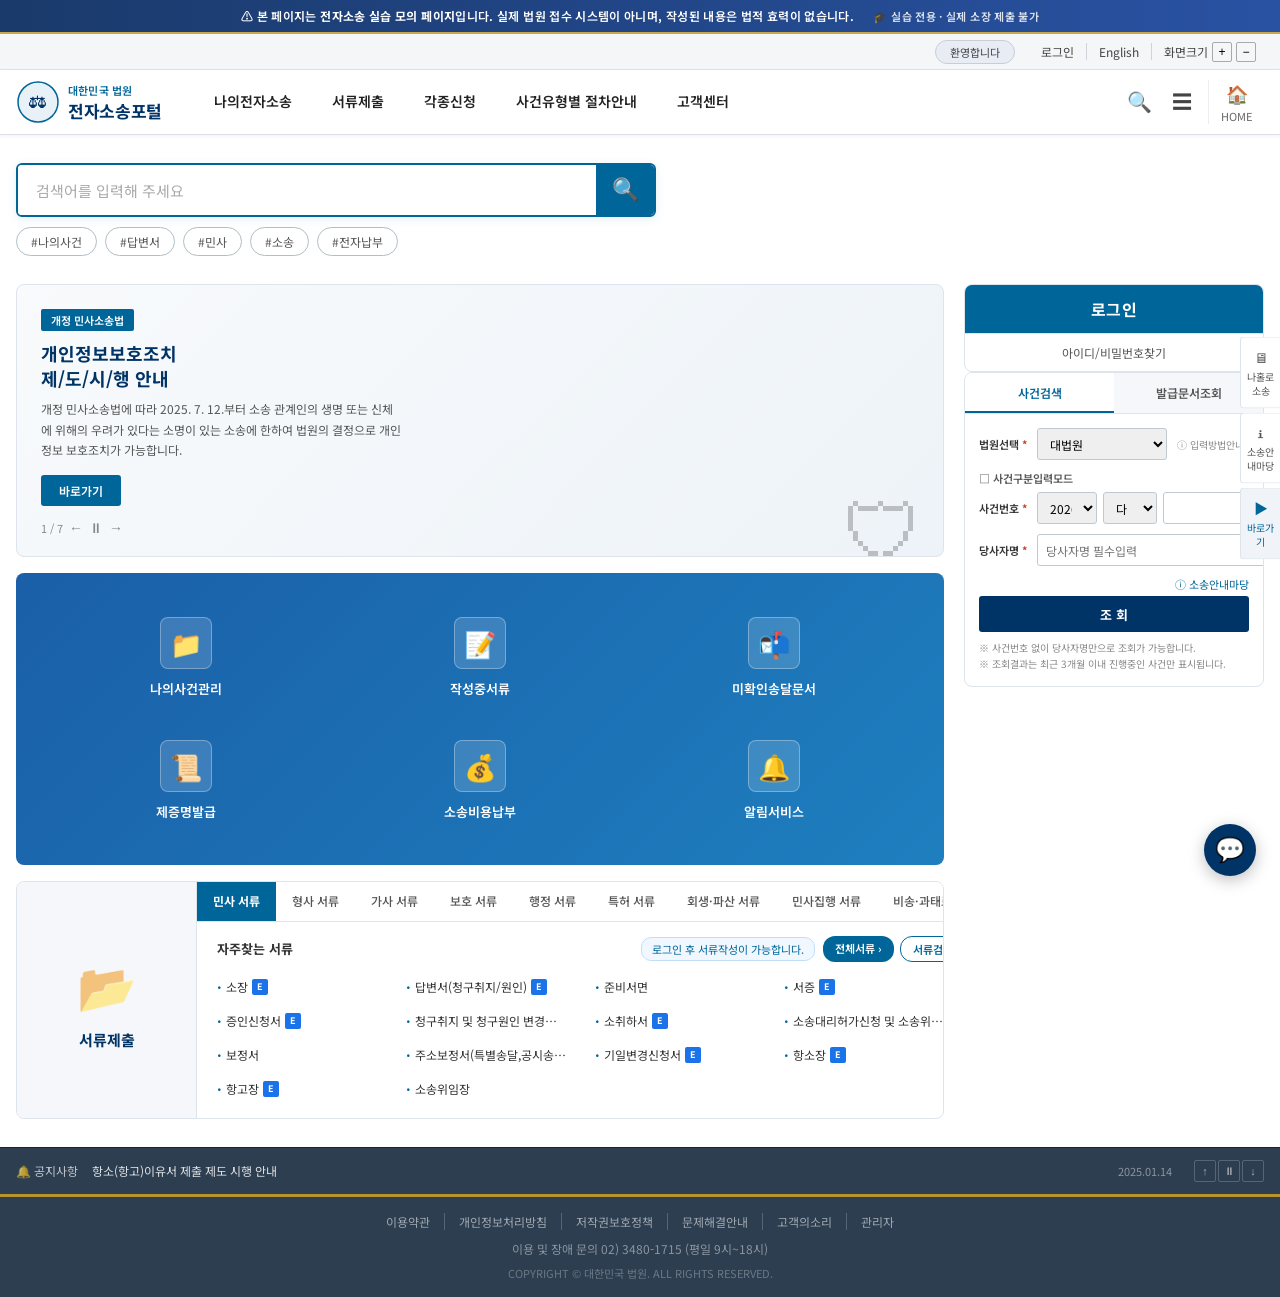
<file: index.html>
<!DOCTYPE html>
<html lang="ko">
<head>
<meta charset="UTF-8">
<meta name="viewport" content="width=device-width, initial-scale=1.0">
<title>ECFS(전자사건접수시스템)모의 프로그램</title>
<link href="https://fonts.googleapis.com/css2?family=Noto+Sans+KR:wght@300;400;500;600;700&display=swap" rel="stylesheet">
<style>
*{box-sizing:border-box;margin:0;padding:0;}
body{font-family:'Noto Sans KR','맑은 고딕',sans-serif;font-size:13px;color:#222;background:#fff;}
a{text-decoration:none;color:inherit;cursor:pointer;}

/* ── 최상단 유틸 바 ── */
.util-bar{background:#f5f6f8;border-bottom:1px solid #e0e3ea;height:36px;display:flex;align-items:center;justify-content:flex-end;padding:0 24px;gap:0;}
.util-bar .greet{background:#e8ecf5;border:1px solid #c8cdd6;border-radius:12px;padding:3px 14px;font-size:11px;color:#444;margin-right:14px;}
.util-bar a{font-size:12px;color:#444;padding:0 12px;border-right:1px solid #d0d3da;}
.util-bar a:last-child{border-right:none;}
.util-bar a:hover{color:#006699;}
.util-bar .font-ctrl{display:flex;align-items:center;gap:4px;padding-left:12px;font-size:12px;color:#444;}
.util-bar .font-ctrl button{background:none;border:1px solid #aaa;width:20px;height:20px;border-radius:2px;cursor:pointer;font-size:12px;display:flex;align-items:center;justify-content:center;}

/* ── GNB ── */
.gnb{background:#fff;border-bottom:1px solid #dde0e8;position:sticky;top:0;z-index:500;box-shadow:0 1px 4px rgba(0,0,0,.06);}
.gnb-inner{max-width:1320px;margin:0 auto;display:flex;align-items:stretch;height:64px;padding:0 16px;position:relative;}
.gnb-logo{display:flex;align-items:center;gap:10px;margin-right:32px;flex-shrink:0;}
.gnb-logo-img{display:flex;align-items:center;gap:8px;}
.logo-emblem{width:44px;height:44px;position:relative;}
.logo-emblem svg{width:44px;height:44px;}
.logo-text{display:flex;flex-direction:column;}
.logo-text .court{font-size:11px;color:#006699;font-weight:600;letter-spacing:.02em;}
.logo-text .portal{font-size:17px;font-weight:700;color:#003366;letter-spacing:-.02em;}
.gnb-nav{display:flex;align-items:stretch;flex:1;}
.gnb-item{position:static;display:flex;align-items:center;padding:0 20px;font-size:14px;font-weight:600;color:#222;cursor:pointer;border-bottom:3px solid transparent;transition:color .15s;white-space:nowrap;}
.gnb-item:hover,.gnb-item.active{color:#006699;border-bottom-color:#006699;}
.gnb-item.active{color:#006699;}
.gnb-right{display:flex;align-items:center;gap:12px;margin-left:auto;}
.gnb-search-btn{background:none;border:none;cursor:pointer;padding:4px;color:#444;font-size:20px;}
.gnb-search-btn:hover{color:#006699;}
.gnb-hamburger{background:none;border:none;cursor:pointer;padding:4px;color:#444;font-size:20px;}
.gnb-hamburger:hover{color:#006699;}
.gnb-home{display:flex;flex-direction:column;align-items:center;justify-content:center;padding:0 12px;font-size:11px;color:#666;gap:2px;border-left:1px solid #eee;cursor:pointer;}
.gnb-home:hover{color:#006699;}
.gnb-home-icon{font-size:18px;}

/* ── 메가 드롭다운 ── */
.mega-drop{display:none;position:absolute;top:100%;left:0;right:0;background:#fff;border-top:3px solid #006699;border-bottom:1px solid #dde0e8;box-shadow:0 8px 24px rgba(0,0,0,.12);z-index:499;}
.gnb-item:hover .mega-drop,.mega-drop:hover{display:flex;}
.mega-inner{max-width:1320px;margin:0 auto;padding:24px 16px;display:flex;gap:0;}
.mega-banner{width:220px;min-width:220px;background:#f0f4f8;border-radius:6px;padding:20px;margin-right:24px;display:flex;flex-direction:column;justify-content:center;align-items:center;}
.mega-banner img{width:80px;opacity:.8;}
.mega-banner-emoji{font-size:56px;opacity:.7;margin-bottom:8px;}
.mega-cols{display:flex;gap:32px;flex:1;}
.mega-col{}
.mega-col-title{font-size:13px;font-weight:700;color:#003366;background:#e8f0f8;padding:7px 12px;border-radius:3px;margin-bottom:8px;cursor:pointer;display:block;}
.mega-col-title:hover{background:#d0dff0;}
.mega-col ul{list-style:none;padding:0;}
.mega-col ul li{padding:4px 12px;}
.mega-col ul li a{font-size:12px;color:#444;display:flex;align-items:center;gap:4px;}
.mega-col ul li a::before{content:'·';color:#006699;font-weight:700;}
.mega-col ul li a:hover{color:#006699;text-decoration:underline;}

/* ── 메인 콘텐츠 ── */
.main-wrap{max-width:1320px;margin:0 auto;padding:28px 16px;}

/* ── 검색 섹션 ── */
.search-section{margin-bottom:28px;}
.search-box{display:flex;align-items:center;max-width:640px;border:2px solid #006699;border-radius:6px;overflow:hidden;background:#fff;box-shadow:0 2px 10px rgba(0,102,153,.1);}
.search-box input{flex:1;height:50px;border:none;padding:0 18px;font-size:15px;font-family:inherit;outline:none;color:#222;}
.search-box input::placeholder{color:#aaa;}
.search-box button{width:58px;height:50px;background:#006699;border:none;cursor:pointer;color:#fff;font-size:22px;display:flex;align-items:center;justify-content:center;transition:background .15s;}
.search-box button:hover{background:#005580;}
.search-tags{display:flex;gap:8px;margin-top:10px;flex-wrap:wrap;}
.stag{background:#fff;border:1px solid #b0bec5;border-radius:16px;padding:5px 14px;font-size:12px;color:#555;cursor:pointer;transition:all .15s;}
.stag:hover{border-color:#006699;color:#006699;background:#f0f7ff;}

/* ── 2컬럼 레이아웃 ── */
.content-row{display:flex;gap:20px;align-items:flex-start;}
.content-left{flex:1;min-width:0;}
.content-right{width:300px;min-width:300px;}

/* ── 슬라이드 배너 ── */
.banner-area{background:linear-gradient(135deg,#f8fafc,#edf3f8);border:1px solid #dde4ec;border-radius:8px;padding:24px 24px 20px;margin-bottom:16px;position:relative;min-height:160px;display:flex;align-items:flex-start;justify-content:space-between;overflow:hidden;}
.banner-content .badge{display:inline-block;background:#006699;color:#fff;font-size:11px;padding:3px 10px;border-radius:2px;margin-bottom:10px;font-weight:600;}
.banner-content h3{font-size:18px;font-weight:700;color:#003366;margin-bottom:8px;line-height:1.4;}
.banner-content p{font-size:12px;color:#555;line-height:1.7;max-width:360px;}
.banner-btn{display:inline-block;margin-top:14px;background:#006699;color:#fff;padding:7px 18px;border-radius:3px;font-size:12px;font-weight:600;cursor:pointer;}
.banner-btn:hover{background:#005580;}
.banner-img{font-size:80px;opacity:.25;position:absolute;right:20px;bottom:-10px;line-height:1;}
.banner-ctrl{display:flex;align-items:center;gap:6px;margin-top:14px;}
.banner-ctrl span{font-size:11px;color:#888;}
.banner-ctrl button{background:none;border:none;cursor:pointer;font-size:14px;color:#888;}
.banner-ctrl button:hover{color:#333;}

/* ── 서비스 카드 그리드 ── */
.service-grid{background:linear-gradient(135deg,#1a5fa8,#1e7fbf);border-radius:8px;padding:24px;display:grid;grid-template-columns:repeat(3,1fr);gap:2px;margin-bottom:16px;}
.svc-item{display:flex;flex-direction:column;align-items:center;padding:20px 12px;cursor:pointer;transition:background .15s;border-radius:6px;}
.svc-item:hover{background:rgba(255,255,255,.15);}
.svc-icon{width:52px;height:52px;background:rgba(255,255,255,.15);border:1.5px solid rgba(255,255,255,.3);border-radius:8px;display:flex;align-items:center;justify-content:center;font-size:26px;margin-bottom:10px;}
.svc-label{font-size:13px;font-weight:600;color:#fff;text-align:center;}

/* ── 서류 탭 섹션 ── */
.doc-section{background:#fff;border:1px solid #dde4ec;border-radius:8px;overflow:hidden;}
.doc-section-left{width:180px;min-width:180px;background:#f5f7fa;display:flex;flex-direction:column;align-items:center;justify-content:center;padding:24px 16px;border-right:1px solid #dde4ec;}
.doc-section-left .folder-icon{font-size:48px;margin-bottom:10px;opacity:.7;}
.doc-section-left .label{font-size:15px;font-weight:700;color:#003366;}
.doc-right{flex:1;padding:0;}
.doc-tabs{display:flex;border-bottom:1px solid #dde4ec;background:#fff;}
.doc-tab{padding:10px 16px;font-size:12px;font-weight:500;color:#555;cursor:pointer;border-bottom:2px solid transparent;transition:all .15s;white-space:nowrap;}
.doc-tab:hover{color:#006699;}
.doc-tab.on{color:#fff;background:#006699;font-weight:700;border-bottom-color:#006699;}
.doc-body{padding:14px 20px;}
.doc-header-row{display:flex;align-items:center;justify-content:space-between;margin-bottom:10px;}
.doc-header-row h4{font-size:13px;font-weight:700;color:#333;}
.doc-header-row .doc-note{font-size:11px;color:#006699;background:#f0f7ff;border:1px solid #c0dff5;padding:3px 10px;border-radius:10px;}
.doc-header-row .doc-btns{display:flex;gap:6px;}
.doc-header-row .doc-btns a{font-size:11px;color:#fff;background:#006699;padding:4px 12px;border-radius:12px;font-weight:600;}
.doc-header-row .doc-btns a.outline{background:#fff;color:#006699;border:1px solid #006699;}
.doc-list{display:grid;grid-template-columns:repeat(4,1fr);gap:4px 0;}
.doc-list-item{font-size:12px;color:#333;padding:5px 0;display:flex;align-items:center;gap:4px;cursor:pointer;}
.doc-list-item:hover{color:#006699;}
.doc-list-item::before{content:'·';color:#006699;font-weight:700;font-size:14px;}
.doc-list-item .doc-ico{width:16px;height:16px;background:#1a73e8;border-radius:2px;display:flex;align-items:center;justify-content:center;font-size:9px;color:#fff;font-weight:700;flex-shrink:0;}

/* ── 우측 패널 ── */
.right-panel{display:flex;flex-direction:column;gap:14px;}
.login-panel{background:#fff;border:1px solid #dde4ec;border-radius:8px;overflow:hidden;}
.login-panel-hd{padding:0;}
.login-btn-main{display:block;width:100%;height:48px;background:#006699;border:none;color:#fff;font-size:16px;font-weight:700;cursor:pointer;font-family:inherit;transition:background .15s;letter-spacing:.02em;}
.login-btn-main:hover{background:#005580;}
.login-panel-links{display:flex;border-top:1px solid #dde4ec;}
.login-panel-links a{flex:1;text-align:center;padding:10px;font-size:12px;color:#555;border-right:1px solid #dde4ec;cursor:pointer;transition:background .15s;}
.login-panel-links a:last-child{border-right:none;}
.login-panel-links a:hover{background:#f5f7fa;color:#006699;}
.user-panel{display:none;background:#fff;border:1px solid #dde4ec;border-radius:8px;padding:16px;}
.user-panel-name{font-size:14px;font-weight:700;color:#003366;margin-bottom:4px;}
.user-panel-org{font-size:12px;color:#888;margin-bottom:12px;}
.user-panel-btns{display:flex;gap:8px;}
.user-panel-btns button{flex:1;height:32px;font-size:12px;font-family:inherit;border-radius:3px;cursor:pointer;font-weight:600;}
.upb-mypage{background:#006699;color:#fff;border:none;}
.upb-logout{background:#fff;color:#666;border:1px solid #ccc;}

/* 사건검색 패널 */
.case-panel{background:#fff;border:1px solid #dde4ec;border-radius:8px;overflow:hidden;}
.case-panel-tabs{display:flex;border-bottom:1px solid #dde4ec;}
.cptab{flex:1;height:40px;background:#f5f7fa;border:none;font-size:12px;font-weight:600;color:#555;cursor:pointer;font-family:inherit;border-bottom:2px solid transparent;transition:all .15s;}
.cptab.on{background:#fff;color:#006699;border-bottom-color:#006699;}
.case-panel-body{padding:14px;}
.cpf{margin-bottom:10px;display:flex;align-items:center;gap:6px;}
.cpf label{font-size:11px;color:#333;font-weight:600;width:52px;flex-shrink:0;}
.cpf label .req{color:#c0392b;}
.cpf select,.cpf input{height:32px;border:1px solid #c0c8d0;border-radius:3px;font-size:12px;font-family:inherit;padding:0 8px;outline:none;}
.cpf select:focus,.cpf input:focus{border-color:#006699;}
.cpf .sel-sm{width:80px;}
.cpf .sel-md{width:60px;}
.cpf .inp-num{width:120px;}
.case-search-btn{width:100%;height:36px;background:#003366;color:#fff;border:none;border-radius:3px;font-size:13px;font-weight:700;cursor:pointer;font-family:inherit;margin-top:4px;transition:background .15s;}
.case-search-btn:hover{background:#002244;}
.case-note{font-size:10px;color:#888;margin-top:8px;line-height:1.6;}
.case-soong{display:flex;align-items:center;justify-content:flex-end;margin-top:6px;}
.case-soong a{font-size:11px;color:#006699;display:flex;align-items:center;gap:3px;cursor:pointer;}

/* ── 공지사항 바 ── */
.notice-bar{background:#2c3e50;border-top:1px solid #1a252f;}
.notice-bar-inner{max-width:1320px;margin:0 auto;padding:0 16px;display:flex;align-items:center;height:46px;gap:14px;}
.notice-icon{display:flex;align-items:center;gap:6px;color:rgba(255,255,255,.7);font-size:12px;white-space:nowrap;}
.notice-text{font-size:12px;color:rgba(255,255,255,.85);flex:1;overflow:hidden;white-space:nowrap;text-overflow:ellipsis;cursor:pointer;}
.notice-text:hover{color:#fff;}
.notice-date{font-size:11px;color:rgba(255,255,255,.45);white-space:nowrap;}
.notice-ctrl{display:flex;gap:2px;margin-left:8px;}
.notice-ctrl button{background:none;border:1px solid rgba(255,255,255,.2);color:rgba(255,255,255,.6);width:22px;height:22px;border-radius:2px;cursor:pointer;font-size:11px;display:flex;align-items:center;justify-content:center;}
.notice-ctrl button:hover{background:rgba(255,255,255,.15);}

/* ── 플로팅 버튼 ── */
.float-right{position:fixed;right:0;top:50%;transform:translateY(-50%);display:flex;flex-direction:column;z-index:300;}
.float-btn{background:#fff;border:1px solid #dde4ec;border-right:none;width:40px;padding:10px 6px;text-align:center;cursor:pointer;font-size:10px;color:#555;line-height:1.4;border-radius:4px 0 0 4px;margin-bottom:4px;transition:all .15s;}
.float-btn:hover{background:#f0f7ff;color:#006699;}
.float-btn .ico{font-size:14px;display:block;margin-bottom:2px;}

/* ── 채팅 버튼 ── */
.chat-btn{position:fixed;bottom:24px;right:24px;width:52px;height:52px;background:#003366;border:none;border-radius:50%;color:#fff;font-size:24px;cursor:pointer;box-shadow:0 4px 16px rgba(0,0,0,.25);z-index:300;display:flex;align-items:center;justify-content:center;}
.chat-btn:hover{background:#006699;}

/* ── 로그인 모달 ── */
.modal-overlay{display:none;position:fixed;inset:0;background:rgba(0,0,0,.5);z-index:9000;align-items:center;justify-content:center;}
.modal-overlay.show{display:flex;}
.modal{background:#fff;width:420px;max-width:95vw;border-radius:4px;overflow:hidden;box-shadow:0 8px 32px rgba(0,0,0,.2);animation:mIn .2s ease;}
@keyframes mIn{from{transform:translateY(16px);opacity:0}to{transform:translateY(0);opacity:1}}
.modal-hd{background:#003366;color:#fff;padding:18px 20px;display:flex;align-items:center;justify-content:space-between;}
.modal-hd h2{font-size:16px;font-weight:700;}
.modal-cl{background:none;border:none;color:#fff;font-size:20px;cursor:pointer;padding:0;}
.modal-body{padding:24px 20px 16px;}
.modal-tabs{display:flex;border-bottom:2px solid #e5e8ee;margin-bottom:18px;}
.mtab{flex:1;text-align:center;padding:9px;font-size:13px;font-weight:600;color:#888;cursor:pointer;border-bottom:2px solid transparent;margin-bottom:-2px;}
.mtab.on{color:#006699;border-bottom-color:#006699;}
.mf{margin-bottom:12px;}
.mf label{display:block;font-size:12px;font-weight:600;color:#555;margin-bottom:4px;}
.mf input{width:100%;height:40px;border:1px solid #c8cdd6;border-radius:3px;padding:0 12px;font-size:13px;font-family:inherit;outline:none;transition:border .15s;}
.mf input:focus{border-color:#006699;}
.mf input.err{border-color:#c0392b;background:#fff9f9;}
.merr{font-size:11px;color:#c0392b;margin-top:3px;display:none;}
.merr.show{display:block;}
.mok{font-size:11px;color:#27ae60;margin-top:3px;display:none;}
.mok.show{display:block;}
.mlopts{display:flex;align-items:center;justify-content:space-between;margin-bottom:16px;}
.mlopts label{display:flex;align-items:center;gap:5px;font-size:12px;color:#555;cursor:pointer;}
.mlopts a{font-size:12px;color:#006699;cursor:pointer;}
.mbtn{width:100%;height:44px;background:#006699;color:#fff;border:none;border-radius:3px;font-size:14px;font-weight:700;cursor:pointer;font-family:inherit;transition:background .15s;margin-bottom:14px;}
.mbtn:hover{background:#005580;}
.mdivider{display:flex;align-items:center;gap:10px;color:#ccc;font-size:11px;margin:14px 0;}
.mdivider::before,.mdivider::after{content:'';flex:1;height:1px;background:#eee;}
.minfo{background:#f0f7ff;border:1px solid #b3d9f0;border-radius:3px;padding:10px 12px;font-size:11px;color:#1a4a6b;line-height:1.8;}
.mfooter{background:#f5f7fa;border-top:1px solid #eee;padding:12px 20px;display:flex;justify-content:center;}
.mflink{font-size:12px;color:#777;cursor:pointer;padding:0 12px;border-right:1px solid #ddd;}
.mflink:last-child{border-right:none;}
.mflink:hover{color:#006699;}
.su-row{display:flex;gap:7px;}
.su-row .mf{flex:1;}

/* ── 토스트 ── */
@keyframes toastIn{0%{opacity:0;transform:translateX(-50%) translateY(-12px)}15%{opacity:1;transform:translateX(-50%) translateY(0)}80%{opacity:1}100%{opacity:0}}
.toast{position:fixed;top:72px;left:50%;transform:translateX(-50%);background:#27ae60;color:#fff;padding:9px 22px;border-radius:20px;font-size:13px;font-weight:700;z-index:9999;box-shadow:0 4px 14px rgba(0,0,0,.18);animation:toastIn 2.8s forwards;pointer-events:none;}
.toast.err{background:#c0392b;}

/* ── 반응형 ── */
@media(max-width:1024px){.content-right{width:260px;min-width:260px;} .gnb-item{padding:0 14px;font-size:13px;}}
@media(max-width:768px){.content-row{flex-direction:column;} .content-right{width:100%;} .doc-section{flex-direction:column;} .gnb-nav{display:none;}}
</style>
</head>
<body>
<!-- ══ 모의 실습 안내 바 ══ -->
<div style="background:linear-gradient(90deg,#1a3a6b,#2952a3);color:#fff;text-align:center;padding:7px 20px;font-size:12px;font-weight:600;letter-spacing:.03em;position:relative;z-index:100;line-height:1.5;border-bottom:2px solid #c8a84b;">
  ⚠️ 본 페이지는 <strong>전자소송 실습 모의 페이지</strong>입니다. 실제 법원 접수 시스템이 아니며, 작성된 내용은 법적 효력이 없습니다.
  <span style="margin-left:16px;font-size:11px;opacity:.85;">🎓 실습 전용 · 실제 소장 제출 불가</span>
</div>

<!-- ── 유틸 바 ── -->
<div class="util-bar">
  <span class="greet" id="util-greet">환영합니다</span>
  <a onclick="showModal('login')" id="util-login">로그인</a>
  <a id="util-logout" style="display:none;" onclick="doLogout()">로그아웃</a>
  <a>English</a>
  <div class="font-ctrl">
    화면크기
    <button onclick="changeFontSize(1)">+</button>
    <button onclick="changeFontSize(-1)">−</button>
  </div>
</div>

<!-- ── GNB ── -->
<div class="gnb">
  <div class="gnb-inner">
    <div class="gnb-logo">
      <div class="gnb-logo-img">
        <div class="logo-emblem">
          <svg viewBox="0 0 44 44" fill="none" xmlns="http://www.w3.org/2000/svg">
            <circle cx="22" cy="22" r="20" fill="#e8f0f8" stroke="#006699" stroke-width="1.5"/>
            <text x="22" y="28" text-anchor="middle" font-size="18" fill="#003366">⚖</text>
          </svg>
        </div>
        <div class="logo-text">
          <span class="court">대한민국 법원</span>
          <span class="portal">전자소송포털</span>
        </div>
      </div>
    </div>
    <nav class="gnb-nav">
      <!-- 나의전자소송 -->
      <div class="gnb-item" id="gnav0" onclick="if(curUser){location.href='mypage.html';}else{showModal('login');}">나의전자소송
        <div class="mega-drop">
          <div class="mega-inner">
            <div class="mega-banner"><div class="mega-banner-emoji">👤</div><div style="font-size:12px;font-weight:700;color:#003366;text-align:center;">나의 전자소송<br>서비스 이용</div></div>
            <div class="mega-cols">
              <div class="mega-col"><span class="mega-col-title">나의사건현황</span><span class="mega-col-title" style="margin-top:6px;">나의사건관리</span><ul><li><a>진행중사건</a></li><li><a>관심사건</a></li><li><a>확정된사건</a></li><li><a>완료된사건</a></li></ul></div>
              <div class="mega-col"><span class="mega-col-title">사건진행</span><ul><li><a>재판일정</a></li><li><a>대조형 쟁점요약</a></li><li><a>사건별게시판</a></li><li><a>문서송부서확인</a></li><li><a>서증인부(문서송부)</a></li><li><a>보정/미보정내역(독촉)</a></li><li><a>엑셀 다운로드(독촉)</a></li><li><a>증거의견입력</a></li></ul></div>
              <div class="mega-col"><span class="mega-col-title">나의문서함</span><ul><li><a>작성중서류</a></li><li><a>제출서류</a></li><li><a>미확인송달문서</a></li><li><a>전체송달문서</a></li><li><a>송달문서 정(등)본발급</a></li></ul><span class="mega-col-title" style="margin-top:10px;">납부/환급관리</span><ul><li><a>소송비용납부</a></li><li><a>상소비용예납</a></li><li><a>전자납부내역</a></li></ul></div>
              <div class="mega-col"><span class="mega-col-title">전자소송사건등록</span><ul><li><a>전자소송사건등록</a></li><li><a>형사전자사본화사건등록</a></li></ul><span class="mega-col-title" style="margin-top:10px;">맞춤형문서함</span><ul><li><a>파산관재인 사건 관리</a></li><li><a>제출문서 반려의견</a></li><li><a>채권정보조회</a></li></ul><span class="mega-col-title" style="margin-top:10px;">나의정보관리</span></div>
            </div>
          </div>
        </div>
      </div>
      <!-- 서류제출 -->
      <div class="gnb-item" id="gnav1">서류제출
        <div class="mega-drop">
          <div class="mega-inner">
            <div class="mega-banner"><div class="mega-banner-emoji">📄</div><div style="font-size:12px;font-weight:700;color:#003366;text-align:center;">서류 작성 및<br>제출 서비스</div></div>
            <div class="mega-cols">
              <div class="mega-col"><span class="mega-col-title">서류검색</span><span class="mega-col-title" style="margin-top:6px;">민사서류</span><ul><li><a href="apply.html" onclick="return checkLogin(event,'apply.html')">민사본안</a></li><li><a>민사신청</a></li><li><a>지급명령(독촉)신청</a></li><li><a>전체서류</a></li></ul></div>
              <div class="mega-col"><span class="mega-col-title">형사서류</span><ul><li><a>형사공판</a></li><li><a>형사신청</a></li><li><a>형사약식</a></li><li><a>영장/즉결</a></li></ul></div>
              <div class="mega-col"><span class="mega-col-title">가사서류</span><ul><li><a>가사소송·비송</a></li><li><a>가사조정</a></li><li><a>가사신청</a></li><li><a>과태료/감치</a></li><li><a>가족관계등록비송</a></li><li><a>전체서류</a></li></ul><span class="mega-col-title" style="margin-top:8px;">보호서류</span><ul><li><a>소년보호</a></li><li><a>가정아동성보호</a></li></ul></div>
              <div class="mega-col"><span class="mega-col-title">행정서류</span><span class="mega-col-title" style="margin-top:6px;">특허서류</span><span class="mega-col-title" style="margin-top:6px;">회생파산서류</span><ul><li><a>개인회생</a></li><li><a>개인파산</a></li><li><a>법인회생(간이회생포함)</a></li><li><a>법인파산</a></li></ul></div>
              <div class="mega-col"><span class="mega-col-title">민사집행서류</span><ul><li><a>부동산 등 집행</a></li><li><a>채권압류 등</a></li><li><a>채권배당</a></li></ul><span class="mega-col-title" style="margin-top:8px;">비송,과태료 서류</span><span class="mega-col-title" style="margin-top:6px;">회신서등 제출</span></div>
            </div>
          </div>
        </div>
      </div>
      <!-- 각종신청 -->
      <div class="gnb-item" id="gnav2">각종신청
        <div class="mega-drop">
          <div class="mega-inner">
            <div class="mega-banner"><div class="mega-banner-emoji">📋</div><div style="font-size:12px;font-weight:700;color:#003366;text-align:center;">각종 신청<br>서비스</div></div>
            <div class="mega-cols">
              <div class="mega-col"><span class="mega-col-title">판결문전자송달신청</span><ul><li><a>판결문전자송달신청</a></li><li><a>판결문전자송달신청내역</a></li></ul><span class="mega-col-title" style="margin-top:10px;">알림서비스신청</span></div>
              <div class="mega-col"><span class="mega-col-title">송달료 자동납부신청</span><span class="mega-col-title" style="margin-top:6px;">제증명발급신청</span><ul><li><a>제증명발급신청</a></li><li><a>제증명발급내역</a></li></ul></div>
              <div class="mega-col"><span class="mega-col-title">그림자배심 참가신청</span><ul><li><a>국민참여재판 일정</a></li><li><a>그림자배심 참가신청</a></li></ul></div>
              <div class="mega-col"><span class="mega-col-title">기록 열람 신청</span><ul><li><a>열람제한문서 열람신청</a></li><li><a>열람제한문서열람</a></li><li><a>원심사건기록 열람신청</a></li><li><a>원심사건기록열람</a></li></ul></div>
            </div>
          </div>
        </div>
      </div>
      <!-- 사건유형별 -->
      <div class="gnb-item" id="gnav3">사건유형별 절차안내
        <div class="mega-drop">
          <div class="mega-inner">
            <div class="mega-banner"><div class="mega-banner-emoji">📚</div><div style="font-size:12px;font-weight:700;color:#003366;text-align:center;">사건유형별<br>절차안내</div></div>
            <div class="mega-cols">
              <div class="mega-col"><span class="mega-col-title">공통안내</span><ul><li><a>전자소송안내</a></li><li><a>영상재판안내</a></li><li><a>재판지원안내</a></li><li><a>관할법원안내</a></li><li><a>법률용어안내</a></li><li><a>납부환급안내</a></li><li><a>알림서비스안내</a></li><li><a>양식 및 작성안내</a></li><li><a>법원상담사례</a></li></ul><span class="mega-col-title" style="margin-top:8px;">민사</span><ul><li><a>민사소송의 개요</a></li><li><a>민사소송의 진행</a></li><li><a>민사소송의 종결</a></li><li><a>일반소송 외 절차</a></li><li><a>민사신청</a></li></ul></div>
              <div class="mega-col"><span class="mega-col-title">가사</span><ul><li><a>가사소송(조정)</a></li><li><a>가사비송</a></li><li><a>가사신청</a></li><li><a>협의이혼</a></li></ul><span class="mega-col-title" style="margin-top:8px;">행정</span><ul><li><a>행정소송의 개요</a></li><li><a>행정소송의 진행</a></li></ul><span class="mega-col-title" style="margin-top:8px;">특허</span><ul><li><a>특허소송의 개념</a></li><li><a>특허소송의 진행</a></li></ul><span class="mega-col-title" style="margin-top:8px;">개인파산/회생</span><ul><li><a>개인파산 및 면책</a></li><li><a>개인회생</a></li></ul></div>
              <div class="mega-col"><span class="mega-col-title">강제집행</span><ul><li><a>강제집행의 개요</a></li><li><a>부동산 강제집행</a></li><li><a>채권에대한 강제집행</a></li><li><a>동산에대한 강제집행</a></li><li><a>기타집행절차</a></li><li><a>강제집행정지</a></li></ul><span class="mega-col-title" style="margin-top:8px;">형사</span><ul><li><a>형사소송</a></li><li><a>국민참여재판</a></li><li><a>인신보호제도</a></li></ul><span class="mega-col-title" style="margin-top:8px;">가정보호</span><ul><li><a>가정보호재판의 개요</a></li><li><a>보호처분 결정</a></li></ul></div>
              <div class="mega-col"><span class="mega-col-title">소년보호</span><ul><li><a>소년보호재판의 개요</a></li><li><a>소년보호재판의 진행</a></li><li><a>보호처분</a></li><li><a>통고제도</a></li></ul><span class="mega-col-title" style="margin-top:8px;">가족관계등록비송</span><ul><li><a>개명</a></li><li><a>가족관계등록창설</a></li><li><a>국적취득자의 성본 창설</a></li><li><a>가족관계등록부 정정</a></li></ul><span class="mega-col-title" style="margin-top:8px;">가족관계등록</span><span class="mega-col-title" style="margin-top:6px;">공탁</span><span class="mega-col-title" style="margin-top:6px;">나홀로소송</span></div>
            </div>
          </div>
        </div>
      </div>
      <!-- 고객센터 -->
      <div class="gnb-item" id="gnav4">고객센터
        <div class="mega-drop">
          <div class="mega-inner">
            <div class="mega-banner"><div class="mega-banner-emoji">🏛</div><div style="font-size:12px;font-weight:700;color:#003366;text-align:center;">고객 지원<br>서비스</div></div>
            <div class="mega-cols">
              <div class="mega-col"><span class="mega-col-title">공지사항</span><span class="mega-col-title" style="margin-top:6px;">자주하는질문</span><span class="mega-col-title" style="margin-top:6px;">문제해결안내</span></div>
              <div class="mega-col"><span class="mega-col-title">인증/보안<br>(프로그램설치)</span><span class="mega-col-title" style="margin-top:6px;">사이트이용안내</span><ul><li><a>이용약관</a></li><li><a>개인정보처리방침</a></li><li><a>저작권보호정책</a></li><li><a>이용안내</a></li></ul></div>
              <div class="mega-col"><span class="mega-col-title">고객의소리</span><span class="mega-col-title" style="margin-top:6px;">링크시유의사항</span><span class="mega-col-title" style="margin-top:6px;">재판조력자게시판</span><span class="mega-col-title" style="margin-top:6px;">사이트맵</span></div>
            </div>
          </div>
        </div>
      </div>
    </nav>
    <div class="gnb-right">
      <button class="gnb-search-btn">🔍</button>
      <button class="gnb-hamburger">☰</button>
      <div class="gnb-home" onclick="location.href='index.html'">
        <span class="gnb-home-icon">🏠</span>
        <span>HOME</span>
      </div>
    </div>
  </div>
</div>

<!-- ── 메인 ── -->
<div class="main-wrap">
  <!-- 검색 -->
  <div class="search-section">
    <div class="search-box">
      <input type="text" placeholder="검색어를 입력해 주세요" id="main-search">
      <button>🔍</button>
    </div>
    <div class="search-tags">
      <span class="stag">#나의사건</span>
      <span class="stag">#답변서</span>
      <span class="stag">#민사</span>
      <span class="stag">#소송</span>
      <span class="stag">#전자납부</span>
    </div>
  </div>

  <div class="content-row">
    <!-- 왼쪽 -->
    <div class="content-left">
      <!-- 배너 -->
      <div class="banner-area">
        <div class="banner-content">
          <span class="badge">개정 민사소송법</span>
          <h3>개인정보보호조치<br><strong style="color:#003366;">제/도/시/행 안내</strong></h3>
          <p>개정 민사소송법에 따라 2025. 7. 12.부터 소송 관계인의 생명 또는 신체에 위해의 우려가 있다는 소명이 있는 소송에 한하여 법원의 결정으로 개인정보 보호조치가 가능합니다.</p>
          <a class="banner-btn">바로가기</a>
          <div class="banner-ctrl">
            <span>1 / 7</span>
            <button>←</button>
            <button>⏸</button>
            <button>→</button>
          </div>
        </div>
        <div class="banner-img">🛡</div>
      </div>

      <!-- 서비스 카드 -->
      <div class="service-grid">
        <div class="svc-item" onclick="goService('mypage')"><div class="svc-icon">📁</div><div class="svc-label">나의사건관리</div></div>
        <div class="svc-item" onclick="goService('drafts')"><div class="svc-icon">📝</div><div class="svc-label">작성중서류</div></div>
        <div class="svc-item" onclick="goService('unconfirmed')"><div class="svc-icon">📬</div><div class="svc-label">미확인송달문서</div></div>
        <div class="svc-item" onclick="goService('cert')"><div class="svc-icon">📜</div><div class="svc-label">제증명발급</div></div>
        <div class="svc-item" onclick="goService('pay')"><div class="svc-icon">💰</div><div class="svc-label">소송비용납부</div></div>
        <div class="svc-item" onclick="goService('alert')"><div class="svc-icon">🔔</div><div class="svc-label">알림서비스</div></div>
      </div>

      <!-- 서류 탭 -->
      <div class="doc-section" style="display:flex;">
        <div class="doc-section-left">
          <div class="folder-icon">📂</div>
          <div class="label">서류제출</div>
        </div>
        <div class="doc-right" style="flex:1;">
          <div class="doc-tabs">
            <div class="doc-tab on" onclick="switchDocTab(0,this)">민사 서류</div>
            <div class="doc-tab" onclick="switchDocTab(1,this)">형사 서류</div>
            <div class="doc-tab" onclick="switchDocTab(2,this)">가사 서류</div>
            <div class="doc-tab" onclick="switchDocTab(3,this)">보호 서류</div>
            <div class="doc-tab" onclick="switchDocTab(4,this)">행정 서류</div>
            <div class="doc-tab" onclick="switchDocTab(5,this)">특허 서류</div>
            <div class="doc-tab" onclick="switchDocTab(6,this)">회생·파산 서류</div>
            <div class="doc-tab" onclick="switchDocTab(7,this)">민사집행 서류</div>
            <div class="doc-tab" onclick="switchDocTab(8,this)">비송·과태료 서류</div>
          </div>
          <div class="doc-body">
            <div class="doc-header-row">
              <h4>자주찾는 서류</h4>
              <div style="display:flex;align-items:center;gap:8px;">
                <span class="doc-note" id="doc-login-note">로그인 후 서류작성이 가능합니다.</span>
                <div class="doc-btns">
                  <a onclick="alert('준비 중입니다.')">전체서류 ›</a>
                  <a class="outline" onclick="alert('준비 중입니다.')">서류검색 ›</a>
                </div>
              </div>
            </div>
            <div class="doc-list" id="doc-list">
              <div class="doc-list-item" onclick="goLogin()">소장 <span class="doc-ico">E</span></div>
              <div class="doc-list-item" onclick="goLogin()">답변서(청구취지/원인) <span class="doc-ico">E</span></div>
              <div class="doc-list-item" onclick="goLogin()">준비서면</div>
              <div class="doc-list-item" onclick="goLogin()">서증 <span class="doc-ico">E</span></div>
              <div class="doc-list-item" onclick="goLogin()">증인신청서 <span class="doc-ico">E</span></div>
              <div class="doc-list-item" onclick="goLogin()">청구취지 및 청구원인 변경…</div>
              <div class="doc-list-item" onclick="goLogin()">소취하서 <span class="doc-ico">E</span></div>
              <div class="doc-list-item" onclick="goLogin()">소송대리허가신청 및 소송위… <span class="doc-ico">E</span></div>
              <div class="doc-list-item" onclick="goLogin()">보정서</div>
              <div class="doc-list-item" onclick="goLogin()">주소보정서(특별송달,공시송…</div>
              <div class="doc-list-item" onclick="goLogin()">기일변경신청서 <span class="doc-ico">E</span></div>
              <div class="doc-list-item" onclick="goLogin()">항소장 <span class="doc-ico">E</span></div>
              <div class="doc-list-item" onclick="goLogin()">항고장 <span class="doc-ico">E</span></div>
              <div class="doc-list-item" onclick="goLogin()">소송위임장</div>
            </div>
          </div>
        </div>
      </div>
    </div>

    <!-- 오른쪽 -->
    <div class="content-right">
      <!-- 로그인 패널 -->
      <div class="login-panel" id="login-panel">
        <div class="login-panel-hd">
          <button class="login-btn-main" onclick="showModal('login')">로그인</button>
        </div>
        <div class="login-panel-links">
          <a onclick="showModal('login')">아이디/비밀번호찾기</a>
        </div>
      </div>
      <!-- 유저 패널 (로그인 후) -->
      <div class="user-panel" id="user-panel">
        <div class="user-panel-name" id="up-name"></div>
        <div class="user-panel-org" id="up-org"></div>
        <div style="display:flex;gap:0;border-top:1px solid #eee;border-bottom:1px solid #eee;margin:10px 0;">
          <div style="flex:1;text-align:center;padding:8px 0;cursor:pointer;" onclick="location.href='mypage.html'">
            <div style="font-size:18px;font-weight:700;color:#006699;">3</div>
            <div style="font-size:10px;color:#888;">진행중사건</div>
          </div>
          <div style="width:1px;background:#eee;"></div>
          <div style="flex:1;text-align:center;padding:8px 0;cursor:pointer;" onclick="location.href='mypage.html'">
            <div style="font-size:18px;font-weight:700;color:#c0392b;">0</div>
            <div style="font-size:10px;color:#888;">미확인문서</div>
          </div>
          <div style="width:1px;background:#eee;"></div>
          <div style="flex:1;text-align:center;padding:8px 0;cursor:pointer;" onclick="location.href='mypage.html'">
            <div style="font-size:18px;font-weight:700;color:#27ae60;">3</div>
            <div style="font-size:10px;color:#888;">재판일정</div>
          </div>
        </div>
        <div class="user-panel-btns">
          <button class="upb-mypage" onclick="location.href='mypage.html'">나의전자소송</button>
          <button class="upb-logout" onclick="doLogout()">로그아웃</button>
        </div>
        <div id="up-admin-link" style="display:none;margin-top:8px;text-align:center;">
          <a onclick="location.href='admin.html'" style="font-size:12px;color:#c0392b;font-weight:700;cursor:pointer;">🔐 관리자 페이지 →</a>
        </div>
      </div>

      <!-- 사건검색 패널 -->
      <div class="case-panel">
        <div class="case-panel-tabs">
          <button class="cptab on" id="cptab0" onclick="switchCpTab(0)">사건검색</button>
          <button class="cptab" id="cptab1" onclick="switchCpTab(1)">발급문서조회</button>
        </div>
        <div class="case-panel-body">
          <div class="cpf">
            <label>법원선택 <span class="req">*</span></label>
            <select class="sel-sm" style="width:130px;"><option>대법원</option><option>서울중앙지법</option><option>서울동부지법</option><option>서울남부지법</option><option>수원지방법원</option></select>
            <span style="font-size:10px;color:#888;cursor:pointer;margin-left:4px;">ⓘ 입력방법안내</span>
          </div>
          <div class="cpf" style="margin-bottom:6px;">
            <label style="width:auto;font-size:11px;color:#555;">□ 사건구분입력모드</label>
          </div>
          <div class="cpf">
            <label>사건번호 <span class="req">*</span></label>
            <select class="sel-sm sel-md"><option>2026</option><option>2025</option><option>2024</option></select>
            <select class="sel-sm sel-md" style="width:54px;"><option>다</option><option>가합</option><option>가단</option><option>나</option></select>
            <input type="text" class="inp-num" placeholder="">
          </div>
          <div class="cpf">
            <label>당사자명 <span class="req">*</span></label>
            <input type="text" style="flex:1;height:32px;border:1px solid #c0c8d0;border-radius:3px;font-size:12px;padding:0 8px;outline:none;font-family:inherit;" placeholder="당사자명 필수입력">
          </div>
          <div class="case-soong"><a>ⓘ 소송안내마당</a></div>
          <button class="case-search-btn">조 회</button>
          <div class="case-note">※ 사건번호 없이 당사자명만으로 조회가 가능합니다.<br>※ 조회결과는 최근 3개월 이내 진행중인 사건만 표시됩니다.</div>
        </div>
      </div>
    </div>
  </div>
</div>

<!-- ── 공지사항 바 ── -->
<div class="notice-bar">
  <div class="notice-bar-inner">
    <div class="notice-icon">🔔 공지사항</div>
    <div class="notice-text" id="notice-text">대전·대구·광주회생법원 개원 작업으로 인한 시스템 중단 안내</div>
    <div class="notice-date" id="notice-date">2026.02.20</div>
    <div class="notice-ctrl">
      <button onclick="prevNotice()">↑</button>
      <button>⏸</button>
      <button onclick="nextNotice()">↓</button>
    </div>
  </div>
</div>

<!-- ── 플로팅 버튼 ── -->
<div class="float-right">
  <div class="float-btn" onclick="goLogin()"><span class="ico">🖥</span>나홀로소송</div>
  <div class="float-btn" onclick="alert('소송안내마당')"><span class="ico">ℹ</span>소송안내마당</div>
  <div class="float-btn" style="background:#f0f4f8;color:#006699;" onclick="alert('바로가기')"><span class="ico">▶</span>바로가기</div>
</div>

<!-- ── 채팅 버튼 ── -->
<button class="chat-btn" title="채팅 상담">💬</button>

<!-- ── 로그인 모달 ── -->
<div class="modal-overlay" id="modal-overlay">
  <div class="modal">
    <div class="modal-hd">
      <h2>⚖ 전자소송 실습 시스템</h2>
      <button class="modal-cl" onclick="closeModal()">✕</button>
    </div>
    <div class="modal-body">
      <!-- 로그인 폼만 -->
      <div id="mf-login">
        <div style="background:#f0f7ff;border:1px solid #b3d9f0;border-radius:4px;padding:12px 14px;margin-bottom:18px;font-size:12px;color:#1a4a6b;line-height:1.8;">
          📋 담당 선생님께 부여받은 <strong>아이디</strong>와 <strong>비밀번호</strong>로 로그인하세요.
        </div>
        <div class="mf"><label>아이디</label><input type="text" id="mi-id" placeholder="아이디 입력" onkeydown="if(event.key==='Enter')doLogin()"></div>
        <div class="mf">
          <label>비밀번호</label>
          <input type="password" id="mi-pw" placeholder="비밀번호 입력" onkeydown="if(event.key==='Enter')doLogin()">
          <div class="merr" id="mi-err"></div>
        </div>
        <div class="mlopts">
          <label><input type="checkbox" id="mi-save" style="accent-color:#006699;"> 아이디 저장</label>
          <a onclick="findPw()">비밀번호 찾기</a>
        </div>
        <button class="mbtn" onclick="doLogin()">로그인</button>
      </div>
    </div>
    <div class="mfooter">
      <span class="mflink">이용약관</span><span class="mflink">개인정보처리방침</span><span class="mflink">고객센터</span>
    </div>
  </div>
</div>

<script>
// ── 계정 ──
const DEFAULT_ACC={
  student01:{pw:'court1234',name:'김바른',org:'바른법률사무소',role:'user',barNum:'서울20113',addr:'서울 서초구 서초대로 107 (서초동)',tel:'010-2111-3077',email:'student01@barun.law'},
  student02:{pw:'court1234',name:'이바른',org:'한결법률사무소',role:'user',barNum:'서울20226',addr:'서울 서초구 서초대로 114 (서초동)',tel:'010-2222-3154',email:'student02@barun.law'},
  student03:{pw:'court1234',name:'박바른',org:'정직법률사무소',role:'user',barNum:'서울20339',addr:'서울 서초구 서초대로 121 (서초동)',tel:'010-2333-3231',email:'student03@barun.law'},
  student04:{pw:'court1234',name:'최바른',org:'신뢰법률사무소',role:'user',barNum:'서울20452',addr:'서울 서초구 서초대로 128 (서초동)',tel:'010-2444-3308',email:'student04@barun.law'},
  student05:{pw:'court1234',name:'정바른',org:'공정법률사무소',role:'user',barNum:'서울20565',addr:'서울 서초구 서초대로 135 (서초동)',tel:'010-2555-3385',email:'student05@barun.law'},
  student06:{pw:'court1234',name:'강바른',org:'진실법률사무소',role:'user',barNum:'서울20678',addr:'서울 서초구 서초대로 142 (서초동)',tel:'010-2666-3462',email:'student06@barun.law'},
  student07:{pw:'court1234',name:'조바른',org:'바른법률사무소',role:'user',barNum:'서울20791',addr:'서울 서초구 서초대로 149 (서초동)',tel:'010-2777-3539',email:'student07@barun.law'},
  student08:{pw:'court1234',name:'윤바른',org:'한결법률사무소',role:'user',barNum:'서울20904',addr:'서울 서초구 서초대로 156 (서초동)',tel:'010-2888-3616',email:'student08@barun.law'},
  student09:{pw:'court1234',name:'장바른',org:'정직법률사무소',role:'user',barNum:'서울21017',addr:'서울 서초구 서초대로 163 (서초동)',tel:'010-2999-3693',email:'student09@barun.law'},
  student10:{pw:'court1234',name:'임바른',org:'신뢰법률사무소',role:'user',barNum:'서울21130',addr:'서울 서초구 서초대로 170 (서초동)',tel:'010-3110-3770',email:'student10@barun.law'},
  admin:{pw:'admin1234',name:'관리자',org:'운영팀',role:'admin',barNum:'',addr:'',tel:'',email:'admin@ecourt.kr'},
};
let curUser=null,idOk=false;
function getAcc(){try{const ls=localStorage.getItem('ec_acc');const stored=ls?JSON.parse(ls):{};return {...stored,...DEFAULT_ACC};}catch{return{...DEFAULT_ACC};}}
function saveAccSess(id,info){try{const s=localStorage.getItem('ec_acc');const a=s?JSON.parse(s):{};a[id]=info;localStorage.setItem('ec_acc',JSON.stringify(a));}catch{}}

function initAuth(){
  try{const u=sessionStorage.getItem('ec_user');if(u){curUser=JSON.parse(u);applyLogin(curUser);return;}}catch{}
  try{const si=localStorage.getItem('ec_sid');if(si){document.getElementById('mi-id').value=si;document.getElementById('mi-save').checked=true;}}catch{}
}
function applyLogin(u){
  document.getElementById('util-login').style.display='none';
  document.getElementById('util-logout').style.display='';
  document.getElementById('util-greet').textContent=u.name+'님 환영합니다';
  document.getElementById('login-panel').style.display='none';
  document.getElementById('user-panel').style.display='block';
  document.getElementById('up-name').textContent='👤 '+u.name;
  document.getElementById('up-org').textContent=u.org||(u.role==='admin'?'관리자':'실습생');
  document.getElementById('doc-login-note').style.display='none';
  // 관리자 링크
  if(u.role==='admin'){
    document.getElementById('up-admin-link').style.display='block';
    // GNB에도 관리자 메뉴 표시
    const nav=document.querySelector('.gnb-nav');
    if(nav&&!document.getElementById('nav-admin-item')){
      const el=document.createElement('div');
      el.id='nav-admin-item';
      el.className='gnb-item';
      el.style.color='#c0392b';
      el.textContent='관리자';
      el.onclick=()=>location.href='admin.html';
      nav.appendChild(el);
    }
  }
}
function goService(type){
  if(!curUser){showModal();return;}
  const map={mypage:'mypage.html',drafts:'mypage.html',unconfirmed:'mypage.html',cert:'mypage.html',pay:'mypage.html',alert:'mypage.html'};
  location.href=map[type]||'mypage.html';
}
function goLogin(){if(curUser){location.href='apply.html';}else{showModal();}}
function checkLogin(e,url){if(!curUser){e.preventDefault();showModal();return false;}return true;}

function showModal(){
  document.getElementById('modal-overlay').classList.add('show');
  setTimeout(()=>document.getElementById('mi-id')?.focus(),100);
}
function closeModal(){document.getElementById('modal-overlay').classList.remove('show');}
function doLogin(){
  const id=document.getElementById('mi-id').value.trim();
  const pw=document.getElementById('mi-pw').value;
  const err=document.getElementById('mi-err');
  err.classList.remove('show');
  document.getElementById('mi-id').classList.remove('err');
  document.getElementById('mi-pw').classList.remove('err');
  if(!id||!pw){err.textContent='아이디와 비밀번호를 입력해주세요.';err.classList.add('show');return;}
  const acc=getAcc()[id];
  if(!acc||acc.pw!==pw){
    err.textContent='아이디 또는 비밀번호가 올바르지 않습니다.';
    err.classList.add('show');
    document.getElementById('mi-id').classList.add('err');
    document.getElementById('mi-pw').classList.add('err');
    return;
  }
  try{if(document.getElementById('mi-save').checked)localStorage.setItem('ec_sid',id);else localStorage.removeItem('ec_sid');}catch{}
  const user={id,name:acc.name,org:acc.org||'',role:acc.role||'user'};
  sessionStorage.setItem('ec_user',JSON.stringify(user));
  curUser=user;
  applyLogin(user);
  closeModal();
  showToast('✅ '+user.name+'님, 환영합니다!');
}
function doLogout(){
  sessionStorage.removeItem('ec_user');
  curUser=null;
  document.getElementById('util-login').style.display='';
  document.getElementById('util-logout').style.display='none';
  document.getElementById('util-greet').textContent='환영합니다';
  document.getElementById('login-panel').style.display='block';
  document.getElementById('user-panel').style.display='none';
  document.getElementById('doc-login-note').style.display='';
  const adminItem=document.getElementById('nav-admin-item');
  if(adminItem)adminItem.remove();
  showToast('로그아웃 되었습니다.');
}
function findPw(){
  const id=document.getElementById('mi-id').value.trim();
  if(!id){alert('아이디를 먼저 입력해주세요.');return;}
  if(!getAcc()[id]){alert('등록되지 않은 아이디입니다.\n담당 선생님께 문의해주세요.');return;}
  alert('[비밀번호 찾기]\n담당 선생님께 비밀번호를 문의해주세요.');
}

// ── 서류탭 ──
const DOC_DATA=[
  ['소장','답변서(청구취지/원인)','준비서면','서증','증인신청서','청구취지 및 청구원인 변경…','소취하서','소송대리허가신청 및 소송위…','보정서','주소보정서(특별송달,공시송…','기일변경신청서','항소장','항고장','소송위임장'],
  ['형사공판서','형사신청서','형사약식','영장/즉결'],
  ['가사소송·비송','가사조정','가사신청','과태료/감치','협의이혼','가족관계등록비송'],
  ['소년보호','가정아동성보호','보호처분'],
  ['행정소송','행정신청'],
  ['특허본안','특허신청'],
  ['개인회생','개인파산','법인회생','법인파산','일반회생'],
  ['부동산 집행','채권압류','채권배당','재산명시'],
  ['비송신청','과태료','재판비용'],
];
function switchDocTab(idx,el){
  document.querySelectorAll('.doc-tab').forEach(t=>t.classList.remove('on'));
  el.classList.add('on');
  const dl=document.getElementById('doc-list');
  dl.innerHTML=DOC_DATA[idx].map(n=>`<div class="doc-list-item" onclick="goLogin()">${n}</div>`).join('');
}

// ── 사건검색탭 ──
function switchCpTab(idx){document.getElementById('cptab0').className='cptab'+(idx===0?' on':'');document.getElementById('cptab1').className='cptab'+(idx===1?' on':'');}

// ── 공지사항 롤링 ──
const NOTICES=[
  {t:'대전·대구·광주회생법원 개원 작업으로 인한 시스템 중단 안내',d:'2026.02.20'},
  {t:'항소(항고)이유서 제출 제도 시행 안내',d:'2025.01.14'},
  {t:'소송촉진법상 법정이율 안내',d:'2025.01.14'},
  {t:'전자소송 시스템 이용에 관한 공고',d:'2025.01.14'},
  {t:'명하는 판결에 적용되는 법정이율은 연12%로 변경되었습니다.',d:'2025.01.14'},
];
let nIdx=0;
function updateNotice(){document.getElementById('notice-text').textContent=NOTICES[nIdx].t;document.getElementById('notice-date').textContent=NOTICES[nIdx].d;}
function nextNotice(){nIdx=(nIdx+1)%NOTICES.length;updateNotice();}
function prevNotice(){nIdx=(nIdx-1+NOTICES.length)%NOTICES.length;updateNotice();}
setInterval(nextNotice,4000);

// ── 폰트크기 ──
let fs=13;
function changeFontSize(d){fs=Math.max(11,Math.min(17,fs+d));document.body.style.fontSize=fs+'px';}

// ── 토스트 ──
function showToast(msg,t=''){const el=document.createElement('div');el.className='toast '+(t||'');el.textContent=msg;document.body.appendChild(el);setTimeout(()=>el.remove(),3000);}

document.addEventListener('DOMContentLoaded',()=>{
  initAuth();
  document.getElementById('modal-overlay').addEventListener('click',e=>{if(e.target===document.getElementById('modal-overlay'))closeModal();});
});
</script>

<!-- 푸터 -->
<footer style="background:#2c3e50;border-top:3px solid #b8922a;margin-top:0;">
  <div style="display:flex;justify-content:center;gap:0;padding:16px 0 10px;flex-wrap:wrap;">
    <span style="font-size:12px;color:rgba(255,255,255,.55);padding:0 14px;border-right:1px solid rgba(255,255,255,.2);cursor:pointer;">이용약관</span>
    <span style="font-size:12px;color:rgba(255,255,255,.55);padding:0 14px;border-right:1px solid rgba(255,255,255,.2);cursor:pointer;">개인정보처리방침</span>
    <span style="font-size:12px;color:rgba(255,255,255,.55);padding:0 14px;border-right:1px solid rgba(255,255,255,.2);cursor:pointer;">저작권보호정책</span>
    <span style="font-size:12px;color:rgba(255,255,255,.55);padding:0 14px;border-right:1px solid rgba(255,255,255,.2);cursor:pointer;">문제해결안내</span>
    <span style="font-size:12px;color:rgba(255,255,255,.55);padding:0 14px;border-right:1px solid rgba(255,255,255,.2);cursor:pointer;">고객의소리</span>
    <span style="font-size:12px;color:rgba(255,255,255,.55);padding:0 14px;cursor:pointer;" onclick="location.href='admin.html'">관리자</span>
  </div>
  <div style="text-align:center;font-size:12px;color:rgba(255,255,255,.45);margin-bottom:8px;">이용 및 장애 문의 02) 3480-1715 (평일 9시~18시)</div>
  <div style="text-align:center;font-size:11px;color:rgba(255,255,255,.3);padding-bottom:16px;">COPYRIGHT © 대한민국 법원. ALL RIGHTS RESERVED.</div>
</footer>
</body>
</html>
</file>
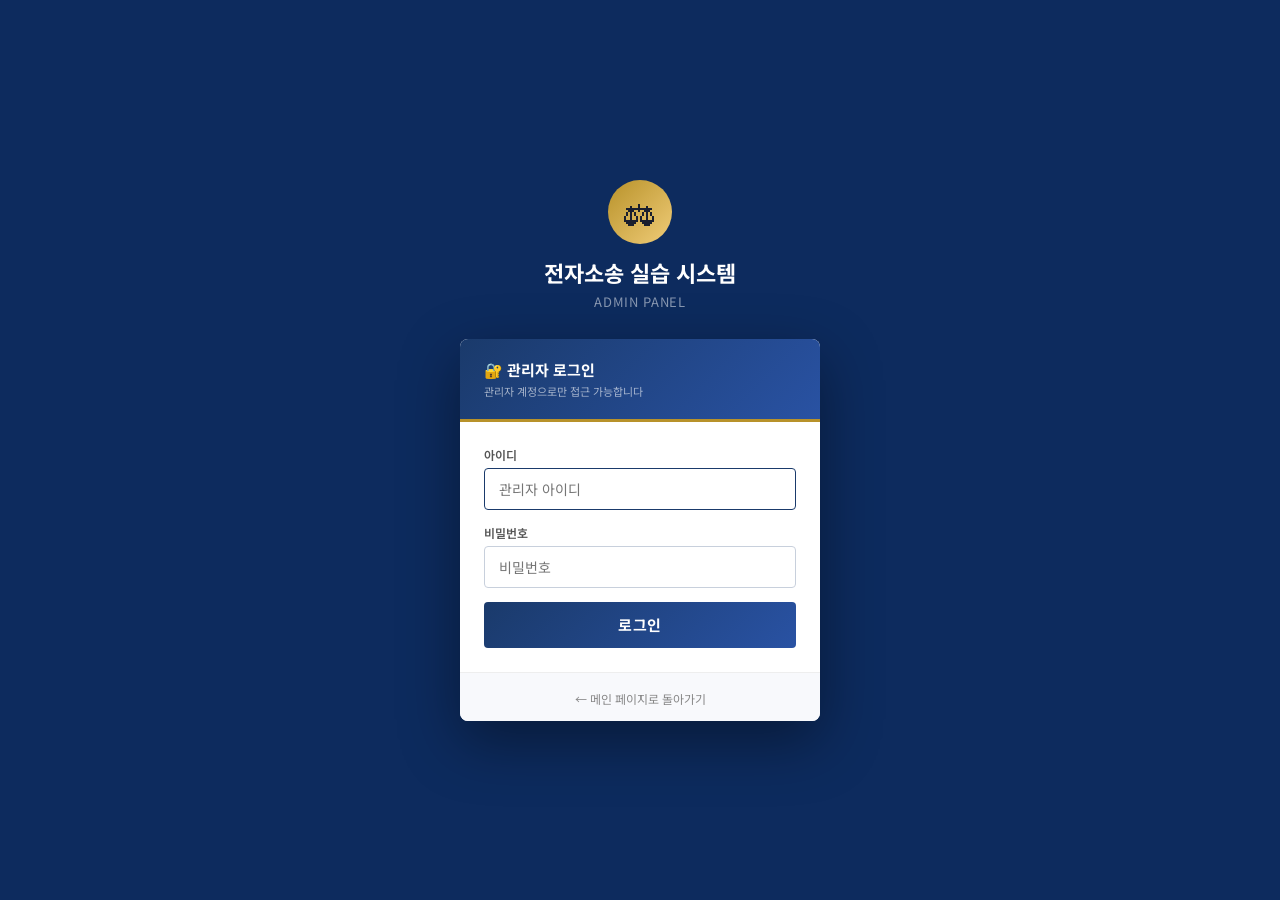
<file: admin.html>
<!DOCTYPE html>
<html lang="ko">
<head>
<meta charset="UTF-8">
<meta name="viewport" content="width=device-width, initial-scale=1.0">
<title>관리자 페이지 — 전자소송 실습 시스템</title>
<link href="https://fonts.googleapis.com/css2?family=Noto+Sans+KR:wght@300;400;500;600;700&display=swap" rel="stylesheet">
<style>

*{box-sizing:border-box;margin:0;padding:0;}
:root{
  --navy:#0d2b5e;--navy2:#1a3a6b;--navy3:#2952a3;
  --gold:#b8922a;--gold2:#d4a84b;
  --bg:#f0f2f7;--surface:#fff;--border:#d8dce8;
  --text:#1a1f2e;--muted:#5a6480;
  --green:#16a34a;--red:#dc2626;--orange:#d97706;--blue:#2563eb;
}
body{font-family:'Noto Sans KR',sans-serif;background:var(--bg);color:var(--text);min-height:100vh;}

/* ── GNB ── */
.gnb{background:var(--navy);border-bottom:3px solid var(--gold);position:sticky;top:0;z-index:200;box-shadow:0 2px 12px rgba(0,0,0,.3);}
.gnb-inner{max-width:1400px;margin:0 auto;display:flex;align-items:center;height:58px;padding:0 24px;gap:20px;}
.gnb-logo{display:flex;align-items:center;gap:10px;text-decoration:none;}
.gnb-logo .ico{width:36px;height:36px;background:linear-gradient(135deg,var(--gold),#f0cc78);border-radius:50%;display:flex;align-items:center;justify-content:center;font-size:18px;}
.gnb-logo .txt{font-size:15px;font-weight:700;color:#fff;}
.gnb-logo .txt span{font-size:10px;display:block;color:rgba(255,255,255,.5);font-weight:400;}
.gnb-badge{background:var(--gold);color:var(--navy);font-size:10px;font-weight:700;padding:3px 10px;border-radius:10px;letter-spacing:.05em;}
.gnb-back{margin-left:auto;font-size:12px;color:rgba(255,255,255,.7);cursor:pointer;display:flex;align-items:center;gap:5px;}
.gnb-back:hover{color:#fff;}
.gnb-user{display:flex;align-items:center;gap:8px;background:rgba(255,255,255,.1);border:1px solid rgba(255,255,255,.2);border-radius:20px;padding:5px 14px;}
.gnb-user span{font-size:12px;color:#fff;font-weight:600;}
.btn-logout{height:26px;padding:0 10px;background:rgba(255,255,255,.15);border:1px solid rgba(255,255,255,.3);border-radius:3px;color:rgba(255,255,255,.75);font-size:11px;cursor:pointer;font-family:inherit;}
.btn-logout:hover{background:rgba(255,255,255,.25);}

/* ── 레이아웃 ── */
.layout{max-width:1400px;margin:0 auto;padding:24px;display:flex;gap:20px;align-items:flex-start;}
.sidebar{width:200px;min-width:200px;position:sticky;top:78px;}
.main{flex:1;min-width:0;}

/* ── 사이드바 ── */
.sidebar-nav{background:#fff;border:1px solid var(--border);border-radius:8px;overflow:hidden;}
.sidebar-nav-hd{padding:14px 16px;background:var(--navy2);color:#fff;font-size:12px;font-weight:700;letter-spacing:.05em;}
.snav-item{display:flex;align-items:center;gap:10px;padding:11px 16px;font-size:13px;color:#555;cursor:pointer;border-bottom:1px solid #f0f2f8;transition:all .15s;}
.snav-item:last-child{border-bottom:none;}
.snav-item:hover{background:#f5f7fc;color:var(--navy2);}
.snav-item.on{background:#eef2fa;color:var(--navy2);font-weight:700;border-left:3px solid var(--navy2);}
.snav-item .ico{font-size:16px;width:20px;text-align:center;}
.snav-item .cnt{margin-left:auto;background:var(--navy2);color:#fff;font-size:10px;font-weight:700;padding:2px 7px;border-radius:10px;}

/* ── 대시보드 카드 ── */
.dash-grid{display:grid;grid-template-columns:repeat(4,1fr);gap:14px;margin-bottom:24px;}
.dash-card{background:#fff;border:1px solid var(--border);border-radius:8px;padding:20px;position:relative;overflow:hidden;}
.dash-card::before{content:'';position:absolute;top:0;left:0;right:0;height:3px;}
.dash-card.blue::before{background:var(--blue);}
.dash-card.green::before{background:var(--green);}
.dash-card.orange::before{background:var(--orange);}
.dash-card.red::before{background:var(--red);}
.dc-label{font-size:12px;color:var(--muted);margin-bottom:8px;font-weight:500;}
.dc-value{font-size:32px;font-weight:700;color:var(--text);line-height:1;margin-bottom:4px;}
.dc-sub{font-size:11px;color:var(--muted);}
.dc-icon{position:absolute;right:16px;top:50%;transform:translateY(-50%);font-size:36px;opacity:.12;}

/* ── 섹션 패널 ── */
.panel{background:#fff;border:1px solid var(--border);border-radius:8px;margin-bottom:20px;overflow:hidden;}
.panel-hd{padding:16px 20px;border-bottom:1px solid var(--border);display:flex;align-items:center;justify-content:space-between;flex-wrap:wrap;gap:8px;}
.panel-hd-title{font-size:14px;font-weight:700;color:var(--navy);display:flex;align-items:center;gap:8px;}
.panel-hd-actions{display:flex;gap:8px;align-items:center;}
.panel-body{padding:20px;}

/* ── 버튼 ── */
.btn{height:32px;padding:0 14px;border-radius:4px;font-size:12px;font-weight:600;font-family:inherit;cursor:pointer;display:inline-flex;align-items:center;gap:5px;transition:all .15s;border:none;white-space:nowrap;}
.btn-navy{background:var(--navy2);color:#fff;}
.btn-navy:hover{background:var(--navy);}
.btn-outline{background:#fff;color:var(--navy2);border:1px solid var(--navy2);}
.btn-outline:hover{background:#eef2f8;}
.btn-gray{background:#fff;color:#444;border:1px solid var(--border);}
.btn-gray:hover{background:#f5f7fc;}
.btn-red{background:#fff;color:var(--red);border:1px solid var(--red);}
.btn-red:hover{background:#fff5f5;}
.btn-green{background:var(--green);color:#fff;}
.btn-green:hover{background:#15803d;}
.btn-sm{height:26px;padding:0 10px;font-size:11px;}

/* ── 테이블 ── */
.tbl{width:100%;border-collapse:collapse;}
.tbl th{background:#f5f7fc;padding:10px 12px;font-size:12px;font-weight:700;color:#444;text-align:left;border-bottom:1px solid var(--border);border-right:1px solid #eaecf4;white-space:nowrap;}
.tbl th:last-child{border-right:none;}
.tbl td{padding:10px 12px;font-size:12px;color:var(--text);border-bottom:1px solid #eaecf4;border-right:1px solid #eaecf4;vertical-align:middle;}
.tbl td:last-child{border-right:none;}
.tbl tr:last-child td{border-bottom:none;}
.tbl tr:hover td{background:#fafbff;}

/* ── 뱃지 ── */
.badge{display:inline-block;padding:3px 9px;border-radius:10px;font-size:11px;font-weight:700;}
.badge-admin{background:#fef3c7;color:#92400e;}
.badge-user{background:#dbeafe;color:#1e40af;}
.badge-active{background:#d1fae5;color:#065f46;}
.badge-inactive{background:#f3f4f6;color:#6b7280;}

/* ── 검색/필터 바 ── */
.search-bar{display:flex;gap:8px;align-items:center;flex-wrap:wrap;}
.search-inp{height:34px;padding:0 12px;border:1px solid var(--border);border-radius:4px;font-size:13px;font-family:inherit;outline:none;transition:border .15s;min-width:200px;}
.search-inp:focus{border-color:var(--navy2);box-shadow:0 0 0 2px rgba(26,58,107,.08);}
.filter-sel{height:34px;padding:0 10px;border:1px solid var(--border);border-radius:4px;font-size:12px;font-family:inherit;outline:none;background:#fff;cursor:pointer;}

/* ── 폼 ── */
.form-grid{display:grid;grid-template-columns:1fr 1fr;gap:14px;}
.fld{display:flex;flex-direction:column;gap:5px;}
.fld label{font-size:12px;font-weight:600;color:#555;}
.fld input,.fld select{height:36px;padding:0 12px;border:1.5px solid var(--border);border-radius:4px;font-size:13px;font-family:inherit;outline:none;transition:border .15s;}
.fld input:focus,.fld select:focus{border-color:var(--navy2);box-shadow:0 0 0 2px rgba(26,58,107,.08);}
.fld-full{grid-column:1/-1;}
.ferr{font-size:11px;color:var(--red);margin-top:2px;display:none;}
.ferr.show{display:block;}
.req{color:var(--red);}

/* ── 팝업 ── */
.pop-overlay{display:none;position:fixed;inset:0;background:rgba(0,0,0,.5);z-index:1000;align-items:center;justify-content:center;backdrop-filter:blur(3px);}
.pop-overlay.show{display:flex;}
.pop-box{background:#fff;border-radius:10px;box-shadow:0 16px 48px rgba(0,0,0,.2);overflow:hidden;width:480px;max-width:95vw;animation:popIn .2s ease;}
@keyframes popIn{from{transform:scale(.94);opacity:0}to{transform:scale(1);opacity:1}}
.pop-hd{background:var(--navy2);color:#fff;padding:16px 20px;display:flex;align-items:center;justify-content:space-between;font-size:14px;font-weight:700;}
.pop-cl{background:none;border:none;color:#fff;font-size:18px;cursor:pointer;}
.pop-bd{padding:20px;}
.pop-ft{padding:0 20px 20px;display:flex;justify-content:flex-end;gap:8px;}

/* ── 토스트 ── */
@keyframes toastAni{0%{opacity:0;transform:translateX(-50%) translateY(-12px)}15%{opacity:1;transform:translateX(-50%) translateY(0)}80%{opacity:1}100%{opacity:0}}
.toast{position:fixed;top:70px;left:50%;transform:translateX(-50%);padding:10px 22px;border-radius:22px;font-size:13px;font-weight:700;z-index:3000;box-shadow:0 4px 16px rgba(0,0,0,.2);animation:toastAni 2.8s ease forwards;pointer-events:none;}
.toast.ok{background:#16a34a;color:#fff;}
.toast.err{background:#dc2626;color:#fff;}
.toast.warn{background:#d97706;color:#fff;}

/* ── 접근제한 ── */
.access-deny{min-height:70vh;display:flex;align-items:center;justify-content:center;}
.access-deny-box{text-align:center;padding:48px;}
.access-deny-box .ico{font-size:60px;margin-bottom:16px;}
.access-deny-box h2{font-size:22px;font-weight:700;color:var(--navy);margin-bottom:8px;}
.access-deny-box p{font-size:14px;color:var(--muted);line-height:1.8;margin-bottom:24px;}

/* ── 활동 로그 ── */
.log-item{display:flex;align-items:flex-start;gap:12px;padding:10px 0;border-bottom:1px solid #f0f2f8;}
.log-item:last-child{border-bottom:none;}
.log-dot{width:8px;height:8px;border-radius:50%;flex-shrink:0;margin-top:5px;}
.log-dot.green{background:var(--green);}
.log-dot.blue{background:var(--blue);}
.log-dot.orange{background:var(--orange);}
.log-txt{font-size:12px;color:#333;line-height:1.6;}
.log-time{font-size:11px;color:#aaa;white-space:nowrap;margin-left:auto;}

/* ── 반응형 ── */
@media(max-width:900px){
  .layout{flex-direction:column;}
  .sidebar{width:100%;position:static;}
  .dash-grid{grid-template-columns:repeat(2,1fr);}
  .form-grid{grid-template-columns:1fr;}
}

/* ── 관리자 로그인 화면 ── */
#admin-login-screen{display:none;position:fixed;inset:0;background:#0d2b5e;z-index:2000;align-items:center;justify-content:center;}
.login-wrap{width:100%;max-width:400px;padding:20px;}
.login-logo{text-align:center;margin-bottom:28px;}
.login-emblem{width:64px;height:64px;background:linear-gradient(135deg,#b8922a,#f0cc78);border-radius:50%;display:flex;align-items:center;justify-content:center;font-size:32px;margin:0 auto 12px;}
.login-title{font-size:22px;font-weight:700;color:#fff;margin-bottom:4px;}
.login-sub{font-size:13px;color:rgba(255,255,255,.5);letter-spacing:.05em;}
.login-box{background:#fff;border-radius:8px;overflow:hidden;box-shadow:0 20px 60px rgba(0,0,0,.4);}
.login-box-hd{background:linear-gradient(135deg,#1a3a6b,#2952a3);padding:20px 24px;border-bottom:3px solid #b8922a;}
.login-box-title{font-size:15px;font-weight:700;color:#fff;}
.login-box-desc{font-size:11px;color:rgba(255,255,255,.6);margin-top:3px;}
.login-box-body{padding:24px;}
.login-box-body .lf{margin-bottom:14px;}
.login-box-body .lf label{display:block;font-size:12px;font-weight:600;color:#555;margin-bottom:5px;}
.login-box-body .lf input{width:100%;height:42px;border:1.5px solid #c8d0dc;border-radius:4px;padding:0 14px;font-size:14px;font-family:inherit;outline:none;box-sizing:border-box;}
.login-box-body .lf input:focus{border-color:#1a3a6b;}
.adm-err{font-size:12px;color:#dc2626;margin-bottom:12px;display:none;background:#fff5f5;border:1px solid #fecaca;border-radius:3px;padding:7px 10px;line-height:1.5;}
.login-btn{width:100%;height:46px;background:linear-gradient(135deg,#1a3a6b,#2952a3);color:#fff;border:none;border-radius:4px;font-size:15px;font-weight:700;cursor:pointer;font-family:inherit;letter-spacing:.03em;}
.login-btn:hover{opacity:.9;}
.login-box-ft{background:#f8f9fc;border-top:1px solid #eee;padding:12px 24px;text-align:center;}
.login-box-ft a{font-size:12px;color:#888;text-decoration:none;}
.login-box-ft a:hover{color:#003366;}

</style>
</head>
<body>
<!-- ══ 모의 실습 안내 바 ══ -->
<div style="background:linear-gradient(90deg,#1a3a6b,#2952a3);color:#fff;text-align:center;padding:7px 20px;font-size:12px;font-weight:600;letter-spacing:.03em;position:relative;z-index:100;line-height:1.5;border-bottom:2px solid #c8a84b;">
  ⚠️ 본 페이지는 <strong>전자소송 실습 모의 페이지</strong>입니다. 실제 법원 접수 시스템이 아니며, 작성된 내용은 법적 효력이 없습니다.
  <span style="margin-left:16px;font-size:11px;opacity:.85;">🎓 실습 전용 · 실제 소장 제출 불가</span>
</div>

<!-- ══ 관리자 로그인 화면 ══ -->
<div id="admin-login-screen" style="display:none;position:fixed;inset:0;background:#0d2b5e;z-index:2000;align-items:center;justify-content:center;">
  <div class="login-wrap">
    <div class="login-logo">
      <div class="login-emblem">⚖</div>
      <div class="login-title">전자소송 실습 시스템</div>
      <div class="login-sub">ADMIN PANEL</div>
    </div>
    <div class="login-box">
      <div class="login-box-hd">
        <div class="login-box-title">🔐 관리자 로그인</div>
        <div class="login-box-desc">관리자 계정으로만 접근 가능합니다</div>
      </div>
      <div class="login-box-body">
        <div class="lf">
          <label>아이디</label>
          <input type="text" id="adm-id" placeholder="관리자 아이디"
            onkeydown="if(event.key==='Enter')document.getElementById('adm-pw').focus()">
        </div>
        <div class="lf">
          <label>비밀번호</label>
          <input type="password" id="adm-pw" placeholder="비밀번호"
            onkeydown="if(event.key==='Enter')doAdminLogin()">
        </div>
        <div id="adm-err" class="adm-err"></div>
        <button class="login-btn" onclick="doAdminLogin()">로그인</button>
      </div>
      <div class="login-box-ft">
        <a href="index.html">← 메인 페이지로 돌아가기</a>
      </div>
    </div>
  </div>
</div>

<!-- GNB (로그인 후 표시) -->
<div class="gnb" id="admin-gnb" style="display:none;">
  <div class="gnb-inner">
    <a class="gnb-logo" href="index.html">
      <div class="ico">⚖</div>
      <div class="txt">전자소송포털<span>ADMIN PANEL · 대한민국 법원</span></div>
    </a>
    <span class="gnb-badge">🔐 관리자 페이지</span>
    <a class="gnb-back" href="index.html">← 메인으로 돌아가기</a>
    <div class="gnb-user" id="gnb-user-area">
      <span>👤</span>
      <span id="gnb-uname" style="font-size:12px;color:#fff;font-weight:600;"></span>
      <span style="font-size:11px;color:rgba(255,255,255,.5);">님</span>
      <button class="btn-logout" onclick="doLogout()">로그아웃</button>
    </div>
  </div>
</div>

<!-- 메인 레이아웃 (로그인 후 표시) -->
<div id="admin-content" style="display:none;">
<div class="layout">

  <!-- 사이드바 -->
  <div class="sidebar">
    <nav class="sidebar-nav">
      <div class="sidebar-nav-hd">⚙ 관리 메뉴</div>
      <div class="snav-item on" id="nav-dashboard" onclick="showPanel('dashboard')"><span class="ico">📊</span>대시보드</div>
      <div class="snav-item" id="nav-accounts" onclick="showPanel('accounts')"><span class="ico">👥</span>계정 관리<span class="cnt" id="acc-cnt">0</span></div>
      <div class="snav-item" id="nav-add" onclick="showPanel('add')"><span class="ico">➕</span>계정 추가</div>
      <div class="snav-item" id="nav-cases" onclick="showPanel('cases')"><span class="ico">🗂</span>사건 관리</div>
      <div class="snav-item" id="nav-practice" onclick="showPanel('practice')" style="border-left:3px solid #006699;"><span class="ico">📋</span>실습 현황<span class="cnt" id="practice-cnt" style="background:#15803d;">0</span></div>
      <div class="snav-item" id="nav-logs" onclick="showPanel('logs')"><span class="ico">📋</span>활동 로그</div>
      <div class="snav-item" id="nav-settings" onclick="showPanel('settings')"><span class="ico">⚙</span>시스템 설정</div>
    </nav>
  </div>

  <!-- 메인 콘텐츠 -->
  <div class="main">

    <!-- ① 대시보드 -->
    <div id="panel-dashboard">
      <div class="dash-grid" style="grid-template-columns:repeat(6,1fr);">
        <div class="dash-card blue"><div class="dc-label">전체 계정</div><div class="dc-value" id="stat-total">0</div><div class="dc-sub">등록된 실습 계정</div><div class="dc-icon">👥</div></div>
        <div class="dash-card green"><div class="dc-label">실습생 계정</div><div class="dc-value" id="stat-users">0</div><div class="dc-sub">일반 실습생</div><div class="dc-icon">🎓</div></div>
        <div class="dash-card orange"><div class="dc-label">관리자 계정</div><div class="dc-value" id="stat-admins">0</div><div class="dc-sub">관리자 권한</div><div class="dc-icon">🔐</div></div>
        <div class="dash-card red"><div class="dc-label">관리자 계정</div><div class="dc-value" id="stat-default">1</div><div class="dc-sub">admin</div><div class="dc-icon">👑</div></div>
        <div class="dash-card" style="border-top-color:#006699;"><div class="dc-label">총 실습 기록</div><div class="dc-value" id="stat-practice" style="color:#006699;">0</div><div class="dc-sub" style="cursor:pointer;color:#006699;" onclick="showPanel('practice')">→ 현황 보기</div><div class="dc-icon">📝</div></div>
        <div class="dash-card" style="border-top-color:#15803d;"><div class="dc-label">실습 평균점수</div><div class="dc-value" id="stat-practice-avg" style="color:#15803d;font-size:22px;">–</div><div class="dc-sub">전체 평균</div><div class="dc-icon">📊</div></div>
      </div>

      <div style="display:grid;grid-template-columns:1fr 1fr;gap:20px;">
        <!-- 최근 등록 계정 -->
        <div class="panel">
          <div class="panel-hd"><div class="panel-hd-title">📝 최근 등록 계정</div><button class="btn btn-gray btn-sm" onclick="showPanel('accounts')">전체보기</button></div>
          <div class="panel-body" id="recent-accounts" style="padding:0;"></div>
        </div>
        <!-- 최근 실습 기록 -->
        <div class="panel">
          <div class="panel-hd"><div class="panel-hd-title">📊 최근 실습 기록</div><button class="btn btn-gray btn-sm" onclick="showPanel('practice')">전체보기</button></div>
          <div id="recent-practice" style="padding:0;max-height:220px;overflow-y:auto;"></div>
        </div>
      </div>
    </div>

    <!-- ② 계정 관리 -->
    <div id="panel-accounts" style="display:none;">
      <div class="panel">
        <div class="panel-hd">
          <div class="panel-hd-title">👥 계정 목록</div>
          <div class="panel-hd-actions">
            <div class="search-bar">
              <input type="text" class="search-inp" id="acc-search" placeholder="이름 또는 아이디 검색" oninput="renderAccTable()">
              <select class="filter-sel" id="acc-filter" onchange="renderAccTable()">
                <option value="">전체</option><option value="user">실습생</option><option value="admin">관리자</option>
              </select>
              <button class="btn btn-navy" onclick="showPanel('add')">➕ 계정 추가</button>
            </div>
          </div>
        </div>
        <div style="overflow-x:auto;">
          <table class="tbl">
            <thead><tr>
              <th style="width:32px;"><input type="checkbox" id="chk-all" onchange="togAllChk(this)"></th>
              <th>아이디</th><th>이름</th><th>소속</th><th>권한</th><th>상태</th><th>등록일</th><th style="width:130px;">관리</th>
            </tr></thead>
            <tbody id="acc-tbody"></tbody>
          </table>
        </div>
        <div style="padding:12px 20px;border-top:1px solid var(--border);display:flex;align-items:center;gap:8px;">
          <button class="btn btn-red btn-sm" onclick="delSelected()">🗑 선택 삭제</button>
          <button class="btn btn-gray btn-sm" onclick="resetSelected()">🔑 선택 비밀번호 초기화</button>
          <span style="margin-left:auto;font-size:12px;color:var(--muted);">총 <strong id="acc-total-label">0</strong>명</span>
        </div>
      </div>
    </div>

    <!-- ③ 계정 추가 -->
    <div id="panel-add" style="display:none;">
      <div class="panel">
        <div class="panel-hd"><div class="panel-hd-title">➕ 새 계정 추가</div></div>
        <div class="panel-body">
          <div class="form-grid">
            <div class="fld">
              <label>이름(변호사명) <span class="req">*</span></label>
              <input type="text" id="add-name" placeholder="예) 김바른">
              <div class="ferr" id="add-name-err"></div>
            </div>
            <div class="fld">
              <label>아이디 <span class="req">*</span> <span style="font-size:11px;color:#aaa;">(영소문자+숫자 4~12자)</span></label>
              <div style="display:flex;gap:6px;">
                <input type="text" id="add-id" placeholder="아이디 입력" style="flex:1;">
                <button class="btn btn-outline" onclick="checkAddId()">중복확인</button>
              </div>
              <div class="ferr" id="add-id-err"></div>
              <div style="font-size:11px;color:var(--green);margin-top:3px;display:none;" id="add-id-ok">✅ 사용 가능한 아이디입니다.</div>
            </div>
            <div class="fld">
              <label>비밀번호 <span class="req">*</span></label>
              <input type="password" id="add-pw" placeholder="6자 이상">
              <div class="ferr" id="add-pw-err"></div>
            </div>
            <div class="fld">
              <label>비밀번호 확인 <span class="req">*</span></label>
              <input type="password" id="add-pw2" placeholder="비밀번호 재입력">
              <div class="ferr" id="add-pw2-err"></div>
            </div>
            <div class="fld">
              <label>소속 법률사무소 <span style="font-size:11px;color:#aaa;">(선택)</span></label>
              <input type="text" id="add-org" placeholder="예) 바른법률사무소">
            </div>
            <div class="fld">
              <label>변호사 등록번호 <span style="font-size:11px;color:#aaa;">(선택)</span></label>
              <input type="text" id="add-barnum" placeholder="예) 서울20113">
            </div>
            <div class="fld fld-full">
              <label>사무소 주소 <span style="font-size:11px;color:#aaa;">(선택 — 소장 대리인 자동입력에 사용)</span></label>
              <input type="text" id="add-addr" placeholder="예) 서울 서초구 서초대로 107 (서초동)">
            </div>
            <div class="fld">
              <label>연락처 <span style="font-size:11px;color:#aaa;">(선택)</span></label>
              <input type="text" id="add-tel" placeholder="예) 010-1234-5678">
            </div>
            <div class="fld">
              <label>이메일 <span style="font-size:11px;color:#aaa;">(선택)</span></label>
              <input type="text" id="add-email" placeholder="예) kim@barun.law">
            </div>
            <div class="fld">
              <label>권한</label>
              <select id="add-role">
                <option value="user">실습생 (일반)</option>
                <option value="admin">관리자</option>
              </select>
            </div>
          </div>
          <div style="margin-top:20px;display:flex;gap:10px;">
            <button class="btn btn-navy" onclick="doAddAccount()">✅ 계정 추가</button>
            <button class="btn btn-gray" onclick="resetAddForm()">↺ 초기화</button>
          </div>
        </div>
      </div>

      <!-- 일괄 추가 -->
      <div class="panel">
        <div class="panel-hd"><div class="panel-hd-title">📦 실습생 일괄 추가</div></div>
        <div class="panel-body">
          <div style="background:#f0f7ff;border:1px solid #bfdbfe;border-radius:6px;padding:14px 16px;font-size:12px;color:#1e3a5f;line-height:1.8;margin-bottom:16px;">
            💡 <strong>일괄 추가</strong>: 접두사 + 번호 범위로 한 번에 여러 계정을 생성합니다.<br>
            예) 접두사 "practice", 번호 01~20 → practice01, practice02 ... practice20
          </div>
          <div style="display:flex;gap:12px;align-items:flex-end;flex-wrap:wrap;">
            <div class="fld"><label>아이디 접두사</label><input type="text" class="fld input" id="bulk-prefix" placeholder="practice" style="height:36px;padding:0 12px;border:1.5px solid var(--border);border-radius:4px;font-size:13px;font-family:inherit;outline:none;width:140px;"></div>
            <div class="fld"><label>시작 번호</label><input type="number" id="bulk-start" value="1" min="1" style="height:36px;padding:0 12px;border:1.5px solid var(--border);border-radius:4px;font-size:13px;width:80px;font-family:inherit;outline:none;"></div>
            <div class="fld"><label>끝 번호</label><input type="number" id="bulk-end" value="10" min="1" style="height:36px;padding:0 12px;border:1.5px solid var(--border);border-radius:4px;font-size:13px;width:80px;font-family:inherit;outline:none;"></div>
            <div class="fld"><label>기본 비밀번호</label><input type="text" id="bulk-pw" value="court1234" style="height:36px;padding:0 12px;border:1.5px solid var(--border);border-radius:4px;font-size:13px;width:120px;font-family:inherit;outline:none;"></div>
            <button class="btn btn-green" onclick="doBulkAdd()">📦 일괄 추가</button>
          </div>
        </div>
      </div>
    </div>

    <!-- ④ 사건 관리 -->
    <div id="panel-cases" style="display:none;">

      <!-- 탭 -->
      <div style="display:flex;gap:0;margin-bottom:16px;border-bottom:2px solid var(--border);">
        <button id="ctab-list" onclick="switchCaseTab('list')"
          style="padding:10px 22px;font-size:13px;font-weight:700;cursor:pointer;border:none;background:none;color:var(--navy2);border-bottom:3px solid var(--navy2);margin-bottom:-2px;font-family:inherit;">
          🗂 전체 사건 목록
        </button>
        <button id="ctab-assign" onclick="switchCaseTab('assign')"
          style="padding:10px 22px;font-size:13px;font-weight:600;cursor:pointer;border:none;background:none;color:#888;border-bottom:3px solid transparent;margin-bottom:-2px;font-family:inherit;">
          👤 학습자별 배정
        </button>
      </div>

      <!-- 전체 사건 목록 탭 -->
      <div id="cview-list">
        <div class="panel">
          <div class="panel-hd">
            <div class="panel-hd-title">🗂 전체 사건 목록 <span style="font-size:11px;color:#888;font-weight:400;">(총 ${CASE_DB.length}건 · 인증번호는 관리자만 확인 가능)</span></div>
            <div class="panel-hd-actions">
              <input type="text" class="search-inp" style="width:180px;" id="case-search" placeholder="사건번호 / 유형 / 법원" oninput="renderCaseTable()">
              <select class="filter-sel" id="case-type-filter" onchange="renderCaseTable()">
                <option value="">전체 유형</option>
                <option value="민사">민사</option>
                <option value="가사">가사</option>
                <option value="행정">행정</option>
                <option value="민사집행">민사집행</option>
              </select>
            </div>
          </div>
          <div style="overflow-x:auto;">
            <table class="tbl" id="case-tbl">
              <thead><tr>
                <th>No.</th><th>사건번호</th><th>법원</th><th>재판부</th>
                <th>소송유형</th><th>사건유형</th><th>원고(신청인)</th><th>피고(피신청인)</th>
                <th>상태</th><th style="background:#fff8e1;color:#92400e;">🔑 전자소송인증번호</th>
              </tr></thead>
              <tbody id="case-tbody"></tbody>
            </table>
          </div>
        </div>
      </div>

      <!-- 학습자별 배정 탭 -->
      <div id="cview-assign" style="display:none;">
        <div style="display:grid;grid-template-columns:320px 1fr;gap:16px;align-items:flex-start;">

          <!-- 왼쪽: 학습자 선택 -->
          <div class="panel" style="position:sticky;top:78px;">
            <div class="panel-hd"><div class="panel-hd-title">👤 학습자 선택</div></div>
            <div class="panel-body" style="padding:12px;">
              <select id="assign-student" class="filter-sel" style="width:100%;height:36px;font-size:13px;margin-bottom:12px;" onchange="renderAssignChecklist()">
                <option value="">— 학습자를 선택하세요 —</option>
              </select>
              <div id="assign-student-info" style="font-size:12px;color:#555;background:#f8f9fc;border-radius:4px;padding:10px;margin-bottom:12px;display:none;"></div>
              <button class="btn btn-navy" style="width:100%;" onclick="saveAssignmentAdmin()">💾 배정 저장</button>
              <div style="margin-top:8px;font-size:11px;color:#888;text-align:center;">선택 후 체크박스로 사건을 배정하세요</div>
            </div>

            <!-- 배정 현황 요약 -->
            <div style="border-top:1px solid var(--border);padding:12px;">
              <div style="font-size:12px;font-weight:700;color:var(--navy);margin-bottom:8px;">📊 현재 배정 현황</div>
              <div id="assign-summary" style="font-size:12px;color:#555;"></div>
            </div>
          </div>

          <!-- 오른쪽: 사건 체크리스트 -->
          <div class="panel">
            <div class="panel-hd">
              <div class="panel-hd-title">📋 배정할 사건 선택</div>
              <div class="panel-hd-actions">
                <button class="btn btn-gray btn-sm" onclick="checkAllCases(true)">전체 선택</button>
                <button class="btn btn-gray btn-sm" onclick="checkAllCases(false)">전체 해제</button>
              </div>
            </div>
            <div id="assign-checklist" style="padding:12px;">
              <div style="text-align:center;color:#aaa;padding:24px;">먼저 왼쪽에서 학습자를 선택해 주세요.</div>
            </div>
          </div>
        </div>
      </div>
    </div>

    <!-- ⑤ 실습 현황 -->
    <div id="panel-practice" style="display:none;">

      <!-- 탭 -->
      <div style="display:flex;gap:0;margin-bottom:16px;border-bottom:2px solid var(--border);">
        <button id="ptab-summary" onclick="switchPracticeTab('summary')"
          style="padding:10px 22px;font-size:13px;font-weight:700;cursor:pointer;border:none;background:none;color:var(--navy2);border-bottom:3px solid var(--navy2);margin-bottom:-2px;font-family:inherit;">📊 학생별 요약</button>
        <button id="ptab-detail" onclick="switchPracticeTab('detail')"
          style="padding:10px 22px;font-size:13px;font-weight:600;cursor:pointer;border:none;background:none;color:#888;border-bottom:3px solid transparent;margin-bottom:-2px;font-family:inherit;">📋 전체 실습 기록</button>
      </div>

      <!-- 학생별 요약 탭 -->
      <div id="pview-summary">
        <!-- 통계 카드 -->
        <div style="display:grid;grid-template-columns:repeat(4,1fr);gap:12px;margin-bottom:16px;" id="practice-stats2"></div>

        <!-- 학생별 카드 목록 -->
        <div class="panel">
          <div class="panel-hd">
            <div class="panel-hd-title">👥 학생별 실습 현황</div>
            <div class="panel-hd-actions">
              <input type="text" class="search-inp" style="width:160px;" id="student-search" placeholder="학생 검색" oninput="renderStudentSummary()">
              <button class="btn btn-gray btn-sm" onclick="renderPracticePanel()">🔄 새로고침</button>
              <button class="btn btn-gray btn-sm" onclick="exportPracticeCSV()">📊 CSV</button>
            </div>
          </div>
          <div id="student-summary-body"></div>
        </div>
      </div>

      <!-- 전체 기록 탭 -->
      <div id="pview-detail" style="display:none;">
        <div class="panel">
          <div class="panel-hd">
            <div class="panel-hd-title">📋 전체 실습 기록</div>
            <div class="panel-hd-actions">
              <input type="text" class="search-inp" style="width:160px;" id="practice-search" placeholder="학생 검색" oninput="renderPracticeDetail()">
              <select class="filter-sel" id="practice-grade-filter" onchange="renderPracticeDetail()">
                <option value="">전체 등급</option>
                <option value="90">🏆 우수 (90+)</option>
                <option value="70">✅ 양호 (70+)</option>
                <option value="50">📝 보통 (50+)</option>
                <option value="0">⚠️ 미흡</option>
              </select>
            </div>
          </div>
          <div style="overflow-x:auto;">
            <table class="tbl">
              <thead><tr>
                <th>학생</th><th>아이디</th><th>점수</th><th>등급</th>
                <th>사건유형</th><th>법원</th><th>입증서류</th><th>실습일시</th><th>피드백</th>
              </tr></thead>
              <tbody id="practice-tbody"></tbody>
            </table>
          </div>
          <div style="padding:10px 16px;border-top:1px solid var(--border);font-size:12px;color:var(--muted);">
            총 <strong id="practice-total-label">0</strong>건
          </div>
        </div>
      </div>
    </div>

    <!-- ⑥ 활동 로그 -->
    <div id="panel-logs" style="display:none;">
      <div class="panel">
        <div class="panel-hd">
          <div class="panel-hd-title">📋 활동 로그</div>
          <button class="btn btn-gray btn-sm" onclick="clearLogs()">🗑 로그 초기화</button>
        </div>
        <div class="panel-body" id="full-logs"></div>
      </div>
    </div>

    <!-- ⑤ 시스템 설정 -->
    <div id="panel-settings" style="display:none;">
      <div class="panel">
        <div class="panel-hd"><div class="panel-hd-title">⚙ 시스템 설정</div></div>
        <div class="panel-body">
          <div style="display:flex;flex-direction:column;gap:16px;">
            <div style="display:flex;align-items:center;justify-content:space-between;padding:14px;background:#f8f9fc;border-radius:6px;border:1px solid var(--border);">
              <div><div style="font-size:13px;font-weight:600;">전체 학생 비밀번호 초기화</div><div style="font-size:12px;color:var(--muted);margin-top:3px;">모든 학생 계정의 비밀번호를 court1234로 초기화합니다</div></div>
              <button class="btn btn-orange" style="background:#d97706;color:#fff;" onclick="resetDefaultPw()">초기화</button>
            </div>
            <div style="display:flex;align-items:center;justify-content:space-between;padding:14px;background:#f8f9fc;border-radius:6px;border:1px solid var(--border);">
              <div><div style="font-size:13px;font-weight:600;">학생 계정 전체 삭제</div><div style="font-size:12px;color:var(--muted);margin-top:3px;">admin을 제외한 모든 학생 계정을 삭제합니다 (되돌릴 수 없음)</div></div>
              <button class="btn btn-red" onclick="deleteAddedAccounts()">전체 삭제</button>
            </div>
            <div style="display:flex;align-items:center;justify-content:space-between;padding:14px;background:#f8f9fc;border-radius:6px;border:1px solid var(--border);">
              <div><div style="font-size:13px;font-weight:600;">활동 로그 초기화</div><div style="font-size:12px;color:var(--muted);margin-top:3px;">저장된 모든 활동 로그를 삭제합니다</div></div>
              <button class="btn btn-gray" onclick="clearLogs()">초기화</button>
            </div>
            <div style="background:#f0f7ff;border:1px solid #bfdbfe;border-radius:6px;padding:14px;font-size:12px;color:#1e3a5f;line-height:1.8;">
              <strong>ℹ 계정 데이터 저장 방식</strong><br>
              계정 데이터는 브라우저 <code>localStorage</code>에 저장됩니다. <strong>탭을 닫아도 유지</strong>되며, 브라우저 캐시를 지우면 초기화됩니다.<br>
              학생 계정은 제한 없이 추가할 수 있습니다 (100명 이상 가능).
            </div>
          </div>
        </div>
      </div>
    </div>

  </div><!-- /.main -->
</div><!-- /.layout -->
</div><!-- #admin-content -->

<!-- 계정 수정 팝업 -->
<div class="pop-overlay" id="pop-edit">
  <div class="pop-box">
    <div class="pop-hd">✏️ 계정 수정 <button class="pop-cl" onclick="closePop('pop-edit')">✕</button></div>
    <div class="pop-bd">
      <div class="form-grid">
        <div class="fld"><label>아이디</label><input type="text" id="edit-id" readonly style="background:#f5f5f5;"></div>
        <div class="fld"><label>이름 <span class="req">*</span></label><input type="text" id="edit-name"></div>
        <div class="fld"><label>새 비밀번호 <span style="font-size:11px;color:#aaa;">(변경 시만 입력)</span></label><input type="password" id="edit-pw" placeholder="비워두면 변경 안 됨"></div>
        <div class="fld"><label>소속</label><input type="text" id="edit-org"></div>
        <div class="fld fld-full"><label>권한</label><select id="edit-role"><option value="user">실습생</option><option value="admin">관리자</option></select></div>
      </div>
    </div>
    <div class="pop-ft"><button class="btn btn-gray" onclick="closePop('pop-edit')">취소</button><button class="btn btn-navy" onclick="doEditAccount()">저장</button></div>
  </div>
</div>

<script src="data.js"></script>
<script>

// ═══ 전역 ═══
// admin 계정만 하드코딩 — 학생 계정은 모두 localStorage에서 관리
const ADMIN_ACC={
  admin:{pw:'admin1234',name:'관리자',org:'운영팀',role:'admin',created:'2026-01-01'},
};
let curUser=null,addIdChecked=false,editingId=null;

// ─── 스토리지: localStorage 기반 (탭 닫아도 유지) ───────────
function getAcc(){
  try{
    const s=localStorage.getItem('ec_acc');
    const stored=s?JSON.parse(s):{};
    // admin 계정은 항상 ADMIN_ACC 우선 (localStorage에 손상된 데이터가 있어도 무시)
    const merged={...stored,...ADMIN_ACC};
    return merged;
  }catch{return{...ADMIN_ACC};}
}
function saveAcc(id,info){
  try{
    const s=localStorage.getItem('ec_acc');
    const a=s?JSON.parse(s):{};
    a[id]=info;
    localStorage.setItem('ec_acc',JSON.stringify(a));
  }catch{}
}
function delAcc(id){
  // admin은 삭제 불가
  if(id==='admin'){showToast('admin 계정은 삭제할 수 없습니다.','warn');return;}
  try{
    const s=localStorage.getItem('ec_acc');
    const a=s?JSON.parse(s):{};
    delete a[id];
    localStorage.setItem('ec_acc',JSON.stringify(a));
  }catch{}
}
function getAllStoredAcc(){
  // localStorage에 저장된 계정 전체 (admin 포함)
  try{const s=localStorage.getItem('ec_acc');return s?JSON.parse(s):{};}catch{return{};}
}
function getLogs(){try{const s=localStorage.getItem('ec_logs');return s?JSON.parse(s):[];}catch{return[];}}
function addLog(type,msg){const l=getLogs();l.unshift({type,msg,time:new Date().toLocaleString('ko-KR')});if(l.length>100)l.pop();try{localStorage.setItem('ec_logs',JSON.stringify(l));}catch{}}

// ═══ 인증 ═══
function initAuth(){
  try{const u=sessionStorage.getItem('ec_user');if(u){curUser=JSON.parse(u);}}catch{}
  if(!curUser||curUser.role!=='admin'){
    document.getElementById('admin-login-screen').style.display='flex';
    document.getElementById('admin-gnb').style.display='none';
    document.getElementById('admin-content').style.display='none';
    setTimeout(()=>{const el=document.getElementById('adm-id');if(el)el.focus();},200);
    return;
  }
  showAdminPanel();
}
function showAdminPanel(){
  document.getElementById('admin-login-screen').style.display='none';
  document.getElementById('admin-gnb').style.display='block';
  document.getElementById('admin-content').style.display='block';
  const el=document.getElementById('gnb-uname');
  if(el)el.textContent=curUser.name;
  renderAll();
}
function doAdminLogin(){
  const id=(document.getElementById('adm-id').value||'').trim();
  const pw=document.getElementById('adm-pw').value||'';
  const err=document.getElementById('adm-err');
  err.style.display='none';
  if(!id||!pw){
    err.textContent='아이디와 비밀번호를 입력해주세요.';
    err.style.display='block';
    return;
  }
  const accounts=getAcc();
  const acc=accounts[id];
  if(!acc||acc.pw!==pw){
    err.innerHTML='아이디 또는 비밀번호가 올바르지 않습니다.<br><small>관리자 계정: admin / admin1234</small>';
    err.style.display='block';
    document.getElementById('adm-pw').value='';
    return;
  }
  if(acc.role!=='admin'){
    err.textContent='관리자 계정이 아닙니다.';
    err.style.display='block';
    return;
  }
  const user={id,name:acc.name,org:acc.org||'',role:'admin'};
  sessionStorage.setItem('ec_user',JSON.stringify(user));
  curUser=user;
  addLog('login','관리자 로그인: '+id);
  showAdminPanel();
}
function doLogout(){
  if(!confirm('로그아웃 하시겠습니까?'))return;
  sessionStorage.removeItem('ec_user');
  curUser=null;
  document.getElementById('admin-login-screen').style.display='flex';
  document.getElementById('admin-gnb').style.display='none';
  document.getElementById('admin-content').style.display='none';
  const id=document.getElementById('adm-id');
  const pw=document.getElementById('adm-pw');
  const err=document.getElementById('adm-err');
  if(id)id.value='';
  if(pw)pw.value='';
  if(err)err.style.display='none';
  setTimeout(()=>{if(id)id.focus();},100);
}

// ═══ 패널 전환 ═══
function showPanel(name){
  ['dashboard','accounts','add','cases','practice','logs','settings'].forEach(p=>{
    const pel=document.getElementById('panel-'+p);
    const nel=document.getElementById('nav-'+p);
    if(pel)pel.style.display=p===name?'block':'none';
    if(nel)nel.className='snav-item'+(p===name?' on':'');
  });
  if(name==='accounts')renderAccTable();
  if(name==='logs')renderFullLogs();
  if(name==='dashboard')renderDashboard();
  if(name==='practice')renderPracticePanel();
  if(name==='cases')renderCasePanel();
}

// ═══ 대시보드 ═══
function renderDashboard(){
  const acc=getAcc();const ids=Object.keys(acc);
  const total=ids.length;
  const users=ids.filter(i=>acc[i].role!=='admin').length;
  const admins=ids.filter(i=>acc[i].role==='admin').length;
  document.getElementById('stat-total').textContent=total;
  document.getElementById('stat-users').textContent=users;
  document.getElementById('stat-admins').textContent=admins;
  document.getElementById('acc-cnt').textContent=total;

  // 실습 현황 통계 - Supabase에서 비동기 로딩
  sbGetAllRecords().then(records=>{
    const localRecs=getAllRecords();
    const finalRecords=records.length>0?records:localRecs;
    const practiceAvg=finalRecords.length?Math.round(finalRecords.reduce((s,r)=>s+r.score,0)/finalRecords.length):0;
    document.getElementById('stat-practice').textContent=finalRecords.length;
    document.getElementById('stat-practice-avg').textContent=practiceAvg+'점';
    document.getElementById('practice-cnt').textContent=finalRecords.length;
    // 최근 실습 기록
    const rp=document.getElementById('recent-practice');
    if(rp){
      rp.innerHTML=finalRecords.slice(0,5).length?finalRecords.slice(0,5).map(r=>`
        <div style="padding:10px 16px;border-bottom:1px solid #f0f2f8;display:flex;align-items:center;gap:10px;">
          <div style="background:${bgFn(r.score)};border-radius:4px;padding:4px 8px;font-size:13px;font-weight:700;color:${colorFn(r.score)};min-width:36px;text-align:center;">${r.score}</div>
          <div style="flex:1;"><div style="font-size:12px;font-weight:600;">${r.userName||'–'} <span style="font-weight:400;color:#888;">(${r.userId||''})</span></div><div style="font-size:11px;color:#aaa;">${r.caseType||'소장 실습'} · ${r.date||''}</div></div>
          <span style="font-size:12px;color:${colorFn(r.score)};">${gradeFn(r.score)}</span>
        </div>`).join('')
      :'<div style="padding:20px;text-align:center;color:#aaa;font-size:12px;">아직 실습 기록이 없습니다.</div>';
    }
  });
  // 최근 계정 (추가된 것 우선)
  const recent=ids.filter(i=>i!=='admin').slice(0,5);
  const recentAll=recent.length?recent:ids.slice(0,5);
  const rb=document.getElementById('recent-accounts');
  rb.innerHTML=recentAll.map(id=>`<div class="log-item" style="padding:10px 20px;"><div class="log-dot ${acc[id].role==='admin'?'orange':'green'}"></div><div class="log-txt"><strong>${acc[id].name}</strong> (${id})<br><span style="color:#aaa;">${acc[id].org||'소속없음'} · ${acc[id].created||'-'}</span></div><span class="badge ${acc[id].role==='admin'?'badge-admin':'badge-user'}">${acc[id].role==='admin'?'관리자':'실습생'}</span></div>`).join('');
  // 최근 실습 기록
  const recentPractice=records.slice(0,5);
  const rp=document.getElementById('recent-practice');
  if(rp){
    rp.innerHTML=recentPractice.length?recentPractice.map(r=>`
      <div style="padding:10px 16px;border-bottom:1px solid #f0f2f8;display:flex;align-items:center;gap:10px;">
        <div style="background:${bgFn(r.score)};border-radius:4px;padding:4px 8px;font-size:13px;font-weight:700;color:${colorFn(r.score)};min-width:36px;text-align:center;">${r.score}</div>
        <div style="flex:1;"><div style="font-size:12px;font-weight:600;">${r.userName||'–'} <span style="font-weight:400;color:#888;">(${r.userId||''})</span></div><div style="font-size:11px;color:#aaa;">${r.caseType||'소장 실습'} · ${r.date||''}</div></div>
        <span style="font-size:12px;color:${colorFn(r.score)};">${gradeFn(r.score)}</span>
      </div>`).join('')
    :'<div style="padding:20px;text-align:center;color:#aaa;font-size:12px;">아직 실습 기록이 없습니다.</div>';
  }
}

// ═══ 계정 테이블 ═══
function renderAccTable(){
  const acc=getAcc();const ids=Object.keys(acc);
  const q=(document.getElementById('acc-search')||{}).value?.trim().toLowerCase()||'';
  const f=(document.getElementById('acc-filter')||{}).value||'';
  const filtered=ids.filter(id=>{
    const a=acc[id];
    if(f&&a.role!==f)return false;
    if(q&&!id.toLowerCase().includes(q)&&!(a.name||'').toLowerCase().includes(q))return false;
    return true;
  });
  document.getElementById('acc-total-label').textContent=filtered.length;
  document.getElementById('acc-cnt').textContent=ids.length;
  const tb=document.getElementById('acc-tbody');
  tb.innerHTML=filtered.map(id=>{
    const a=acc[id];
    const isAdmin=(id==='admin');
    return`<tr>
      <td><input type="checkbox" class="accchk" value="${id}" ${isAdmin?'disabled':''}></td>
      <td><code style="font-size:12px;background:#f0f2f8;padding:2px 6px;border-radius:3px;">${id}</code>${isAdmin?'<span style="font-size:10px;color:#c0392b;margin-left:6px;font-weight:600;">관리자</span>':''}</td>
      <td><strong>${a.name||'–'}</strong></td>
      <td style="color:#666;">${a.org||'–'}</td>
      <td><span class="badge ${a.role==='admin'?'badge-admin':'badge-user'}">${a.role==='admin'?'관리자':'실습생'}</span></td>
      <td><span class="badge badge-active">활성</span></td>
      <td style="color:#888;">${a.created||'–'}</td>
      <td><div style="display:flex;gap:4px;">
        <button class="btn btn-outline btn-sm" onclick="openEdit('${id}')">수정</button>
        <button class="btn btn-gray btn-sm" onclick="resetPw('${id}')">PW초기화</button>
        ${!isAdmin?`<button class="btn btn-red btn-sm" onclick="delAcc1('${id}')">삭제</button>`:''}
      </div></td>
    </tr>`;
  }).join('');
}

// ═══ 계정 추가 ═══
let addIdOk=false;
function checkAddId(){
  const id=document.getElementById('add-id').value.trim();
  const err=document.getElementById('add-id-err');const ok=document.getElementById('add-id-ok');
  err.classList.remove('show');ok.style.display='none';addIdOk=false;
  if(!id){err.textContent='아이디를 입력해주세요.';err.classList.add('show');return;}
  if(!/^[a-z0-9]{4,12}$/.test(id)){err.textContent='영문 소문자+숫자 4~12자로 입력해주세요.';err.classList.add('show');return;}
  if(getAcc()[id]){err.textContent='이미 사용 중인 아이디입니다.';err.classList.add('show');return;}
  ok.style.display='block';addIdOk=true;
}
function doAddAccount(){
  const name=document.getElementById('add-name').value.trim();
  const id=document.getElementById('add-id').value.trim();
  const pw=document.getElementById('add-pw').value;
  const pw2=document.getElementById('add-pw2').value;
  const org=document.getElementById('add-org').value.trim();
  const role=document.getElementById('add-role').value;
  const barNum=(document.getElementById('add-barnum')?.value||'').trim();
  const addr=(document.getElementById('add-addr')?.value||'').trim();
  const tel=(document.getElementById('add-tel')?.value||'').trim();
  const email=(document.getElementById('add-email')?.value||'').trim();
  let valid=true;
  ['add-name-err','add-id-err','add-pw-err','add-pw2-err'].forEach(e=>document.getElementById(e).classList.remove('show'));
  if(!name){document.getElementById('add-name-err').textContent='이름을 입력해주세요.';document.getElementById('add-name-err').classList.add('show');valid=false;}
  if(!addIdOk){document.getElementById('add-id-err').textContent='아이디 중복확인을 해주세요.';document.getElementById('add-id-err').classList.add('show');valid=false;}
  if(pw.length<6){document.getElementById('add-pw-err').textContent='비밀번호는 6자 이상이어야 합니다.';document.getElementById('add-pw-err').classList.add('show');valid=false;}
  if(pw!==pw2){document.getElementById('add-pw2-err').textContent='비밀번호가 일치하지 않습니다.';document.getElementById('add-pw2-err').classList.add('show');valid=false;}
  if(!valid)return;
  const today=new Date().toISOString().split('T')[0];
  saveAcc(id,{pw,name,org,role,barNum,addr,tel,email,created:today});
  addIdOk=false;
  addLog('add',`계정 추가: ${name} (${id}) - ${role==='admin'?'관리자':'실습생'}`);
  showToast('✅ "'+name+'" 계정이 추가되었습니다.','ok');
  resetAddForm();renderAccTable();renderDashboard();
  document.getElementById('acc-cnt').textContent=Object.keys(getAcc()).length;
}
function resetAddForm(){
  ['add-name','add-id','add-pw','add-pw2','add-org','add-barnum','add-addr','add-tel','add-email'].forEach(i=>{
    const el=document.getElementById(i);if(el)el.value='';
  });
  document.getElementById('add-role').value='user';
  document.getElementById('add-id-ok').style.display='none';
  ['add-name-err','add-id-err','add-pw-err','add-pw2-err'].forEach(e=>document.getElementById(e).classList.remove('show'));
  addIdOk=false;
}

// 일괄 추가
function doBulkAdd(){
  const prefix=document.getElementById('bulk-prefix').value.trim();
  const start=parseInt(document.getElementById('bulk-start').value)||1;
  const end=parseInt(document.getElementById('bulk-end').value)||10;
  const pw=document.getElementById('bulk-pw').value.trim()||'court1234';
  if(!prefix){showToast('접두사를 입력해주세요.','err');return;}
  if(end<start||end-start>49){showToast('번호 범위를 확인해주세요. (최대 50개)','warn');return;}
  const today=new Date().toISOString().split('T')[0];
  let added=0;
  for(let i=start;i<=end;i++){
    const id=prefix+String(i).padStart(2,'0');
    if(getAcc()[id])continue;
    saveAcc(id,{pw,name:prefix+String(i).padStart(2,'0'),org:'실습반',role:'user',created:today});
    added++;
  }
  addLog('bulk',`일괄 추가: ${prefix}${String(start).padStart(2,'0')}~${prefix}${String(end).padStart(2,'0')} (${added}개)`);
  showToast(`✅ ${added}개 계정이 추가되었습니다.`,'ok');
  renderDashboard();renderAccTable();
}

// ═══ 계정 수정 ═══
function openEdit(id){
  const acc=getAcc()[id];if(!acc)return;
  editingId=id;
  document.getElementById('edit-id').value=id;
  document.getElementById('edit-name').value=acc.name;
  document.getElementById('edit-pw').value='';
  document.getElementById('edit-org').value=acc.org||'';
  document.getElementById('edit-role').value=acc.role||'user';
  document.getElementById('pop-edit').classList.add('show');
}
function doEditAccount(){
  const name=document.getElementById('edit-name').value.trim();
  const pw=document.getElementById('edit-pw').value;
  const org=document.getElementById('edit-org').value.trim();
  const role=document.getElementById('edit-role').value;
  if(!name){alert('이름을 입력해주세요.');return;}
  const acc=getAcc()[editingId];
  const updated={...acc,name,org,role};
  if(pw&&pw.length>=6)updated.pw=pw;
  else if(pw&&pw.length<6){alert('비밀번호는 6자 이상이어야 합니다.');return;}
  saveAcc(editingId,updated);
  addLog('edit',`계정 수정: ${name} (${editingId})`);
  showToast('✅ 계정이 수정되었습니다.','ok');
  closePop('pop-edit');renderAccTable();renderDashboard();
}

// ═══ 삭제 & 초기화 ═══
function delAcc1(id){
  if(id==='admin'){showToast('admin 계정은 삭제할 수 없습니다.','warn');return;}
  if(!confirm('"'+id+'" 계정을 삭제하시겠습니까?'))return;
  delAcc(id);
  addLog('delete',`계정 삭제: ${id}`);
  showToast('🗑 계정이 삭제되었습니다.','ok');
  renderAccTable();renderDashboard();
}
function delSelected(){
  const chk=[...document.querySelectorAll('.accchk:checked')].map(c=>c.value);
  if(!chk.length){showToast('삭제할 계정을 선택해주세요.','warn');return;}
  const toDelete=chk.filter(id=>id!=='admin');
  const adminBlocked=chk.filter(id=>id==='admin');
  if(adminBlocked.length)showToast('admin 계정은 삭제할 수 없습니다.','warn');
  if(!toDelete.length)return;
  if(!confirm(toDelete.length+'개 계정을 삭제하시겠습니까?'))return;
  toDelete.forEach(id=>delAcc(id));
  addLog('delete',`계정 일괄 삭제: ${toDelete.join(', ')}`);
  showToast(`🗑 ${toDelete.length}개 계정이 삭제되었습니다.`,'ok');
  renderAccTable();renderDashboard();
}
function resetPw(id){
  if(!confirm('"'+id+'" 비밀번호를 court1234로 초기화하시겠습니까?'))return;
  const acc=getAcc()[id];if(!acc)return;
  saveAcc(id,{...acc,pw:'court1234'});
  addLog('edit',`비밀번호 초기화: ${id}`);
  showToast('🔑 비밀번호가 court1234로 초기화되었습니다.','ok');
}
function resetSelected(){
  const chk=[...document.querySelectorAll('.accchk:checked')].map(c=>c.value);
  if(!chk.length){showToast('선택된 계정이 없습니다.','warn');return;}
  if(!confirm(chk.length+'개 계정의 비밀번호를 court1234로 초기화하시겠습니까?'))return;
  chk.forEach(id=>{const acc=getAcc()[id];if(acc)saveAcc(id,{...acc,pw:'court1234'});});
  addLog('edit',`비밀번호 일괄 초기화: ${chk.join(', ')}`);
  showToast(`🔑 ${chk.length}개 계정의 비밀번호가 초기화되었습니다.`,'ok');
  renderAccTable();
}
function resetDefaultPw(){
  // 더 이상 기본 계정이 없으므로 전체 학생 계정 PW 초기화
  const acc=getAcc();
  const students=Object.keys(acc).filter(id=>id!=='admin'&&acc[id].role!=='admin');
  if(!students.length){showToast('초기화할 학생 계정이 없습니다.','warn');return;}
  if(!confirm(`학생 계정 ${students.length}개의 비밀번호를 court1234로 초기화하시겠습니까?`))return;
  students.forEach(id=>saveAcc(id,{...acc[id],pw:'court1234'}));
  addLog('edit',`학생 계정 전체 비밀번호 초기화 (${students.length}개)`);
  showToast(`🔑 ${students.length}개 학생 계정의 비밀번호가 초기화되었습니다.`,'ok');
}
function deleteAddedAccounts(){
  const acc=getAcc();
  const toDelete=Object.keys(acc).filter(id=>id!=='admin'&&acc[id].role!=='admin');
  if(!toDelete.length){showToast('삭제할 학생 계정이 없습니다.','warn');return;}
  if(!confirm(`학생 계정 ${toDelete.length}개를 모두 삭제하시겠습니까?\n이 작업은 되돌릴 수 없습니다.`))return;
  toDelete.forEach(id=>delAcc(id));
  addLog('delete',`학생 계정 전체 삭제 (${toDelete.length}개)`);
  showToast(`🗑 학생 계정 ${toDelete.length}개가 삭제되었습니다.`,'ok');
  renderAccTable();renderDashboard();
}

// ═══ 로그 ═══
function renderFullLogs(){
  const logsData=getLogs();
  const colors={login:'green',signup:'blue',add:'blue',delete:'orange',edit:'orange',bulk:'green'};
  document.getElementById('full-logs').innerHTML=logsData.length?logsData.map(l=>`<div class="log-item"><div class="log-dot ${colors[l.type]||'blue'}"></div><div class="log-txt">${l.msg}</div><span class="log-time">${l.time}</span></div>`).join(''):'<div style="text-align:center;color:#aaa;font-size:12px;padding:30px;">활동 로그가 없습니다.</div>';
}
function clearLogs(){
  if(!confirm('모든 로그를 삭제하시겠습니까?'))return;
  localStorage.removeItem('ec_logs');
  showToast('로그가 초기화되었습니다.','ok');
  if(document.getElementById('panel-logs').style.display!=='none')renderFullLogs();
  renderDashboard();
}

// ═══ 실습 현황 ═══
// ═══ Supabase 설정 ═══
const SB_URL = 'https://ecmeafiajoksyeuisreh.supabase.co';
const SB_KEY = 'eyJhbGciOiJIUzI1NiIsInR5cCI6IkpXVCJ9.eyJpc3MiOiJzdXBhYmFzZSIsInJlZiI6ImVjbWVhZmlham9rc3lldWlzcmVoIiwicm9sZSI6ImFub24iLCJpYXQiOjE3NzQwNzI2MzgsImV4cCI6MjA4OTY0ODYzOH0.ja3E_eEQZdf9H7puShfZzkQpb2xyNTBO7XeFqDWsoIs';
const SB_HEADERS = {'apikey':SB_KEY,'Authorization':'Bearer '+SB_KEY};

function getAllRecords(){
  // 동기 호환용: localStorage 반환 (비동기 로딩은 renderPracticePanel에서 처리)
  try{return JSON.parse(localStorage.getItem('ec_all_records')||'[]');}catch{return[];}
}

async function sbGetAllRecords(){
  try{
    const res = await fetch(
      SB_URL+'/rest/v1/practice_records?order=created_at.desc&limit=500',
      {headers: SB_HEADERS}
    );
    if(!res.ok) return [];
    const data = await res.json();
    return data.map(r=>({
      userId: r.student_id,
      userName: r.user_name,
      score: r.score,
      feedback: r.feedback,
      caseType: r.case_type,
      court: r.court,
      plaintiff: r.plaintiff,
      defendant: r.defendant,
      hasAgent: r.has_agent,
      evidenceCount: r.evidence_count,
      date: r.date_str || new Date(r.created_at).toLocaleString('ko-KR'),
    }));
  }catch(e){ console.error('[Supabase] 전체기록 읽기 실패:', e); return []; }
}
function gradeFn(s){return s>=90?'🏆 우수':s>=70?'✅ 양호':s>=50?'📝 보통':'⚠️ 미흡';}
function colorFn(s){return s>=90?'#15803d':s>=70?'#1e40af':s>=50?'#92400e':'#991b1b';}
function bgFn(s){return s>=90?'#f0fdf4':s>=70?'#eff6ff':s>=50?'#fffbeb':'#fef2f2';}

function renderPracticePanel(){
  // 로딩 표시
  const statsEl=document.getElementById('practice-stats2');
  if(statsEl)statsEl.innerHTML='<div style="grid-column:1/-1;text-align:center;padding:20px;color:#aaa;">⏳ 데이터 불러오는 중...</div>';
  const body=document.getElementById('student-summary-body');
  if(body)body.innerHTML='<div style="text-align:center;padding:40px;color:#aaa;">⏳ Supabase에서 기록을 불러오는 중...</div>';

  sbGetAllRecords().then(records=>{
    // localStorage 백업과 병합
    const localRecs=getAllRecords();
    const finalRecords=records.length>0?records:localRecs;

    // localStorage에도 캐시
    if(records.length>0){
      try{localStorage.setItem('ec_all_records',JSON.stringify(records));}catch{}
    }

    const total=finalRecords.length;
    const avg=total?Math.round(finalRecords.reduce((s,r)=>s+r.score,0)/total):0;
    const best=total?Math.max(...finalRecords.map(r=>r.score)):0;
    const participants=new Set(finalRecords.map(r=>r.userId)).size;
    document.getElementById('practice-cnt').textContent=total;

    if(statsEl)statsEl.innerHTML=`
      <div style="background:#eff6ff;border-radius:6px;padding:14px;text-align:center;border:1px solid #bfdbfe;">
        <div style="font-size:28px;font-weight:700;color:#1e40af;">${total}</div>
        <div style="font-size:11px;color:#64748b;margin-top:2px;">총 실습 횟수</div>
      </div>
      <div style="background:#f0fdf4;border-radius:6px;padding:14px;text-align:center;border:1px solid #bbf7d0;">
        <div style="font-size:28px;font-weight:700;color:#15803d;">${participants}</div>
        <div style="font-size:11px;color:#64748b;margin-top:2px;">참여 학생 수</div>
      </div>
      <div style="background:#fffbeb;border-radius:6px;padding:14px;text-align:center;border:1px solid #fde68a;">
        <div style="font-size:28px;font-weight:700;color:#92400e;">${avg}</div>
        <div style="font-size:11px;color:#64748b;margin-top:2px;">전체 평균 점수</div>
      </div>
      <div style="background:#fef2f2;border-radius:6px;padding:14px;text-align:center;border:1px solid #fecaca;">
        <div style="font-size:28px;font-weight:700;color:#991b1b;">${best}</div>
        <div style="font-size:11px;color:#64748b;margin-top:2px;">최고 점수</div>
      </div>`;

    // 학생별 요약 렌더링 (데이터 전달)
    renderStudentSummaryWithData(finalRecords);
  });
}

function switchPracticeTab(tab){
  document.getElementById('pview-summary').style.display=tab==='summary'?'':'none';
  document.getElementById('pview-detail').style.display=tab==='detail'?'':'none';
  const on='padding:10px 22px;font-size:13px;font-weight:700;cursor:pointer;border:none;background:none;color:var(--navy2);border-bottom:3px solid var(--navy2);margin-bottom:-2px;font-family:inherit;';
  const off='padding:10px 22px;font-size:13px;font-weight:600;cursor:pointer;border:none;background:none;color:#888;border-bottom:3px solid transparent;margin-bottom:-2px;font-family:inherit;';
  document.getElementById('ptab-summary').style.cssText=tab==='summary'?on:off;
  document.getElementById('ptab-detail').style.cssText=tab==='detail'?on:off;
  if(tab==='detail') renderPracticeDetail();
  else renderStudentSummary();
}

function renderStudentSummaryWithData(records){
  const q=(document.getElementById('student-search')||{}).value?.trim().toLowerCase()||'';
  const byStudent={};
  records.forEach(r=>{
    const uid=r.userId||'unknown';
    if(!byStudent[uid])byStudent[uid]={userId:uid,userName:r.userName||uid,records:[]};
    byStudent[uid].records.push(r);
  });
  let students=Object.values(byStudent);
  if(q)students=students.filter(s=>s.userName.toLowerCase().includes(q)||s.userId.toLowerCase().includes(q));
  const body=document.getElementById('student-summary-body');
  if(!body)return;
  if(!students.length){
    body.innerHTML='<div style="text-align:center;padding:48px;color:#aaa;"><div style="font-size:40px;margin-bottom:12px;">📋</div><div style="font-size:14px;font-weight:600;color:#888;margin-bottom:6px;">아직 실습 기록이 없습니다</div><div style="font-size:12px;">학생이 소장 작성을 완료하면 자동으로 기록됩니다.</div></div>';
    return;
  }
  const rows=students.map(s=>{
    const cnt=s.records.length;
    const avg=Math.round(s.records.reduce((a,r)=>a+r.score,0)/cnt);
    const best=Math.max(...s.records.map(r=>r.score));
    const latest=s.records[0];
    const recRows=s.records.map(r=>`
      <div style="padding:12px 20px 12px 40px;border-top:1px solid #f0f4f8;display:flex;gap:12px;">
        <div style="background:${bgFn(r.score)};border-radius:6px;padding:8px 12px;text-align:center;min-width:56px;flex-shrink:0;">
          <div style="font-size:18px;font-weight:700;color:${colorFn(r.score)};">${r.score}</div>
          <div style="font-size:9px;color:${colorFn(r.score)};font-weight:600;">${gradeFn(r.score).split(' ')[1]}</div>
        </div>
        <div style="flex:1;">
          <div style="font-size:11px;color:#666;margin-bottom:6px;">
            📅 ${r.date||'–'} | ⚖ ${r.caseType||'소장 실습'} | 🏛 ${r.court||'–'} | 📁 ${r.evidenceCount||0}건
          </div>
          <div style="background:#f8f9fc;border:1px solid #e0e6ee;border-radius:4px;padding:8px 12px;">
            <div style="font-size:11px;font-weight:700;color:#003366;margin-bottom:4px;">🤖 AI 피드백</div>
            <div style="font-size:11px;color:#444;line-height:1.8;white-space:pre-wrap;">${(r.feedback||'피드백 없음').replace(/\*\*(.*?)\*\*/g,'<strong>$1</strong>')}</div>
          </div>
        </div>
      </div>`).join('');
    return `<div style="border-bottom:1px solid #f0f2f8;">
      <div style="padding:14px 20px;display:flex;align-items:center;gap:14px;cursor:pointer;background:#fafbfc;"
        onclick="toggleStudentDetail('sd-${s.userId}')">
        <div style="width:44px;height:44px;background:${bgFn(avg)};border-radius:50%;display:flex;align-items:center;justify-content:center;font-size:15px;font-weight:700;color:${colorFn(avg)};border:2px solid ${colorFn(avg)};">${avg}</div>
        <div style="flex:1;">
          <div style="font-size:13px;font-weight:700;color:#003366;">${s.userName}<span style="font-size:11px;font-weight:400;color:#888;margin-left:6px;">(${s.userId})</span></div>
          <div style="font-size:11px;color:#888;margin-top:3px;">실습 <strong>${cnt}회</strong> · 평균 <strong style="color:${colorFn(avg)};">${avg}점</strong> · 최고 <strong>${best}점</strong> · 최근: ${latest.date||'–'}</div>
        </div>
        <span style="font-size:12px;font-weight:700;color:${colorFn(avg)};margin-right:6px;">${gradeFn(avg)}</span>
        <span style="font-size:16px;color:#bbb;" id="arr-${s.userId}">▼</span>
      </div>
      <div id="sd-${s.userId}" style="display:none;background:#fff;">${recRows}</div>
    </div>`;
  }).join('');
  body.innerHTML=rows;
}

function toggleStudentDetail(id){
  const el=document.getElementById(id);if(!el)return;
  const uid=id.replace('sd-','');
  const arr=document.getElementById('arr-'+uid);
  const open=el.style.display!=='none';
  el.style.display=open?'none':'block';
  if(arr)arr.textContent=open?'▼':'▲';
}

function renderPracticeDetail(){
  let records=getAllRecords();
  const q=(document.getElementById('practice-search')||{}).value?.trim().toLowerCase()||'';
  const gf=(document.getElementById('practice-grade-filter')||{}).value||'';
  if(q) records=records.filter(r=>(r.userName||'').toLowerCase().includes(q)||(r.userId||'').toLowerCase().includes(q));
  if(gf) records=records.filter(r=>gf==='90'?r.score>=90:gf==='70'?r.score>=70&&r.score<90:gf==='50'?r.score>=50&&r.score<70:r.score<50);
  if(document.getElementById('practice-total-label')) document.getElementById('practice-total-label').textContent=records.length;
  const tbody=document.getElementById('practice-tbody');
  if(!records.length){tbody.innerHTML='<tr><td colspan="9" style="text-align:center;color:#aaa;padding:24px;">실습 기록이 없습니다.</td></tr>';return;}
  tbody.innerHTML=records.map((r,i)=>`<tr>
    <td><strong>${r.userName||'–'}</strong></td>
    <td><code style="font-size:11px;background:#f0f2f8;padding:2px 6px;border-radius:3px;">${r.userId||'–'}</code></td>
    <td><div style="background:${bgFn(r.score)};border-radius:4px;padding:3px 8px;text-align:center;font-weight:700;font-size:13px;color:${colorFn(r.score)};display:inline-block;">${r.score}</div></td>
    <td><span style="color:${colorFn(r.score)};font-weight:600;">${gradeFn(r.score)}</span></td>
    <td style="font-size:11px;">${r.caseType||'–'}</td><td style="font-size:11px;">${r.court||'–'}</td>
    <td style="text-align:center;">${r.evidenceCount||0}건</td>
    <td style="font-size:11px;color:#888;">${r.date||'–'}</td>
    <td><button class="btn btn-gray btn-sm" onclick="showFeedbackDetail(${i})">보기</button></td>
  </tr>`).join('');
  window._practiceRecords=records;
}

function showFeedbackDetail(idx){
  const r=window._practiceRecords?.[idx];
  if(!r)return;
  const existing=document.getElementById('pop-feedback');
  if(existing)existing.remove();
  const pop=document.createElement('div');
  pop.id='pop-feedback';
  pop.className='pop-overlay show';
  pop.innerHTML=`<div class="pop-box" style="width:520px;max-height:80vh;overflow-y:auto;">
    <div class="pop-hd">${r.userName}(${r.userId}) 실습 피드백 <button class="pop-cl" onclick="document.getElementById('pop-feedback').remove()">✕</button></div>
    <div class="pop-bd">
      <div style="display:flex;gap:12px;margin-bottom:14px;">
        <div style="background:${bgFn(r.score)};border-radius:8px;padding:16px;text-align:center;min-width:80px;">
          <div style="font-size:32px;font-weight:700;color:${colorFn(r.score)};">${r.score}</div>
          <div style="font-size:10px;color:${colorFn(r.score)};">/ 100점</div>
          <div style="font-size:12px;font-weight:700;color:${colorFn(r.score)};margin-top:4px;">${gradeFn(r.score).split(' ')[1]}</div>
        </div>
        <div style="flex:1;">
          <div style="font-size:12px;color:#888;line-height:1.9;">
            <div>📅 ${r.date}</div>
            <div>⚖ 사건유형: ${r.caseType||'–'}</div>
            <div>🏛 법원: ${r.court||'–'}</div>
            <div>👤 원고: ${r.plaintiff||'–'}</div>
            <div>👤 피고: ${r.defendant||'–'}</div>
            <div>📁 입증서류: ${r.evidenceCount||0}건</div>
          </div>
        </div>
      </div>
      <div style="background:#f8f9fc;border:1px solid #e0e6ee;border-radius:4px;padding:14px;">
        <div style="font-size:12px;font-weight:700;color:#003366;margin-bottom:8px;">🤖 AI 피드백</div>
        <div style="font-size:12px;color:#333;line-height:1.9;white-space:pre-wrap;">${(r.feedback||'피드백 없음').replace(/\*\*(.*?)\*\*/g,'<strong>$1</strong>')}</div>
      </div>
    </div>
    <div class="pop-ft"><button class="btn btn-navy" onclick="document.getElementById('pop-feedback').remove()">닫기</button></div>
  </div>`;
  pop.addEventListener('click',e=>{if(e.target===pop)pop.remove();});
  document.body.appendChild(pop);
}

function exportPracticeCSV(){
  const records=getAllRecords();
  if(!records.length){showToast('내보낼 기록이 없습니다.','warn');return;}
  const header='학생명,아이디,점수,등급,사건유형,법원,입증서류,실습일시\n';
  const rows=records.map(r=>`${r.userName||''},${r.userId||''},${r.score},${gradeFn(r.score).split(' ')[1]},${r.caseType||''},${r.court||''},${r.evidenceCount||0},${r.date||''}`).join('\n');
  const blob=new Blob(['\uFEFF'+header+rows],{type:'text/csv;charset=utf-8'});
  const url=URL.createObjectURL(blob);
  const a=document.createElement('a');a.href=url;a.download='실습현황_'+new Date().toLocaleDateString('ko-KR')+'.csv';a.click();
  URL.revokeObjectURL(url);
  showToast('CSV 파일이 다운로드되었습니다.','ok');
}

// ══════════════════════════════════════════════════
//  사건 관리
// ══════════════════════════════════════════════════
function renderCasePanel(){
  renderCaseTable();
  renderAssignSummary();
  renderAssignStudentDropdown();
}

function switchCaseTab(tab){
  const isList = tab==='list';
  document.getElementById('ctab-list').style.cssText=`padding:10px 22px;font-size:13px;font-weight:${isList?700:600};cursor:pointer;border:none;background:none;color:${isList?'var(--navy2)':'#888'};border-bottom:3px solid ${isList?'var(--navy2)':'transparent'};margin-bottom:-2px;font-family:inherit;`;
  document.getElementById('ctab-assign').style.cssText=`padding:10px 22px;font-size:13px;font-weight:${!isList?700:600};cursor:pointer;border:none;background:none;color:${!isList?'var(--navy2)':'#888'};border-bottom:3px solid ${!isList?'var(--navy2)':'transparent'};margin-bottom:-2px;font-family:inherit;`;
  document.getElementById('cview-list').style.display=isList?'block':'none';
  document.getElementById('cview-assign').style.display=isList?'none':'block';
  if(!isList){ renderAssignStudentDropdown(); renderAssignSummary(); }
}

function renderCaseTable(){
  const q=(document.getElementById('case-search')||{}).value?.trim().toLowerCase()||'';
  const tf=(document.getElementById('case-type-filter')||{}).value||'';
  let list=CASE_DB;
  if(q) list=list.filter(c=>c.caseNo.toLowerCase().includes(q)||c.type.includes(q)||c.court.includes(q)||c.plaintiff.includes(q)||c.defendant.includes(q));
  if(tf) list=list.filter(c=>c.suitType===tf);
  const assignments=getAssignments();
  const tbody=document.getElementById('case-tbody');
  if(!tbody)return;
  tbody.innerHTML=list.map((c,i)=>{
    const assignedTo=Object.entries(assignments).filter(([uid,nos])=>nos.includes(c.caseNo)).map(([uid])=>uid).join(', ')||'–';
    return `<tr>
      <td style="color:#aaa;font-size:11px;">${i+1}</td>
      <td><strong style="color:var(--navy2);font-size:12px;">${c.caseNo}</strong></td>
      <td style="font-size:12px;">${c.court}</td>
      <td style="font-size:11px;color:#666;">${c.dept}</td>
      <td><span style="background:#e8f0fb;color:#1e40af;font-size:10px;font-weight:700;padding:2px 6px;border-radius:3px;">${c.suitType}</span></td>
      <td style="font-size:12px;">${c.type}</td>
      <td style="font-size:12px;">${c.plaintiff}</td>
      <td style="font-size:12px;">${c.defendant}</td>
      <td><span style="color:${c.status==='진행중'?'var(--green)':'#888'};font-size:11px;font-weight:700;">${c.status}</span></td>
      <td style="background:#fff8e1;">
        <code style="font-size:12px;font-weight:700;color:#92400e;background:#fef3c7;padding:3px 8px;border-radius:3px;letter-spacing:.05em;">${c.certNo}</code>
        <div style="font-size:10px;color:#aaa;margin-top:2px;">배정: ${assignedTo}</div>
      </td>
    </tr>`;
  }).join('');
}

function renderAssignStudentDropdown(){
  const sel=document.getElementById('assign-student');
  if(!sel)return;
  const acc=getAcc();
  const students=Object.entries(acc).filter(([id,a])=>a.role!=='admin').map(([id,a])=>({id,name:a.name,org:a.org||''}));
  sel.innerHTML='<option value="">— 학습자를 선택하세요 —</option>'+
    students.map(s=>`<option value="${s.id}">${s.name} (${s.id}) · ${s.org||'소속없음'}</option>`).join('');
}

function renderAssignChecklist(){
  const uid=document.getElementById('assign-student')?.value;
  const info=document.getElementById('assign-student-info');
  const list=document.getElementById('assign-checklist');
  if(!uid||!list){if(list)list.innerHTML='<div style="text-align:center;color:#aaa;padding:24px;">먼저 왼쪽에서 학습자를 선택해 주세요.</div>';return;}

  const acc=getAcc();
  const u=acc[uid];
  if(info&&u){ info.style.display='block'; info.innerHTML=`<strong>${u.name}</strong> (${uid})<br>${u.org||'소속없음'}`; }

  const assignments=getAssignments();
  const assigned=assignments[uid]||[];

  // 유형별로 그룹화
  const groups={};
  CASE_DB.forEach(c=>{
    if(!groups[c.suitType])groups[c.suitType]=[];
    groups[c.suitType].push(c);
  });

  list.innerHTML=Object.entries(groups).map(([type,cases])=>`
    <div style="margin-bottom:16px;">
      <div style="font-size:12px;font-weight:700;color:var(--navy);margin-bottom:6px;padding-bottom:4px;border-bottom:1px solid #eee;">
        ${type} (${cases.length}건)
      </div>
      ${cases.map(c=>{
        const checked=assigned.includes(c.caseNo);
        return `<label style="display:flex;align-items:flex-start;gap:8px;padding:6px 4px;cursor:pointer;border-radius:3px;${checked?'background:#f0f7ff;':''}hover:background:#f5f5f5;" class="case-chk-row">
          <input type="checkbox" class="case-chk" data-caseno="${c.caseNo}"
            ${checked?'checked':''}
            style="margin-top:2px;accent-color:var(--navy2);cursor:pointer;flex-shrink:0;">
          <div style="flex:1;">
            <div style="font-size:12px;font-weight:600;color:var(--navy2);">${c.caseNo}</div>
            <div style="font-size:11px;color:#555;">${c.court} · ${c.type} · ${c.plaintiff} vs ${c.defendant}</div>
          </div>
        </label>`;
      }).join('')}
    </div>
  `).join('');
}

function checkAllCases(val){
  document.querySelectorAll('.case-chk').forEach(c=>c.checked=val);
}

function saveAssignmentAdmin(){
  const uid=document.getElementById('assign-student')?.value;
  if(!uid){showToast('학습자를 먼저 선택해 주세요.','warn');return;}
  const checked=[...document.querySelectorAll('.case-chk:checked')].map(c=>c.dataset.caseno);
  const assignments=getAssignments();
  assignments[uid]=checked;
  saveAssignments(assignments);
  addLog('case-assign',`사건 배정: ${uid} → ${checked.length}건`);
  showToast(`✅ ${uid} 학습자에게 ${checked.length}건 배정 완료`,'ok');
  renderAssignSummary();
  renderCaseTable();
}

function renderAssignSummary(){
  const el=document.getElementById('assign-summary');
  if(!el)return;
  const assignments=getAssignments();
  const acc=getAcc();
  const lines=Object.entries(assignments)
    .filter(([uid])=>acc[uid])
    .map(([uid,nos])=>{
      const name=acc[uid]?.name||uid;
      return `<div style="display:flex;justify-content:space-between;padding:4px 0;border-bottom:1px solid #f0f0f0;">
        <span>${name} (${uid})</span>
        <span style="font-weight:700;color:var(--navy2);">${nos.length}건</span>
      </div>`;
    });
  el.innerHTML=lines.length?lines.join(''):'<div style="color:#aaa;font-size:11px;">배정된 사건이 없습니다.</div>';
}

// ═══ 팝업 ═══
function closePop(id){document.getElementById(id).classList.remove('show');}
function togAllChk(m){document.querySelectorAll('.accchk').forEach(c=>c.checked=m.checked);}

// ═══ 토스트 ═══
function showToast(msg,type='ok'){const t=document.createElement('div');t.className='toast '+type;t.textContent=msg;document.body.appendChild(t);setTimeout(()=>t.remove(),3000);}

// ═══ 전체 렌더 ═══
function renderAll(){renderDashboard();renderAccTable();}

// ═══ 초기화 ═══
document.addEventListener('DOMContentLoaded',()=>{
  initAuth();
  document.querySelectorAll('.pop-overlay').forEach(el=>{el.addEventListener('click',e=>{if(e.target===el)el.classList.remove('show');});});
});

</script>

<!-- 푸터 -->
<footer style="background:#0d2b5e;border-top:3px solid #b8922a;margin-top:20px;">
  <div style="display:flex;justify-content:center;gap:0;padding:14px 0 8px;flex-wrap:wrap;">
    <a href="index.html" style="font-size:12px;color:rgba(255,255,255,.55);padding:0 14px;border-right:1px solid rgba(255,255,255,.2);cursor:pointer;text-decoration:none;">메인으로</a>
    <a href="mypage.html" style="font-size:12px;color:rgba(255,255,255,.55);padding:0 14px;border-right:1px solid rgba(255,255,255,.2);cursor:pointer;text-decoration:none;">나의전자소송</a>
    <a href="apply.html" style="font-size:12px;color:rgba(255,255,255,.55);padding:0 14px;cursor:pointer;text-decoration:none;">소장작성 실습</a>
  </div>
  <div style="text-align:center;font-size:11px;color:rgba(255,255,255,.3);padding-bottom:14px;">전자소송 실습 시스템 관리자 패널 · COPYRIGHT © 대한민국 법원.</div>
</footer>
</body>
</html>
</html>
</file>
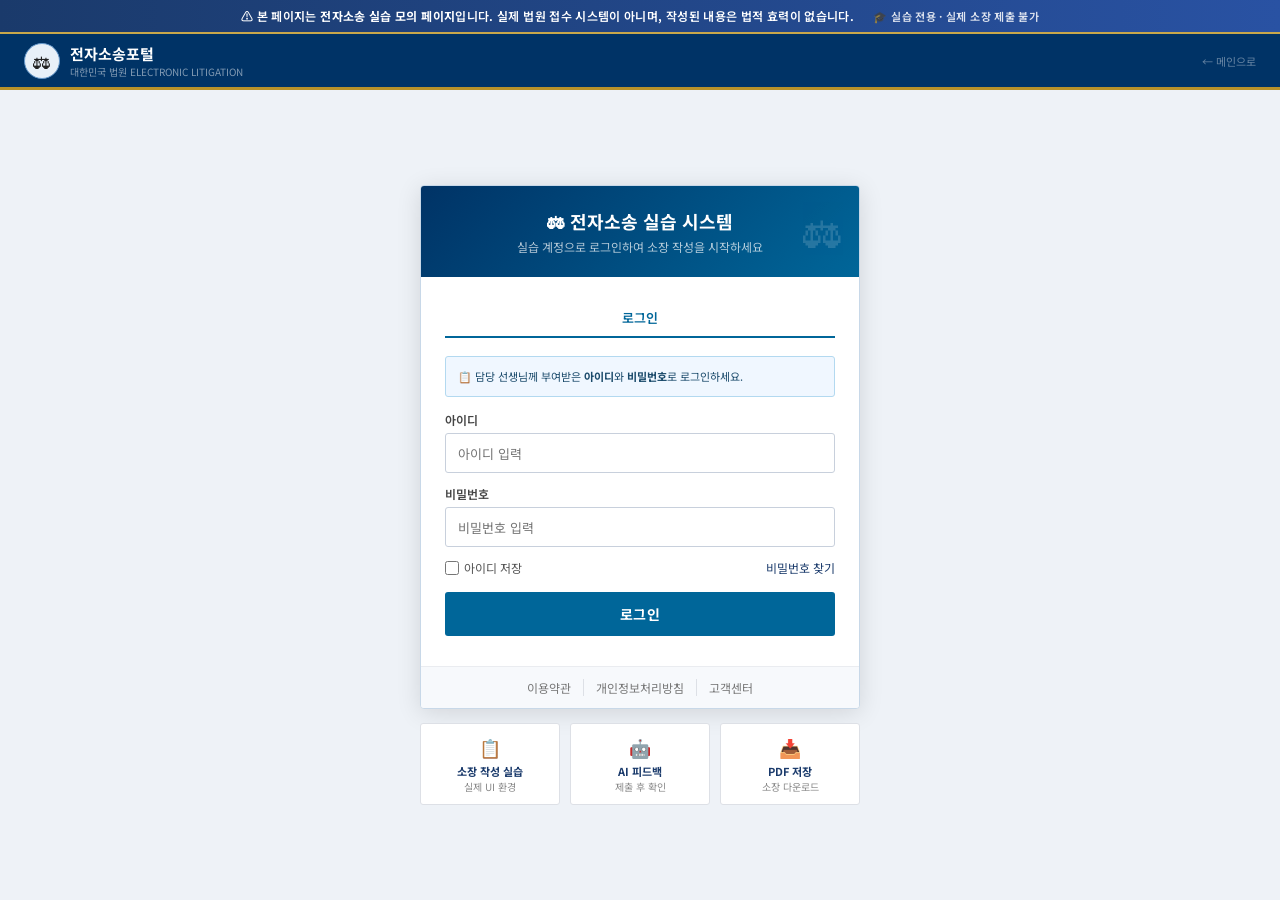
<file: apply.html>
<!DOCTYPE html>
<html lang="ko">
<head>
<meta charset="UTF-8">
<meta name="viewport" content="width=device-width, initial-scale=1.0">
<title>민사서류 - 소장 작성 | 전자소송포털</title>
<link href="https://fonts.googleapis.com/css2?family=Noto+Sans+KR:wght@300;400;500;600;700&display=swap" rel="stylesheet">
<style>
/* ── RESET & BASE ── */
*{box-sizing:border-box;margin:0;padding:0;}
body{font-family:'Noto Sans KR','맑은 고딕',sans-serif;font-size:13px;background:#f2f4f7;color:#222;min-height:100vh;}
:root{--navy:#1a3a6b;--navy2:#2952a3;--accent:#c8a84b;--border:#c8cdd6;--bg:#f2f4f7;--surface:#fff;--text:#222;--muted:#64748b;--red:#dc2626;--green:#16a34a;}

/* ── 공통 입력 ── */
.inp{height:30px;padding:0 8px;border:1px solid var(--border);border-radius:2px;font-size:13px;font-family:inherit;color:var(--text);background:#fff;outline:none;transition:border .15s;}
.inp:focus{border-color:var(--navy2);box-shadow:0 0 0 2px rgba(41,82,163,.1);}
select.inp{padding-right:26px;appearance:none;background-image:url("data:image/svg+xml,%3Csvg xmlns='http://www.w3.org/2000/svg' width='10' height='6'%3E%3Cpath d='M0 0l5 6 5-6z' fill='%23666'/%3E%3C/svg%3E");background-repeat:no-repeat;background-position:right 8px center;cursor:pointer;}
textarea.inp{height:auto;padding:7px 8px;resize:vertical;line-height:1.7;}
.inp.w50{width:50px;}.inp.w80{width:80px;}.inp.w110{width:110px;}.inp.w140{width:140px;}.inp.w180{width:180px;}.inp.w220{width:220px;}.inp.w280{width:280px;}.inp.w360{width:360px;}

/* ── 공통 버튼 ── */
.btn{height:30px;padding:0 12px;border-radius:2px;font-size:12px;font-weight:600;font-family:inherit;cursor:pointer;display:inline-flex;align-items:center;gap:5px;white-space:nowrap;transition:all .15s;border:none;}
.btn-navy{background:var(--navy);color:#fff;border:1px solid var(--navy);}
.btn-navy:hover{background:#152f5a;}
.btn-outline{background:#fff;color:var(--navy);border:1px solid var(--navy);}
.btn-outline:hover{background:#eef2f8;}
.btn-gray{background:#fff;color:#444;border:1px solid var(--border);}
.btn-gray:hover{background:#f5f6f8;}
.btn-red{background:#fff;color:#c0392b;border:1px solid #c0392b;}
.btn-red:hover{background:#fff5f5;}
.btn-lg{height:38px;padding:0 20px;font-size:13px;font-weight:700;border-radius:3px;cursor:pointer;font-family:inherit;display:inline-flex;align-items:center;gap:6px;transition:all .15s;border:none;}
.btn-lg-navy{background:var(--navy);color:#fff;}
.btn-lg-navy:hover{background:#152f5a;}
.btn-lg-gray{background:#fff;color:#444;border:1px solid var(--border);}
.btn-lg-gray:hover{background:#f5f6f8;}
.btn-lg-blue{background:var(--navy2);color:#fff;}
.btn-lg-blue:hover{background:var(--navy);}
.btn-lg-red{background:#fff;color:#c0392b;border:1px solid #c0392b;}
.btn-lg-red:hover{background:#fff5f5;}

/* ── 폼 테이블 ── */
.ftbl{width:100%;border-collapse:collapse;}
.ftbl tr{border-bottom:1px solid #e5e8ee;}
.ftbl tr:last-child{border-bottom:none;}
.ftbl th{background:#f7f8fb;width:140px;min-width:140px;padding:11px 14px;font-size:12px;font-weight:600;color:#333;text-align:left;vertical-align:middle;border-right:1px solid #e5e8ee;white-space:nowrap;}
.ftbl td{padding:9px 14px;vertical-align:middle;}
.req{color:var(--red);margin-left:2px;}
.fn{font-size:11px;color:#555;margin-top:4px;line-height:1.6;}
.fn strong{color:var(--navy);}
.fn .r{color:var(--red);font-weight:600;}

/* ── 라디오/체크 ── */
.ri{display:flex;align-items:center;gap:5px;cursor:pointer;}
.ri input[type=radio],.ci input[type=checkbox]{accent-color:var(--navy);cursor:pointer;}
.ri label,.ci label{font-size:13px;color:#222;cursor:pointer;}
.ci{display:flex;align-items:center;gap:5px;cursor:pointer;}
.ci input[type=checkbox]{width:14px;height:14px;}
.rg{display:flex;align-items:center;gap:16px;flex-wrap:wrap;}

/* ── 섹션 박스 ── */
.sec{background:#fff;border:1px solid var(--border);margin-bottom:10px;border-radius:2px;}
.sec-hd{background:#e8edf5;border-bottom:1px solid var(--border);padding:10px 16px;display:flex;align-items:center;justify-content:space-between;cursor:pointer;user-select:none;}
.sec-hd-l{display:flex;align-items:center;gap:8px;}
.sec-dot{width:10px;height:10px;border-radius:50%;background:var(--navy);flex-shrink:0;}
.sec-ttl{font-size:13px;font-weight:700;color:var(--navy);}
.sec-tog{width:24px;height:24px;border:1px solid #b0b8c8;border-radius:3px;background:#fff;display:flex;align-items:center;justify-content:center;cursor:pointer;font-size:12px;color:#555;}

/* ── 팝업 ── */
.pop{display:none;position:fixed;inset:0;background:rgba(0,0,0,.45);z-index:800;align-items:center;justify-content:center;}
.pop.show{display:flex;}
.pop-box{background:#fff;border:1px solid var(--border);border-radius:4px;box-shadow:0 8px 32px rgba(0,0,0,.2);overflow:hidden;}
.pop-hd{background:var(--navy);color:#fff;padding:12px 16px;font-size:13px;font-weight:700;display:flex;justify-content:space-between;align-items:center;}
.pop-hd.dark{background:#1a2f5e;}
.pop-cl{background:none;border:none;color:#fff;cursor:pointer;font-size:16px;padding:0;}
.pop-bd{padding:16px;}
.pop-ft{padding:0 16px 16px;display:flex;justify-content:flex-end;gap:8px;}

/* ── 뱃지/태그 ── */
.tag{display:inline-block;padding:2px 8px;border-radius:2px;font-size:11px;font-weight:700;}
.tag-won{background:#dbeafe;color:#1e40af;}
.tag-def{background:#fce7f3;color:#9d174d;}
.hi{display:inline-flex;align-items:center;justify-content:center;width:15px;height:15px;border-radius:50%;background:#888;color:#fff;font-size:10px;font-weight:700;cursor:pointer;margin-left:3px;vertical-align:middle;}

/* ── 유틸 바 ── */
.util-bar{background:#1a3a6b;height:34px;display:flex;align-items:center;padding:0 20px;}
.util-bar a{font-size:11px;color:rgba(255,255,255,.75);padding:0 10px;border-right:1px solid rgba(255,255,255,.2);cursor:pointer;text-decoration:none;}
.util-bar a:last-child{border-right:none;}
.util-bar a:hover{color:#fff;}
.util-bar-left{display:flex;align-items:center;gap:8px;margin-right:auto;}
.util-bar-badge{background:rgba(255,255,255,.15);border:1px solid rgba(255,255,255,.25);border-radius:10px;padding:2px 10px;font-size:11px;color:#fff;}
.gnb-uname{font-size:11px;color:#fff;font-weight:600;}
.gnb-logout-btn{font-size:11px;color:rgba(255,255,255,.8);cursor:pointer;background:rgba(255,255,255,.1);border:1px solid rgba(255,255,255,.3);border-radius:3px;padding:2px 8px;font-family:inherit;}
.gnb-logout-btn:hover{background:rgba(255,255,255,.2);color:#fff;}

/* ── GNB ── */
.gnb{background:#fff;border-bottom:1px solid #dde0e8;position:sticky;top:0;z-index:500;box-shadow:0 1px 4px rgba(0,0,0,.06);}
.gnb-inner{max-width:1320px;margin:0 auto;display:flex;align-items:center;height:60px;padding:0 20px;}
.gnb-logo{display:flex;align-items:center;gap:8px;margin-right:32px;cursor:pointer;text-decoration:none;flex-shrink:0;}
.gnb-emblem{width:40px;height:40px;background:#e8f0f8;border:1px solid #006699;border-radius:50%;display:flex;align-items:center;justify-content:center;font-size:20px;}
.gnb-logo-txt{display:flex;flex-direction:column;}
.gnb-logo-txt .court{font-size:10px;color:#006699;font-weight:600;}
.gnb-logo-txt .portal{font-size:16px;font-weight:700;color:#003366;transition:color .15s;}
.gnb-logo:hover .portal{color:#006699;}
.gnb-nav{display:flex;height:60px;flex:1;}
.gnb-item{display:flex;align-items:center;padding:0 18px;font-size:14px;font-weight:600;color:#222;cursor:pointer;border-bottom:3px solid transparent;transition:color .15s;white-space:nowrap;}
.gnb-item:hover,.gnb-item.on{color:#006699;border-bottom-color:#006699;}
.gnb-right{margin-left:auto;display:flex;align-items:center;gap:2px;}
.gnb-icon-btn{background:none;border:none;cursor:pointer;padding:6px 8px;color:#555;font-size:18px;border-radius:3px;display:flex;align-items:center;}
.gnb-icon-btn:hover{color:#006699;background:#f0f4f8;}
.gnb-home-btn{display:flex;flex-direction:column;align-items:center;justify-content:center;padding:0 10px;font-size:10px;color:#555;border-left:1px solid #eee;cursor:pointer;text-decoration:none;height:60px;gap:2px;}
.gnb-home-btn:hover{color:#006699;}

/* ── 서브탭 ── */
.subtab-bar{background:#fff;border-bottom:1px solid #dde0e8;display:flex;align-items:center;padding:0 20px;height:38px;overflow-x:auto;}
.subtab{padding:0 14px;height:38px;display:flex;align-items:center;font-size:12px;color:#555;cursor:pointer;border-bottom:2px solid transparent;white-space:nowrap;transition:all .15s;}
.subtab:hover{color:#006699;}
.subtab.on{color:#006699;font-weight:700;border-bottom-color:#006699;}

/* ── 단계바 ── */
.stepbar{background:#f8f9fc;border-bottom:1px solid #dde0e8;padding:12px 20px;display:flex;justify-content:center;}
.stepbar-inner{display:flex;align-items:center;}
.snode{display:flex;flex-direction:column;align-items:center;}
.scirc{width:28px;height:28px;border-radius:50%;display:flex;align-items:center;justify-content:center;font-size:11px;font-weight:700;background:#dde0e6;color:#888;border:2px solid #dde0e6;transition:all .2s;}
.scirc.done{background:#006699;color:#fff;border-color:#006699;}
.scirc.active{background:#fff;color:#006699;border-color:#006699;box-shadow:0 0 0 3px rgba(0,102,153,.12);}
.slbl{font-size:10px;margin-top:4px;color:#aaa;white-space:nowrap;}
.slbl.done{color:#006699;}
.slbl.active{color:#006699;font-weight:700;}
.sline{width:60px;height:2px;background:#dde0e6;margin-bottom:22px;flex-shrink:0;}
.sline.done{background:#006699;}

/* ── 브레드크럼 ── */
.bc-bar{background:#fff;border-bottom:1px solid #eee;padding:7px 20px;display:flex;align-items:center;gap:6px;font-size:11px;color:#888;}
.bc-bar a{color:#888;cursor:pointer;}
.bc-bar a:hover{color:#006699;text-decoration:underline;}
.bc-sep{color:#ccc;}
.bc-cur{color:#444;font-weight:600;}

/* ── 페이지 래퍼 ── */
.pw{max-width:980px;margin:0 auto;padding:16px 12px 80px;}
.pg-ttl-row{display:flex;align-items:center;justify-content:space-between;margin-bottom:6px;}
.pg-ttl{display:flex;align-items:center;gap:8px;}
.pg-dot{width:12px;height:12px;border-radius:50%;background:#006699;flex-shrink:0;}
.pg-ttl-txt{font-size:16px;font-weight:700;color:#003366;}
.req-note{text-align:right;font-size:12px;color:var(--red);margin-bottom:10px;}
.btm-row{display:flex;justify-content:flex-end;gap:8px;padding-top:10px;}
.notice{border:1px solid #d8dce8;background:#f7f8fb;border-radius:3px;padding:10px 14px;margin-bottom:12px;}
.notice li{font-size:11px;color:#555;line-height:1.7;padding-left:10px;position:relative;list-style:none;}
.notice li::before{content:'•';position:absolute;left:0;color:#888;}

/* ── 점수 배지 ── */
.score-badge{display:none;} /* 시험 모드: 학생에게 점수 미표시 — 제출 후 AI 피드백에서만 확인 가능 */

/* ── 섹션 박스 ── */
.sec{background:#fff;border:1px solid #d0d8e4;margin-bottom:8px;border-radius:3px;box-shadow:0 1px 3px rgba(0,0,0,.04);}
.sec-hd{background:#edf1f8;border-bottom:1px solid #ccd4e0;padding:11px 16px;display:flex;align-items:center;justify-content:space-between;cursor:pointer;user-select:none;border-left:3px solid #006699;}
.sec-hd-l{display:flex;align-items:center;gap:8px;}
.sec-dot{width:8px;height:8px;border-radius:50%;background:#006699;flex-shrink:0;}
.sec-ttl{font-size:13px;font-weight:700;color:#003366;}
.sec-tog{width:22px;height:22px;border:1px solid #aab8c8;border-radius:3px;background:#fff;display:flex;align-items:center;justify-content:center;cursor:pointer;font-size:11px;color:#555;}

/* ── 당사자 목록 테이블 ── */
.ptbl{width:100%;border-collapse:collapse;border:1px solid #d0d8e4;}
.ptbl th{background:#f0f4f8;padding:8px 10px;font-size:11px;font-weight:700;color:#333;border-bottom:1px solid #d0d8e4;border-right:1px solid #e0e6ee;text-align:center;}
.ptbl th:last-child{border-right:none;}
.ptbl td{padding:7px 10px;font-size:12px;color:#444;border-bottom:1px solid #eaecf4;border-right:1px solid #eaecf4;text-align:center;vertical-align:middle;}
.ptbl td:last-child{border-right:none;}
.ptbl-empty{color:#999;font-size:12px;padding:14px!important;}

/* ── 에디터 버튼 ── */
.eb{height:24px;min-width:24px;padding:0 4px;border:1px solid #c8cdd6;border-radius:2px;background:#fff;font-size:11px;cursor:pointer;display:inline-flex;align-items:center;justify-content:center;font-family:inherit;transition:background .1s;}
.eb:hover{background:#e8edf5;}
.es{width:1px;height:16px;background:#c8cdd6;margin:0 3px;display:inline-block;vertical-align:middle;}
#cause-editor:empty::before{content:attr(data-placeholder);color:#aaa;pointer-events:none;}

/* ── 입증서류 ── */
.evtbl{width:100%;border-collapse:collapse;border:1px solid #d0d8e4;}
.evtbl th{background:#f0f4f8;padding:6px 4px;font-size:11px;font-weight:700;color:#333;border-bottom:1px solid #d0d8e4;border-right:1px solid #e0e6ee;text-align:center;}
.evtbl th:last-child{border-right:none;}
.evtbl td{padding:5px 3px;font-size:11px;color:#444;border-bottom:1px solid #eaecf4;border-right:1px solid #eaecf4;text-align:center;vertical-align:middle;}
.evtbl td:last-child{border-right:none;}

/* ── 로그인 화면 ── */
.ls{position:fixed;inset:0;background:#eef2f7;z-index:2000;display:flex;flex-direction:column;overflow-y:auto;}
.ls.hide{display:none;}
.ls-gnb{background:#003366;border-bottom:3px solid #b8922a;height:56px;display:flex;align-items:center;padding:0 24px;gap:10px;cursor:pointer;}
.ls-gnb .l-ico{width:36px;height:36px;background:#e8f0f8;border:1px solid #6699cc;border-radius:50%;display:flex;align-items:center;justify-content:center;font-size:18px;}
.ls-gnb .l-txt{font-size:15px;font-weight:700;color:#fff;}
.ls-gnb .l-txt span{font-size:10px;display:block;color:rgba(255,255,255,.5);font-weight:400;}
.ls-center{flex:1;display:flex;align-items:center;justify-content:center;padding:32px 16px;}
.lb{background:#fff;border:1px solid #c8d8e8;border-radius:4px;width:440px;overflow:hidden;box-shadow:0 4px 24px rgba(0,0,0,.12);}
.lb-hd{background:linear-gradient(135deg,#003366,#006699);color:#fff;padding:22px 24px;text-align:center;position:relative;}
.lb-hd::after{content:'⚖';position:absolute;right:16px;top:50%;transform:translateY(-50%);font-size:40px;opacity:.15;}
.lb-hd h2{font-size:18px;font-weight:700;margin-bottom:4px;}
.lb-hd p{font-size:12px;opacity:.7;}
.lb-body{padding:22px 24px 16px;}
.ltab-bar{display:flex;border-bottom:2px solid #e5e8ee;margin-bottom:18px;}
.ltab{flex:1;text-align:center;padding:9px;font-size:13px;font-weight:600;color:#888;cursor:pointer;border-bottom:2px solid transparent;margin-bottom:-2px;transition:all .15s;}
.ltab.on{color:#006699;border-bottom-color:#006699;}
.lf{margin-bottom:12px;}
.lf label{display:block;font-size:12px;font-weight:600;color:#444;margin-bottom:5px;}
.lf input{width:100%;height:40px;padding:0 12px;border:1.5px solid #c8d0dc;border-radius:3px;font-size:13px;font-family:inherit;outline:none;transition:border .15s;}
.lf input:focus{border-color:#006699;box-shadow:0 0 0 2px rgba(0,102,153,.1);}
.lf input.err-inp{border-color:#c0392b;background:#fff9f9;}
.lerr{font-size:11px;color:#c0392b;margin-top:3px;display:none;}
.lerr.show{display:block;}
.lok{font-size:11px;color:#27ae60;margin-top:3px;display:none;}
.lok.show{display:block;}
.lbtn{width:100%;height:44px;background:#006699;color:#fff;border:none;border-radius:3px;font-size:14px;font-weight:700;cursor:pointer;font-family:inherit;transition:background .15s;margin-bottom:14px;letter-spacing:.03em;}
.lbtn:hover{background:#005580;}
.ldiv{display:flex;align-items:center;gap:10px;margin:14px 0;color:#ccc;font-size:11px;}
.ldiv::before,.ldiv::after{content:'';flex:1;height:1px;background:#eee;}
.linfobox{background:#f0f7ff;border:1px solid #b3d9f0;border-radius:3px;padding:10px 12px;font-size:11px;color:#1a4a6b;line-height:1.9;}
.linfobox strong{color:#003366;}
.lb-ft{background:#f7f9fc;border-top:1px solid #eaecf0;padding:12px 24px;display:flex;justify-content:center;gap:0;}
.llink{font-size:12px;color:#777;cursor:pointer;padding:0 12px;border-right:1px solid #dde0e6;}
.llink:last-child{border-right:none;}
.llink:hover{color:#006699;}

/* ── 미리보기 ── */
.prev-wrap{display:none;}
.prev-side{width:174px;min-width:174px;background:#fff;border:1px solid #d0d8e4;border-radius:3px;overflow:hidden;}
.prev-stab{padding:8px 12px;font-size:11px;cursor:pointer;border-bottom:1px solid #e5e8ee;display:flex;align-items:center;gap:6px;}
.prev-stab.on{background:#e8f0f8;font-weight:700;color:#003366;}
.prev-stab:hover{background:#f5f7fa;}
.prev-viewer{background:#fff;border:1px solid #d0d8e4;border-radius:3px;overflow:hidden;}
.prev-toolbar{background:#f0f4f8;border-bottom:1px solid #d0d8e4;padding:5px 10px;display:flex;align-items:center;gap:6px;}
.prev-doc{max-height:540px;overflow-y:auto;padding:0 16px 16px;}
.doc-paper{background:#fff;border:1px solid #e0e4ea;box-shadow:0 2px 10px rgba(0,0,0,.08);font-family:'Noto Serif KR','바탕',serif;font-size:13px;line-height:2;padding:40px 50px;}
.doc-paper h1{text-align:center;font-size:22px;letter-spacing:.5em;margin-bottom:36px;font-weight:700;}
.doc-stitle{text-align:center;font-size:18px;font-weight:700;letter-spacing:.4em;margin:32px 0 16px;}
.doc-body{margin-left:16px;white-space:pre-wrap;font-size:13px;line-height:2;}
.doc-right{text-align:right;margin-top:48px;font-size:13px;}
.doc-center{text-align:center;font-size:14px;font-weight:700;margin-top:40px;}
.prev-notice{background:#f7f9fc;border:1px solid #d0d8e4;border-radius:3px;padding:12px 14px;margin-top:10px;}

/* ── 팝업 개선 ── */
.pop-hd{background:#003366;color:#fff;padding:13px 16px;font-size:13px;font-weight:700;display:flex;justify-content:space-between;align-items:center;}
.pop-hd.dark{background:#1a2f5e;}

/* ── 폼 테이블 개선 ── */
.ftbl{width:100%;border-collapse:collapse;}
.ftbl tr{border-bottom:1px solid #eaecf4;}
.ftbl tr:last-child{border-bottom:none;}
.ftbl th{background:#f5f7fb;width:140px;min-width:140px;padding:11px 14px;font-size:12px;font-weight:600;color:#333;text-align:left;vertical-align:middle;border-right:1px solid #e0e6ee;white-space:nowrap;}
.ftbl td{padding:9px 14px;vertical-align:middle;}

/* ── 버튼 컬러 통일 ── */
.btn-lg-navy{background:#003366;color:#fff;}
.btn-lg-navy:hover{background:#002244;}
.btn-lg-blue{background:#006699;color:#fff;}
.btn-lg-blue:hover{background:#005580;}
.btn-navy{background:#006699;color:#fff;border:1px solid #006699;}
.btn-navy:hover{background:#005580;}
.btn-outline{background:#fff;color:#006699;border:1px solid #006699;}
.btn-outline:hover{background:#f0f7ff;}

/* ── 토스트 ── */
@keyframes toastAni{0%{opacity:0;transform:translateX(-50%) translateY(-14px)}15%{opacity:1;transform:translateX(-50%) translateY(0)}80%{opacity:1}100%{opacity:0}}
.toast{position:fixed;top:80px;left:50%;transform:translateX(-50%);background:#27ae60;color:#fff;padding:10px 24px;border-radius:24px;font-size:13px;font-weight:700;z-index:3000;box-shadow:0 4px 20px rgba(0,0,0,.2);animation:toastAni 2.5s ease forwards;pointer-events:none;}

/* ── 푸터 ── */
.site-footer{background:#2c3e50;border-top:3px solid #b8922a;margin-top:40px;}
.site-footer-links{display:flex;justify-content:center;gap:0;padding:16px 0 10px;flex-wrap:wrap;}
.site-footer-link{font-size:12px;color:rgba(255,255,255,.55);padding:0 14px;border-right:1px solid rgba(255,255,255,.2);cursor:pointer;}
.site-footer-link:last-child{border-right:none;}
.site-footer-link:hover{color:#fff;}
.site-footer-copy{text-align:center;font-size:11px;color:rgba(255,255,255,.3);padding-bottom:16px;}
.site-footer-tel{text-align:center;font-size:12px;color:rgba(255,255,255,.45);margin-bottom:8px;}
.doc-paper h1{text-align:center;font-size:22px;letter-spacing:.5em;margin-bottom:36px;font-weight:700;}
.doc-stitle{text-align:center;font-size:18px;font-weight:700;letter-spacing:.4em;margin:32px 0 16px;}
.doc-body{margin-left:16px;white-space:pre-wrap;font-size:13px;line-height:2;}
.doc-right{text-align:right;margin-top:48px;font-size:13px;}
.doc-center{text-align:center;font-size:14px;font-weight:700;margin-top:40px;}
.prev-notice{background:#f7f8fb;border:1px solid var(--border);border-radius:2px;padding:12px 14px;margin-top:10px;}

/* ── 토스트 ── */
@keyframes toastAni{0%{opacity:0;transform:translateX(-50%) translateY(-10px)}15%{opacity:1;transform:translateX(-50%) translateY(0)}80%{opacity:1}100%{opacity:0}}
.toast{position:fixed;top:56px;left:50%;transform:translateX(-50%);background:var(--green);color:#fff;padding:10px 24px;border-radius:24px;font-size:13px;font-weight:700;z-index:3000;box-shadow:0 4px 16px rgba(0,0,0,.2);animation:toastAni 2.5s ease forwards;pointer-events:none;}

/* ── DRAG DROP ── */
.dropzone{border:2px dashed #b0b8c8;background:#fafbfc;padding:24px;text-align:center;cursor:pointer;transition:all .15s;border-top:none;}
.dropzone:hover{border-color:var(--navy2);background:#eef4ff;}

/* ── 연락처 행 ── */
.crow{display:flex;align-items:center;gap:5px;flex-wrap:wrap;margin-bottom:6px;}
.crow:last-child{margin-bottom:0;}

/* ── 전자소송 동의 화면 ── */
#consent-area{display:none;max-width:980px;margin:0 auto;padding:24px 12px 80px;}
.consent-box{background:#fff;border:1px solid #d0d8e4;border-radius:3px;overflow:hidden;}
.consent-hd{background:#e8edf5;border-bottom:2px solid #006699;padding:13px 20px;display:flex;align-items:center;gap:8px;}
.consent-hd-dot{width:10px;height:10px;border-radius:50%;background:#006699;}
.consent-hd-txt{font-size:15px;font-weight:700;color:#003366;}
.consent-body{padding:28px 32px;}
.consent-info{background:#f0f7ff;border:1px solid #b3d9f0;border-left:4px solid #006699;border-radius:3px;padding:18px 20px;margin-bottom:24px;}
.consent-info p{font-size:13px;color:#1a4a6b;line-height:2;margin-bottom:8px;}
.consent-info p:last-child{margin-bottom:0;}
.consent-check-row{border:1px solid #d0d8e4;border-radius:3px;padding:14px 18px;background:#fafbfc;display:flex;align-items:center;gap:10px;cursor:pointer;}
.consent-check-row:hover{background:#f0f7ff;border-color:#006699;}
.consent-check-row input[type=checkbox]{width:16px;height:16px;accent-color:#006699;cursor:pointer;flex-shrink:0;}
.consent-check-label{font-size:13px;color:#222;font-weight:600;cursor:pointer;line-height:1.6;}
.consent-ft{padding:0 32px 24px;display:flex;justify-content:center;gap:8px;}
.consent-btn{height:38px;padding:0 22px;border-radius:3px;font-size:13px;font-weight:700;cursor:pointer;font-family:inherit;transition:all .15s;border:none;}
.consent-btn-cancel{background:#fff;color:#444;border:1px solid #c8cdd6;}
.consent-btn-cancel:hover{background:#f5f6f8;}
.consent-btn-upload{background:#fff;color:#006699;border:1px solid #006699;}
.consent-btn-upload:hover{background:#f0f7ff;}
.consent-btn-agent{background:#fff;color:#003366;border:1px solid #003366;}
.consent-btn-agent:hover{background:#eef2f8;}
.consent-btn-ok{background:#003366;color:#fff;}
.consent-btn-ok:hover{background:#002244;}
.consent-btn-ok:disabled{background:#aab8c8;cursor:not-allowed;}
</style>
</head>
<body>
<!-- ══ 모의 실습 안내 바 ══ -->
<div style="background:linear-gradient(90deg,#1a3a6b,#2952a3);color:#fff;text-align:center;padding:7px 20px;font-size:12px;font-weight:600;letter-spacing:.03em;position:relative;z-index:100;line-height:1.5;border-bottom:2px solid #c8a84b;">
  ⚠️ 본 페이지는 <strong>전자소송 실습 모의 페이지</strong>입니다. 실제 법원 접수 시스템이 아니며, 작성된 내용은 법적 효력이 없습니다.
  <span style="margin-left:16px;font-size:11px;opacity:.85;">🎓 실습 전용 · 실제 소장 제출 불가</span>
</div>

<!-- 점수 배지 -->
<div class="score-badge">실습점수: <span id="score-num">0</span>점</div>

<!-- ══ 로그인 화면 ══ -->
<div class="ls" id="ls">
  <!-- 모의 실습 안내 바 (로그인 화면 내) -->
  <div style="background:linear-gradient(90deg,#1a3a6b,#2952a3);color:#fff;text-align:center;padding:7px 20px;font-size:12px;font-weight:600;letter-spacing:.03em;line-height:1.5;flex-shrink:0;border-bottom:2px solid #c8a84b;">
    ⚠️ 본 페이지는 <strong>전자소송 실습 모의 페이지</strong>입니다. 실제 법원 접수 시스템이 아니며, 작성된 내용은 법적 효력이 없습니다.
    <span style="margin-left:16px;font-size:11px;opacity:.85;">🎓 실습 전용 · 실제 소장 제출 불가</span>
  </div>
  <div class="ls-gnb" onclick="location.href='index.html'">
    <div class="l-ico">⚖</div>
    <div class="l-txt">전자소송포털<span>대한민국 법원 ELECTRONIC LITIGATION</span></div>
    <span style="font-size:11px;color:rgba(255,255,255,.4);margin-left:auto;">← 메인으로</span>
  </div>
  <div class="ls-center">
    <div>
      <div class="lb">
        <div class="lb-hd"><h2>⚖ 전자소송 실습 시스템</h2><p>실습 계정으로 로그인하여 소장 작성을 시작하세요</p></div>
        <div class="lb-body">
          <div class="ltab-bar">
            <div class="ltab on" id="ltab-login">로그인</div>
          </div>
          <!-- 로그인 폼 -->
          <div id="lform-login">
            <div style="background:#f0f7ff;border:1px solid #b3d9f0;border-radius:3px;padding:10px 12px;font-size:11px;color:#1a4a6b;line-height:1.8;margin-bottom:14px;">
              📋 담당 선생님께 부여받은 <strong>아이디</strong>와 <strong>비밀번호</strong>로 로그인하세요.
            </div>
            <div class="lf"><label>아이디</label><input type="text" id="li-id" placeholder="아이디 입력" onkeydown="if(event.key==='Enter')doLogin()"></div>
            <div class="lf">
              <label>비밀번호</label>
              <input type="password" id="li-pw" placeholder="비밀번호 입력" onkeydown="if(event.key==='Enter')doLogin()">
              <div class="lerr" id="li-err">아이디 또는 비밀번호가 올바르지 않습니다.</div>
            </div>
            <div style="display:flex;align-items:center;justify-content:space-between;margin-bottom:16px;">
              <label class="ci" style="gap:5px;font-size:12px;color:#555;cursor:pointer;"><input type="checkbox" id="li-save" style="accent-color:var(--navy);"> 아이디 저장</label>
              <a style="font-size:12px;color:var(--navy);cursor:pointer;" onclick="findPw()">비밀번호 찾기</a>
            </div>
            <button class="lbtn" onclick="doLogin()">로그인</button>
          </div>
        </div>
        <div class="lb-ft">
          <span class="llink" onclick="alert('실습 모드')">이용약관</span>
          <span class="llink" onclick="alert('실습 모드')">개인정보처리방침</span>
          <span class="llink" onclick="alert('실습 모드')">고객센터</span>
        </div>
      </div>
      <div style="display:grid;grid-template-columns:repeat(3,1fr);gap:10px;max-width:460px;margin-top:14px;">
        <div style="background:#fff;border:1px solid #dde0e6;border-radius:3px;padding:10px;text-align:center;"><div style="font-size:18px;margin-bottom:3px;">📋</div><div style="font-size:11px;font-weight:700;color:var(--navy);">소장 작성 실습</div><div style="font-size:10px;color:#888;">실제 UI 환경</div></div>
        <div style="background:#fff;border:1px solid #dde0e6;border-radius:3px;padding:10px;text-align:center;"><div style="font-size:18px;margin-bottom:3px;">🤖</div><div style="font-size:11px;font-weight:700;color:var(--navy);">AI 피드백</div><div style="font-size:10px;color:#888;">제출 후 확인</div></div>
        <div style="background:#fff;border:1px solid #dde0e6;border-radius:3px;padding:10px;text-align:center;"><div style="font-size:18px;margin-bottom:3px;">📥</div><div style="font-size:11px;font-weight:700;color:var(--navy);">PDF 저장</div><div style="font-size:10px;color:#888;">소장 다운로드</div></div>
      </div>
    </div>
  </div>
</div>

<!-- ══ 유틸 바 ══ -->
<div class="util-bar">
  <div class="util-bar-left" id="gnb-user" style="display:none;">
    <span class="util-bar-badge">👤</span>
    <span class="gnb-uname" id="gnb-uname"></span>
    <button class="gnb-logout-btn" onclick="doLogout()">로그아웃</button>
  </div>
  <div class="util-bar-left" id="gnb-guest">
    <a onclick="showLogin()">로그인</a>
  </div>
  <a>사이트맵</a>
  <a>이용안내</a>
</div>
<!-- ══ GNB ══ -->
<div class="gnb">
  <div class="gnb-inner">
    <a class="gnb-logo" href="index.html">
      <div class="gnb-emblem">⚖</div>
      <div class="gnb-logo-txt"><span class="court">대한민국 법원</span><span class="portal">전자소송포털</span></div>
    </a>
    <nav class="gnb-nav">
      <div class="gnb-item" onclick="location.href='mypage.html'">나의전자소송</div>
      <div class="gnb-item on">서류제출</div>
      <div class="gnb-item" onclick="alert('준비 중입니다.')">각종신청</div>
      <div class="gnb-item" onclick="alert('준비 중입니다.')">사건유형별 절차안내</div>
      <div class="gnb-item" onclick="alert('준비 중입니다.')">고객센터</div>
    </nav>
    <div class="gnb-right">
      <button class="gnb-icon-btn">🔍</button>
      <button class="gnb-icon-btn">☰</button>
      <a class="gnb-home-btn" href="index.html"><span style="font-size:18px;">🏠</span><span>HOME</span></a>
    </div>
  </div>
</div>
<div class="subtab-bar">
  <div class="subtab">민사</div>
  <div class="subtab on">민사서류 작성</div>
  <div class="subtab">가사</div>
  <div class="subtab">행정</div>
  <div class="subtab">신청서</div>
  <div class="subtab">준비서면</div>
  <div class="subtab">기타서류</div>
</div>
<!-- 브레드크럼 -->
<div class="bc-bar">
  <a href="index.html">🏠</a><span class="bc-sep">›</span>
  <a onclick="alert('서류제출')">서류제출</a><span class="bc-sep">›</span>
  <a onclick="alert('민사서류')">민사서류 작성</a><span class="bc-sep">›</span>
  <span class="bc-cur">소장</span>
</div>
<div class="stepbar">
  <div class="stepbar-inner">
    <div class="snode"><div class="scirc done" id="sc0">✓</div><div class="slbl done">서류선택</div></div>
    <div class="sline done" id="sl0"></div>
    <div class="snode"><div class="scirc done" id="sc1">✓</div><div class="slbl done">소장작성</div></div>
    <div class="sline done" id="sl1"></div>
    <div class="snode"><div class="scirc active" id="sc2">3</div><div class="slbl active">당사자정보</div></div>
    <div class="sline" id="sl2"></div>
    <div class="snode"><div class="scirc" id="sc3">4</div><div class="slbl">첨부서류</div></div>
    <div class="sline" id="sl3"></div>
    <div class="snode"><div class="scirc" id="sc4">5</div><div class="slbl">수납/제출</div></div>
  </div>
</div>

<!-- ══ 전자소송 동의 ══ -->
<div id="consent-area">
  <div class="consent-box">
    <div class="consent-hd"><div class="consent-hd-dot"></div><span class="consent-hd-txt">전자소송 동의</span></div>
    <div class="consent-body">
      <div class="consent-info">
        <p>전자소송을 이용하시면 앞으로 이 사건에 관한 모든 소송서류를 전자적인 방법으로 제출하시거나 송달받게 됩니다.</p>
        <p>전자소송에 동의하신 경우에는 소송서류가 전자적인 방법으로만 제출·송달되므로, 서면에 의한 제출·송달은 이루어지지 않습니다.</p>
        <p>동의하신 후에는 법원에 그 취소를 신청하실 수 있으나, 진행 중인 사건에는 이미 전자적으로 진행된 절차에 대하여는 소급하여 취소할 수 없습니다.</p>
      </div>
      <label class="consent-check-row" for="consent-chk">
        <input type="checkbox" id="consent-chk" onchange="onConsentChange()">
        <span class="consent-check-label">이 사건에 관하여 전자소송시스템을 이용한 진행에 동의합니다.</span>
      </label>
    </div>
    <div class="consent-ft">
      <button class="consent-btn consent-btn-cancel" onclick="location.href='index.html'">취소</button>
      <button class="consent-btn consent-btn-upload" onclick="showToast('서식파일 업로드는 실습 모드에서 지원되지 않습니다.')">서식파일 업로드</button>
      <button class="consent-btn consent-btn-agent" onclick="showToast('대리인 작성은 실습 모드에서 지원되지 않습니다.')">대리인작성</button>
      <button class="consent-btn consent-btn-ok" id="consent-ok-btn" disabled onclick="agreeConsent()">확인</button>
    </div>
  </div>
</div>

<!-- ══ 메인 폼 ══ -->
<div id="main-area" style="display:none;">
<div class="pw">
  <div class="pg-ttl-row">
    <div class="pg-ttl"><div class="pg-dot"></div><span class="pg-ttl-txt">민사서류 - 소장</span></div>
    <div style="display:flex;gap:6px;">
      <button class="btn btn-gray" onclick="toggleAll(true)">전체열기 ∨</button>
      <button class="btn btn-gray" onclick="toggleAll(false)">전체닫기 ∧</button>
    </div>
  </div>
  <div class="req-note">* 필수입력사항</div>

  <!-- ① 사건기본정보 -->
  <div class="sec" id="s1"><div class="sec-hd" onclick="togSec('s1')"><div class="sec-hd-l"><div class="sec-dot"></div><span class="sec-ttl">사건기본정보</span></div><div class="sec-tog" id="s1t">∧</div></div>
  <div id="s1b"><table class="ftbl">
    <tr><th>사건명<span class="req">*</span></th><td>
      <div style="display:flex;gap:8px;flex-wrap:wrap;align-items:center;">
        <select class="inp w140" id="case-cat" onchange="updateCaseName()"><option value="">선택</option><option>대여금</option><option>손해배상(기)</option><option>매매대금</option><option>부당이득금</option><option>임금</option></select>
        <input type="text" class="inp w200" id="case-name" placeholder="">
        <button class="btn btn-navy" onclick="openPop('pop-casesearch')">🔍 사건명검색</button>
      </div>
    </td></tr>
    <tr><th>법원<span class="req">*</span></th><td>
      <div style="display:flex;gap:8px;align-items:center;">
        <select class="inp w180" id="court" onchange="calcScore()"><option value="">선택</option><option>서울중앙지방법원</option><option>서울동부지방법원</option><option>서울남부지방법원</option><option>서울북부지방법원</option><option value="수원지방법원" selected>수원지방법원</option><option>인천지방법원</option><option>부산지방법원</option><option>대구지방법원</option><option>광주지방법원</option></select>
        <button class="btn btn-outline" onclick="openPop('pop-court')">관할법원찾기 ›</button>
      </div>
    </td></tr>
    <tr><th>청구구분<span class="req">*</span></th><td>
      <div class="rg"><label class="ri"><input type="radio" name="ctype" value="재산권" checked><label>재산권상청구</label></label><label class="ri"><input type="radio" name="ctype" value="비재산권"><label>비재산권상 청구</label></label></div>
      <div class="fn">※ 비재산권상·재산권상 청구가 <span class="r">병합된 경우 '비재산권상 청구'</span>를 선택하시기 바랍니다.</div>
    </td></tr>
    <tr><th>소가구분<span class="req">*</span></th><td>
      <div class="rg"><label class="ri"><input type="radio" name="sogat" value="금액" checked onchange="togSogaRow()"><label>금액</label></label><label class="ri"><input type="radio" name="sogat" value="토지" onchange="togSogaRow()"><label>토지 등의 평가액</label></label><label class="ri"><input type="radio" name="sogat" value="불능" onchange="togSogaRow()"><label>소가를 산출할 수 없는 경우</label></label></div>
    </td></tr>
    <tr id="soga-row"><th>소가<span class="req">*</span></th><td>
      <div style="display:flex;align-items:center;gap:8px;flex-wrap:wrap;">
        <input type="text" class="inp w140" id="soga" placeholder="0" oninput="fmtSoga(this)">
        <span style="font-size:13px;">원</span><span id="soga-disp" style="font-size:12px;color:#555;">( 0 원 )</span>
        <button class="btn btn-gray" onclick="openPop('pop-soga')">소가산정안내 ›</button>
      </div>
      <div class="fn">※ 병합청구인 경우 <strong>'병합청구의 소가'</strong>를 통해 유형별 산정 방식을 확인할 수 있습니다.</div>
    </td></tr>
  </table></div></div>

  <!-- ② 당사자 -->
  <div class="sec" id="s2"><div class="sec-hd" onclick="togSec('s2')"><div class="sec-hd-l"><div class="sec-dot"></div><span class="sec-ttl">당사자</span></div><div class="sec-tog" id="s2t">∧</div></div>
  <div id="s2b"><div style="padding:4px 16px 16px;">
    <!-- 목록 -->
    <div style="display:flex;align-items:center;justify-content:space-between;padding:10px 0 8px;">
      <span style="font-size:13px;font-weight:700;">• 당사자 목록</span>
      <button class="btn btn-red" onclick="delSelParty()">🗑 당사자 삭제</button>
    </div>
    <table class="ptbl"><thead><tr><th style="width:32px;"><input type="checkbox" id="pchk-all" onchange="togAllPChk(this)"></th><th>당사자구분</th><th>이름</th><th>대표자</th><th style="width:44px;">삭제</th></tr></thead>
    <tbody id="p-tbody"><tr><td colspan="5" class="ptbl-empty">조회된 결과가 없습니다.</td></tr></tbody></table>
    <div style="font-size:12px;color:#555;margin:6px 0 12px;">원고 <strong id="p-won">0</strong>명 / 피고 <strong id="p-def">0</strong>명</div>
    <hr style="border:none;border-top:1px solid #dde0e6;margin:0 -16px 14px;">
    <div style="font-size:13px;font-weight:700;margin-bottom:10px;">• 당사자기본정보 입력</div>
    <table class="ftbl">
      <tr><th>당사자 구분</th><td>
        <div style="display:flex;align-items:center;gap:14px;flex-wrap:wrap;">
          <div class="rg" style="gap:12px;"><label class="ri"><input type="radio" name="prole" value="원고" checked onchange="onRoleChg()"><label>원고</label></label><label class="ri"><input type="radio" name="prole" value="피고" onchange="onRoleChg()"><label>피고</label></label></div>
          <button class="btn btn-outline" id="btn-mycase" style="font-size:12px;" onclick="openPop('pop-mycase')">내사건당사자조회</button>
          <button class="btn btn-gray" style="font-size:12px;" onclick="openPop('pop-frequent')">자주쓰는 당사자</button>
        </div>
      </td></tr>
      <tr><th>인적 구분<span class="req">*</span></th><td><select class="inp w140" id="p-type" onchange="togPType()"><option>자연인</option><option>법인</option><option>법인 아닌 단체</option><option>국가·지방자치단체</option></select></td></tr>
      <tr><th>국적<span class="req">*</span></th><td><select class="inp w160" id="p-nation"><option>한국</option><option>미국</option><option>중국</option><option>일본</option><option>기타</option></select></td></tr>
      <tr id="row-rrn"><th>주민등록번호</th><td>
        <div style="display:flex;align-items:center;gap:6px;flex-wrap:wrap;">
          <label class="ci"><input type="checkbox"><label style="font-size:12px;">제출문서에 보임</label></label>
          <button class="btn btn-gray" onclick="openPop('pop-rrn')">주민번호앞자리</button>
          <span style="color:#999;">–</span>
          <button class="btn btn-gray" onclick="openPop('pop-rrn')">주민번호뒷자리</button>
          <label class="ci"><input type="checkbox"><label style="font-size:12px;">주민번호확인</label></label>
        </div>
        <div class="fn">※ 민사소송규칙 제76조제2, 법원 재판사무 처리규칙 제5조제2에 근거하여 수집, 이용합니다.</div>
        <div id="rrn-warn" style="display:none;margin-top:6px;background:#fff8f8;border:1px solid #f5c6c6;border-radius:3px;padding:8px 10px;font-size:11px;color:var(--red);line-height:1.7;">※ 주의: 피고가 원고의 주소 등을 알게 됨에 따라 생명 또는 신체에 대한 위해의 우려가 있는 경우에는 피고의 주민등록번호를 기재하지 말고 별도의 개인정보 보호조치 신청에 따라 결정을 받은 이후에 이를 제출하시기 바랍니다.</div>
        <div style="margin-top:6px;display:flex;align-items:center;gap:6px;">
          <input type="text" class="inp w110" id="p-rrn1" placeholder="앞 6자리" maxlength="6" oninput="this.value=this.value.replace(/\D/g,'');if(this.value.length==6)document.getElementById('p-rrn2').focus()">
          <span>–</span><input type="password" class="inp w110" id="p-rrn2" placeholder="뒤 7자리" maxlength="7" oninput="this.value=this.value.replace(/\D/g,'')">
        </div>
      </td></tr>
      <tr><th>이름<span class="req">*</span></th><td>
        <label class="ci" style="margin-bottom:6px;"><input type="checkbox"><label style="font-size:12px;">소장의 당사자자격 표시문구 추가</label></label>
        <div style="display:flex;align-items:center;gap:8px;">
          <input type="text" class="inp w220" id="p-name" oninput="calcScore()" placeholder="성명 입력">
          <span id="p-name-hint" style="display:none;font-size:12px;color:#999;">예) 홍길동의 파산관재인</span>
          <button class="btn btn-navy" onclick="cfmName()">확인</button>
        </div>
        <div class="fn">※ 당사자명란에 주민등록번호, 생년월일 등 개인정보가 입력되지 않도록 주의하여 주시기바랍니다.</div>
      </td></tr>
      <tr><th>주소<span class="req">*</span></th><td>
        <div style="display:flex;flex-direction:column;gap:6px;">
          <div style="display:flex;align-items:center;gap:14px;flex-wrap:wrap;">
            <label class="ci"><input type="checkbox" id="addr-foreign" onchange="togAddrForeign()"><label style="font-size:12px;">국내주소가 아닌경우, 우편번호조회 없이 직접입력하세요.</label></label>
            <label class="ci" id="addr-unknown-wrap" style="display:none;"><input type="checkbox" id="addr-unknown" onchange="togAddrUnknown()"><label style="font-size:12px;color:var(--red);font-weight:600;">피고의 주소를 모르는 경우 체크하세요.</label></label>
          </div>
          <div style="display:flex;align-items:center;gap:6px;" id="addr-zip-row">
            <input type="text" class="inp w80" id="p-zip" placeholder="우편번호" readonly>
            <button class="btn btn-outline" onclick="addrTgt='party';openPop('pop-addr')">우편번호 찾기 ›</button>
          </div>
          <div id="addr-unknown-msg" style="display:none;background:#fff8f8;border:1px solid #f5c6c6;border-radius:3px;padding:7px 10px;font-size:11px;color:var(--red);line-height:1.7;">※ 피고 주소 불명의 경우 공시송달 신청이 필요합니다.</div>
          <input type="text" class="inp" style="width:380px;" id="p-addr1" placeholder="기본주소" oninput="calcScore()">
          <div style="display:flex;gap:6px;"><input type="text" class="inp" style="width:230px;" id="p-addr2" placeholder="나머지 주소"><input type="text" class="inp" style="width:130px;" id="p-bldg" placeholder="건물명"></div>
          <div class="fn">※ 상세주소 표기 방법 : 동·호수 동 + (동명, 아파트/건물명)</div>
        </div>
      </td></tr>
      <tr><th>송달장소<span class="req">*</span></th><td>
        <label class="ci"><input type="checkbox" id="del-same" checked onchange="togDeliver()"><label style="font-size:13px;">위 주소와 동일</label></label>
        <div id="del-row" style="display:none;margin-top:6px;"><input type="text" class="inp" style="width:380px;" id="p-deliver" placeholder="송달받을 주소 직접 입력"></div>
      </td></tr>
      <tr><th>연락처</th><td>
        <div class="crow"><label class="ci" style="min-width:106px;"><input type="checkbox"><label style="font-size:12px;">제출문서에 보임</label></label><span style="font-size:12px;min-width:80px;">휴대전화번호</span><select class="inp w80" id="tel-m1"><option>선택</option><option>010</option><option>011</option><option>016</option></select><span style="color:#999;">–</span><input type="text" class="inp w80" id="tel-m2" maxlength="4" oninput="this.value=this.value.replace(/\D/g,'')"><span style="color:#999;">–</span><input type="text" class="inp w80" id="tel-m3" maxlength="4" oninput="this.value=this.value.replace(/\D/g,'')"></div>
        <div class="crow"><label class="ci" style="min-width:106px;"><input type="checkbox"><label style="font-size:12px;">제출문서에 보임</label></label><span style="font-size:12px;min-width:80px;">전화번호(선택)</span><select class="inp w80" id="tel-h1"><option>선택</option><option>02</option><option>031</option><option>032</option><option>051</option><option>053</option></select><span style="color:#999;">–</span><input type="text" class="inp w80" id="tel-h2" maxlength="4" oninput="this.value=this.value.replace(/\D/g,'')"><span style="color:#999;">–</span><input type="text" class="inp w80" id="tel-h3" maxlength="4" oninput="this.value=this.value.replace(/\D/g,'')"></div>
      </td></tr>
      <tr><th>이메일</th><td>
        <div style="display:flex;align-items:center;gap:5px;flex-wrap:wrap;">
          <input type="text" class="inp w130" id="p-email-id" placeholder=""><span style="font-size:13px;">@</span>
          <input type="text" class="inp w140" id="p-email-dm" placeholder="">
          <select class="inp w130" id="p-email-sel" onchange="setEmailDm('p-email-dm',this)"><option value="">직접입력</option><option value="gmail.com">gmail.com</option><option value="naver.com">naver.com</option><option value="daum.net">daum.net</option><option value="kakao.com">kakao.com</option></select>
          <label class="ci"><input type="checkbox"><label style="font-size:12px;">제출문서에 보임</label></label>
        </div>
      </td></tr>
    </table>
    <div class="btm-row" style="padding:12px 0 4px;">
      <button class="btn-lg btn-lg-gray" onclick="resetPForm()">↺ 초기화</button>
      <button class="btn-lg btn-lg-navy" onclick="addParty()">✏️ 등록</button>
    </div>
  </div></div></div>

  <!-- ③ 대리인 -->
  <div class="sec" id="s3"><div class="sec-hd" onclick="togSec('s3')"><div class="sec-hd-l"><div class="sec-dot"></div><span class="sec-ttl">대리인</span></div><div class="sec-tog" id="s3t">∧</div></div>
  <div id="s3b"><div style="padding:4px 16px 16px;">
    <div style="display:flex;align-items:center;justify-content:space-between;padding:10px 0 8px;"><span style="font-size:13px;font-weight:700;">• 대리인 목록</span><button class="btn btn-gray" onclick="saveAgOrder()">💾 순서저장</button></div>
    <table class="ptbl"><thead><tr><th>대리인구분</th><th>이름</th><th>대리인상세</th><th>당사자</th><th>알림</th><th style="width:44px;">삭제</th></tr></thead>
    <tbody id="ag-tbody"><tr><td colspan="6" class="ptbl-empty"></td></tr></tbody></table>
    <div style="font-size:12px;color:#555;margin:5px 0 12px;">총 <strong id="ag-cnt">0</strong>명</div>
    <hr style="border:none;border-top:1px solid #dde0e6;margin:0 -16px 14px;">
    <div style="font-size:13px;font-weight:700;margin-bottom:10px;">• 대리인 정보입력</div>
    <table class="ftbl">
      <tr><th>당사자<span class="req">*</span></th><td><div style="display:flex;gap:8px;"><input type="text" class="inp w180" id="ag-party" placeholder="당사자를 선택해주세요." readonly><button class="btn btn-navy" style="font-size:12px;" onclick="openAgPartyPop()">당사자선택</button></div></td></tr>
      <tr><th>대리인구분<span class="req">*</span></th><td>
        <div style="display:flex;gap:8px;flex-wrap:wrap;margin-bottom:8px;">
          <select class="inp w180" id="ag-type"><option>변호사</option><option>법무사</option><option>소송대리인(본인)</option><option>법정대리인</option><option>임의대리인</option></select>
          <button class="btn btn-outline" style="font-size:12px;background:#006699;color:#fff;border-color:#006699;" onclick="loadMyLawyerInfo()">👤 내 정보 불러오기</button>
          <label class="ci"><input type="checkbox" id="ag-nonmem" onchange="togNonMem()"><label style="font-size:12px;">비화원</label></label>
        </div>
        <div style="font-size:11px;color:#555;background:#fafbfc;border:1px solid #e5e8ee;border-radius:3px;padding:8px 10px;line-height:1.8;">※ 전자소송에서 소액사건을 제외한 사건에 대하여는 개인이 대리인의 자위로 소장 등을 제출할 수 없습니다. 소액사건에서 개인이 대리인의 자위로 소장 등을 제출하는 경우에는 신분관계를 증명할 수 있는 서류(<span style="color:var(--red);font-weight:600;">가족관계증명서 등 당사자의 배우자·직계혈족·형제자매를 증명할 수 있는 서류</span>) 및 소송위임장을 첨부서류로 제출하여 주시기 바랍니다.</div>
      </td></tr>
      <tr><th>주민등록번호<span class="req">*</span></th><td>
        <div style="display:flex;align-items:center;gap:6px;flex-wrap:wrap;">
          <button class="btn btn-gray" onclick="openPop('pop-rrn')">주민번호 앞자리</button><span>–</span>
          <button class="btn btn-gray" onclick="openPop('pop-rrn')">주민번호 뒷자리</button>
          <button class="btn btn-navy" style="font-size:12px;" onclick="alert('사용자 정보 확인 완료 (실습 모드)')">사용자정보 확인</button>
        </div>
        <div style="margin-top:6px;display:flex;align-items:center;gap:6px;">
          <input type="text" class="inp w110" id="ag-rrn1" maxlength="6" placeholder="앞 6자리" oninput="this.value=this.value.replace(/\D/g,'');if(this.value.length==6)document.getElementById('ag-rrn2').focus()">
          <span>–</span><input type="password" class="inp w110" id="ag-rrn2" maxlength="7" placeholder="뒤 7자리" oninput="this.value=this.value.replace(/\D/g,'')">
        </div>
      </td></tr>
      <tr><th>대리인명<span class="req">*</span></th><td>
        <input type="text" class="inp w280" id="ag-name" placeholder="대리인 성명 입력">
        <div class="fn">※ 대리인명란에 주민등록번호, 생년월일 등 개인정보가 입력되지 않도록 주의하여 주시기바랍니다.</div>
      </td></tr>
      <tr><th>송달장소<span class="req">*</span></th><td>
        <label class="ci" style="margin-bottom:6px;"><input type="checkbox" id="ag-del-same" onchange="togAgDel()"><label style="font-size:13px;">당사자 송달장소와 동일</label></label>
        <div id="ag-del-inp">
          <div style="display:flex;align-items:center;gap:6px;margin-bottom:6px;"><input type="text" class="inp w80" id="ag-zip" placeholder="우편번호" readonly><button class="btn btn-outline" onclick="addrTgt='agent';openPop('pop-addr')">우편번호 찾기 ›</button></div>
          <input type="text" class="inp" style="width:380px;margin-bottom:6px;" id="ag-addr1" placeholder="기본주소">
          <div style="display:flex;gap:6px;"><input type="text" class="inp" style="width:230px;" id="ag-addr2" placeholder="나머지 주소"><input type="text" class="inp" style="width:130px;" id="ag-bldg" placeholder="건물명"></div>
        </div>
      </td></tr>
      <tr><th>연락처<span class="req">*</span></th><td>
        <div class="crow"><label class="ci" style="min-width:106px;"><input type="checkbox"><label style="font-size:12px;">제출문서에 보임</label></label><span style="font-size:12px;min-width:80px;">휴대전화번호<span class="req">*</span></span><select class="inp w80" id="ag-tel-m1"><option>선택</option><option>010</option><option>011</option></select><span style="color:#999;">–</span><input type="text" class="inp w80" id="ag-tel-m2" maxlength="4" oninput="this.value=this.value.replace(/\D/g,'')"><span style="color:#999;">–</span><input type="text" class="inp w80" id="ag-tel-m3" maxlength="4" oninput="this.value=this.value.replace(/\D/g,'')"></div>
        <div class="crow"><label class="ci" style="min-width:106px;"><input type="checkbox"><label style="font-size:12px;">제출문서에 보임</label></label><span style="font-size:12px;min-width:80px;">전화번호(선택)</span><select class="inp w80" id="ag-tel-h1"><option>선택</option><option>02</option><option>031</option><option>051</option></select><span style="color:#999;">–</span><input type="text" class="inp w80" id="ag-tel-h2" maxlength="4" oninput="this.value=this.value.replace(/\D/g,'')"><span style="color:#999;">–</span><input type="text" class="inp w80" id="ag-tel-h3" maxlength="4" oninput="this.value=this.value.replace(/\D/g,'')"></div>
      </td></tr>
      <tr><th>이메일<span class="req">*</span></th><td>
        <div style="display:flex;align-items:center;gap:5px;flex-wrap:wrap;">
          <input type="text" class="inp w130" id="ag-email-id" placeholder=""><span>@</span>
          <input type="text" class="inp w140" id="ag-email-dm" placeholder="">
          <select class="inp w130" onchange="setEmailDm('ag-email-dm',this)"><option value="">직접입력</option><option value="gmail.com">gmail.com</option><option value="naver.com">naver.com</option><option value="kakao.com">kakao.com</option></select>
          <label class="ci"><input type="checkbox"><label style="font-size:12px;">제출문서에 보임</label></label>
        </div>
      </td></tr>
    </table>
    <!-- 참고하세요 박스 -->
    <div style="background:#f7f8fb;border:1px solid var(--border);border-radius:3px;padding:12px 14px;margin-top:14px;display:flex;gap:12px;">
      <div style="font-size:24px;opacity:.4;flex-shrink:0;">💻</div>
      <div>
        <div style="font-size:12px;font-weight:700;margin-bottom:6px;">참고하세요</div>
        <ul style="list-style:none;padding:0;">
          <li style="font-size:11px;color:#555;padding-left:10px;position:relative;line-height:1.8;"><span style="position:absolute;left:0;">•</span>휴대전화번호와 이메일주소는 사용자가입 정보이므로 변경하고자 하는 경우, 사용자 정보변경 메뉴에서 먼저 변경하셔야 합니다.</li>
          <li style="font-size:11px;color:#555;padding-left:10px;position:relative;line-height:1.8;"><span style="position:absolute;left:0;">•</span>대리인은 대리인 목록에서 알림서비스 내역을 설정하지 않은 경우, 기본 설정의 알림서비스가 제공됩니다.</li>
        </ul>
      </div>
    </div>
    <div class="btm-row" style="padding:12px 0 4px;">
      <button class="btn-lg btn-lg-gray" onclick="resetAgForm()">↺ 초기화</button>
      <button class="btn-lg btn-lg-navy" onclick="addAgent()">✏️ 대리인 등록</button>
    </div>
  </div></div></div>

  <!-- ④ 청구취지 -->
  <div class="sec" id="s4"><div class="sec-hd" onclick="togSec('s4')"><div class="sec-hd-l"><div class="sec-dot"></div><span class="sec-ttl">청구취지</span></div><div class="sec-tog" id="s4t">∧</div></div>
  <div id="s4b"><table class="ftbl"><tr><th>청구취지<span class="req">*</span></th><td style="padding:12px 14px;">
    <div style="display:flex;justify-content:space-between;align-items:center;margin-bottom:6px;">
      <button class="btn btn-gray" style="font-size:12px;" onclick="openPop('pop-claim-ex')">📋 작성예시참조</button>
      <span style="font-size:12px;color:#666;" id="claim-byte">( 0 / 6000 Bytes )</span>
    </div>
    <textarea class="inp" id="claim-ta" style="width:100%;height:120px;font-size:13px;line-height:1.7;" placeholder="청구취지를 입력하세요 (한글 2,000자 이내)" oninput="onClaimInput(this)"></textarea>
    <div style="margin-top:8px;display:flex;align-items:center;gap:10px;">
      <button class="btn btn-gray" id="claim-attach-btn" style="font-size:12px;" onclick="trigClaimFile()">📎 청구취지별지 첨부하기</button>
      <input type="file" id="claim-file" style="display:none;" accept=".hwp,.hwpx,.doc,.docx,.pdf,.txt,.jpg,.jpeg,.png" onchange="onClaimFile(this)">
      <a id="claim-file-link" style="display:none;font-size:12px;color:var(--navy);text-decoration:underline;cursor:pointer;"></a>
    </div>
    <div class="fn" style="margin-top:8px;">※ 첨부가능한 파일 형식 : HWP, HWPX, DOC, DOCX, PDF, TXT, BMP, JPG, JPEG, GIF, TIF, TIFF, PNG (PDF파일로 자동변환, 20MB까지 첨부가능)</div>
  </td></tr></table>
  <div class="btm-row" style="padding:10px 14px;"><button class="btn-lg btn-lg-navy" onclick="submitSection('claim')">✏️ 등록</button></div>
  </div></div>

  <!-- ⑤ 청구원인 -->
  <div class="sec" id="s5"><div class="sec-hd" onclick="togSec('s5')"><div class="sec-hd-l"><div class="sec-dot"></div><span class="sec-ttl">청구원인</span></div><div class="sec-tog" id="s5t">∧</div></div>
  <div id="s5b"><table class="ftbl"><tr><th>청구원인<span class="req">*</span></th><td style="padding:12px 14px;">
    <!-- 모드 선택 -->
    <div style="display:flex;align-items:center;gap:16px;margin-bottom:10px;">
      <label class="ri"><input type="radio" name="cause-mode" value="직접" checked onchange="onCauseModeChg()"><label style="font-size:13px;">직접입력</label></label>
      <button class="btn btn-gray" style="font-size:12px;" onclick="openPop('pop-cause-req')">📋 요건사실</button>
    </div>
    <!-- 에디터 -->
    <div id="cause-editor-wrap" style="border:1px solid #b0b8c8;border-radius:2px;">
      <div style="background:#f0f3f8;border-bottom:1px solid #dde0e6;padding:4px 8px;display:flex;align-items:center;gap:3px;flex-wrap:wrap;">
        <button class="eb" title="굵게" onclick="document.execCommand('bold')"><b>B</b></button>
        <button class="eb" title="기울임" onclick="document.execCommand('italic')"><i>I</i></button>
        <button class="eb" title="밑줄" onclick="document.execCommand('underline')"><u>U</u></button>
        <span class="es"></span>
        <button class="eb" title="실행취소" onclick="document.execCommand('undo')">↩</button>
        <button class="eb" title="다시실행" onclick="document.execCommand('redo')">↪</button>
        <span class="es"></span>
        <button class="eb" onclick="document.execCommand('justifyLeft')">≡L</button>
        <button class="eb" onclick="document.execCommand('justifyCenter')">≡C</button>
        <button class="eb" onclick="document.execCommand('justifyRight')">≡R</button>
        <span class="es"></span>
        <select class="inp" style="height:22px;font-size:11px;width:80px;padding:0 3px;" onchange="document.execCommand('fontName',false,this.value)"><option value="맑은 고딕">맑은 고딕</option><option value="굴림">굴림</option><option value="바탕">바탕</option></select>
      </div>
      <div style="background:#eef4ff;border-bottom:1px solid #dde0e6;padding:4px 8px;font-size:11px;color:#2952a3;">ℹ️ 편집기에 대한 도움말은 ALT + 숫자 0(언어 자판 위 숫자키)를 누르세요</div>
      <div id="cause-editor" contenteditable="true" style="min-height:140px;padding:10px 12px;font-size:13px;font-family:'맑은 고딕',sans-serif;line-height:1.8;outline:none;background:#fff;" oninput="onCauseInput()" data-placeholder="청구원인을 입력하세요. (한글 2000자 이내, 표나 그림은 내용파일첨부를 이용)"></div>
      <div style="background:#f7f8fb;border-top:1px solid #e5e8ee;padding:3px 10px;text-align:right;font-size:11px;color:#666;">글자: <span id="cause-cnt">0</span>/2000</div>
    </div>
    <!-- 파일 첨부 -->
    <div style="margin-top:10px;">
      <label class="ri" style="margin-bottom:7px;gap:6px;"><input type="radio" name="cause-mode" value="파일" onchange="onCauseModeChg()"><label style="font-size:13px;">내용파일 첨부</label></label>
      <div style="margin-top:5px;display:flex;align-items:center;gap:10px;">
        <button class="btn btn-gray" id="cause-file-btn" style="font-size:12px;" onclick="trigCauseFile()" disabled>📎 내용파일첨부하기</button>
        <input type="file" id="cause-file" style="display:none;" accept=".hwp,.hwpx,.doc,.docx,.pdf,.txt,.jpg,.jpeg,.png" onchange="onCauseFile(this)">
        <a id="cause-file-link" style="display:none;font-size:12px;color:var(--navy);text-decoration:underline;cursor:pointer;"></a>
      </div>
    </div>
    <div class="fn" style="margin-top:10px;">※ 첨부가능한 파일 형식 : HWP, HWPX, DOC, DOCX, PDF, TXT, BMP, JPG, JPEG, GIF, TIF, TIFF, PNG<br>※ 청구원인은 청구취지를 뒷받침하는 주장사실만을 기재하여 작성하시고, 청구원인 이외 다른 기재내용은 첨부되지 않도록 하여 주시기 바랍니다.</div>
  </td></tr></table>
  <div class="btm-row" style="padding:10px 14px;"><button class="btn-lg btn-lg-navy" onclick="submitSection('cause')">✏️ 등록</button></div>
  </div></div>

  <!-- ⑥ 입증서류 -->
  <div class="sec" id="s6"><div class="sec-hd" onclick="togSec('s6')"><div class="sec-hd-l"><div class="sec-dot"></div><span class="sec-ttl">입증서류</span></div><div class="sec-tog" id="s6t">∧</div></div>
  <div id="s6b"><div style="padding:10px 16px 16px;">
    <div style="font-size:12px;color:#444;line-height:1.8;margin-bottom:10px;">
      * 입증서류(증거)는 단순한 첨부서류와 구분하여 제출하여야 하며, 첨부서류는 별도의 파일로 다음 단계에서 제출하시기 바랍니다.<br>
      * 1개의 파일에 여러 개의 입증서류가 있는 경우에는 아래 입증서류목록 &gt; [입증서류분리] 버튼을 클릭한 후 서증명별로 서중부호를 부여하여 입증서류를 제출하시기 바랍니다.
    </div>
    <!-- 파일첨부 -->
    <table class="ftbl"><tr>
      <th style="vertical-align:top;padding-top:12px;">파일첨부<span class="req">*</span></th>
      <td style="padding:10px 14px;">
        <div style="display:flex;justify-content:flex-end;gap:6px;margin-bottom:5px;">
          <button class="btn btn-gray" style="font-size:12px;" onclick="trigEvFile()">📁 파일찾기</button>
          <button class="btn btn-gray" style="font-size:12px;" onclick="delChkEv()">🗑 삭제</button>
          <input type="file" id="ev-file-inp" style="display:none;" multiple onchange="onEvFileSelected(this)">
        </div>
        <table style="width:100%;border-collapse:collapse;border:1px solid var(--border);">
          <thead><tr style="background:#f0f3f8;">
            <th style="width:32px;padding:6px;border-bottom:1px solid var(--border);border-right:1px solid #dde0e6;"><input type="checkbox" id="ev-chk-all" onchange="togAllEvChk(this)"></th>
            <th style="padding:6px 10px;font-size:11px;font-weight:700;text-align:left;border-bottom:1px solid var(--border);border-right:1px solid #dde0e6;">파일명</th>
            <th style="width:90px;padding:6px;font-size:11px;font-weight:700;text-align:center;border-bottom:1px solid var(--border);border-right:1px solid #dde0e6;">파일크기</th>
            <th style="width:70px;padding:6px;font-size:11px;font-weight:700;text-align:center;border-bottom:1px solid var(--border);border-right:1px solid #dde0e6;">순서변경</th>
            <th style="width:36px;padding:6px;font-size:11px;font-weight:700;text-align:center;border-bottom:1px solid var(--border);">삭제</th>
          </tr></thead>
          <tbody id="ev-file-tbody"><tr><td colspan="5" style="text-align:center;color:#999;font-size:12px;padding:12px;">조회된 결과가 없습니다.</td></tr></tbody>
        </table>
        <div id="ev-dropzone" class="dropzone" onclick="trigEvFile()" ondragover="event.preventDefault();this.style.background='#eef4ff';" ondragleave="this.style.background='#fafbfc';" ondrop="onEvDrop(event)">
          <div style="font-size:24px;color:#c0c8d8;margin-bottom:5px;display:flex;justify-content:center;gap:8px;">🎵 🖼️ 📄 🎬 ⚙️</div>
          <div style="font-size:13px;font-weight:700;color:#c0c8d8;letter-spacing:.1em;">DRAG &amp; DROP</div>
        </div>
        <div class="fn">※ 파일첨부가 완료되면 [목록에 추가]버튼을 눌러 첨부파일을 입증서류목록에 추가할 수 있습니다.</div>
      </td>
    </tr></table>
    <div style="display:flex;justify-content:flex-end;padding:8px 0 12px;">
      <button class="btn-lg btn-lg-blue" onclick="addEvToList()">목록에 추가</button>
    </div>
    <!-- 입증서류목록 -->
    <div style="display:flex;align-items:center;justify-content:space-between;margin-bottom:8px;flex-wrap:wrap;gap:6px;">
      <span style="font-size:13px;font-weight:700;">• 입증서류목록</span>
      <div style="display:flex;gap:5px;flex-wrap:wrap;">
        <button class="btn btn-gray" style="font-size:11px;" onclick="alert('실습 모드')">📋 전자발급 서류 첨부하기</button>
        <button class="btn btn-gray" style="font-size:11px;" onclick="delEvList()">🗑 서증등록목삭제</button>
        <button class="btn btn-gray" style="font-size:11px;" onclick="alert('실습 모드')">🔍 서증등록목조회</button>
        <button class="btn btn-gray" style="font-size:11px;" onclick="alert('실습 모드')">📥 서증입력파일 등록</button>
      </div>
    </div>
    <!-- 표시기준 -->
    <div style="background:#f7f8fb;border:1px solid var(--border);border-radius:3px;padding:10px 14px;margin-bottom:10px;display:flex;gap:10px;">
      <div style="font-size:22px;opacity:.4;flex-shrink:0;">📋</div>
      <div>
        <div style="font-size:12px;font-weight:700;margin-bottom:4px;">표시기준</div>
        <ul style="list-style:none;padding:0;font-size:11px;color:#555;line-height:1.8;">
          <li style="padding-left:10px;position:relative;"><span style="position:absolute;left:0;">•</span>제출자가 사건의 원고일 경우 '갑호증', 피고일 경우 '을호증'으로 제출하시기 바랍니다.</li>
          <li style="padding-left:10px;position:relative;"><span style="position:absolute;left:0;">•</span>본소가 소취하되어 병합 분리된 반소사건의 경우 반소원고는 '을호증', 반소피고는 '갑호증'으로 제출하시기 바랍니다.</li>
          <li style="padding-left:10px;position:relative;"><span style="position:absolute;left:0;">•</span>독립당사자 참가인은 '병호증'으로 제출하시기 바랍니다.</li>
        </ul>
      </div>
    </div>
    <div style="overflow-x:auto;">
      <table class="evtbl" style="min-width:800px;">
        <thead><tr>
          <th style="width:28px;"><input type="checkbox" id="evl-chk-all" onchange="togAllEvlChk(this)"></th>
          <th>서중부호<span class="req">*</span></th><th>가지부호</th>
          <th style="width:56px;">서중번호<span class="req">*</span></th>
          <th style="width:56px;">가지번호</th>
          <th>서류명<span class="req">*</span></th>
          <th>파일명</th>
          <th style="width:80px;">페이지번호</th>
          <th style="width:54px;">입증취지</th>
          <th style="width:28px;">삭제</th>
        </tr></thead>
        <tbody id="evl-tbody"><tr><td colspan="10" style="text-align:center;color:#999;font-size:12px;padding:12px;">조회된 결과가 없습니다.</td></tr></tbody>
      </table>
    </div>
    <div style="display:flex;align-items:center;gap:10px;margin-top:8px;flex-wrap:wrap;">
      <span style="font-size:12px;">총 <strong id="evl-total">0</strong>건</span>
      <label class="ci"><input type="checkbox" checked><label style="font-size:12px;">가지번호로 분리</label></label>
      <span style="font-size:12px;">분리방법</span>
      <select class="inp" style="height:26px;font-size:12px;width:80px;"><option>서류개수</option><option>페이지수</option></select>
      <button class="btn-lg btn-lg-blue" style="height:28px;font-size:12px;" onclick="alert('입증서류 분리 완료 (실습 모드)')">입증서류분리</button>
    </div>
    <div class="fn" style="margin-top:6px;">※ 입증서류목록에 서중파일들을 추가한 후 서중분리, 서류명 수정등 수정할 사항이 많은 경우 입력편의를 위하여 <span style="color:var(--navy);font-weight:700;cursor:pointer;text-decoration:underline;" onclick="alert('실습 모드')">【서증입력파일 등록】</span> 기능을 활용하여 서중목록을 수정할 수 있습니다.</div>
    <div class="btm-row" style="padding:14px 0 4px;"><button class="btn-lg btn-lg-navy" onclick="submitSection('ev')">✏️ 등록</button></div>
  </div></div></div>

  <!-- 하단 안내 + 최종 등록 -->
  <div class="notice"><ul>
    <li>당사자 정보는 주민등록상 정보와 일치해야 하며, 허위 정보 입력 시 법적 책임이 발생할 수 있습니다.</li>
    <li>피고의 주소를 알 수 없는 경우 주소보정명령이 발부될 수 있으니 최대한 정확한 주소를 기재하시기 바랍니다.</li>
    <li>송달장소가 주소와 다른 경우 반드시 별도로 입력해 주십시오.</li>
  </ul></div>
  <div class="btm-row"><button class="btn-lg btn-lg-navy" onclick="goPreview()">✏️ 최종 등록 →</button></div>
</div>
</div><!-- #main-area -->

<!-- ══ 미리보기 ══ -->
<div id="prev-area" style="display:none;">
  <div style="background:#fff;border-bottom:1px solid #dde0e6;padding:12px 24px;display:flex;align-items:center;gap:8px;">
    <div class="pg-dot"></div><span style="font-size:16px;font-weight:700;">민사서류 - 소장</span>
  </div>
  <div style="background:#fff;border-bottom:1px solid #dde0e6;padding:5px 24px;display:flex;gap:14px;">
    <label style="display:flex;align-items:center;gap:5px;font-size:12px;color:var(--navy);cursor:pointer;"><input type="radio" name="pdftab" checked style="accent-color:var(--navy);"> 자동생성된 PDF 문서</label>
    <label style="display:flex;align-items:center;gap:5px;font-size:12px;color:#555;cursor:pointer;"><input type="radio" name="pdftab" style="accent-color:var(--navy);"> 자동으로 파일형식이 변환된 PDF 문서</label>
  </div>
  <div style="max-width:980px;margin:0 auto;padding:16px 10px 80px;display:flex;gap:12px;">
    <div class="prev-side"><div id="prev-side-tabs"></div></div>
    <div style="flex:1;min-width:0;">
      <div class="prev-viewer">
        <div class="prev-toolbar">
          <button class="btn btn-gray" style="height:26px;" onclick="alert('회전 (실습 모드)')">🔄</button>
          <button class="btn btn-gray" style="height:26px;" onclick="window.print()">🖨️</button>
          <div style="flex:1;"></div>
          <select class="inp" style="height:26px;font-size:12px;width:72px;"><option>89%</option><option>75%</option><option>100%</option><option>125%</option></select>
          <button class="btn btn-gray" style="height:26px;padding:0 6px;">⛶</button>
        </div>
        <div class="prev-doc">
          <div id="prev-doc" class="doc-paper"></div>
          <div id="prev-ev-doc" style="display:none;"></div>
        </div>
      </div>
      <div class="prev-notice">
        <ul style="list-style:none;padding:0;">
          <li style="font-size:12px;color:#555;padding-left:12px;position:relative;line-height:1.8;"><span style="position:absolute;left:0;">•</span>위 서류목록에 자동으로 생성된 PDF 문서 및 원본파일이 자동변환된 PDF 문서의 내용과 형식에 문제가 없는지 확인하시기 바랍니다.</li>
          <li style="font-size:12px;color:#555;padding-left:12px;position:relative;line-height:1.8;"><span style="position:absolute;left:0;">•</span>법원에서는 위 서류목록에 포함된 PDF 문서를 제출문서로 간주하니 첨부한 서류에 이상이나 누락이 없는지 확인하시기 바랍니다.</li>
        </ul>
        <div style="text-align:right;margin-top:8px;">
          <label style="display:inline-flex;align-items:center;gap:5px;font-size:12px;cursor:pointer;">
            <input type="checkbox" id="prev-cfm-chk" style="accent-color:var(--navy);width:14px;height:14px;">
            모든 문서의 내용에 이상이 없음을 확인합니다.
          </label>
        </div>
      </div>
      <div style="display:flex;justify-content:space-between;margin-top:12px;flex-wrap:wrap;gap:8px;">
        <button class="btn-lg btn-lg-gray" onclick="goBack()">← 이전으로가기</button>
        <div style="display:flex;gap:8px;">
          <button class="btn-lg btn-lg-red" onclick="deleteAll()">🗑 작성문서 및 파일 삭제</button>
          <button class="btn-lg btn-lg-blue" onclick="downloadPDF()">📥 PDF 다운로드</button>
          <button class="btn-lg btn-lg-navy" onclick="confirmDone()">✅ 확인완료 → 다음으로 가기</button>
        </div>
      </div>
    </div>
  </div>
</div>

<!-- ══════════════════════════════════════════
  4단계: 소송비용납부
══════════════════════════════════════════ -->
<div id="pay-area" style="display:none;">
<div class="pw">
  <div class="pg-ttl-row">
    <div class="pg-ttl"><div class="pg-dot"></div><span class="pg-ttl-txt">민사서류 - 소장</span></div>
  </div>

  <!-- 납부 연습 예시 카드 -->
  <div style="background:#fff;border:1px solid #d0d8e4;border-radius:6px;margin-bottom:14px;overflow:hidden;">
    <div style="background:#003366;color:#fff;padding:10px 16px;font-size:13px;font-weight:700;display:flex;align-items:center;gap:8px;">
      📚 납부 연습 예시 — 클릭하면 자동 입력됩니다
      <span style="font-size:11px;font-weight:400;opacity:.7;margin-left:4px;">(실습 모드 전용)</span>
    </div>
    <div style="display:grid;grid-template-columns:repeat(3,1fr);gap:0;border-top:1px solid #d0d8e4;">

      <!-- 예시 1: 소액 사건 -->
      <div onclick="loadPayExample(1)" style="padding:14px 16px;border-right:1px solid #e0e6ee;cursor:pointer;transition:background .15s;" onmouseover="this.style.background='#f0f7ff'" onmouseout="this.style.background='#fff'">
        <div style="font-size:11px;color:#006699;font-weight:700;margin-bottom:6px;">📌 예시 1 — 소액 대여금</div>
        <div style="font-size:12px;color:#333;line-height:1.9;">
          소가: <strong>500만원</strong><br>
          인지액: <strong>25,000원</strong><br>
          송달료: <strong>62,400원</strong><br>
          <span style="color:#c0392b;font-weight:700;">총 납부: 87,400원</span>
        </div>
        <div style="margin-top:8px;font-size:10px;color:#888;">계좌이체 · 국민은행 · 가상계좌</div>
      </div>

      <!-- 예시 2: 중액 손해배상 -->
      <div onclick="loadPayExample(2)" style="padding:14px 16px;border-right:1px solid #e0e6ee;cursor:pointer;transition:background .15s;" onmouseover="this.style.background='#f0f7ff'" onmouseout="this.style.background='#fff'">
        <div style="font-size:11px;color:#006699;font-weight:700;margin-bottom:6px;">📌 예시 2 — 손해배상</div>
        <div style="font-size:12px;color:#333;line-height:1.9;">
          소가: <strong>3,000만원</strong><br>
          인지액: <strong>126,000원</strong><br>
          송달료: <strong>82,500원</strong><br>
          <span style="color:#c0392b;font-weight:700;">총 납부: 208,500원</span>
        </div>
        <div style="margin-top:8px;font-size:10px;color:#888;">신용카드 · 신한은행 · 문자통지</div>
      </div>

      <!-- 예시 3: 고액 매매대금 -->
      <div onclick="loadPayExample(3)" style="padding:14px 16px;cursor:pointer;transition:background .15s;" onmouseover="this.style.background='#f0f7ff'" onmouseout="this.style.background='#fff'">
        <div style="font-size:11px;color:#006699;font-weight:700;margin-bottom:6px;">📌 예시 3 — 매매대금 청구</div>
        <div style="font-size:12px;color:#333;line-height:1.9;">
          소가: <strong>1억원</strong><br>
          인지액: <strong>409,500원</strong><br>
          송달료: <strong>82,500원</strong><br>
          <span style="color:#c0392b;font-weight:700;">총 납부: 492,000원</span>
        </div>
        <div style="margin-top:8px;font-size:10px;color:#888;">가상계좌 · 우리은행 · 카카오통지</div>
      </div>
    </div>
  </div>

  <!-- 안내 문구 -->
  <div class="notice" style="margin-bottom:12px;">
    <ul>
      <li>소송비용을 납부하지 않으면 보정절차의 진행으로 소송이 지연될 수 있으며, 경우에 따라 소장 등 신청이 각하될 수 있습니다.</li>
      <li>계좌이체·신용카드 납부 시 전자결제수수료(소송비용 x 2.41%, 최저수수료 200원)가 부과됩니다.</li>
      <li>공대폰소액결제 납부 시 전자결제수수료(소송비용 x 6.98%, 최저수수료 200원)가 부과됩니다.</li>
      <li style="color:#006699;font-weight:600;">가상계좌 납부는 전자결제수수료가 별도로 부과되지 않습니다.</li>
    </ul>
  </div>

  <!-- 인지액 납부 섹션 -->
  <div class="sec">
    <div class="sec-hd" onclick="togSec('pay-s1')"><div class="sec-hd-l"><div class="sec-dot"></div><span class="sec-ttl">인지액 납부</span></div><div class="sec-tog" id="pay-s1t">∧</div></div>
    <div id="pay-s1b"><table class="ftbl">
      <tr><th>인지액</th><td>
        <div style="display:flex;align-items:center;gap:10px;">
          <span id="pay-stamp-amount" style="font-size:15px;font-weight:700;color:#003366;">0원</span>
          <span style="font-size:12px;color:#888;">(자동계산)</span>
        </div>
      </td></tr>
      <tr><th>납부방식<span class="req">*</span></th><td>
        <div class="rg">
          <label class="ri"><input type="radio" name="pay-method" value="card" checked onchange="updatePayMethod()"> <label>계좌이체/신용카드</label></label>
          <label class="ri"><input type="radio" name="pay-method" value="virtual" onchange="updatePayMethod()"> <label>가상계좌(무통장입금)</label></label>
          <label class="ri"><input type="radio" name="pay-method" value="free" onchange="updatePayMethod()"> <label>무료</label></label>
        </div>
      </td></tr>
      <tr><th>환금계좌<span class="req">*</span></th><td>
        <div style="display:flex;gap:8px;align-items:center;flex-wrap:wrap;">
          <select class="inp w140" id="pay-bank"><option value="">은행선택</option><option>국민은행</option><option>신한은행</option><option>하나은행</option><option>우리은행</option><option>농협은행</option><option>기업은행</option><option>카카오뱅크</option></select>
          <input type="text" class="inp w180" id="pay-acct" placeholder="계좌번호">
          <input type="text" class="inp w100" id="pay-holder" placeholder="예금주">
          <button class="btn btn-navy" onclick="checkPayAccount()">계좌확인</button>
        </div>
      </td></tr>
      <tr><th>환금통지방식<span class="req">*</span></th><td>
        <div class="rg">
          <label class="ri"><input type="radio" name="pay-notify" value="sms" checked> <label>문자메시지</label></label>
          <label class="ri"><input type="radio" name="pay-notify" value="kakao"> <label>모바일 메신저(카카오톡)</label></label>
          <label class="ri"><input type="radio" name="pay-notify" value="post"> <label>우편</label></label>
        </div>
      </td></tr>
    </table></div>
  </div>

  <!-- 송달료 납부 섹션 -->
  <div class="sec" style="margin-top:8px;">
    <div class="sec-hd" onclick="togSec('pay-s2')"><div class="sec-hd-l"><div class="sec-dot"></div><span class="sec-ttl">송달료 납부</span></div><div class="sec-tog" id="pay-s2t">∧</div></div>
    <div id="pay-s2b"><table class="ftbl">
      <tr><th colspan="2" style="background:#f0f4f8;">
        <label class="ci"><input type="checkbox" id="pay-auto-delivery" style="accent-color:var(--navy);width:14px;height:14px;" checked> <strong>송달료 자동납부를 신청합니다.</strong></label>
        <div style="font-size:11px;color:#888;margin-top:4px;padding-left:22px;">송달료 자동납부는 등록한 계좌에서 송달료가 사건에 자동으로 이체되는 제도입니다.</div>
      </th></tr>
      <tr><th>송달료</th><td>
        <div style="display:flex;align-items:center;gap:10px;">
          <span id="pay-delivery-amount" style="font-size:15px;font-weight:700;color:#003366;">0원</span>
          <span style="font-size:12px;color:#888;">(자동계산)</span>
        </div>
      </td></tr>
      <tr><th>납부당사자<span class="req">*</span></th><td>
        <div style="display:flex;gap:8px;align-items:center;">
          <input type="text" class="inp w200" id="pay-party-name" placeholder="납부당사자 성명" readonly>
          <button class="btn btn-navy" onclick="openPop('pop-pay-party')">납부당사자 선택</button>
        </div>
      </td></tr>
      <tr><th>납부인<span class="req">*</span></th><td>
        <div style="display:flex;gap:8px;align-items:center;">
          <input type="text" class="inp w200" id="pay-payer-name" placeholder="납부인 성명" readonly>
          <button class="btn btn-navy" onclick="openPop('pop-pay-payer')">납부인 선택</button>
        </div>
      </td></tr>
      <tr id="pay-delivery-acct-row"><th>송달료 자동납부 계좌<span class="req">*</span></th><td>
        <table style="border-collapse:collapse;width:100%;font-size:12px;">
          <tr>
            <td style="padding:4px 8px 4px 0;width:80px;color:#555;">성명</td>
            <td><span id="pay-auto-name" style="font-weight:600;">–</span></td>
          </tr>
          <tr>
            <td style="padding:4px 8px 4px 0;color:#555;">주민(사업자) 등록번호</td>
            <td><span id="pay-auto-rrn">–</span></td>
          </tr>
          <tr>
            <td style="padding:4px 8px 4px 0;color:#555;">휴대전화번호</td>
            <td><div style="display:flex;gap:4px;align-items:center;">
              <select class="inp w80"><option>010</option><option>011</option></select>
              <input type="text" class="inp w110" id="pay-tel1" placeholder="0000">
              <input type="text" class="inp w110" id="pay-tel2" placeholder="0000">
            </div></td>
          </tr>
          <tr>
            <td style="padding:4px 8px 4px 0;color:#555;">계좌번호</td>
            <td><div style="display:flex;gap:6px;align-items:center;">
              <select class="inp w140"><option>은행선택</option><option>국민은행</option><option>신한은행</option><option>하나은행</option><option>우리은행</option><option>농협은행</option></select>
              <input type="text" class="inp w200" id="pay-delivery-acct" placeholder="계좌번호">
              <button class="btn btn-navy" onclick="alert('계좌를 확인합니다.\n\n실습 모드에서는 자동 확인 처리됩니다.')">계좌확인</button>
            </div></td>
          </tr>
          <tr>
            <td style="padding:4px 8px 4px 0;color:#555;">환급계좌</td>
            <td><div style="display:flex;gap:6px;align-items:center;">
              <select class="inp w140"><option>은행선택</option><option>국민은행</option><option>신한은행</option><option>하나은행</option><option>우리은행</option></select>
              <input type="text" class="inp w180" placeholder="계좌번호">
              <input type="text" class="inp w80" placeholder="예금주">
              <button class="btn btn-navy" onclick="alert('계좌확인 (실습 모드)')">계좌확인</button>
            </div></td>
          </tr>
          <tr>
            <td style="padding:4px 8px 4px 0;color:#555;">계좌환금 불가시 환금통지방식</td>
            <td><div class="rg">
              <label class="ri"><input type="radio" name="del-notify" value="sms" checked> <label>문자메시지</label></label>
              <label class="ri"><input type="radio" name="del-notify" value="kakao"> <label>모바일 메신저(카카오톡)</label></label>
              <label class="ri"><input type="radio" name="del-notify" value="post"> <label>우편</label></label>
            </div></td>
          </tr>
        </table>
      </td></tr>
    </table></div>
  </div>

  <!-- 소송비용납부 약관동의 -->
  <div class="sec" style="margin-top:8px;">
    <div class="sec-hd" onclick="togSec('pay-s3')"><div class="sec-hd-l"><div class="sec-dot"></div><span class="sec-ttl">소송비용납부 약관동의</span></div><div class="sec-tog" id="pay-s3t">∧</div></div>
    <div id="pay-s3b"><table class="ftbl">
      <tr><th>전자지급결제대행서비스이용약관</th><td>
        <div class="rg">
          <label class="ri"><input type="radio" name="pay-terms" value="agree" checked> <label>약관동의</label></label>
          <label class="ri"><input type="radio" name="pay-terms" value="disagree"> <label>동의하지 않음</label></label>
          <a style="font-size:12px;color:#006699;cursor:pointer;margin-left:8px;">[약관보기]</a>
        </div>
      </td></tr>
      <tr><th>개인정보 수집 및 이용약관</th><td>
        <div class="rg">
          <label class="ri"><input type="radio" name="pay-privacy1" value="agree" checked> <label>동의</label></label>
          <label class="ri"><input type="radio" name="pay-privacy1" value="disagree"> <label>동의하지 않음</label></label>
        </div>
      </td></tr>
      <tr><th>개인정보 제3자 제공 및 위탁</th><td>
        <div class="rg">
          <label class="ri"><input type="radio" name="pay-privacy2" value="agree" checked> <label>동의</label></label>
          <label class="ri"><input type="radio" name="pay-privacy2" value="disagree"> <label>동의하지 않음</label></label>
        </div>
      </td></tr>
    </table></div>
  </div>

  <!-- 결제정보 및 수수료 -->
  <div class="sec" style="margin-top:8px;">
    <div class="sec-hd" onclick="togSec('pay-s4')"><div class="sec-hd-l"><div class="sec-dot"></div><span class="sec-ttl">결제정보 및 수수료</span></div><div class="sec-tog" id="pay-s4t">∧</div></div>
    <div id="pay-s4b"><table class="ftbl">
      <tr><th>납부방식<span class="req">*</span></th><td>
        <select class="inp w200" id="pay-final-method">
          <option>계좌이체(뱅크페이)</option>
          <option>신용카드</option>
          <option>가상계좌(무통장입금)</option>
        </select>
      </td></tr>
      <tr><th>전자결제수수료</th><td>
        <span id="pay-fee-text" style="font-size:13px;">계좌이체·신용카드: 소송비용 × 2.41% (최저 200원)</span>
      </td></tr>
      <tr><th>카드선택</th><td>
        <div style="display:flex;gap:8px;align-items:center;">
          <select class="inp w200" id="pay-card"><option>카드선택</option><option>국민카드</option><option>신한카드</option><option>하나카드</option><option>우리카드</option><option>삼성카드</option><option>현대카드</option></select>
          <span style="font-size:11px;color:#c0392b;">※ 법인카드는 사용 불가</span>
        </div>
      </td></tr>
    </table></div>
  </div>

  <!-- 납부금액 합계 바 -->
  <div style="background:#f0f4f8;border:1px solid #d0d8e8;border-radius:4px;padding:14px 20px;margin:12px 0;display:flex;align-items:center;gap:8px;font-size:13px;flex-wrap:wrap;">
    <span>인지액</span><strong id="pay-bar-stamp" style="color:#003366;">0원</strong>
    <span style="color:#888;">+</span>
    <span>송달료</span><strong id="pay-bar-delivery" style="color:#003366;">0원</strong>
    <span style="color:#888;">+</span>
    <span>법원보관금</span><strong>0원</strong>
    <span style="color:#888;">=</span>
    <span style="margin-left:auto;font-size:14px;">총 납부금액:</span>
    <strong id="pay-bar-total" style="font-size:18px;color:#c0392b;">0원</strong>
  </div>

  <!-- 버튼 -->
  <div style="display:flex;justify-content:space-between;margin-top:4px;">
    <button class="btn-lg btn-lg-gray" onclick="goPayBack()">← 이전으로 가기</button>
    <div style="display:flex;gap:8px;">
      <button class="btn-lg btn-lg-gray" onclick="goPayNext()">다음으로 가기</button>
      <button class="btn-lg btn-lg-navy" onclick="doPayment()" style="min-width:120px;">소송비용납부</button>
    </div>
  </div>

  <!-- 참고사항 -->
  <div class="notice" style="margin-top:16px;">
    <ul>
      <li><strong style="color:#c0392b;">소송비용을 납부하더라도 작성중인 서류의 제출을 완료하지 않으면 당일 23시 이후에 자동으로 납부가 취소</strong>되므로 유의하시기 바랍니다.</li>
      <li>타인의 주민등록번호를 도용하여 납부한 경우 처벌을 받을 수 있으니 유의하시기 바랍니다.</li>
      <li>소송사건의 경우 대리사무자가 전금계좌납부로 표시됩니다.</li>
      <li>전국공통 서비스 안내: 대한민국 법원 전자소송서비스 중 소송비용의 전자결제 기능은 다음 시간에만 가능합니다.</li>
    </ul>
  </div>
</div>
</div>

<!-- ══════════════════════════════════════════
  5단계: 전자제출
══════════════════════════════════════════ -->
<div id="submit-area" style="display:none;">
<div class="pw">
  <div class="pg-ttl-row">
    <div class="pg-ttl"><div class="pg-dot"></div><span class="pg-ttl-txt">민사서류 - 소장</span></div>
  </div>

  <div style="font-size:16px;font-weight:700;color:#003366;margin-bottom:12px;display:flex;align-items:center;gap:8px;">
    <div style="width:4px;height:18px;background:#006699;border-radius:2px;"></div>
    문서제출
  </div>

  <!-- 사건기본정보 -->
  <div class="sec" style="margin-bottom:12px;">
    <div class="sec-hd" style="cursor:default;"><div class="sec-hd-l"><div class="sec-dot"></div><span class="sec-ttl">사건기본정보</span></div></div>
    <div><table class="ftbl">
      <tr>
        <th style="width:120px;">법원</th><td id="sub-court">–</td>
        <th style="width:80px;">사건명</th><td id="sub-casename">–</td>
      </tr>
      <tr>
        <th>소가</th><td id="sub-soga">–</td>
        <th>인지액</th><td id="sub-stamp">–</td>
      </tr>
      <tr>
        <th>송달료</th><td id="sub-delivery">–</td>
        <th></th><td></td>
      </tr>
      <tr>
        <th>원고</th><td id="sub-plaintiff">–</td>
        <th>피고</th><td id="sub-defendant">–</td>
      </tr>
      <tr>
        <th>원고 대리인</th><td id="sub-agent" colspan="3">–</td>
      </tr>
    </table></div>
  </div>

  <div style="background:#fff8e6;border:1px solid #fde68a;border-radius:3px;padding:10px 14px;font-size:12px;color:#92400e;margin-bottom:12px;">
    ※ 관할권이 없는 법원에 소장이 제출된 경우에는 사건이 이송되어 소송이 지연될 수 있으므로 주의하시기 바랍니다.
  </div>

  <!-- 제출서류 목록 -->
  <div style="font-size:14px;font-weight:700;color:#003366;margin-bottom:8px;display:flex;align-items:center;gap:8px;">
    <div style="width:4px;height:16px;background:#006699;border-radius:2px;"></div>
    제출서류
  </div>
  <table class="ftbl" style="border:1px solid #d0d8e4;margin-bottom:4px;">
    <thead>
      <tr style="background:#f0f4f8;">
        <th style="text-align:center;width:50px;">번호</th>
        <th style="text-align:center;width:100px;">구분</th>
        <th style="text-align:center;width:120px;">서류명</th>
        <th style="text-align:center;">파일명</th>
        <th style="text-align:center;width:80px;">파일크기</th>
      </tr>
    </thead>
    <tbody id="sub-file-list"></tbody>
  </table>
  <div style="font-size:12px;color:#555;margin-bottom:4px;" id="sub-file-count">총 0건</div>

  <div style="display:flex;justify-content:flex-end;margin-bottom:12px;">
    <div style="background:#f8f9fc;border:1px solid #d0d8e4;border-radius:3px;padding:8px 16px;font-size:12px;color:#555;line-height:1.8;">
      접수증명신청서를 생성하려면 전자서명 요청 전에 생성하시기 바랍니다.<br>
      전자서명 요청 후엔 접수증명신청서를 생성할 수 없습니다.
    </div>
    <button class="btn btn-gray" style="margin-left:10px;" onclick="alert('접수증명신청서 생성 (실습 모드)')">접수증명신청서 생성</button>
  </div>

  <!-- 안내 -->
  <div class="notice" style="margin-bottom:12px;">
    <ul>
      <li>민사 서류(소장)가 접수된 경우, 인지 환급사유가 발생 시 납부한 인지액 중 일정액 환급하오니 유의하시기 바랍니다.</li>
      <li>귀하께서 사건분류를 위한 질문지를 성실하게 기재하여 주시면, 귀하의 사건이 더 신속하고 효율적으로 진행될 수 있습니다.</li>
    </ul>
  </div>

  <!-- 사건분류 질문지 체크 -->
  <div style="margin-bottom:16px;display:flex;align-items:center;gap:8px;">
    <label class="ci"><input type="checkbox" id="sub-survey-chk" checked style="accent-color:var(--navy);width:14px;height:14px;">
    <span style="font-size:13px;">사건분류 질문지를 작성합니다.</span></label>
  </div>

  <!-- 버튼 -->
  <div style="display:flex;justify-content:space-between;align-items:center;">
    <button class="btn-lg btn-lg-gray" onclick="goSubmitBack()">← 이전으로가기</button>
    <div style="display:flex;gap:8px;">
      <button class="btn-lg btn-lg-gray" onclick="openPop('pop-survey')">사건분류질문지</button>
      <button class="btn-lg btn-lg-navy" onclick="doFinalSubmit()" style="min-width:120px;font-size:15px;">문서제출</button>
    </div>
  </div>
</div>
</div>

<!-- ══ 팝업들 ══ -->

<!-- 납부당사자 선택 팝업 -->
<div class="pop" id="pop-pay-party"><div class="pop-box" style="width:520px;">
  <div class="pop-hd">납부당사자 <button class="pop-cl" onclick="closePop('pop-pay-party')">✕</button></div>
  <div class="pop-bd">
    <div style="font-size:13px;font-weight:700;color:#003366;margin-bottom:10px;">◦ 사건정보</div>
    <table class="ftbl" style="margin-bottom:14px;">
      <tr><th style="width:100px;">법원</th><td id="pay-pop-court">–</td></tr>
      <tr><th>사건(문서)번호</th><td id="pay-pop-casenum">실습용 임시번호</td></tr>
    </table>
    <div style="display:flex;gap:8px;align-items:center;margin-bottom:12px;">
      <label style="font-size:12px;font-weight:600;width:90px;">납부당사자명</label>
      <input type="text" class="inp" style="width:180px;" id="pay-party-search-inp" placeholder="당사자명 입력">
      <button class="btn btn-navy" onclick="searchPayParty()">🔍 조회</button>
    </div>
    <div style="font-size:13px;font-weight:700;color:#003366;margin-bottom:8px;">• 납부당사자 정보</div>
    <table class="ftbl" style="border:1px solid #d0d8e4;">
      <thead><tr style="background:#f0f4f8;"><th style="width:50px;text-align:center;">선택</th><th>구분</th><th>이름</th><th>주소</th></tr></thead>
      <tbody id="pay-party-list"></tbody>
    </table>
    <div style="margin-top:10px;"><label class="ci"><input type="checkbox" id="pay-party-all" checked style="accent-color:var(--navy);"> <span style="font-size:12px;">인지액, 송달료, 법원보관금 납부당사자 동일</span></label></div>
  </div>
  <div class="pop-ft"><button class="btn btn-gray" onclick="closePop('pop-pay-party')">취소</button><button class="btn btn-navy" onclick="confirmPayParty()">확인</button></div>
</div></div>

<!-- 납부인 선택 팝업 -->
<div class="pop" id="pop-pay-payer"><div class="pop-box" style="width:520px;">
  <div class="pop-hd">납부인 <button class="pop-cl" onclick="closePop('pop-pay-payer')">✕</button></div>
  <div class="pop-bd">
    <div style="font-size:13px;font-weight:700;color:#003366;margin-bottom:10px;">◦ 사건정보</div>
    <table class="ftbl" style="margin-bottom:14px;">
      <tr><th style="width:100px;">법원</th><td id="pay-payer-pop-court">–</td></tr>
      <tr><th>사건(문서)번호</th><td>실습용 임시번호</td></tr>
    </table>
    <div style="font-size:13px;font-weight:700;color:#003366;margin-bottom:8px;">• 납부인 정보</div>
    <table class="ftbl" style="border:1px solid #d0d8e4;">
      <thead><tr style="background:#f0f4f8;"><th style="width:50px;text-align:center;">선택</th><th>구분</th><th>이름</th><th>실명번호</th><th>주소</th></tr></thead>
      <tbody id="pay-payer-list"></tbody>
    </table>
    <div style="margin-top:10px;"><label class="ci"><input type="checkbox" id="pay-payer-all" checked style="accent-color:var(--navy);"> <span style="font-size:12px;">인지액, 송달료, 법원보관금 납부당사자 동일</span></label></div>
  </div>
  <div class="pop-ft"><button class="btn btn-gray" onclick="closePop('pop-pay-payer')">취소</button><button class="btn btn-navy" onclick="confirmPayPayer()">확인</button></div>
</div></div>

<!-- 납부확인 팝업 -->
<div class="pop" id="pop-pay-confirm"><div class="pop-box" style="width:400px;">
  <div class="pop-hd dark">확인 <button class="pop-cl" onclick="closePop('pop-pay-confirm')">✕</button></div>
  <div class="pop-bd" style="text-align:center;padding:28px 20px;">
    <p style="font-size:14px;line-height:1.9;color:#333;">인지대를 납부한 후에는 과오납금 반환 또는<br>인지액환금 규정에 따라 처리됩니다.<br>그래도 납부를 하시겠습니까?</p>
  </div>
  <div class="pop-ft" style="justify-content:center;gap:16px;">
    <button class="btn btn-gray" style="width:80px;height:36px;" onclick="closePop('pop-pay-confirm')">아니요</button>
    <button class="btn btn-navy" style="width:80px;height:36px;" onclick="proceedPayment()">예</button>
  </div>
</div></div>

<!-- 사건분류 설문지 팝업 -->
<div class="pop" id="pop-survey"><div class="pop-box" style="width:680px;max-height:85vh;overflow-y:auto;">
  <div class="pop-hd">사건분류를 위한 설문지 <button class="pop-cl" onclick="closePop('pop-survey')">✕</button></div>
  <div class="pop-bd">
    <div style="background:#e8f4f8;border:1px solid #b3d4e8;border-radius:4px;padding:12px 16px;font-size:12px;color:#1a4a6b;line-height:1.8;margin-bottom:16px;">
      귀하께서 아래 질문사항에 대하여 성실하게 답변할 경우 다른 사건에 비하여 더 신속하고 효율적으로 진행될 수 있습니다. 답변은 해당란에 체크 표시를 하거나 상세히 기재하는 방법으로 하여주시기 바랍니다.
    </div>
    <div style="background:#f5f7fa;border-radius:4px;padding:12px 16px;margin-bottom:8px;font-size:12px;font-weight:700;color:#003366;text-align:center;">&lt;사건의 효율적 분류를 위한 질문사항&gt;</div>
    <table class="ftbl" style="border:1px solid #d0d8e4;">
      <tr><th style="width:320px;">1. 현재 피고와 연락이 되는가요?</th><td><div class="rg"><label class="ri"><input type="radio" name="sv1" value="y"> <label>그렇다</label></label><label class="ri"><input type="radio" name="sv1" value="n"> <label>아니다</label></label><label class="ri"><input type="radio" name="sv1" value="u"> <label>모른다</label></label></div></td></tr>
      <tr><th>2. 소장에 기재한 주소로 우편물을 보내면 피고가 받아 볼 수 있나요?</th><td><div class="rg"><label class="ri"><input type="radio" name="sv2" value="y"> <label>그렇다</label></label><label class="ri"><input type="radio" name="sv2" value="n"> <label>아니다</label></label><label class="ri"><input type="radio" name="sv2" value="u"> <label>모른다</label></label></div></td></tr>
      <tr><th>3-1. 피고는 원고의 청구를 인정하고 있나요?</th><td><div class="rg"><label class="ri"><input type="radio" name="sv3" value="y"> <label>그렇다</label></label><label class="ri"><input type="radio" name="sv3" value="n"> <label>아니다</label></label><label class="ri"><input type="radio" name="sv3" value="p"> <label>일부인정</label></label></div></td></tr>
      <tr><th>3-2. (인정하지 않는 부분이 있다면) 원고가 피고가 인정하지 않는 부분에 관한 증거가 있다면 해당란에 표기하여 주십시오.</th><td>
        <div style="display:flex;flex-direction:column;gap:5px;">
          <label class="ci"><input type="checkbox" style="accent-color:var(--navy);"> <label style="font-size:12px;">계약서 등 문서</label></label>
          <label class="ci"><input type="checkbox" style="accent-color:var(--navy);"> <label style="font-size:12px;">형사사건 등 관련사건 결과</label></label>
          <label class="ci"><input type="checkbox" style="accent-color:var(--navy);"> <label style="font-size:12px;">목격자 등 증인</label></label>
          <label class="ci"><input type="checkbox" style="accent-color:var(--navy);"> <label style="font-size:12px;">검증·감정 또는 사실 조회</label></label>
        </div>
      </td></tr>
      <tr><th>4-1. 증인을 신청할 계획이 있습니까?</th><td><div class="rg"><label class="ri"><input type="radio" name="sv4" value="y"> <label>그렇다</label></label><label class="ri"><input type="radio" name="sv4" value="n"> <label>아니다</label></label><label class="ri"><input type="radio" name="sv4" value="u"> <label>모른다</label></label></div></td></tr>
      <tr><th>4-2. (계획이 있다면) 어떠한 사실을 입증하기 위한 증인인가요?</th><td><textarea class="inp" style="width:100%;height:60px;" placeholder="입력"></textarea></td></tr>
      <tr><th>5-1. 원고와 피고는 이 사건 이전에 관계 있던 사이인가요?</th><td><div class="rg"><label class="ri"><input type="radio" name="sv5" value="y"> <label>예</label></label><label class="ri"><input type="radio" name="sv5" value="n"> <label>아니오</label></label></div></td></tr>
      <tr><th>5-2. (관계 있던 사이라면) 어떤 사이인가요?</th><td><input type="text" class="inp" style="width:100%;" placeholder="입력"></td></tr>
      <tr><th>6-1. 소를 제기하기 전에 피고와 분쟁의 원만한 해결을 위하여 합의한 적이 있나요?</th><td><div class="rg"><label class="ri"><input type="radio" name="sv6" value="y"> <label>그렇다</label></label><label class="ri"><input type="radio" name="sv6" value="n"> <label>아니다</label></label><label class="ri"><input type="radio" name="sv6" value="p"> <label>일부인정</label></label></div></td></tr>
      <tr><th>6-2. (합의가 실패하였다면) 그 이유는 무엇인가요?</th><td><textarea class="inp" style="width:100%;height:60px;" placeholder="입력"></textarea></td></tr>
      <tr><th>6-3. 지금 피고와 화해·조정할 의사가 있는가요?</th><td><div class="rg"><label class="ri"><input type="radio" name="sv7" value="y"> <label>그렇다</label></label><label class="ri"><input type="radio" name="sv7" value="n"> <label>아니다</label></label><label class="ri"><input type="radio" name="sv7" value="u"> <label>모른다</label></label></div></td></tr>
      <tr><th>6-4. (화해·조정 의사가 있다면) 그 화해·조정안은 무엇인가요?</th><td><textarea class="inp" style="width:100%;height:60px;" placeholder="입력"></textarea></td></tr>
      <tr><th>7-1. 소를 제기하기 전에 다른 일로 피고와 소송 기타 분쟁이 있었던 적이 있나요?</th><td><div class="rg"><label class="ri"><input type="radio" name="sv8" value="y"> <label>그렇다</label></label><label class="ri"><input type="radio" name="sv8" value="n"> <label>아니다</label></label><label class="ri"><input type="radio" name="sv8" value="u"> <label>모른다</label></label></div></td></tr>
      <tr><th>7-2. (분쟁이 있었다면) 그 내용은 어떤가요?</th><td><textarea class="inp" style="width:100%;height:60px;" placeholder="입력"></textarea></td></tr>
    </table>

    <div style="background:#f5f7fa;border-radius:4px;padding:10px 16px;margin-top:10px;font-size:12px;font-weight:700;color:#003366;text-align:center;">&lt;변호사를 선임하지 않은 경우&gt;</div>
    <table class="ftbl" style="border:1px solid #d0d8e4;">
      <tr><th>변호사, 법무사 등 법률전문가와 상의한 적이 있는가요?</th><td><div class="rg"><label class="ri"><input type="radio" name="sv9" value="y"> <label>그렇다</label></label><label class="ri"><input type="radio" name="sv9" value="n"> <label>아니다</label></label><label class="ri"><input type="radio" name="sv9" value="u"> <label>모른다</label></label></div></td></tr>
      <tr><th>향후 소송대리인을 선임할 예정인가요?</th><td><div class="rg"><label class="ri"><input type="radio" name="sv10" value="y"> <label>그렇다</label></label><label class="ri"><input type="radio" name="sv10" value="n"> <label>아니다</label></label><label class="ri"><input type="radio" name="sv10" value="u"> <label>모른다</label></label></div></td></tr>
    </table>

    <div style="background:#f5f7fa;border-radius:4px;padding:10px 16px;margin-top:10px;font-size:12px;font-weight:700;color:#003366;text-align:center;">&lt;그 밖의 절차진행에 의견&gt;</div>
    <table class="ftbl" style="border:1px solid #d0d8e4;">
      <tr><th>재판절차의 진행과 관련하여 특별히 재판부에 알리거나 요청하고 싶은 사항을 자유롭게 기재하여 주십시오.</th><td><textarea class="inp" style="width:100%;height:80px;" placeholder="입력"></textarea></td></tr>
    </table>
  </div>
  <div class="pop-ft">
    <button class="btn btn-gray" onclick="closePop('pop-survey')">작성취소</button>
    <button class="btn btn-navy" onclick="closePop('pop-survey');showToast('설문지가 저장되었습니다.')">작성완료</button>
  </div>
</div></div>
<!-- 사건명검색 -->
<div class="pop" id="pop-casesearch"><div class="pop-box" style="width:400px;">
  <div class="pop-hd">사건명 검색 <button class="pop-cl" onclick="closePop('pop-casesearch')">✕</button></div>
  <div class="pop-bd"><div style="font-size:12px;color:#555;margin-bottom:8px;">검색어를 입력하세요</div><div style="display:flex;gap:6px;"><input type="text" class="inp" style="flex:1;" id="cs-inp" placeholder="예) 대여금, 손해배상"><button class="btn btn-navy" onclick="doSearchCase()">검색</button></div><div id="cs-res" style="border:1px solid #e5e8ee;border-radius:2px;min-height:50px;margin-top:8px;font-size:12px;color:#888;display:flex;align-items:center;justify-content:center;">검색 결과</div></div>
  <div class="pop-ft"><button class="btn btn-gray" onclick="closePop('pop-casesearch')">닫기</button></div>
</div></div>
<!-- 관할법원 -->
<div class="pop" id="pop-court"><div class="pop-box" style="width:440px;">
  <div class="pop-hd">관할법원 안내 <button class="pop-cl" onclick="closePop('pop-court')">✕</button></div>
  <div class="pop-bd" style="font-size:12px;line-height:1.9;color:#444;"><p style="font-weight:700;color:var(--navy);margin-bottom:8px;">✅ 관할 법원 선택 기준</p><p>• <strong>피고의 주소지</strong> 관할 법원이 원칙 (민사소송법 제3조)</p><p>• 금전 청구: 의무이행지(채권자 주소지)도 가능</p><p>• 소가 <strong>3,000만원 이하</strong>: 지방법원 단독부</p><p>• 소가 <strong>3,000만원 초과</strong>: 지방법원 합의부</p></div>
  <div class="pop-ft"><button class="btn btn-navy" onclick="closePop('pop-court')">확인</button></div>
</div></div>
<!-- 소가산정 -->
<div class="pop" id="pop-soga"><div class="pop-box" style="width:420px;">
  <div class="pop-hd">소가산정 안내 <button class="pop-cl" onclick="closePop('pop-soga')">✕</button></div>
  <div class="pop-bd" style="font-size:12px;color:#444;line-height:1.9;"><p style="font-weight:700;color:var(--navy);margin-bottom:6px;">💳 인지세 자동 계산</p><div id="soga-calc" style="background:#f7f8fb;border:1px solid #e5e8ee;border-radius:3px;padding:10px;margin-bottom:10px;">소가를 먼저 입력해주세요.</div><p>• 금전 청구: <strong>청구금액 그대로</strong> 입력</p><p>• 이자/손해금 포함 시: <strong>원금만</strong> 소가로 기재</p></div>
  <div class="pop-ft"><button class="btn btn-navy" onclick="closePop('pop-soga')">확인</button></div>
</div></div>
<!-- 주민번호 -->
<div class="pop" id="pop-rrn"><div class="pop-box" style="width:380px;">
  <div class="pop-hd">주민등록번호 확인 <button class="pop-cl" onclick="closePop('pop-rrn')">✕</button></div>
  <div class="pop-bd" style="font-size:12px;color:#555;line-height:1.8;"><div style="background:#fffbeb;border:1px solid #fde68a;border-radius:3px;padding:9px;margin-bottom:8px;">⚠️ 주민등록번호는 민사소송규칙 제76조 제2항에 근거하여 수집·이용됩니다.</div><p>• 전자소송 회원가입 시 등록된 정보로 자동 조회됩니다.</p><p>• 비회원의 경우 직접 입력하셔야 합니다.</p></div>
  <div class="pop-ft"><button class="btn btn-navy" onclick="closePop('pop-rrn')">확인</button></div>
</div></div>
<!-- 우편번호 -->
<div class="pop" id="pop-addr"><div class="pop-box" style="width:460px;">
  <div class="pop-hd">우편번호 찾기 <button class="pop-cl" onclick="closePop('pop-addr')">✕</button></div>
  <div class="pop-bd"><div style="display:flex;gap:6px;margin-bottom:10px;"><input type="text" class="inp" style="flex:1;" id="zip-q" placeholder="도로명 또는 지번 주소 입력"><button class="btn btn-navy" onclick="doZipSearch()">검색</button></div><div id="zip-res" style="border:1px solid #e5e8ee;border-radius:2px;min-height:70px;font-size:12px;"></div></div>
  <div class="pop-ft"><button class="btn btn-gray" onclick="closePop('pop-addr')">닫기</button></div>
</div></div>
<!-- 내사건당사자조회 -->
<div class="pop" id="pop-mycase"><div class="pop-box" style="width:380px;">
  <div class="pop-hd">내사건당사자조회 <button class="pop-cl" onclick="closePop('pop-mycase')">✕</button></div>
  <div class="pop-bd" style="font-size:12px;color:#555;"><div style="background:#f0f7ff;border:1px solid #bfdbfe;border-radius:3px;padding:10px;">🔍 기존 사건에 등록된 당사자 정보를 불러올 수 있습니다.<br><br><strong>실습 모드</strong>에서는 지원되지 않습니다.</div></div>
  <div class="pop-ft"><button class="btn btn-navy" onclick="closePop('pop-mycase')">확인</button></div>
</div></div>
<!-- 자주쓰는당사자 -->
<div class="pop" id="pop-frequent"><div class="pop-box" style="width:380px;">
  <div class="pop-hd">자주쓰는 당사자 <button class="pop-cl" onclick="closePop('pop-frequent')">✕</button></div>
  <div class="pop-bd" style="font-size:12px;color:#555;"><div style="background:#f0fdf4;border:1px solid #bbf7d0;border-radius:3px;padding:10px;">⭐ 자주 사용하는 당사자 정보 저장/불러오기 기능입니다.<br><br><strong>실습 모드</strong>에서는 저장된 당사자가 없습니다.</div></div>
  <div class="pop-ft"><button class="btn btn-navy" onclick="closePop('pop-frequent')">확인</button></div>
</div></div>
<!-- 당사자선택(대리인용) -->
<div class="pop" id="pop-ag-party"><div class="pop-box" style="width:400px;">
  <div class="pop-hd">당사자 선택 <button class="pop-cl" onclick="closePop('pop-ag-party')">✕</button></div>
  <div class="pop-bd"><div style="font-size:12px;color:#555;margin-bottom:8px;">대리인을 선임할 당사자를 선택하세요.</div><div id="ag-party-list" style="border:1px solid #e5e8ee;border-radius:2px;min-height:50px;font-size:12px;color:#888;display:flex;align-items:center;justify-content:center;">당사자를 먼저 등록해주세요.</div></div>
  <div class="pop-ft"><button class="btn btn-gray" onclick="closePop('pop-ag-party')">닫기</button></div>
</div></div>
<!-- 청구취지예시 -->
<div class="pop" id="pop-claim-ex"><div class="pop-box" style="width:500px;">
  <div class="pop-hd">청구취지 작성 예시 <button class="pop-cl" onclick="closePop('pop-claim-ex')">✕</button></div>
  <div class="pop-bd" style="font-size:12px;color:#444;line-height:1.9;"><p style="font-weight:700;color:var(--navy);margin-bottom:8px;">📌 대여금 반환 청구 예시</p><div style="background:#f7f8fb;border:1px solid #e5e8ee;border-radius:3px;padding:12px;font-size:12px;line-height:2;">피고는 원고에게 금 5,000,000원 및 이에 대한 2024. 1. 1.부터 이 사건 소장 부본 송달일까지는 연 6%, 그 다음날부터 다 갚는 날까지는 연 12%의 각 비율에 의한 금원을 지급하라.<br>소송비용은 피고가 부담한다.<br>라는 판결을 구합니다.</div><p style="margin-top:10px;">✅ 반드시 <strong>"라는 판결을 구합니다"</strong>로 마무리하세요.</p></div>
  <div class="pop-ft"><button class="btn btn-navy" onclick="insertClaimEx()">예시 불러오기</button><button class="btn btn-gray" onclick="closePop('pop-claim-ex')">닫기</button></div>
</div></div>
<!-- 요건사실 -->
<div class="pop" id="pop-cause-req"><div class="pop-box" style="width:520px;max-height:80vh;overflow-y:auto;">
  <div class="pop-hd">요건사실 참조 <button class="pop-cl" onclick="closePop('pop-cause-req')">✕</button></div>
  <div class="pop-bd" style="font-size:12px;color:#444;line-height:1.9;">
    <p style="font-weight:700;color:var(--navy);margin-bottom:8px;">📌 대여금 반환 청구 요건사실</p>
    <div style="background:#f7f8fb;border:1px solid #e5e8ee;border-radius:3px;padding:12px;margin-bottom:10px;"><p style="font-weight:700;margin-bottom:4px;">① 소비대차 계약의 성립</p><p style="color:#555;">• 원고와 피고 사이에 금전소비대차 계약이 체결되었다는 사실, 일시, 금액, 변제기, 이자 약정</p></div>
    <div style="background:#f7f8fb;border:1px solid #e5e8ee;border-radius:3px;padding:12px;margin-bottom:10px;"><p style="font-weight:700;margin-bottom:4px;">② 금전의 교부</p><p style="color:#555;">• 원고가 피고에게 실제로 금전을 교부하였다는 사실 (교부 방법, 일시, 금액)</p></div>
    <div style="background:#f7f8fb;border:1px solid #e5e8ee;border-radius:3px;padding:12px;"><p style="font-weight:700;margin-bottom:4px;">③ 변제기 도래 및 미변제</p><p style="color:#555;">• 약정 변제기가 도래하였다는 사실, 피고가 현재까지 변제하지 않고 있다는 사실</p></div>
  </div>
  <div class="pop-ft"><button class="btn btn-navy" onclick="insertCauseEx()">예시 문안 불러오기</button><button class="btn btn-gray" onclick="closePop('pop-cause-req')">닫기</button></div>
</div></div>
<!-- 등록완료 -->
<div class="pop" id="pop-ok"><div class="pop-box" style="width:300px;">
  <div class="pop-hd dark">설명 <button class="pop-cl" onclick="closePop('pop-ok')">✕</button></div>
  <div style="padding:28px 24px;text-align:center;font-size:13px;color:#333;">등록되었습니다.</div>
  <div style="padding:0 24px 20px;text-align:center;"><button class="btn-lg btn-lg-navy" style="min-width:70px;" onclick="closePop('pop-ok')">확인</button></div>
</div></div>
<!-- 최종완료 -->
<div class="pop" id="pop-done"><div class="pop-box" style="width:480px;max-height:90vh;overflow-y:auto;">
  <div class="pop-hd dark">소장 제출 완료 <button class="pop-cl" onclick="closePop('pop-done')">✕</button></div>
  <div style="padding:20px 24px;">
    <div style="text-align:center;font-size:32px;margin-bottom:8px;">✅</div>
    <div style="text-align:center;font-size:14px;font-weight:700;color:var(--navy);margin-bottom:6px;">소장이 성공적으로 접수되었습니다</div>
    <div style="background:#f0fdf4;border:1px solid #bbf7d0;border-radius:3px;padding:10px;font-size:12px;color:#15803d;line-height:1.7;margin-bottom:14px;">🎓 <strong>실습 완료!</strong> 실제 전자소송 시스템에서도 이와 동일한 절차로 소장을 제출합니다.</div>

    <!-- 점수 표시 -->
    <div style="background:#eef2f8;border-radius:6px;padding:14px;text-align:center;margin-bottom:14px;">
      <div style="font-size:11px;color:#888;margin-bottom:4px;">최종 실습 점수</div>
      <div style="font-size:40px;font-weight:700;color:#003366;" id="final-score">0</div>
      <div style="font-size:11px;color:#888;">/ 100점</div>
    </div>

    <!-- AI 피드백 영역 -->
    <div style="border:1px solid #d0d8e4;border-radius:6px;overflow:hidden;margin-bottom:14px;">
      <div style="background:#003366;color:#fff;padding:10px 14px;font-size:12px;font-weight:700;display:flex;align-items:center;gap:6px;">
        🤖 AI 실습 피드백
        <span id="ai-fb-loading" style="font-size:10px;opacity:.7;font-weight:400;">분석 중...</span>
      </div>
      <div id="ai-feedback-content" style="padding:14px;font-size:12px;color:#444;line-height:1.8;min-height:80px;">
        <div style="text-align:center;color:#aaa;padding:16px;">⏳ AI가 소장을 분석하고 있습니다...</div>
      </div>
    </div>

    <div style="font-size:11px;color:#888;text-align:center;margin-bottom:4px;">📁 이 피드백은 마이페이지 → 실습기록에 저장됩니다.</div>
  </div>
  <div style="padding:0 24px 16px;display:flex;gap:8px;justify-content:center;">
    <button class="btn-lg btn-lg-blue" onclick="downloadPDF()">📥 소장 PDF 저장</button>
    <button class="btn-lg btn-lg-navy" onclick="location.href='mypage.html'">📊 실습기록 보기</button>
    <button class="btn-lg btn-lg-gray" onclick="location.reload()">🔄 처음부터</button>
  </div>
</div></div>

<script>
// ═══════════════════════════════════════════════════════
// 인증 시스템
// ═══════════════════════════════════════════════════════
const DEFAULT_ACC={
  student01:{pw:'court1234',name:'김바른',org:'바른법률사무소',role:'user',barNum:'서울20113',addr:'서울 서초구 서초대로 107 (서초동)',tel:'010-2111-3077',email:'student01@barun.law'},
  student02:{pw:'court1234',name:'이바른',org:'한결법률사무소',role:'user',barNum:'서울20226',addr:'서울 서초구 서초대로 114 (서초동)',tel:'010-2222-3154',email:'student02@barun.law'},
  student03:{pw:'court1234',name:'박바른',org:'정직법률사무소',role:'user',barNum:'서울20339',addr:'서울 서초구 서초대로 121 (서초동)',tel:'010-2333-3231',email:'student03@barun.law'},
  student04:{pw:'court1234',name:'최바른',org:'신뢰법률사무소',role:'user',barNum:'서울20452',addr:'서울 서초구 서초대로 128 (서초동)',tel:'010-2444-3308',email:'student04@barun.law'},
  student05:{pw:'court1234',name:'정바른',org:'공정법률사무소',role:'user',barNum:'서울20565',addr:'서울 서초구 서초대로 135 (서초동)',tel:'010-2555-3385',email:'student05@barun.law'},
  student06:{pw:'court1234',name:'강바른',org:'진실법률사무소',role:'user',barNum:'서울20678',addr:'서울 서초구 서초대로 142 (서초동)',tel:'010-2666-3462',email:'student06@barun.law'},
  student07:{pw:'court1234',name:'조바른',org:'바른법률사무소',role:'user',barNum:'서울20791',addr:'서울 서초구 서초대로 149 (서초동)',tel:'010-2777-3539',email:'student07@barun.law'},
  student08:{pw:'court1234',name:'윤바른',org:'한결법률사무소',role:'user',barNum:'서울20904',addr:'서울 서초구 서초대로 156 (서초동)',tel:'010-2888-3616',email:'student08@barun.law'},
  student09:{pw:'court1234',name:'장바른',org:'정직법률사무소',role:'user',barNum:'서울21017',addr:'서울 서초구 서초대로 163 (서초동)',tel:'010-2999-3693',email:'student09@barun.law'},
  student10:{pw:'court1234',name:'임바른',org:'신뢰법률사무소',role:'user',barNum:'서울21130',addr:'서울 서초구 서초대로 170 (서초동)',tel:'010-3110-3770',email:'student10@barun.law'},
  admin:{pw:'admin1234',name:'관리자',org:'운영팀',role:'admin',barNum:'',addr:'',tel:'',email:'admin@ecourt.kr'},
};
let curUser=null;
let idChecked=false;

function getAccounts(){
  try{
    const ls=localStorage.getItem('ec_acc');
    const stored=ls?JSON.parse(ls):{};
    return {...stored,...DEFAULT_ACC};
  }catch{return{...DEFAULT_ACC};}
}
function saveAcc(id,info){try{const s=localStorage.getItem('ec_acc');const a=s?JSON.parse(s):{};a[id]=info;localStorage.setItem('ec_acc',JSON.stringify(a));}catch{}}

function initAuth(){
  try{const u=sessionStorage.getItem('ec_user');if(u){curUser=JSON.parse(u);onLoginOk(curUser,false);return;}}catch{}
  try{const si=localStorage.getItem('ec_sid');if(si){document.getElementById('li-id').value=si;document.getElementById('li-save').checked=true;}}catch{}
  document.getElementById('ls').classList.remove('hide');
}
function showLogin(){document.getElementById('ls').classList.remove('hide');}
function doLogin(){
  const id=document.getElementById('li-id').value.trim();
  const pw=document.getElementById('li-pw').value;
  const err=document.getElementById('li-err');
  err.classList.remove('show');
  ['li-id','li-pw'].forEach(i=>document.getElementById(i).classList.remove('err-inp'));
  if(!id||!pw){err.textContent='아이디와 비밀번호를 모두 입력해주세요.';err.classList.add('show');if(!id)document.getElementById('li-id').classList.add('err-inp');if(!pw)document.getElementById('li-pw').classList.add('err-inp');return;}
  const acc=getAccounts()[id];
  if(!acc||acc.pw!==pw){err.textContent='아이디 또는 비밀번호가 올바르지 않습니다.';err.classList.add('show');document.getElementById('li-id').classList.add('err-inp');document.getElementById('li-pw').classList.add('err-inp');return;}
  try{if(document.getElementById('li-save').checked)localStorage.setItem('ec_sid',id);else localStorage.removeItem('ec_sid');}catch{}
  const user={id,name:acc.name,org:acc.org||'',role:acc.role||'user',barNum:acc.barNum||'',addr:acc.addr||'',tel:acc.tel||'',email:acc.email||''};
  sessionStorage.setItem('ec_user',JSON.stringify(user));
  onLoginOk(user,true);
}
function onLoginOk(user,anim){
  curUser=user;
  document.getElementById('ls').classList.add('hide');
  document.getElementById('gnb-guest').style.display='none';
  document.getElementById('gnb-user').style.display='inline-flex';
  document.getElementById('gnb-uname').textContent=user.name;
  const footer=document.getElementById('site-footer');
  if(footer)footer.style.display='block';
  if(anim)showToast('✅ '+user.name+'님, 환영합니다!');
  // 동의 화면 표시 (main-area는 동의 후 표시)
  document.getElementById('consent-area').style.display='block';
  document.getElementById('main-area').style.display='none';
  document.getElementById('consent-chk').checked=false;
  document.getElementById('consent-ok-btn').disabled=true;
}
function onConsentChange(){
  document.getElementById('consent-ok-btn').disabled=!document.getElementById('consent-chk').checked;
}
function agreeConsent(){
  document.getElementById('consent-area').style.display='none';
  document.getElementById('main-area').style.display='block';
  window.scrollTo(0,0);
  // 배정된 사건이 있으면 폼에 자동 채우기
  try{
    const ac=sessionStorage.getItem('assigned_case');
    if(ac){
      const c=JSON.parse(ac);
      const courtEl=document.getElementById('court');
      if(courtEl&&c.court){
        const opt=[...courtEl.options].find(o=>o.text.startsWith(c.court.replace('지법','지방법원').replace('서울고법','서울고등법원')));
        if(opt)courtEl.value=opt.value;
      }
      const catEl=document.getElementById('case-cat');
      if(catEl&&c.case_type){[...catEl.options].forEach(o=>{if(o.text===c.case_type)catEl.value=o.value;});}
      sessionStorage.removeItem('assigned_case');
    }
  }catch{}
}
function doLogout(){
  if(!confirm(curUser.name+'님, 로그아웃 하시겠습니까?'))return;
  sessionStorage.removeItem('ec_user');curUser=null;
  location.href='index.html';
}
function findPw(){
  const id=document.getElementById('li-id').value.trim();
  if(!id){alert('아이디를 먼저 입력해주세요.');return;}
  if(!getAccounts()[id]){alert('등록되지 않은 아이디입니다.\n담당 선생님께 문의해주세요.');return;}
  alert('[비밀번호 찾기]\n담당 선생님께 비밀번호를 문의해주세요.');
}
function showToast(msg){
  const t=document.createElement('div');t.className='toast';t.textContent=msg;
  document.body.appendChild(t);setTimeout(()=>t.remove(),2700);
}

// ═══════════════════════════════════════════════════════
// 공통 유틸
// ═══════════════════════════════════════════════════════
function openPop(id){document.getElementById(id).classList.add('show');}
function closePop(id){document.getElementById(id).classList.remove('show');}
function togSec(id){
  const b=document.getElementById(id+'b');const t=document.getElementById(id+'t');
  const open=b.style.display==='none';b.style.display=open?'':'none';t.textContent=open?'∧':'∨';
}
function toggleAll(open){
  ['s1','s2','s3','s4','s5','s6'].forEach(id=>{
    const b=document.getElementById(id+'b');const t=document.getElementById(id+'t');
    if(b){b.style.display=open?'':'none';t.textContent=open?'∧':'∨';}
  });
}
function fmtBytes(b){if(b<1024)return b+' Bytes';if(b<1048576)return(b/1024).toFixed(0)+' KB';return(b/1048576).toFixed(1)+' MB';}
function fmtNum(n){return n.toLocaleString();}
function setEmailDm(targetId,sel){if(sel.value)document.getElementById(targetId).value=sel.value;}

// ═══════════════════════════════════════════════════════
// 소가 포맷
// ═══════════════════════════════════════════════════════
function togSogaRow(){document.getElementById('soga-row').style.display=document.querySelector('input[name=sogat]:checked').value==='불능'?'none':'';}
function fmtSoga(inp){
  const r=inp.value.replace(/[^0-9]/g,'');
  if(!r){inp.value='';document.getElementById('soga-disp').textContent='( 0 원 )';calcScore();return;}
  const n=parseInt(r);inp.value=fmtNum(n);document.getElementById('soga-disp').textContent='( '+fmtNum(n)+' 원 )';
  let stamp=0;
  if(n<=10000000)stamp=Math.max(Math.floor(n*.005/100)*100,1000);
  else if(n<=100000000)stamp=Math.floor((n*.0045+5000)/100)*100;
  else stamp=Math.floor((n*.004+55000)/100)*100;
  const del=3860*10*2;
  document.getElementById('soga-calc').innerHTML=`<div style="display:grid;grid-template-columns:repeat(3,1fr);gap:8px;text-align:center;">
    <div><div style="color:#888;font-size:11px;">인지세</div><div style="font-size:14px;font-weight:700;color:var(--navy);">${fmtNum(stamp)}원</div></div>
    <div><div style="color:#888;font-size:11px;">송달료</div><div style="font-size:14px;font-weight:700;color:var(--navy);">${fmtNum(del)}원</div></div>
    <div><div style="color:#888;font-size:11px;">합계</div><div style="font-size:14px;font-weight:700;color:var(--accent);">${fmtNum(stamp+del)}원</div></div>
  </div>`;
  calcScore();
}
function updateCaseName(){const v=document.getElementById('case-cat').value;if(v)document.getElementById('case-name').placeholder=v+' 반환 청구의 소';}

// ═══════════════════════════════════════════════════════
// 당사자
// ═══════════════════════════════════════════════════════
let parties=[];
function onRoleChg(){
  const isDef=document.querySelector('input[name=prole]:checked').value==='피고';
  document.getElementById('btn-mycase').style.display=isDef?'none':'';
  document.getElementById('rrn-warn').style.display=isDef?'':'none';
  document.getElementById('p-name-hint').style.display=isDef?'':'none';
  document.getElementById('p-name').placeholder=isDef?'피고 성명 입력':'성명 입력';
  document.getElementById('addr-unknown-wrap').style.display=isDef?'':'none';
  if(!isDef){document.getElementById('addr-unknown').checked=false;togAddrUnknown();}
}
function togPType(){const t=document.getElementById('p-type').value;document.getElementById('row-rrn').style.display=(t==='법인'||t==='법인 아닌 단체'||t==='국가·지방자치단체')?'none':'';}
function togAddrForeign(){document.getElementById('addr-zip-row').style.display=document.getElementById('addr-foreign').checked?'none':'';}
function togAddrUnknown(){
  const u=document.getElementById('addr-unknown').checked;
  document.getElementById('addr-unknown-msg').style.display=u?'':'none';
  ['p-addr1','p-addr2','p-bldg','p-zip'].forEach(id=>{document.getElementById(id).disabled=u;});
  if(u){document.getElementById('p-addr1').value='';document.getElementById('p-addr1').placeholder='주소 불명';}
  else document.getElementById('p-addr1').placeholder='기본주소';
}
function togDeliver(){document.getElementById('del-row').style.display=document.getElementById('del-same').checked?'none':'';}
function cfmName(){const n=document.getElementById('p-name').value.trim();if(!n){alert('이름을 입력해주세요.');return;}alert('"'+n+'" 입력이 확인되었습니다.');}
function addParty(){
  const name=document.getElementById('p-name').value.trim();
  const addr=document.getElementById('p-addr1').value.trim();
  const role=document.querySelector('input[name=prole]:checked').value;
  if(!name){alert('이름을 입력해주세요.');return;}
  if(!addr&&!document.getElementById('addr-unknown').checked){alert('주소를 입력해주세요.');return;}
  const tel=[document.getElementById('tel-m1').value,document.getElementById('tel-m2').value,document.getElementById('tel-m3').value].filter(v=>v&&v!=='선택').join('-');
  parties.push({role,name,addr:document.getElementById('addr-unknown').checked?'주소 불명':addr,zip:document.getElementById('p-zip').value,ptype:document.getElementById('p-type').value,tel});
  renderParties();resetPForm();calcScore();
}
function renderParties(){
  const tb=document.getElementById('p-tbody');let won=0,def=0;
  if(!parties.length){tb.innerHTML='<tr><td colspan="5" class="ptbl-empty">조회된 결과가 없습니다.</td></tr>';document.getElementById('p-won').textContent='0';document.getElementById('p-def').textContent='0';return;}
  tb.innerHTML=parties.map((p,i)=>{
    if(p.role==='원고')won++;else def++;
    const tag=p.role==='원고'?'<span class="tag tag-won">원고</span>':'<span class="tag tag-def">피고</span>';
    return`<tr><td><input type="checkbox" class="pchk" data-i="${i}"></td><td>${tag}</td><td style="text-align:left;">${p.name} <span style="color:#999;font-size:11px;">(${p.ptype})</span></td><td>–</td><td><button class="btn btn-red" style="height:22px;padding:0 6px;font-size:11px;" onclick="rmParty(${i})">삭제</button></td></tr>`;
  }).join('');
  document.getElementById('p-won').textContent=won;document.getElementById('p-def').textContent=def;
}
function rmParty(i){parties.splice(i,1);renderParties();calcScore();}
function togAllPChk(m){document.querySelectorAll('.pchk').forEach(c=>c.checked=m.checked);}
function delSelParty(){
  const chk=[...document.querySelectorAll('.pchk:checked')].map(c=>parseInt(c.dataset.i));
  if(!chk.length){alert('삭제할 당사자를 선택해주세요.');return;}
  if(!confirm(chk.length+'명을 삭제하시겠습니까?'))return;
  parties=parties.filter((_,i)=>!chk.includes(i));renderParties();calcScore();
}
function resetPForm(){
  ['p-name','p-addr1','p-addr2','p-bldg','p-zip','p-rrn1','p-rrn2','p-email-id','p-email-dm','tel-m2','tel-m3','tel-h2','tel-h3'].forEach(id=>{const el=document.getElementById(id);if(el)el.value='';});
  document.querySelector('input[name=prole][value=원고]').checked=true;
  document.getElementById('p-type').value='자연인';document.getElementById('p-nation').value='한국';
  document.getElementById('del-same').checked=true;document.getElementById('del-row').style.display='none';
  document.getElementById('rrn-warn').style.display='none';document.getElementById('p-name-hint').style.display='none';
  document.getElementById('addr-unknown-wrap').style.display='none';document.getElementById('btn-mycase').style.display='';
}

// 우편번호
let addrTgt='party';
const ADDRS=[{zip:'06234',addr:'서울특별시 강남구 테헤란로 123'},{zip:'06782',addr:'서울특별시 서초구 서초대로 456'},{zip:'16499',addr:'경기도 수원시 영통구 법조로 789'},{zip:'03171',addr:'서울특별시 종로구 세종대로 100'},{zip:'48058',addr:'부산광역시 해운대구 센텀중앙로 55'}];
function doZipSearch(){
  const q=document.getElementById('zip-q').value.trim();
  const r=q?ADDRS.filter(a=>a.addr.includes(q)||a.zip.includes(q)):ADDRS;
  document.getElementById('zip-res').innerHTML=r.length?r.map(a=>`<div onclick="pickAddr('${a.zip}','${a.addr}')" style="padding:8px 10px;cursor:pointer;border-bottom:1px solid #eee;font-size:12px;display:flex;gap:10px;" onmouseover="this.style.background='#eef2f8'" onmouseout="this.style.background=''"><span style="background:#e0e7ff;color:#3730a3;padding:1px 7px;border-radius:2px;font-weight:700;white-space:nowrap;flex-shrink:0;">${a.zip}</span><span>${a.addr}</span></div>`).join(''):'<div style="padding:14px;text-align:center;color:#888;">결과 없음</div>';
}
function pickAddr(zip,addr){
  if(addrTgt==='agent'){document.getElementById('ag-zip').value=zip;document.getElementById('ag-addr1').value=addr;}
  else{document.getElementById('p-zip').value=zip;document.getElementById('p-addr1').value=addr;calcScore();}
  closePop('pop-addr');
}

// 사건명 검색
const CASES=['대여금 반환','손해배상(기)','매매대금 반환','부당이득금 반환','임금','위자료','공사대금','약정금'];
function doSearchCase(){
  const q=document.getElementById('cs-inp').value.trim().toLowerCase();
  const r=CASES.filter(c=>!q||c.toLowerCase().includes(q));
  document.getElementById('cs-res').innerHTML=r.length?r.map(c=>`<div onclick="pickCase('${c}')" style="padding:8px 12px;cursor:pointer;border-bottom:1px solid #eee;font-size:13px;" onmouseover="this.style.background='#eef2f8'" onmouseout="this.style.background=''">${c}</div>`).join(''):'<div style="padding:12px;text-align:center;color:#888;">결과 없음</div>';
}
function pickCase(n){document.getElementById('case-name').value=n;closePop('pop-casesearch');}

// ═══════════════════════════════════════════════════════
// 대리인
// ═══════════════════════════════════════════════════════
let agents=[];
function togNonMem(){const nm=document.getElementById('ag-nonmem').checked;['ag-rrn1','ag-rrn2'].forEach(id=>{document.getElementById(id).disabled=nm;});}
function togAgDel(){
  const s=document.getElementById('ag-del-same').checked;
  const inp=document.getElementById('ag-del-inp');
  inp.style.opacity=s?'0.4':'1';inp.querySelectorAll('input,button').forEach(el=>el.disabled=s);
}
function openAgPartyPop(){
  const list=document.getElementById('ag-party-list');
  if(!parties.length){list.innerHTML='<div style="padding:14px;text-align:center;color:#888;font-size:12px;">당사자를 먼저 등록해주세요.</div>';openPop('pop-ag-party');return;}
  list.innerHTML=parties.map((p,i)=>{
    const tag=p.role==='원고'?'<span class="tag tag-won">원고</span>':'<span class="tag tag-def">피고</span>';
    return`<div onclick="pickAgParty('${p.name}','${p.role}')" style="padding:8px 12px;cursor:pointer;border-bottom:1px solid #eee;font-size:13px;display:flex;align-items:center;gap:8px;" onmouseover="this.style.background='#eef2f8'" onmouseout="this.style.background=''">${tag} ${p.name} <span style="color:#999;font-size:11px;">(${p.ptype})</span></div>`;
  }).join('');
  openPop('pop-ag-party');
}
function pickAgParty(name,role){document.getElementById('ag-party').value=name+' ('+role+')';closePop('pop-ag-party');}
function addAgent(){
  const party=document.getElementById('ag-party').value.trim();
  const name=document.getElementById('ag-name').value.trim();
  const type=document.getElementById('ag-type').value;
  const delSame=document.getElementById('ag-del-same').checked;
  const addr=document.getElementById('ag-addr1').value.trim();
  if(!party){alert('당사자를 선택해주세요.');return;}
  if(!name){alert('대리인명을 입력해주세요.');return;}
  if(!delSame&&!addr){alert('송달장소를 입력해주세요.');return;}
  agents.push({party,name,type,addr:delSame?'당사자 송달장소와 동일':addr,tel:[document.getElementById('ag-tel-m1').value,document.getElementById('ag-tel-m2').value,document.getElementById('ag-tel-m3').value].filter(v=>v&&v!=='선택').join('-')});
  renderAgents();resetAgForm();
}
function renderAgents(){
  const tb=document.getElementById('ag-tbody');document.getElementById('ag-cnt').textContent=agents.length;
  if(!agents.length){tb.innerHTML='<tr><td colspan="6" class="ptbl-empty"></td></tr>';return;}
  tb.innerHTML=agents.map((a,i)=>`<tr>
    <td>${a.type}</td><td style="text-align:left;">${a.name}</td>
    <td><button class="btn btn-gray" style="height:22px;padding:0 6px;font-size:11px;" onclick="alert('이름:${a.name}\\n구분:${a.type}\\n당사자:${a.party}\\n송달:${a.addr}')">상세</button></td>
    <td style="text-align:left;font-size:12px;">${a.party.replace(/\s*\(.*\)/,'')}</td>
    <td><button class="btn btn-gray" style="height:22px;padding:0 6px;font-size:11px;" onclick="alert('실습 모드')">설정</button></td>
    <td><button class="btn btn-red" style="height:22px;padding:0 6px;font-size:11px;" onclick="rmAgent(${i})">삭제</button></td>
  </tr>`).join('');
}
function rmAgent(i){agents.splice(i,1);renderAgents();}
function saveAgOrder(){alert('순서가 저장되었습니다. (실습 모드)');}
function resetAgForm(){
  ['ag-party','ag-name','ag-rrn1','ag-rrn2','ag-addr1','ag-addr2','ag-bldg','ag-zip','ag-email-id','ag-email-dm','ag-tel-m2','ag-tel-m3','ag-tel-h2','ag-tel-h3'].forEach(id=>{const el=document.getElementById(id);if(el)el.value='';});
  document.getElementById('ag-type').value='변호사';
  document.getElementById('ag-del-same').checked=false;
  document.getElementById('ag-del-inp').style.opacity='1';
  document.getElementById('ag-del-inp').querySelectorAll('input,button').forEach(el=>el.disabled=false);
}

// ═══════════════════════════════════════════════════════
// 청구취지
// ═══════════════════════════════════════════════════════
let claimFileAttached=false;
function getByteLen(s){let b=0;for(let i=0;i<s.length;i++)b+=(s.charCodeAt(i)>127)?3:1;return b;}
function onClaimInput(ta){
  const b=getByteLen(ta.value);
  document.getElementById('claim-byte').textContent='( '+b+' / 6000 Bytes )';
  document.getElementById('claim-attach-btn').disabled=ta.value.trim().length>0&&!claimFileAttached;
  if(b>6000)ta.value=ta.value.slice(0,ta.value.length-1);
  calcScore();
}
function trigClaimFile(){
  if(document.getElementById('claim-ta').value.trim().length>0){alert('텍스트 입력 후에는 파일을 첨부할 수 없습니다.');return;}
  document.getElementById('claim-file').click();
}
function onClaimFile(inp){
  if(!inp.files||!inp.files[0])return;
  const f=inp.files[0];if(f.size>20*1024*1024){alert('20MB 초과 파일입니다.');inp.value='';return;}
  claimFileAttached=true;
  const btn=document.getElementById('claim-attach-btn');btn.textContent='📎 청구취지별지 삭제하기';btn.onclick=rmClaimFile;btn.style.color='#c0392b';btn.style.borderColor='#c0392b';
  const link=document.getElementById('claim-file-link');link.textContent=f.name.replace(/\.[^.]+$/,'')+'.pdf';link.style.display='inline';
  const ta=document.getElementById('claim-ta');ta.disabled=true;ta.style.background='#f5f6f8';ta.style.color='#aaa';
  calcScore();
}
function rmClaimFile(){
  claimFileAttached=false;document.getElementById('claim-file').value='';
  const btn=document.getElementById('claim-attach-btn');btn.textContent='📎 청구취지별지 첨부하기';btn.onclick=trigClaimFile;btn.style.color='';btn.style.borderColor='';btn.disabled=false;
  document.getElementById('claim-file-link').style.display='none';
  const ta=document.getElementById('claim-ta');ta.disabled=false;ta.style.background='';ta.style.color='';calcScore();
}
function insertClaimEx(){
  const ta=document.getElementById('claim-ta');
  ta.value='피고는 원고에게 금 _______원 및 이에 대한 20__. __. __.부터 이 사건 소장 부본 송달일까지는 연 6%, 그 다음날부터 다 갚는 날까지는 연 12%의 각 비율에 의한 금원을 지급하라.\n소송비용은 피고가 부담한다.\n라는 판결을 구합니다.';
  onClaimInput(ta);closePop('pop-claim-ex');ta.focus();
}

// ═══════════════════════════════════════════════════════
// 청구원인
// ═══════════════════════════════════════════════════════
let causeFileAttached=false;
function onCauseModeChg(){
  const mode=document.querySelector('input[name=cause-mode]:checked').value;
  const editor=document.getElementById('cause-editor');
  const wrap=document.getElementById('cause-editor-wrap');
  const fbtn=document.getElementById('cause-file-btn');
  if(mode==='직접'){editor.contentEditable='true';wrap.style.opacity='1';wrap.style.pointerEvents='auto';fbtn.disabled=true;fbtn.style.opacity='0.4';}
  else{editor.contentEditable='false';wrap.style.opacity='0.45';wrap.style.pointerEvents='none';fbtn.disabled=false;fbtn.style.opacity='1';}
}
function onCauseInput(){
  const ed=document.getElementById('cause-editor');
  const len=(ed.innerText||'').replace(/\n/g,'').length;
  document.getElementById('cause-cnt').textContent=len;
  if(len>2000)document.execCommand('undo');
  calcScore();
}
function trigCauseFile(){document.getElementById('cause-file').click();}
function onCauseFile(inp){
  if(!inp.files||!inp.files[0])return;
  const f=inp.files[0];if(f.size>20*1024*1024){alert('20MB 초과 파일입니다.');inp.value='';return;}
  causeFileAttached=true;
  const btn=document.getElementById('cause-file-btn');btn.textContent='📎 내용파일삭제하기';btn.onclick=rmCauseFile;btn.style.color='#c0392b';btn.style.borderColor='#c0392b';
  const link=document.getElementById('cause-file-link');link.textContent=f.name.replace(/\.[^.]+$/,'')+'.pdf';link.style.display='inline';
  calcScore();
}
function rmCauseFile(){
  causeFileAttached=false;document.getElementById('cause-file').value='';
  const btn=document.getElementById('cause-file-btn');btn.textContent='📎 내용파일첨부하기';btn.onclick=trigCauseFile;btn.style.color='';btn.style.borderColor='';
  document.getElementById('cause-file-link').style.display='none';calcScore();
}
function insertCauseEx(){
  const mode=document.querySelector('input[name=cause-mode]:checked').value;
  if(mode!=='직접'){alert('직접입력 모드를 선택해주세요.');closePop('pop-cause-req');return;}
  document.getElementById('cause-editor').innerHTML=`<p>1. 당사자 관계</p><p>원고는 ______이고, 피고는 ______입니다.</p><p>&nbsp;</p><p>2. 대여 경위</p><p>원고는 20__. __. __. 피고에게 금 _______원을 변제기 20__. __. __., 이자 없이 대여하였습니다.</p><p>&nbsp;</p><p>3. 변제 요구 및 미이행</p><p>피고는 위 변제기가 도과하였음에도 현재까지 위 대여금을 변제하지 않고 있습니다.</p><p>&nbsp;</p><p>4. 결론</p><p>위와 같은 이유로 원고는 피고에 대하여 대여금 반환을 구하는 이 사건 소를 제기하기에 이른 것입니다.</p>`;
  onCauseInput();closePop('pop-cause-req');document.getElementById('cause-editor').focus();
}

// ═══════════════════════════════════════════════════════
// 입증서류
// ═══════════════════════════════════════════════════════
let evFiles=[],evList=[],evSeq=1;
function trigEvFile(){document.getElementById('ev-file-inp').click();}
function onEvFileSelected(inp){Array.from(inp.files).forEach(f=>{if(f.size>20*1024*1024){alert(f.name+' 20MB 초과');return;}evFiles.push({name:f.name,size:f.size,checked:false});});inp.value='';renderEvFiles();}
function onEvDrop(e){e.preventDefault();document.getElementById('ev-dropzone').style.background='#fafbfc';Array.from(e.dataTransfer.files).forEach(f=>{if(f.size>20*1024*1024){alert(f.name+' 20MB 초과');return;}evFiles.push({name:f.name,size:f.size,checked:false});});renderEvFiles();}
function renderEvFiles(){
  const tb=document.getElementById('ev-file-tbody');
  if(!evFiles.length){tb.innerHTML='<tr><td colspan="5" style="text-align:center;color:#999;font-size:12px;padding:12px;">조회된 결과가 없습니다.</td></tr>';return;}
  tb.innerHTML=evFiles.map((f,i)=>`<tr style="border-bottom:1px solid #e5e8ee;"><td style="text-align:center;padding:5px 3px;border-right:1px solid #e5e8ee;"><input type="checkbox" class="evfc" data-i="${i}" ${f.checked?'checked':''} onchange="evFiles[${i}].checked=this.checked"></td><td style="padding:5px 8px;font-size:12px;border-right:1px solid #e5e8ee;">${f.name}</td><td style="text-align:center;padding:5px 3px;font-size:11px;color:#666;border-right:1px solid #e5e8ee;">${fmtBytes(f.size)}</td><td style="text-align:center;padding:5px 3px;border-right:1px solid #e5e8ee;"><button class="btn btn-gray" style="height:20px;padding:0 4px;" onclick="mvEvFile(${i},-1)">▲</button><button class="btn btn-gray" style="height:20px;padding:0 4px;" onclick="mvEvFile(${i},1)">▼</button></td><td style="text-align:center;"><button style="background:none;border:none;color:#aaa;font-size:15px;cursor:pointer;" onclick="rmEvFile(${i})">✕</button></td></tr>`).join('');
}
function mvEvFile(i,d){const j=i+d;if(j<0||j>=evFiles.length)return;[evFiles[i],evFiles[j]]=[evFiles[j],evFiles[i]];renderEvFiles();}
function rmEvFile(i){evFiles.splice(i,1);renderEvFiles();}
function delChkEv(){evFiles=evFiles.filter(f=>!f.checked);renderEvFiles();}
function togAllEvChk(m){evFiles.forEach(f=>f.checked=m.checked);renderEvFiles();}
function addEvToList(){
  if(!evFiles.length){alert('첨부된 파일이 없습니다.');return;}
  evFiles.forEach(f=>evList.push({id:Date.now()+Math.random(),buho:'갑',gbuho:'없',num:evSeq++,gnum:'',name:f.name.replace(/\.[^.]+$/,''),fileName:f.name,pFrom:'',pTo:'',purpose:'입력',checked:false}));
  evFiles=[];renderEvFiles();renderEvList();calcScore();
}
function renderEvList(){
  const tb=document.getElementById('evl-tbody');document.getElementById('evl-total').textContent=evList.length;
  if(!evList.length){tb.innerHTML='<tr><td colspan="10" style="text-align:center;color:#999;font-size:12px;padding:12px;">조회된 결과가 없습니다.</td></tr>';return;}
  tb.innerHTML=evList.map((ev,i)=>`<tr style="border-bottom:1px solid #e5e8ee;">
    <td style="padding:4px 2px;"><input type="checkbox" class="evlc" data-i="${i}" ${ev.checked?'checked':''} onchange="evList[${i}].checked=this.checked"></td>
    <td><select class="inp" style="height:24px;font-size:11px;width:42px;padding:0 2px;" onchange="evList[${i}].buho=this.value"><option ${ev.buho==='갑'?'selected':''}>갑</option><option ${ev.buho==='을'?'selected':''}>을</option><option ${ev.buho==='병'?'selected':''}>병</option><option ${ev.buho==='정'?'selected':''}>정</option></select></td>
    <td><select class="inp" style="height:24px;font-size:11px;width:42px;padding:0 2px;" onchange="evList[${i}].gbuho=this.value"><option ${ev.gbuho==='없'?'selected':''}>없</option><option ${ev.gbuho==='가'?'selected':''}>가</option><option ${ev.gbuho==='나'?'selected':''}>나</option><option ${ev.gbuho==='다'?'selected':''}>다</option></select></td>
    <td><input type="text" class="inp" style="height:24px;width:44px;font-size:11px;text-align:center;" value="${ev.num}" onchange="evList[${i}].num=this.value"></td>
    <td><input type="text" class="inp" style="height:24px;width:44px;font-size:11px;text-align:center;" value="${ev.gnum}" placeholder="" onchange="evList[${i}].gnum=this.value" title="가지번호 입력 (예: 1의1)"></td>
    <td><input type="text" class="inp" style="height:24px;width:100px;font-size:11px;" value="${ev.name}" onchange="evList[${i}].name=this.value"></td>
    <td><a href="#" style="font-size:11px;color:var(--navy);text-decoration:underline;" onclick="alert('실습 모드 - 미리보기 불가');return false;">${ev.fileName}</a></td>
    <td><div style="display:flex;align-items:center;justify-content:center;gap:2px;"><input type="text" class="inp" style="height:24px;width:32px;font-size:10px;text-align:center;" value="${ev.pFrom}" onchange="evList[${i}].pFrom=this.value"><span style="font-size:10px;color:#888;">-</span><input type="text" class="inp" style="height:24px;width:32px;font-size:10px;text-align:center;" value="${ev.pTo}" onchange="evList[${i}].pTo=this.value"></div></td>
    <td><span style="font-size:11px;color:var(--navy);cursor:pointer;text-decoration:underline;" onclick="editEvPurpose(${i})">${ev.purpose||'입력'}</span></td>
    <td><button style="background:none;border:none;color:#aaa;font-size:15px;cursor:pointer;" onclick="rmEvItem(${i})">✕</button></td>
  </tr>`).join('');
}
function rmEvItem(i){evList.splice(i,1);renderEvList();calcScore();}
function togAllEvlChk(m){evList.forEach(ev=>ev.checked=m.checked);renderEvList();}
function delEvList(){const sel=evList.filter(ev=>ev.checked);if(!sel.length){alert('삭제할 항목을 선택해주세요.');return;}if(!confirm(sel.length+'건 삭제?'))return;evList=evList.filter(ev=>!ev.checked);renderEvList();calcScore();}
function editEvPurpose(i){const v=prompt('입증취지를 입력하세요:',evList[i].purpose==='입력'?'':evList[i].purpose);if(v!==null){evList[i].purpose=v||'입력';renderEvList();}}

// ═══════════════════════════════════════════════════════
// 섹션 등록 & 점수
// ═══════════════════════════════════════════════════════
function submitSection(type){
  if(type==='claim'){const ta=document.getElementById('claim-ta');if(!ta.value.trim()&&!claimFileAttached){alert('청구취지를 입력하거나 파일을 첨부해주세요.');return;}}
  if(type==='cause'){const mode=document.querySelector('input[name=cause-mode]:checked').value;const et=(document.getElementById('cause-editor').innerText||'').trim();if(mode==='직접'&&!et){alert('청구원인을 입력해주세요.');return;}if(mode==='파일'&&!causeFileAttached){alert('내용파일을 첨부해주세요.');return;}}
  if(type==='ev'){if(!evList.length){alert('입증서류를 먼저 목록에 추가해주세요.');return;}}
  calcScore();openPop('pop-ok');
}
function calcScore(){
  let s=0;
  const court=document.getElementById('court').value;const soga=document.getElementById('soga').value;
  if(court)s+=10;if(soga&&soga!=='0')s+=10;
  if(parties.filter(p=>p.role==='원고').length)s+=15;
  if(parties.filter(p=>p.role==='피고').length)s+=15;
  const claimText=document.getElementById('claim-ta').value.trim();
  if(claimText||claimFileAttached)s+=20;
  if(claimFileAttached||claimText.includes('라는 판결을 구합니다'))s+=5;
  const causeText=(document.getElementById('cause-editor').innerText||'').trim();
  if(causeText.length>20||causeFileAttached)s+=15;
  if(evList.length)s+=10;
  document.getElementById('score-num').textContent=Math.min(s,100);
}

// ═══════════════════════════════════════════════════════
// 미리보기 & PDF
// ═══════════════════════════════════════════════════════
function goPreview(){
  const won=parties.filter(p=>p.role==='원고');
  const def=parties.filter(p=>p.role==='피고');
  if(!parties.length){alert('[등록 오류]\n\n당사자를 1명 이상 등록해주세요.');return;}
  if(!won.length||!def.length){alert('[등록 오류]\n\n원고와 피고를 각각 1명 이상 등록해주세요.');return;}
  buildPreview();
  document.getElementById('main-area').style.display='none';
  document.getElementById('prev-area').style.display='block';
  // 단계바 업데이트
  for(let i=0;i<5;i++){const c=document.getElementById('sc'+i);const l=document.getElementById('sl'+i);if(c){c.className=i<4?'scirc done':'scirc active';c.textContent=i<4?'✓':String(i+1);}if(l&&i<4)l.classList.add('done');}
  window.scrollTo(0,0);
}
function buildPreview(){
  const won=parties.filter(p=>p.role==='원고');
  const def=parties.filter(p=>p.role==='피고');
  const ag=agents[0];
  const court=document.getElementById('court').value||'○○지방법원';
  const caseType=(document.getElementById('case-cat').value||'')+(document.getElementById('case-name').value||'청구');
  const claimText=document.getElementById('claim-ta').value.trim();
  const causeText=(document.getElementById('cause-editor')?.innerText?.trim())||'';
  const today=`${new Date().getFullYear()}. ${new Date().getMonth()+1}. ${new Date().getDate()}.`;
  // 사이드 탭
  const tabs=['소장',...evList.map(ev=>'['+ev.buho+(ev.gbuho!=='없'?ev.gbuho:'')+ev.num+(ev.gnum?'의'+ev.gnum:'')+']'+ev.name)];
  document.getElementById('prev-side-tabs').innerHTML=tabs.map((t,i)=>`<div onclick="switchPTab(${i})" id="pstab-${i}" class="prev-stab ${i===0?'on':''}" style="font-size:11px;"><span>• ${t}</span><span style="font-size:10px;background:${i===0?'var(--navy)':'#888'};color:#fff;padding:1px 5px;border-radius:2px;margin-left:4px;">PDF</span></div>`).join('');
  // 소장 본문
  const wonRows=won.map(p=>`<tr><td style="width:70px;padding:5px 6px;font-weight:700;vertical-align:top;">원&nbsp;&nbsp;&nbsp;고</td><td style="padding:5px 6px;font-size:13px;line-height:2;">${p.name}<br>${p.addr||'주소불명'}${ag?`<br>소송대리인 ${ag.type} ${ag.name}`:''}</td></tr>`).join('');
  const defRows=def.map(p=>`<tr><td style="width:70px;padding:5px 6px;font-weight:700;vertical-align:top;">피&nbsp;&nbsp;&nbsp;고</td><td style="padding:5px 6px;font-size:13px;line-height:2;">${p.name}<br>${p.addr||'주소불명'}${p.tel?`<br>( 휴대전화: ${p.tel} )`:''}</td></tr>`).join('');
  document.getElementById('prev-doc').innerHTML=`
    <h1>소&nbsp;&nbsp;&nbsp;장</h1>
    <table style="width:100%;border-collapse:collapse;margin-bottom:20px;">${wonRows}<tr><td style="height:12px;"></td></tr>${defRows}</table>
    <div style="text-align:center;font-size:15px;font-weight:700;margin:16px 0 8px;">${caseType||'건물 청구'} 의 소</div>
    <div class="doc-stitle">청구취지</div>
    <div class="doc-body">${claimText||'(입력 없음)'}</div>
    ${causeText?`<div class="doc-stitle">청구원인</div><div class="doc-body">${causeText}</div>`:''}
    <div class="doc-right">${today}<br>${ag?ag.type+' '+ag.name+' (인)':won.map(p=>p.name+' (인)').join('<br>')}</div>
    <div class="doc-center">${court} 귀중</div>`;
  // 미리보기 탭 표시 상태 초기화 — 이전에 보던(삭제됐을 수 있는) 첨부파일 화면이 남지 않도록 항상 소장 탭부터 표시
  document.getElementById('prev-doc').style.display='';
  const ped=document.getElementById('prev-ev-doc');ped.style.display='none';ped.innerHTML='';
}
function switchPTab(idx){
  document.querySelectorAll('.prev-stab').forEach((t,i)=>{t.classList.toggle('on',i===idx);});
  if(idx===0){document.getElementById('prev-doc').style.display='';document.getElementById('prev-ev-doc').style.display='none';}
  else{document.getElementById('prev-doc').style.display='none';const ev=evList[idx-1];document.getElementById('prev-ev-doc').style.display='';document.getElementById('prev-ev-doc').innerHTML=`<div style="padding:40px;text-align:center;"><div style="font-size:48px;margin-bottom:14px;">📄</div><div style="font-size:14px;font-weight:700;color:#333;margin-bottom:6px;">[${ev.buho}${ev.gbuho!=='없'?ev.gbuho:''}${ev.num}${ev.gnum?'의'+ev.gnum:''}] ${ev.name}</div><div style="font-size:12px;color:#888;">${ev.fileName}</div><div style="margin-top:12px;font-size:11px;color:#aaa;">실습 모드에서는 첨부 파일 미리보기가 지원되지 않습니다.</div></div>`;}
}
function goBack(){document.getElementById('prev-area').style.display='none';document.getElementById('main-area').style.display='block';window.scrollTo(0,0);}
function deleteAll(){if(!confirm('작성문서 및 파일을 모두 삭제하시겠습니까?'))return;location.reload();}
function confirmDone(){
  if(!document.getElementById('prev-cfm-chk').checked){alert('모든 문서의 내용에 이상이 없음을 확인하는 체크박스를 선택해주세요.');return;}
  calcScore(); // 최종 확인 시점 기준으로 점수 재계산 (등록 버튼 이후 수정분 반영)
  const score=parseInt(document.getElementById('score-num').textContent)||0;
  document.getElementById('final-score').textContent=score;

  // 단계바 업데이트: 4단계 활성
  updateStep(4);

  // 금액 계산
  const sogaRaw=parseInt((document.getElementById('soga').value||'0').replace(/,/g,''))||0;
  const stamp=calcStamp(sogaRaw);
  const delivery=calcDelivery();
  document.getElementById('pay-stamp-amount').textContent=stamp.toLocaleString()+'원';
  document.getElementById('pay-delivery-amount').textContent=delivery.toLocaleString()+'원';
  document.getElementById('pay-bar-stamp').textContent=stamp.toLocaleString()+'원';
  document.getElementById('pay-bar-delivery').textContent=delivery.toLocaleString()+'원';
  document.getElementById('pay-bar-total').textContent=(stamp+delivery).toLocaleString()+'원';

  // 납부당사자 목록 세팅
  buildPayPartyList();

  // 법원 정보 팝업에 세팅
  const court=document.getElementById('court').value||'–';
  ['pay-pop-court','pay-payer-pop-court'].forEach(id=>{const el=document.getElementById(id);if(el)el.textContent=court;});

  // 화면 전환
  document.getElementById('prev-area').style.display='none';
  document.getElementById('pay-area').style.display='block';
  window.scrollTo(0,0);
  showToast('4단계: 소송비용납부로 이동합니다.');
}

// ─── 내 정보 불러오기 (로그인 변호사 정보 → 대리인 폼 자동 입력) ───
function loadMyLawyerInfo(){
  if(!curUser){showToast('로그인이 필요합니다.','err');return;}

  // localStorage에서 최신 계정 정보 가져오기
  const acc = getAccounts()[curUser.id];
  if(!acc){showToast('계정 정보를 불러올 수 없습니다.','err');return;}

  const name    = acc.name  || curUser.name || '';
  const org     = acc.org   || curUser.org  || '';
  const addr    = acc.addr  || '';
  const zip     = acc.zip   || '';
  const tel     = acc.tel   || '';
  const email   = acc.email || '';
  const barNum  = acc.barNum|| '';

  // ① 대리인명
  const agName = document.getElementById('ag-name');
  if(agName) agName.value = name;

  // ② 주소
  const agAddr1 = document.getElementById('ag-addr1');
  const agZip   = document.getElementById('ag-zip');
  if(agAddr1 && addr) agAddr1.value = addr;
  if(agZip   && zip ) agZip.value   = zip;

  // ③ 휴대전화 (010-XXXX-XXXX 분리)
  if(tel){
    const parts = tel.replace(/[^0-9]/g,'-').split('-').filter(Boolean);
    const m1 = document.getElementById('ag-tel-m1');
    const m2 = document.getElementById('ag-tel-m2');
    const m3 = document.getElementById('ag-tel-m3');
    if(m1 && parts[0]){ m1.value = parts[0]; }
    if(m2 && parts[1]){ m2.value = parts[1]; }
    if(m3 && parts[2]){ m3.value = parts[2]; }
  }

  // ④ 이메일 분리 (id@domain)
  if(email){
    const [eid, edm] = email.split('@');
    const agEid = document.getElementById('ag-email-id');
    const agEdm = document.getElementById('ag-email-dm');
    if(agEid) agEid.value = eid || '';
    if(agEdm) agEdm.value = edm || '';
  }

  // ⑤ 변호사 등록번호 표시 (참고용 토스트)
  const barMsg = barNum ? ` (등록번호: ${barNum})` : '';
  showToast(`✅ ${name} 변호사${barMsg} 정보가 입력되었습니다.`);

  // ⑥ 사무소명 힌트 표시
  if(org){
    const agBldg = document.getElementById('ag-bldg');
    if(agBldg && !agBldg.value) agBldg.value = org;
  }
}
// ─── 납부 연습 예시 자동 입력 ───
function loadPayExample(n){
  const examples={
    1:{method:'virtual',bank:'국민은행',acct:'123456-78-901234',holder:'김바른',notify:'sms',finalMethod:'가상계좌(무통장입금)',stamp:25000,delivery:62400,fee:'가상계좌 납부는 전자결제수수료가 부과되지 않습니다.',tel1:'2111',tel2:'3077',delivAcct:'123456-78-000001',label:'소액 대여금 (소가 500만원)'},
    2:{method:'card',bank:'신한은행',acct:'110-234-567890',holder:'이바른',notify:'sms',finalMethod:'신용카드',stamp:126000,delivery:82500,fee:'계좌이체·신용카드: 소송비용 × 2.41% (최저 200원)',tel1:'2222',tel2:'3154',delivAcct:'110-234-000002',label:'손해배상 (소가 3,000만원)'},
    3:{method:'virtual',bank:'우리은행',acct:'1002-345-678901',holder:'박바른',notify:'kakao',finalMethod:'가상계좌(무통장입금)',stamp:409500,delivery:82500,fee:'가상계좌 납부는 전자결제수수료가 부과되지 않습니다.',tel1:'2333',tel2:'3231',delivAcct:'1002-345-000003',label:'매매대금 청구 (소가 1억원)'}
  };
  const ex=examples[n]; if(!ex)return;

  const setEl=(id,val)=>{const el=document.getElementById(id);if(el)el.value=val;};
  const setRad=(name,val)=>{const el=document.querySelector(`input[name="${name}"][value="${val}"]`);if(el)el.checked=true;};
  const setSel=(id,text)=>{const el=document.getElementById(id);if(!el)return;for(let i=0;i<el.options.length;i++){if(el.options[i].text===text||el.options[i].value===text){el.selectedIndex=i;break;}}};

  setRad('pay-method', ex.method);
  setSel('pay-bank', ex.bank);
  setEl('pay-acct', ex.acct);
  setEl('pay-holder', ex.holder);
  setRad('pay-notify', ex.notify);
  setSel('pay-final-method', ex.finalMethod);
  setEl('pay-delivery-acct', ex.delivAcct);
  setEl('pay-tel1', ex.tel1);
  setEl('pay-tel2', ex.tel2);

  const feeEl=document.getElementById('pay-fee-text');
  if(feeEl)feeEl.textContent=ex.fee;

  document.getElementById('pay-bar-stamp').textContent=ex.stamp.toLocaleString()+'원';
  document.getElementById('pay-bar-delivery').textContent=ex.delivery.toLocaleString()+'원';
  document.getElementById('pay-stamp-amount').textContent=ex.stamp.toLocaleString()+'원';
  document.getElementById('pay-delivery-amount').textContent=ex.delivery.toLocaleString()+'원';
  document.getElementById('pay-bar-total').textContent=(ex.stamp+ex.delivery).toLocaleString()+'원';
  showToast(`✅ [${ex.label}] 예시가 입력되었습니다.`);
}

// ─── 인지액 계산 ───
function calcStamp(soga){
  if(soga<=1000000)return Math.ceil(soga*0.005/10)*10;
  if(soga<=10000000)return Math.ceil(soga*0.0045/10)*10;
  if(soga<=100000000)return Math.ceil(soga*0.004/10)*10;
  if(soga<=1000000000)return Math.ceil(soga*0.0035/10)*10;
  return Math.ceil(soga*0.003/10)*10;
}
// ─── 송달료 계산 ───
function calcDelivery(){
  const cnt=parties.length||2;
  return cnt*3*5200+cnt*2*5200;
}
// ─── 납부당사자 목록 세팅 ───
function buildPayPartyList(){
  const won=parties.filter(p=>p.role==='원고');
  const ag=agents[0];
  const payPeople=[...won];
  if(ag)payPeople.push({name:ag.name,role:'원고대리인',addr:ag.addr||'–',rrn:ag.rrn||''});
  const tbody=document.getElementById('pay-party-list');
  const tbody2=document.getElementById('pay-payer-list');
  if(tbody)tbody.innerHTML=payPeople.map((p,i)=>`<tr><td style="text-align:center;"><input type="radio" name="sel-party" value="${i}" ${i===0?'checked':''}></td><td>${p.role==='원고'?'원고':'원고대리인'}</td><td>${p.name||'–'}</td><td>${p.addr||'–'}</td></tr>`).join('');
  if(tbody2)tbody2.innerHTML=payPeople.map((p,i)=>`<tr><td style="text-align:center;"><input type="radio" name="sel-payer" value="${i}" ${i===0?'checked':''}></td><td>${p.role==='원고'?'원고':'원고대리인'}</td><td>${p.name||'–'}</td><td>${(p.rrn||'').replace(/(\d{6})-(\d+)/,'$1-*******')||'–'}</td><td>${p.addr||'–'}</td></tr>`).join('');
  if(payPeople[0]){
    document.getElementById('pay-party-name').value=payPeople[0].name||'';
    document.getElementById('pay-payer-name').value=payPeople[0].name||'';
    document.getElementById('pay-auto-name').textContent=payPeople[0].name||'–';
    document.getElementById('pay-auto-rrn').textContent='입력 필요';
  }
}
function searchPayParty(){showToast('조회되었습니다.');}
function confirmPayParty(){
  const sel=document.querySelector('input[name="sel-party"]:checked');
  const payPeople=[...parties.filter(p=>p.role==='원고'),...(agents[0]?[{name:agents[0].name}]:[])];
  const chosen=payPeople[parseInt(sel?.value||0)];
  if(chosen){document.getElementById('pay-party-name').value=chosen.name||'';document.getElementById('pay-auto-name').textContent=chosen.name||'–';}
  closePop('pop-pay-party');
}
function confirmPayPayer(){
  const sel=document.querySelector('input[name="sel-payer"]:checked');
  const payPeople=[...parties.filter(p=>p.role==='원고'),...(agents[0]?[{name:agents[0].name}]:[])];
  const chosen=payPeople[parseInt(sel?.value||0)];
  if(chosen)document.getElementById('pay-payer-name').value=chosen.name||'';
  closePop('pop-pay-payer');
}
function checkPayAccount(){
  const bank=document.getElementById('pay-bank').value;
  const acct=document.getElementById('pay-acct').value.trim();
  const holder=document.getElementById('pay-holder').value.trim();
  if(!bank||!acct||!holder){alert('은행, 계좌번호, 예금주를 모두 입력해주세요.');return;}
  showToast('✅ 계좌 확인이 완료되었습니다.');
}
function updatePayMethod(){}
function goPayBack(){
  document.getElementById('pay-area').style.display='none';
  document.getElementById('prev-area').style.display='block';
  updateStep(3);window.scrollTo(0,0);
}
function goPayNext(){goToSubmit();}
function doPayment(){
  const party=document.getElementById('pay-party-name').value.trim();
  if(!party){alert('납부당사자를 선택해주세요.');return;}
  const terms=document.querySelector('input[name="pay-terms"]:checked')?.value;
  if(terms!=='agree'){alert('전자지급결제대행서비스이용약관에 동의해주세요.');return;}
  openPop('pop-pay-confirm');
}
function proceedPayment(){
  closePop('pop-pay-confirm');
  showToast('✅ 소송비용 납부가 완료되었습니다. (실습 모드)');
  setTimeout(()=>goToSubmit(),1200);
}
function goToSubmit(){
  updateStep(5);
  const court=document.getElementById('court').value||'–';
  const caseType=(document.getElementById('case-cat').value||'')+(document.getElementById('case-name').value||'소장');
  const sogaNum=parseInt((document.getElementById('soga').value||'0').replace(/,/g,''))||0;
  const stamp=calcStamp(sogaNum);
  const delivery=calcDelivery();
  const won=parties.filter(p=>p.role==='원고');
  const def=parties.filter(p=>p.role==='피고');
  const ag=agents[0];
  document.getElementById('sub-court').textContent=court;
  document.getElementById('sub-casename').textContent=caseType;
  document.getElementById('sub-soga').textContent=sogaNum.toLocaleString()+'원';
  document.getElementById('sub-stamp').textContent=stamp.toLocaleString()+'원';
  try{document.getElementById('sub-delivery').textContent=delivery.toLocaleString()+'원';}catch{}
  document.getElementById('sub-plaintiff').textContent=won.map(p=>p.name).join(', ')||'–';
  document.getElementById('sub-defendant').textContent=def.map(p=>p.name).join(', ')||'–';
  document.getElementById('sub-agent').textContent=ag?(ag.type+' '+ag.name):'–';
  const tbody=document.getElementById('sub-file-list');
  const files=[{구분:'소송문서',서류명:'소장',파일명:'소장.pdf',크기:'자동생성'}];
  evList.forEach(ev=>files.push({구분:'증거서류',서류명:`[${ev.buho}${ev.num}] ${ev.name}`,파일명:ev.fileName,크기:ev.fileSize||'–'}));
  if(tbody)tbody.innerHTML=files.map((f,i)=>`<tr><td style="text-align:center;">${i+1}</td><td>${f.구분}</td><td>${f.서류명}</td><td><a style="color:#006699;text-decoration:underline;cursor:pointer;" onclick="alert('파일 미리보기 (실습 모드)')">${f.파일명}</a></td><td style="text-align:right;">${f.크기}</td></tr>`).join('');
  const cnt=document.getElementById('sub-file-count');
  if(cnt)cnt.textContent=`총 ${files.length}건`;
  document.getElementById('pay-area').style.display='none';
  document.getElementById('submit-area').style.display='block';
  window.scrollTo(0,0);
}
function goSubmitBack(){
  document.getElementById('submit-area').style.display='none';
  document.getElementById('pay-area').style.display='block';
  updateStep(4);window.scrollTo(0,0);
}
function doFinalSubmit(){
  if(!confirm('소장을 법원에 제출하시겠습니까?\n\n제출 후에는 수정이 어렵습니다.'))return;
  calcScore(); // 제출 시점 기준으로 점수 재계산
  const score=parseInt(document.getElementById('score-num').textContent)||0;
  document.getElementById('final-score').textContent=score;

  // ① 팝업 먼저 열기
  openPop('pop-done');

  // ② AI 피드백 요청 전에 임시 기록 즉시 저장 (피드백 없이)
  saveRecord(score, '분석 중...');

  // ③ AI 피드백 요청 → 완료되면 기록 업데이트
  requestAIFeedbackAndUpdate(score);
}

async function requestAIFeedbackAndUpdate(score){
  const feedback = await getFeedback(score);
  displayFeedback(feedback, score);
  // 기존 기록에서 가장 최근 항목 피드백 업데이트
  updateLatestRecord(score, feedback);
}

async function getFeedback(score){
  const won=parties.filter(p=>p.role==='원고');
  const def=parties.filter(p=>p.role==='피고');
  const ag=agents[0];
  const court=document.getElementById('court').value||'미선택';
  const caseType=(document.getElementById('case-cat').value||'')+(document.getElementById('case-name').value||'');
  const claimText=document.getElementById('claim-ta').value.trim();
  const causeText=(document.getElementById('cause-editor')?.innerText?.trim())||'';
  const soga=document.getElementById('soga').value||'0';

  const prompt=`당신은 법률 실무 교육 전문가입니다. 법학 실습생이 작성한 소장 초안을 검토하고, 한국어로 교육적 피드백을 제공해주세요.

[소장 작성 내용]
- 사건 유형: ${caseType||'미입력'}
- 법원: ${court}
- 소가: ${soga}원
- 원고: ${won.map(p=>p.name+'('+p.addr+')').join(', ')||'미입력'}
- 피고: ${def.map(p=>p.name+'('+p.addr+')').join(', ')||'미입력'}
- 대리인: ${ag?ag.type+' '+ag.name:'없음'}
- 청구취지: ${claimText||'미입력'}
- 청구원인: ${causeText||'미입력'}
- 입증서류: ${evList.length}건 등록
- 실습 점수: ${score}/100점

아래 형식으로 간결하게 피드백을 작성해주세요 (총 300자 이내):

**종합 평가**: (한 줄 요약)
**잘한 점**: (구체적으로 1~2가지)
**개선할 점**: (구체적으로 1~2가지)
**총평**: (격려 메시지와 함께 마무리)`;

  try {
    const res = await fetch('https://api.anthropic.com/v1/messages', {
      method: 'POST',
      headers: {'Content-Type': 'application/json'},
      body: JSON.stringify({
        model: 'claude-sonnet-4-20250514',
        max_tokens: 600,
        messages: [{role: 'user', content: prompt}]
      })
    });
    const data = await res.json();
    return data.content?.[0]?.text || generateLocalFeedback(score);
  } catch(e) {
    return generateLocalFeedback(score);
  }
}

function updateLatestRecord(score, feedback){
  if(!curUser) return;
  try {
    const key = 'ec_records_' + curUser.id;
    const records = JSON.parse(localStorage.getItem(key)||'[]');
    if(records.length > 0 && records[0].score === score){
      records[0].feedback = feedback;
      localStorage.setItem(key, JSON.stringify(records));
    }
    const all = JSON.parse(localStorage.getItem('ec_all_records')||'[]');
    const idx = all.findIndex(r => r.userId === curUser.id && r.score === score && r.feedback === '분석 중...');
    if(idx !== -1){
      all[idx].feedback = feedback;
      localStorage.setItem('ec_all_records', JSON.stringify(all));
    }
    // Supabase 피드백 업데이트
    sbUpdateFeedback(curUser.id, score, feedback);
  } catch(e){ console.error('기록 업데이트 실패:', e); }
}
function updateStep(step){
  const labels=['서류선택','소장작성','당사자정보','소송비용납부','전자제출'];
  for(let i=0;i<5;i++){
    const circ=document.getElementById('sc'+i);
    const line=document.getElementById('sl'+i);
    if(!circ)continue;
    if(i+1<step){circ.className='scirc done';circ.textContent='✓';if(line)line.className='sline done';}
    else if(i+1===step){circ.className='scirc active';circ.textContent=String(i+1);if(line)line.className='sline';}
    else{circ.className='scirc';circ.textContent=String(i+1);if(line)line.className='sline';}
  }
  document.querySelectorAll('.slbl').forEach((el,i)=>{
    if(labels[i])el.textContent=labels[i];
    if(i+1<step)el.className='slbl done';
    else if(i+1===step)el.className='slbl active';
    else el.className='slbl';
  });
}

// ─── AI 피드백 요청 ─────────────────────────────────────
function displayFeedback(text, score){
  document.getElementById('ai-fb-loading').style.display='none';
  const grade = score>=90?'🏆 우수':score>=70?'✅ 양호':score>=50?'📝 보통':'⚠️ 미흡';
  const color = score>=90?'#15803d':score>=70?'#1e40af':score>=50?'#92400e':'#991b1b';
  const bgColor = score>=90?'#f0fdf4':score>=70?'#eff6ff':score>=50?'#fffbeb':'#fef2f2';
  document.getElementById('ai-feedback-content').innerHTML=`
    <div style="background:${bgColor};border-radius:4px;padding:10px 12px;margin-bottom:10px;display:flex;align-items:center;gap:10px;">
      <span style="font-size:20px;">${grade.split(' ')[0]}</span>
      <div><div style="font-size:12px;font-weight:700;color:${color};">${grade}</div><div style="font-size:11px;color:#666;">점수: ${score}/100점</div></div>
    </div>
    <div style="font-size:12px;line-height:1.9;color:#333;white-space:pre-wrap;">${text.replace(/\*\*(.*?)\*\*/g,'<strong>$1</strong>')}</div>`;
}

function generateLocalFeedback(score){
  if(score>=90) return '**종합 평가**: 매우 훌륭한 소장입니다!\n**잘한 점**: 당사자 정보와 청구취지가 명확하게 작성되었으며, 입증서류도 충실하게 첨부하였습니다.\n**개선할 점**: 청구원인에 구체적인 날짜와 금액을 더욱 상세히 기재하면 완벽합니다.\n**총평**: 실무에서도 바로 활용 가능한 수준의 소장입니다. 훌륭해요!';
  if(score>=70) return '**종합 평가**: 기본적인 요건을 갖춘 소장입니다.\n**잘한 점**: 원고·피고 정보와 법원 선택이 올바르게 이루어졌습니다.\n**개선할 점**: 청구취지의 지연손해금 이율을 명시하고, 청구원인에 사실관계를 더 구체적으로 서술해보세요.\n**총평**: 조금 더 다듬으면 실무 수준의 소장이 될 것입니다. 파이팅!';
  if(score>=50) return '**종합 평가**: 기본 구조는 갖추었으나 보완이 필요합니다.\n**잘한 점**: 당사자 기본정보를 입력하였습니다.\n**개선할 점**: 청구취지에 "라는 판결을 구합니다" 문구를 추가하고, 소가 입력과 입증서류 첨부를 완성해주세요.\n**총평**: 핵심 요소들을 보완하면 훨씬 나은 소장이 됩니다. 다시 도전해보세요!';
  return '**종합 평가**: 소장의 핵심 요소들이 누락되어 있습니다.\n**잘한 점**: 실습 시스템을 통해 소장 작성 과정을 경험하였습니다.\n**개선할 점**: 원고·피고 정보 입력, 법원 선택, 청구취지 작성, 입증서류 첨부를 모두 완성해주세요.\n**총평**: 각 섹션을 순서대로 차근차근 작성하다 보면 반드시 완성할 수 있습니다!';
}

// ─── 실습기록 저장 ──────────────────────────────────────
function saveRecord(score, feedback){
  if(!curUser) return;
  try {
    const won=parties.filter(p=>p.role==='원고');
    const def=parties.filter(p=>p.role==='피고');
    const record = {
      id: Date.now(),
      date: new Date().toLocaleString('ko-KR'),
      userId: curUser.id,
      userName: curUser.name,
      score: score,
      feedback: feedback,
      caseType: (document.getElementById('case-cat').value||'')+(document.getElementById('case-name').value||''),
      court: document.getElementById('court').value||'',
      plaintiff: won.map(p=>p.name).join(', '),
      defendant: def.map(p=>p.name).join(', '),
      hasAgent: agents.length>0,
      hasClaim: document.getElementById('claim-ta').value.trim().length>0||claimFileAttached,
      hasCause: (document.getElementById('cause-editor')?.innerText?.trim()||'').length>0||causeFileAttached,
      evidenceCount: evList.length,
    };
    // ── localStorage (백업) ──
    const key = 'ec_records_' + curUser.id;
    const existing = JSON.parse(localStorage.getItem(key)||'[]');
    existing.unshift(record);
    if(existing.length>50) existing.pop();
    localStorage.setItem(key, JSON.stringify(existing));
    const allRecords = JSON.parse(localStorage.getItem('ec_all_records')||'[]');
    allRecords.unshift(record);
    if(allRecords.length>500) allRecords.pop();
    localStorage.setItem('ec_all_records', JSON.stringify(allRecords));
    // ── Supabase 저장 ──
    sbInsertRecord(record);
    console.log('[실습기록] 저장 완료:', curUser.id, score+'점');
  } catch(e){ console.error('[실습기록] 저장 실패:', e); }
}

// ── Supabase 설정 ──
const SB_URL = 'https://ecmeafiajoksyeuisreh.supabase.co';
const SB_KEY = 'eyJhbGciOiJIUzI1NiIsInR5cCI6IkpXVCJ9.eyJpc3MiOiJzdXBhYmFzZSIsInJlZiI6ImVjbWVhZmlham9rc3lldWlzcmVoIiwicm9sZSI6ImFub24iLCJpYXQiOjE3NzQwNzI2MzgsImV4cCI6MjA4OTY0ODYzOH0.ja3E_eEQZdf9H7puShfZzkQpb2xyNTBO7XeFqDWsoIs';
const SB_HEADERS = {'Content-Type':'application/json','apikey':SB_KEY,'Authorization':'Bearer '+SB_KEY};

async function sbInsertRecord(r){
  try{
    const res = await fetch(SB_URL+'/rest/v1/practice_records', {
      method:'POST',
      headers:{...SB_HEADERS,'Prefer':'return=minimal'},
      body: JSON.stringify({
        student_id: r.userId,
        user_name: r.userName,
        score: r.score,
        feedback: r.feedback,
        case_type: r.caseType,
        court: r.court,
        plaintiff: r.plaintiff,
        defendant: r.defendant,
        has_agent: r.hasAgent,
        evidence_count: r.evidenceCount,
      })
    });
    if(!res.ok){ const e=await res.text(); console.error('[Supabase] insert 실패:', e); }
    else console.log('[Supabase] 저장 성공');
  }catch(e){ console.error('[Supabase] 네트워크 오류:', e); }
}

async function sbUpdateFeedback(userId, score, feedback){
  try{
    // 가장 최근 해당 유저의 분석중 레코드를 업데이트
    const res = await fetch(
      SB_URL+'/rest/v1/practice_records?student_id=eq.'+encodeURIComponent(userId)
        +'&score=eq.'+score+'&feedback=eq.'+encodeURIComponent('분석 중...')
        +'&order=created_at.desc&limit=1',
      { method:'PATCH',
        headers:{...SB_HEADERS,'Prefer':'return=minimal'},
        body: JSON.stringify({feedback}) }
    );
    if(!res.ok){ const e=await res.text(); console.error('[Supabase] update 실패:', e); }
  }catch(e){ console.error('[Supabase] update 오류:', e); }
}
function downloadPDF(){
  const won=parties.filter(p=>p.role==='원고');
  const def=parties.filter(p=>p.role==='피고');
  const ag=agents[0];
  const court=document.getElementById('court').value||'○○지방법원';
  const caseType=(document.getElementById('case-cat').value||'')+(document.getElementById('case-name').value||'청구');
  const claimText=document.getElementById('claim-ta').value.trim()||'(청구취지 없음)';
  const causeText=(document.getElementById('cause-editor')?.innerText?.trim())||'';
  const today=`${new Date().getFullYear()}. ${new Date().getMonth()+1}. ${new Date().getDate()}.`;
  const html=`<!DOCTYPE html><html><head><meta charset="UTF-8"><style>
    body{font-family:'Noto Serif KR','바탕',serif;font-size:14px;line-height:2.2;color:#111;margin:60px 70px;}
    h1{text-align:center;font-size:24px;letter-spacing:.5em;margin-bottom:40px;}
    .stitle{text-align:center;font-size:20px;font-weight:700;letter-spacing:.3em;margin:36px 0 16px;}
    .body{margin-left:16px;white-space:pre-wrap;}
    .right{text-align:right;margin-top:50px;}
    .center{text-align:center;margin-top:40px;font-size:15px;font-weight:700;}
    @media print{body{margin:40px 60px;}}
  </style></head><body>
  <h1>소&nbsp;&nbsp;&nbsp;장</h1>
  ${won.map(p=>`<p><strong style="width:70px;display:inline-block;">원&nbsp;&nbsp;&nbsp;고</strong>${p.name}<br><span style="display:inline-block;width:70px;">&nbsp;</span>${p.addr||'주소불명'}${ag?`<br><span style="display:inline-block;width:70px;">&nbsp;</span>소송대리인 ${ag.type} ${ag.name}`:''}</p>`).join('')}
  <br>
  ${def.map(p=>`<p><strong style="width:70px;display:inline-block;">피&nbsp;&nbsp;&nbsp;고</strong>${p.name}<br><span style="display:inline-block;width:70px;">&nbsp;</span>${p.addr||'주소불명'}${p.tel?`<br><span style="display:inline-block;width:70px;">&nbsp;</span>( 휴대전화: ${p.tel} )`:''}</p>`).join('')}
  <p style="text-align:center;font-size:15px;font-weight:700;margin:24px 0;">${caseType} 의 소</p>
  <p class="stitle">청구취지</p><div class="body">${claimText}</div>
  ${causeText?`<p class="stitle">청구원인</p><div class="body">${causeText}</div>`:''}
  <div class="right">${today}<br>${ag?ag.type+' '+ag.name+' (인)':won.map(p=>p.name+' (인)').join('<br>')}</div>
  <div class="center">${court} 귀중</div>
  </body></html>`;
  const b=new Blob([html],{type:'text/html;charset=utf-8'});
  const u=URL.createObjectURL(b);const w=window.open(u,'_blank');
  if(w)setTimeout(()=>w.print(),800);
  else alert('팝업이 차단되어 있습니다. 팝업을 허용해주세요.');
}

// ═══════════════════════════════════════════════════════
// 초기화
// ═══════════════════════════════════════════════════════
document.addEventListener('DOMContentLoaded',()=>{
  initAuth();
  document.querySelectorAll('.pop').forEach(el=>{
    el.addEventListener('click',e=>{if(e.target===el)el.classList.remove('show');});
  });
  const editor=document.getElementById('cause-editor');
  if(editor){editor.addEventListener('focus',()=>{if(!editor.innerHTML)editor.innerHTML='';});}
});
</script>

<!-- 푸터 -->
<footer class="site-footer" id="site-footer" style="display:none;">
  <div class="site-footer-links">
    <span class="site-footer-link">이용약관</span>
    <span class="site-footer-link">개인정보처리방침</span>
    <span class="site-footer-link">저작권보호정책</span>
    <span class="site-footer-link">링크시유의사항</span>
    <span class="site-footer-link">문제해결안내</span>
    <span class="site-footer-link">고객의소리</span>
    <span class="site-footer-link" onclick="location.href='admin.html'">관리자</span>
  </div>
  <div class="site-footer-tel">이용 및 장애 문의 02) 3480-1715 (평일 9시~18시)</div>
  <div class="site-footer-copy">COPYRIGHT © 대한민국 법원 전자소송포털. ALL RIGHTS RESERVED.</div>
</footer>
</body>
</html>
</file>
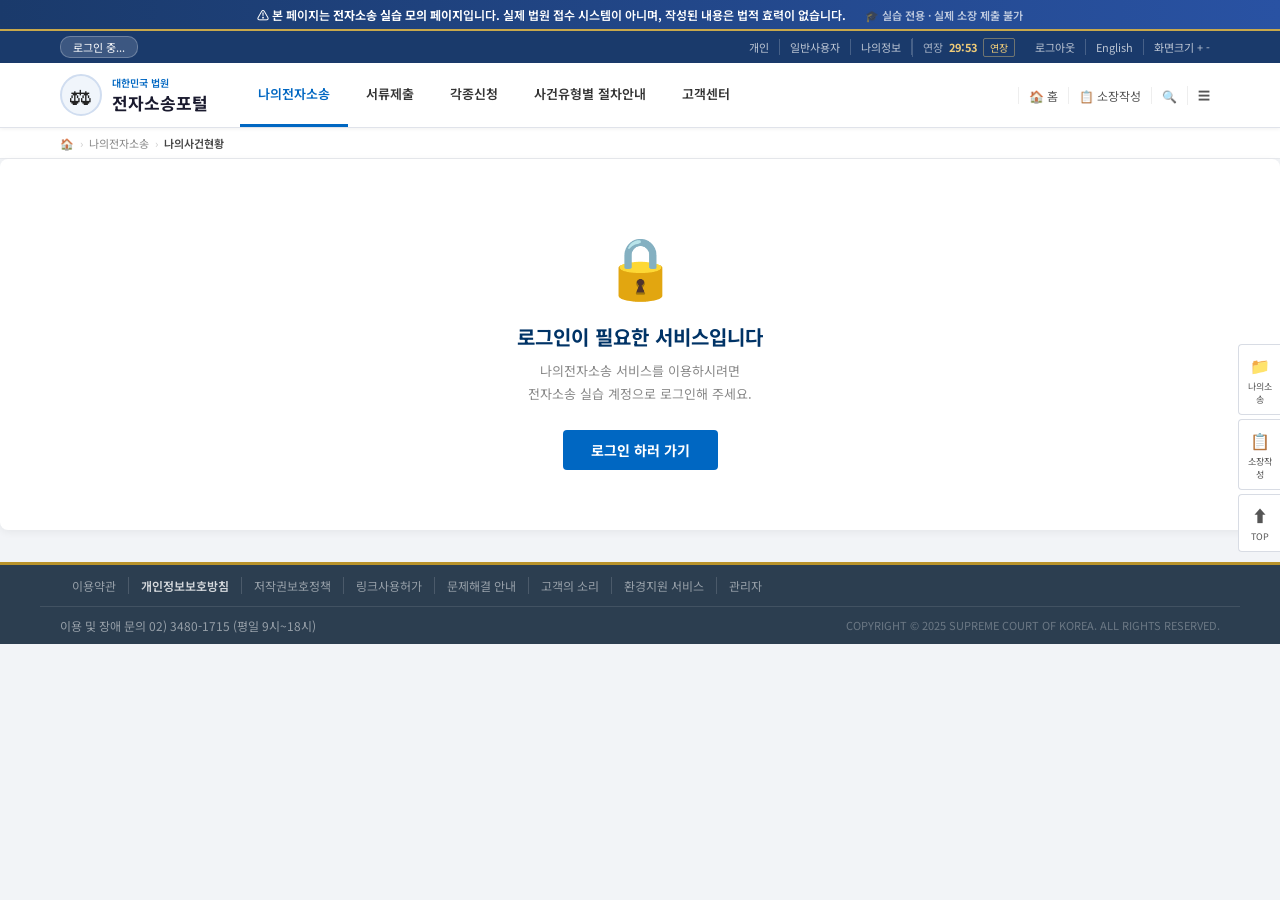
<file: mypage.html>
<!DOCTYPE html>
<html lang="ko">
<head>
<meta charset="UTF-8">
<meta name="viewport" content="width=device-width, initial-scale=1.0">
<title>나의전자소송 — 전자소송포털</title>
<link href="https://fonts.googleapis.com/css2?family=Noto+Sans+KR:wght@300;400;500;600;700&display=swap" rel="stylesheet">
<style>
*{box-sizing:border-box;margin:0;padding:0;}
body{font-family:'Noto Sans KR','맑은 고딕',sans-serif;font-size:13px;color:#222;background:#f2f4f7;}
a{text-decoration:none;color:inherit;cursor:pointer;}
button{font-family:inherit;cursor:pointer;}

/* 실습 안내 바 */
.mock-bar{background:linear-gradient(90deg,#1a3a6b,#2952a3);color:#fff;text-align:center;padding:6px 20px;font-size:12px;font-weight:600;border-bottom:2px solid #c8a84b;z-index:100;position:relative;}

/* 유틸 바 */
.util-bar{background:#1a3a6b;height:32px;display:flex;align-items:center;padding:0 0;}
.util-bar-inner{max-width:1200px;margin:0 auto;width:100%;display:flex;align-items:center;padding:0 20px;}
.util-badge{background:rgba(255,255,255,.15);border:1px solid rgba(255,255,255,.25);border-radius:10px;padding:2px 12px;font-size:11px;color:#fff;margin-right:auto;}
.util-links{display:flex;align-items:center;}
.util-link{font-size:11px;color:rgba(255,255,255,.7);padding:0 10px;border-right:1px solid rgba(255,255,255,.2);}
.util-link:last-child{border-right:none;}
.util-link:hover{color:#fff;}
.util-timer-wrap{display:flex;align-items:center;gap:6px;padding:0 10px;border-left:1px solid rgba(255,255,255,.2);}
.util-role-badge{font-size:11px;color:rgba(255,255,255,.6);}
.util-timer{font-size:11px;color:#f0cc78;font-weight:700;font-variant-numeric:tabular-nums;}
.util-extend-btn{font-size:10px;color:#f0cc78;border:1px solid rgba(240,204,120,.4);border-radius:2px;padding:1px 6px;background:none;cursor:pointer;}

/* GNB */
.gnb{background:#fff;border-bottom:1px solid #e0e3ea;position:sticky;top:0;z-index:500;box-shadow:0 1px 4px rgba(0,0,0,.06);}
.gnb-inner{max-width:1200px;margin:0 auto;display:flex;align-items:center;height:64px;padding:0 20px;}
.gnb-logo{display:flex;align-items:center;gap:10px;margin-right:32px;text-decoration:none;}
.gnb-logo-badge{width:42px;height:42px;background:#f0f5fb;border-radius:50%;display:flex;align-items:center;justify-content:center;font-size:22px;border:2px solid #d0ddf0;}
.gnb-logo-text .court{font-size:10px;color:#0067c2;font-weight:600;}
.gnb-logo-text .portal{font-size:17px;font-weight:700;color:#1a1a2e;}
.gnb-nav{display:flex;align-items:stretch;flex:1;height:64px;}
.gnav-item{display:flex;align-items:center;padding:0 18px;font-size:13px;font-weight:600;color:#333;cursor:pointer;border-bottom:3px solid transparent;white-space:nowrap;}
.gnav-item:hover{color:#0067c2;}
.gnav-item.on{color:#0067c2;border-bottom-color:#0067c2;}
.gnb-right{margin-left:auto;display:flex;align-items:center;gap:0;}
.gnb-right a{font-size:12px;color:#555;padding:0 10px;cursor:pointer;border-left:1px solid #eee;display:flex;align-items:center;gap:4px;}
.gnb-right a:hover{color:#0067c2;}

/* 브레드크럼 */
.breadcrumb{background:#fff;border-bottom:1px solid #e8eaee;padding:7px 0;}
.bc-inner{max-width:1200px;margin:0 auto;padding:0 20px;display:flex;align-items:center;gap:6px;font-size:11px;color:#888;}
.bc-sep{color:#ccc;}
.bc-current{color:#444;font-weight:600;}

/* 레이아웃 */
.layout{max-width:1200px;margin:0 auto;padding:20px;display:flex;gap:16px;align-items:flex-start;}

/* 사이드바 */
.sidebar{width:196px;min-width:196px;flex-shrink:0;}
.sidebar-hd{background:#1a3a6b;color:#fff;padding:14px 16px;border-radius:6px 6px 0 0;display:flex;align-items:center;gap:8px;cursor:pointer;}
.sidebar-hd-title{font-size:14px;font-weight:700;}
.sidebar-hd-arrow{font-size:10px;margin-left:auto;}
.sidebar-nav{background:#fff;border:1px solid #dde0e8;border-top:none;border-radius:0 0 6px 6px;overflow:hidden;}
.snav-group{border-bottom:1px solid #eaecf4;}
.snav-group:last-child{border-bottom:none;}
.snav-group-hd{display:flex;align-items:center;justify-content:space-between;padding:10px 14px;font-size:12px;font-weight:700;color:#003366;cursor:pointer;background:#f7f8fc;}
.snav-group-hd:hover{background:#eef2f8;}
.snav-group-hd.on{color:#0067c2;}
.snav-group-hd .arrow{font-size:10px;color:#aaa;transition:transform .2s;}
.snav-group-body{display:none;}
.snav-group-body.show{display:block;}
.snav-item{display:flex;align-items:center;padding:7px 14px 7px 22px;font-size:12px;color:#444;cursor:pointer;border-bottom:1px solid #f5f6fa;}
.snav-item:last-child{border-bottom:none;}
.snav-item::before{content:'·';color:#0067c2;font-weight:700;margin-right:5px;}
.snav-item:hover{background:#f0f5fb;color:#0067c2;}
.snav-item.on{background:#e8f0f9;color:#0067c2;font-weight:700;}
.snav-highlight{background:#1a3a6b;color:#fff !important;font-weight:700 !important;}
.snav-highlight::before{color:#f0cc78 !important;}
.snav-highlight:hover{background:#2952a3 !important;}

/* 메인 콘텐츠 */
.main{flex:1;min-width:0;}

/* 접근 차단 */
.deny-area{display:none;background:#fff;border-radius:8px;padding:60px;text-align:center;box-shadow:0 2px 8px rgba(0,0,0,.06);}
.deny-ico{font-size:60px;margin-bottom:16px;}
.deny-title{font-size:20px;font-weight:700;color:#003366;margin-bottom:8px;}
.deny-desc{font-size:13px;color:#888;line-height:1.8;margin-bottom:24px;}
.deny-btn{display:inline-block;padding:10px 28px;background:#0067c2;color:#fff;border-radius:4px;font-size:14px;font-weight:700;border:none;}

/* 페이지 헤더 */
.page-header{display:flex;align-items:center;justify-content:space-between;padding:14px 20px;background:#fff;border:1px solid #dde0e8;border-bottom:2px solid #0067c2;flex-wrap:wrap;gap:8px;}
.page-title{display:flex;align-items:center;gap:8px;font-size:15px;font-weight:700;color:#003366;}
.dot{width:8px;height:8px;background:#0067c2;border-radius:50%;}
.page-actions{display:flex;gap:6px;}
.page-act-btn{height:30px;padding:0 12px;background:#fff;border:1px solid #c8cdd6;border-radius:3px;font-size:12px;color:#444;display:flex;align-items:center;gap:4px;}
.page-act-btn:hover{background:#f5f7fc;border-color:#0067c2;color:#0067c2;}

/* 검색 영역 */
.search-area{background:#f7f8fc;border:1px solid #dde0e8;border-top:none;padding:14px 20px;display:flex;flex-direction:column;gap:8px;}
.srow{display:flex;align-items:center;gap:8px;flex-wrap:wrap;}
.slbl{font-size:12px;color:#555;font-weight:600;min-width:52px;}
.sselect,.sinp{height:30px;border:1px solid #c8cdd6;border-radius:3px;font-size:12px;font-family:inherit;padding:0 8px;outline:none;background:#fff;}
.sselect:focus,.sinp:focus{border-color:#0067c2;}
.sdate{display:flex;align-items:center;gap:6px;}
.sdate-inp{height:30px;border:1px solid #c8cdd6;border-radius:3px;font-size:12px;font-family:inherit;padding:0 8px;outline:none;}
.sqbtn{height:28px;padding:0 10px;border:1px solid #c8cdd6;border-radius:3px;background:#fff;font-size:12px;font-family:inherit;}
.sqbtn:hover{background:#e8f0f9;border-color:#0067c2;color:#0067c2;}
.search-btn{height:34px;padding:0 28px;background:#1a3a6b;color:#fff;border:none;border-radius:3px;font-size:13px;font-weight:700;}
.search-btn:hover{background:#2952a3;}
.radio-row{display:flex;gap:12px;}
.ri{display:flex;align-items:center;gap:4px;font-size:12px;color:#444;cursor:pointer;}
.ci{display:flex;align-items:center;gap:4px;font-size:12px;color:#444;cursor:pointer;}
.search-note{background:#fffbe6;border:1px solid #ffe082;border-top:none;padding:8px 20px;font-size:11px;color:#7a6000;line-height:1.6;}

/* 테이블 영역 */
.table-area{background:#fff;border:1px solid #dde0e8;border-top:none;}
.table-toolbar{display:flex;align-items:center;justify-content:space-between;padding:10px 16px;border-bottom:1px solid #eaecf4;}
.total-count{font-size:12px;color:#555;}
.total-count strong{color:#0067c2;}
.table-tools{display:flex;gap:6px;}
.tbl-btn{height:26px;padding:0 10px;border:1px solid #c8cdd6;border-radius:3px;background:#fff;font-size:11px;color:#444;}
.tbl-btn:hover{background:#f5f7fc;}
.tbl-btn.excel{border-color:#1a7340;color:#1a7340;}
.data-tbl{width:100%;border-collapse:collapse;}
.data-tbl th{background:#f5f7fc;padding:9px 10px;font-size:12px;font-weight:700;color:#444;text-align:left;border-bottom:1px solid #dde0e8;border-right:1px solid #eaecf4;white-space:nowrap;}
.data-tbl th:last-child{border-right:none;}
.data-tbl td{padding:9px 10px;font-size:12px;color:#222;border-bottom:1px solid #eaecf4;border-right:1px solid #eaecf4;vertical-align:middle;}
.data-tbl td:last-child{border-right:none;}
.data-tbl tr:hover td{background:#fafbff;}
.empty-row td{text-align:center;padding:32px;color:#aaa;font-size:12px;}
.link-cell{color:#0067c2;cursor:pointer;text-decoration:underline;}
.link-cell:hover{color:#003d8f;}

/* 배지 */
.badge-new{display:inline-block;background:#e53e3e;color:#fff;font-size:9px;font-weight:700;padding:1px 5px;border-radius:2px;margin-left:4px;vertical-align:middle;}
.badge-pay{display:inline-block;background:#e8f0fb;color:#0067c2;font-size:11px;font-weight:700;padding:2px 8px;border-radius:3px;cursor:pointer;border:1px solid #c8ddf5;}
.badge-view{display:inline-block;background:#f5f7fc;color:#444;font-size:11px;padding:2px 8px;border-radius:3px;cursor:pointer;border:1px solid #ddd;}
.badge-submit{display:inline-block;background:#0067c2;color:#fff;font-size:11px;font-weight:700;padding:2px 8px;border-radius:3px;cursor:pointer;}
.sched-badge{display:inline-block;font-size:11px;font-weight:700;padding:2px 8px;border-radius:3px;}
.sb-trial{background:#e8f0fb;color:#0067c2;}
.sb-mediation{background:#e8f8ee;color:#16a34a;}
.sb-decision{background:#fff3e8;color:#d97706;}

/* 페이징 */
.paging{display:flex;align-items:center;justify-content:space-between;padding:10px 16px;border-top:1px solid #eaecf4;}
.paging-btns{display:flex;gap:2px;}
.pg-btn,.pg-num{width:28px;height:28px;border:1px solid #ddd;background:#fff;font-size:12px;border-radius:3px;display:flex;align-items:center;justify-content:center;}
.pg-num.on{background:#0067c2;color:#fff;border-color:#0067c2;}
.pg-size{font-size:11px;color:#888;display:flex;align-items:center;gap:4px;}
.pg-size select{height:26px;border:1px solid #ddd;border-radius:3px;font-size:11px;padding:0 4px;}

/* 상태 카드 */
.status-cards{display:grid;grid-template-columns:repeat(4,1fr);gap:10px;margin-bottom:16px;}
.status-card{background:#f7f8fc;border:1px solid #dde0e8;border-radius:6px;padding:14px;text-align:center;cursor:pointer;transition:all .15s;}
.status-card:hover,.status-card.on{background:#e8f0f9;border-color:#0067c2;}
.sc-num{font-size:28px;font-weight:700;color:#0067c2;line-height:1;}
.sc-lbl{font-size:12px;font-weight:700;color:#333;margin-top:4px;}
.sc-sub{font-size:10px;color:#888;margin-top:2px;}

/* 납부 카드 */
.pay-cards{display:grid;grid-template-columns:repeat(3,1fr);gap:14px;}
.pay-card{background:#f7f8fc;border:1px solid #dde0e8;border-radius:6px;padding:16px;text-align:center;}
.pay-card-title{font-size:12px;color:#888;margin-bottom:8px;}
.pay-card-amount{font-size:28px;font-weight:700;color:#003366;line-height:1;margin-bottom:12px;}
.pay-card-amount span{font-size:14px;}
.pay-card-btn{height:32px;padding:0 16px;background:#0067c2;color:#fff;border:none;border-radius:3px;font-size:12px;font-weight:700;}

/* 참고 박스 */
.note-box{background:#f7f8fc;border:1px solid #dde0e8;border-top:none;padding:16px 20px;}
.note-box-title{font-size:12px;font-weight:700;color:#003366;margin-bottom:10px;display:flex;align-items:center;gap:6px;}
.note-box-title::before{content:'💻';font-size:14px;}
.note-item{margin-bottom:10px;}
.note-item:last-child{margin-bottom:0;}
.note-item-title{font-size:12px;font-weight:700;color:#333;margin-bottom:3px;}
.note-item-body{font-size:11px;color:#666;line-height:1.7;}
.red{color:#c0392b;font-weight:600;}

/* 정보 섹션 */
.info-section{background:#f7f8fc;border:1px solid #dde0e8;border-radius:4px;overflow:hidden;margin-bottom:12px;}
.info-section-title{background:#e8edf5;padding:10px 16px;font-size:13px;font-weight:700;color:#003366;border-bottom:1px solid #dde0e8;}
.info-tbl{width:100%;border-collapse:collapse;}
.info-tbl th{background:#f5f7fc;padding:10px 14px;font-size:12px;font-weight:600;color:#555;text-align:left;border-bottom:1px solid #eaecf4;width:120px;}
.info-tbl td{padding:10px 14px;font-size:12px;color:#222;border-bottom:1px solid #eaecf4;}
.info-tbl tr:last-child th,.info-tbl tr:last-child td{border-bottom:none;}
.info-edit-btn{height:26px;padding:0 10px;border:1px solid #c8cdd6;border-radius:3px;background:#fff;font-size:11px;color:#444;margin-left:8px;}

/* 팝업 */
.pop-overlay{display:none;position:fixed;inset:0;background:rgba(0,0,0,.5);z-index:1000;align-items:center;justify-content:center;}
.pop-overlay.show{display:flex;}
.pop-box{background:#fff;border-radius:8px;box-shadow:0 16px 48px rgba(0,0,0,.2);overflow:hidden;width:480px;max-width:95vw;animation:popIn .2s ease;}
@keyframes popIn{from{transform:scale(.94);opacity:0}to{transform:scale(1);opacity:1}}
.pop-hd{background:#1a3a6b;color:#fff;padding:14px 18px;display:flex;align-items:center;justify-content:space-between;font-size:14px;font-weight:700;}
.pop-cl{background:none;border:none;color:#fff;font-size:18px;cursor:pointer;}
.pop-bd{padding:20px;}
.pop-ft{padding:0 20px 16px;display:flex;justify-content:flex-end;gap:8px;}
.btn{height:32px;padding:0 14px;border-radius:3px;font-size:12px;font-weight:600;border:none;cursor:pointer;}
.btn-navy{background:#0067c2;color:#fff;}
.btn-gray{background:#f5f7fc;color:#444;border:1px solid #c8cdd6;}

/* 토스트 */
@keyframes toastIn{0%{opacity:0;transform:translateX(-50%) translateY(-10px)}15%{opacity:1;transform:translateX(-50%)}80%{opacity:1}100%{opacity:0}}
.toast-msg{position:fixed;top:72px;left:50%;transform:translateX(-50%);background:#16a34a;color:#fff;padding:9px 22px;border-radius:20px;font-size:13px;font-weight:700;z-index:9999;box-shadow:0 4px 14px rgba(0,0,0,.18);animation:toastIn 2.8s forwards;pointer-events:none;}

/* 플로팅 */
.float-menu{position:fixed;right:0;top:50%;transform:translateY(-50%);display:flex;flex-direction:column;z-index:300;}
.float-btn{background:#fff;border:1px solid #d8dce4;border-right:none;width:42px;padding:8px 5px;text-align:center;cursor:pointer;font-size:9px;color:#555;border-radius:4px 0 0 4px;margin-bottom:4px;}
.float-btn .fi{font-size:16px;display:block;margin-bottom:3px;}
.float-btn:hover{background:#e8f0f9;color:#0067c2;}

/* 푸터 */
.footer{background:#2c3e50;border-top:3px solid #b8922a;margin-top:32px;}
.footer-links{max-width:1200px;margin:0 auto;padding:12px 20px;display:flex;flex-wrap:wrap;border-bottom:1px solid rgba(255,255,255,.1);}
.footer-link{font-size:12px;color:rgba(255,255,255,.5);padding:0 12px;border-right:1px solid rgba(255,255,255,.15);}
.footer-link:last-child{border-right:none;}
.footer-link:hover{color:#fff;}
.footer-bottom{max-width:1200px;margin:0 auto;padding:10px 20px;display:flex;justify-content:space-between;}
.footer-tel{font-size:12px;color:rgba(255,255,255,.5);}
.footer-copy{font-size:11px;color:rgba(255,255,255,.3);}

@media(max-width:768px){
  .layout{flex-direction:column;}
  .sidebar{width:100%;}
  .status-cards{grid-template-columns:repeat(2,1fr);}
  .pay-cards{grid-template-columns:1fr;}
}
</style>
</head>
<body>

<!-- 실습 안내 바 -->
<div class="mock-bar">
  ⚠️ 본 페이지는 <strong>전자소송 실습 모의 페이지</strong>입니다. 실제 법원 접수 시스템이 아니며, 작성된 내용은 법적 효력이 없습니다.
  <span style="margin-left:16px;font-size:11px;opacity:.7;">🎓 실습 전용 · 실제 소장 제출 불가</span>
</div>

<!-- 유틸 바 -->
<div class="util-bar">
  <div class="util-bar-inner">
    <span class="util-badge" id="util-org-badge">로그인 중...</span>
    <div class="util-links">
      <a class="util-link" onclick="location.href='index.html'">개인</a>
      <a class="util-link" id="util-role">일반사용자</a>
      <a class="util-link" onclick="location.href='index.html'">나의정보</a>
      <span class="util-timer-wrap">
        <span class="util-role-badge">연장</span>
        <span class="util-timer" id="util-timer">29:53</span>
        <button class="util-extend-btn" onclick="extendSession()">연장</button>
      </span>
      <a class="util-link" onclick="doLogout()">로그아웃</a>
      <a class="util-link">English</a>
      <a class="util-link">화면크기 + -</a>
    </div>
  </div>
</div>

<!-- GNB -->
<div class="gnb">
  <div class="gnb-inner">
    <a class="gnb-logo" href="index.html">
      <div class="gnb-logo-badge">⚖</div>
      <div class="gnb-logo-text">
        <div class="court">대한민국 법원</div>
        <div class="portal">전자소송포털</div>
      </div>
    </a>
    <nav class="gnb-nav">
      <div class="gnav-item on" onclick="location.href='mypage.html'">나의전자소송</div>
      <div class="gnav-item" onclick="location.href='apply.html'">서류제출</div>
      <div class="gnav-item">각종신청</div>
      <div class="gnav-item">사건유형별 절차안내</div>
      <div class="gnav-item">고객센터</div>
    </nav>
    <div class="gnb-right">
      <a onclick="location.href='index.html'">🏠 홈</a>
      <a onclick="location.href='apply.html'">📋 소장작성</a>
      <a onclick="location.href='index.html'">🔍</a>
      <a onclick="location.href='index.html'">☰</a>
    </div>
  </div>
</div>

<!-- 브레드크럼 -->
<div class="breadcrumb">
  <div class="bc-inner">
    <a onclick="location.href='index.html'">🏠</a>
    <span class="bc-sep">›</span>
    <a onclick="location.href='mypage.html'">나의전자소송</a>
    <span class="bc-sep">›</span>
    <span class="bc-current" id="bc-current">나의사건현황</span>
  </div>
</div>

<!-- 메인 레이아웃 -->
<div class="layout" id="main-layout" style="display:none;">

  <!-- 사이드바 -->
  <aside class="sidebar">
    <div class="sidebar-hd" onclick="location.href='mypage.html'">
      <span style="font-size:18px;">📁</span>
      <span class="sidebar-hd-title">나의전자소송</span>
      <span class="sidebar-hd-arrow">›</span>
    </div>
    <nav class="sidebar-nav">

      <!-- 나의사건현황 -->
      <div class="snav-group">
        <div class="snav-item snav-highlight on" id="nav-status" onclick="loadPage('status')" style="padding:10px 14px;font-size:13px;font-weight:700;">
          나의사건현황
        </div>
      </div>

      <!-- 나의사건관리 -->
      <div class="snav-group">
        <div class="snav-group-hd" onclick="toggleGroup('g-case')">나의사건관리 <span class="arrow">∨</span></div>
        <div class="snav-group-body show" id="g-case">
          <div class="snav-item" id="nav-case-proceeding" onclick="loadPage('case-proceeding')">진행중사건</div>
          <div class="snav-item" id="nav-case-interest" onclick="loadPage('case-interest')">관심사건</div>
          <div class="snav-item" id="nav-case-confirmed" onclick="loadPage('case-confirmed')">확정된사건</div>
          <div class="snav-item" id="nav-case-done" onclick="loadPage('case-done')">완료된사건</div>
        </div>
      </div>

      <!-- 사건진행 -->
      <div class="snav-group">
        <div class="snav-group-hd" onclick="toggleGroup('g-proc')">사건진행 <span class="arrow">∨</span></div>
        <div class="snav-group-body show" id="g-proc">
          <div class="snav-item" id="nav-schedule" onclick="loadPage('schedule')">재판일정</div>
          <div class="snav-item" onclick="loadPage('generic-대조형 행정요약')">대조형 행정요약</div>
          <div class="snav-item" onclick="loadPage('generic-사건별 계시판')">사건별 계시판</div>
          <div class="snav-item" onclick="loadPage('generic-문서송부서확인')">문서송부서확인</div>
          <div class="snav-item" onclick="loadPage('generic-사전확인(문서송부)')">사전확인(문서송부)</div>
          <div class="snav-item" onclick="loadPage('generic-보정/미보정내역(독촉)')">보정/미보정내역(독촉)</div>
          <div class="snav-item" onclick="loadPage('generic-증거의견입력')">증거의견입력</div>
        </div>
      </div>

      <!-- 나의문서함 -->
      <div class="snav-group">
        <div class="snav-group-hd" onclick="toggleGroup('g-doc')">나의문서함 <span class="arrow">∨</span></div>
        <div class="snav-group-body show" id="g-doc">
          <div class="snav-item" id="nav-drafts" onclick="loadPage('drafts')">작성중서류</div>
          <div class="snav-item" id="nav-submitted" onclick="loadPage('submitted')">제출서류</div>
          <div class="snav-item" id="nav-unconfirmed" onclick="loadPage('unconfirmed')">미확인송달문서</div>
          <div class="snav-item" id="nav-all-docs" onclick="loadPage('all-docs')">전체송달문서</div>
          <div class="snav-item" id="nav-certificate" onclick="loadPage('certificate')">송달문서 정(등)본발급</div>
        </div>
      </div>

      <!-- 납부/환급관리 -->
      <div class="snav-group">
        <div class="snav-group-hd" onclick="toggleGroup('g-pay')">납부/환급관리 <span class="arrow">∨</span></div>
        <div class="snav-group-body" id="g-pay">
          <div class="snav-item" onclick="loadPage('pay-lawsuit')">소송비용납부</div>
          <div class="snav-item" onclick="loadPage('pay-appeal')">상소비용예납</div>
          <div class="snav-item" onclick="loadPage('pay-history')">전자납부내역</div>
          <div class="snav-item" onclick="loadPage('pay-virtual')">가상계좌내역</div>
          <div class="snav-item" onclick="loadPage('pay-delivery')">송달료 자동납부내역</div>
          <div class="snav-item" onclick="loadPage('generic-대표납부인 신고')">대표납부인 신고</div>
          <div class="snav-item" onclick="loadPage('generic-인지액환급청구')">인지액환급청구</div>
          <div class="snav-item" onclick="loadPage('generic-과오납금반환청구')">과오납금반환청구</div>
        </div>
      </div>

      <!-- 기득 열람 -->
      <div class="snav-group">
        <div class="snav-group-hd" onclick="toggleGroup('g-rec')">기득 열람 <span class="arrow">∨</span></div>
        <div class="snav-group-body" id="g-rec">
          <div class="snav-item" onclick="loadPage('generic-나의사건열람')">나의사건열람</div>
          <div class="snav-item" onclick="loadPage('generic-형사전자사본화사건열람')">형사전자사본화사건열람</div>
        </div>
      </div>

      <!-- 전자소송사건등록 -->
      <div class="snav-group">
        <div class="snav-group-hd" onclick="toggleGroup('g-reg')">전자소송사건등록 <span class="arrow">∨</span></div>
        <div class="snav-group-body" id="g-reg">
          <div class="snav-item" id="nav-register-civil" onclick="loadPage('register-civil')">전자소송사건등록</div>
          <div class="snav-item" onclick="loadPage('generic-형사전자사본화사건등록')">형사전자사본화사건등록</div>
        </div>
      </div>

      <!-- 맞춤형문서함 -->
      <div class="snav-group">
        <div class="snav-group-hd" onclick="toggleGroup('g-cus')">맞춤형문서함 <span class="arrow">∨</span></div>
        <div class="snav-group-body" id="g-cus">
          <div class="snav-item" onclick="loadPage('generic-사실조회기관회신')">사실조회기관회신</div>
          <div class="snav-item" onclick="loadPage('generic-상담의견관련')">상담의견관련</div>
          <div class="snav-item" onclick="loadPage('generic-제3채무자')">제3채무자</div>
          <div class="snav-item" onclick="loadPage('generic-오픈API 제출내역')">오픈API 제출내역</div>
        </div>
      </div>

      <!-- 나의정보관리 -->
      <div class="snav-group">
        <div class="snav-group-hd" onclick="toggleGroup('g-info')">나의정보관리 <span class="arrow">∨</span></div>
        <div class="snav-group-body" id="g-info">
          <div class="snav-item" id="nav-myinfo-user" onclick="loadPage('myinfo-user')">사용자정보변경</div>
          <div class="snav-item" onclick="loadPage('generic-사용자아이름변경')">사용자아이름변경</div>
          <div class="snav-item" id="nav-myinfo-pw" onclick="loadPage('myinfo-pw')">비밀번호변경</div>
          <div class="snav-item" onclick="loadPage('generic-나의법원설정')">나의법원설정</div>
          <div class="snav-item" onclick="loadPage('generic-사사실소화기관관리')">사실소화기관관리</div>
          <div class="snav-item" onclick="loadPage('generic-사전포괄동의신청')">사전포괄동의신청</div>
          <div class="snav-item" onclick="loadPage('generic-인증등록 및 갱신')">인증등록 및 갱신</div>
          <div class="snav-item" onclick="loadPage('generic-로그인연변관리')">로그인연변관리</div>
          <div class="snav-item" onclick="loadPage('generic-사용자탈퇴')">사용자탈퇴</div>
        </div>
      </div>

      <!-- 실습 전용 -->
      <div class="snav-group">
        <div class="snav-group-hd" style="color:#b8922a;" onclick="toggleGroup('g-practice')">📊 실습 전용 <span class="arrow">∨</span></div>
        <div class="snav-group-body show" id="g-practice">
          <div class="snav-item" id="nav-assigned-cases" onclick="loadPage('assigned-cases')" style="color:#006699;font-weight:700;">📋 배정된 실습사건</div>
          <div class="snav-item" id="nav-practice-records" onclick="loadPage('practice-records')" style="color:#b8922a;font-weight:600;">나의 실습기록</div>
          <div class="snav-item" onclick="location.href='apply.html'" style="color:#0067c2;font-weight:600;">새 소장 작성하기 +</div>
        </div>
      </div>

    </nav>
  </aside>

  <!-- 메인 콘텐츠 -->
  <main class="main">
    <div id="main-content"></div>
  </main>

</div>

<!-- 접근 차단 -->
<div class="deny-area" id="deny-area">
  <div class="deny-ico">🔒</div>
  <div class="deny-title">로그인이 필요한 서비스입니다</div>
  <div class="deny-desc">나의전자소송 서비스를 이용하시려면<br>전자소송 실습 계정으로 로그인해 주세요.</div>
  <button class="deny-btn" onclick="location.href='index.html'">로그인 하러 가기</button>
</div>

<!-- 플로팅 메뉴 -->
<div class="float-menu">
  <div class="float-btn" onclick="loadPage('status')"><span class="fi">📁</span>나의소송</div>
  <div class="float-btn" onclick="location.href='apply.html'"><span class="fi">📋</span>소장작성</div>
  <div class="float-btn" onclick="window.scrollTo({top:0,behavior:'smooth'})"><span class="fi">⬆</span>TOP</div>
</div>

<!-- 푸터 -->
<footer class="footer">
  <div class="footer-links">
    <a class="footer-link">이용약관</a>
    <a class="footer-link" style="font-weight:600;color:rgba(255,255,255,.8);">개인정보보호방침</a>
    <a class="footer-link">저작권보호정책</a>
    <a class="footer-link">링크사용허가</a>
    <a class="footer-link">문제해결 안내</a>
    <a class="footer-link">고객의 소리</a>
    <a class="footer-link">환경지원 서비스</a>
    <a class="footer-link" onclick="location.href='admin.html'">관리자</a>
  </div>
  <div class="footer-bottom">
    <span class="footer-tel">이용 및 장애 문의 02) 3480-1715 (평일 9시~18시)</span>
    <span class="footer-copy">COPYRIGHT © 2025 SUPREME COURT OF KOREA. ALL RIGHTS RESERVED.</span>
  </div>
</footer>

<script src="data.js"></script>
<script>

// ══════ 데이터 ══════
const DEFAULT_ACC={
  student01:{pw:'court1234',name:'김바른',org:'바른법률사무소',role:'user',barNum:'서울20113',addr:'서울 서초구 서초대로 107 (서초동)',tel:'010-2111-3077',email:'student01@barun.law'},
  student02:{pw:'court1234',name:'이바른',org:'한결법률사무소',role:'user',barNum:'서울20226',addr:'서울 서초구 서초대로 114 (서초동)',tel:'010-2222-3154',email:'student02@barun.law'},
  student03:{pw:'court1234',name:'박바른',org:'정직법률사무소',role:'user',barNum:'서울20339',addr:'서울 서초구 서초대로 121 (서초동)',tel:'010-2333-3231',email:'student03@barun.law'},
  student04:{pw:'court1234',name:'최바른',org:'신뢰법률사무소',role:'user',barNum:'서울20452',addr:'서울 서초구 서초대로 128 (서초동)',tel:'010-2444-3308',email:'student04@barun.law'},
  student05:{pw:'court1234',name:'정바른',org:'공정법률사무소',role:'user',barNum:'서울20565',addr:'서울 서초구 서초대로 135 (서초동)',tel:'010-2555-3385',email:'student05@barun.law'},
  student06:{pw:'court1234',name:'강바른',org:'진실법률사무소',role:'user',barNum:'서울20678',addr:'서울 서초구 서초대로 142 (서초동)',tel:'010-2666-3462',email:'student06@barun.law'},
  student07:{pw:'court1234',name:'조바른',org:'바른법률사무소',role:'user',barNum:'서울20791',addr:'서울 서초구 서초대로 149 (서초동)',tel:'010-2777-3539',email:'student07@barun.law'},
  student08:{pw:'court1234',name:'윤바른',org:'한결법률사무소',role:'user',barNum:'서울20904',addr:'서울 서초구 서초대로 156 (서초동)',tel:'010-2888-3616',email:'student08@barun.law'},
  student09:{pw:'court1234',name:'장바른',org:'정직법률사무소',role:'user',barNum:'서울21017',addr:'서울 서초구 서초대로 163 (서초동)',tel:'010-2999-3693',email:'student09@barun.law'},
  student10:{pw:'court1234',name:'임바른',org:'신뢰법률사무소',role:'user',barNum:'서울21130',addr:'서울 서초구 서초대로 170 (서초동)',tel:'010-3110-3770',email:'student10@barun.law'},
  admin:{pw:'admin1234',name:'관리자',org:'운영팀',role:'admin',barNum:'',addr:'',tel:'',email:'admin@ecourt.kr'},
};
let curUser=null;

// ── 로그인 계정의 배정 사건/기일을 동적으로 반환 ──────────────
function myCases(){
  if(!curUser) return [];
  return (typeof getAssignedCases === 'function')
    ? getAssignedCases(curUser.id)
    : [];
}
function mySchedule(){
  if(!curUser) return [];
  return (typeof getAssignedSchedule === 'function')
    ? getAssignedSchedule(curUser.id)
    : [];
}
// 하위 호환: 기존 코드가 SAMPLE_CASES/SCHEDULE 참조 시 빈 배열 반환
const SAMPLE_CASES=[], SAMPLE_SCHEDULE=[], SAMPLE_DOCS=[];

// ══════ 인증 ══════
function getAcc(){try{const ls=localStorage.getItem('ec_acc');const stored=ls?JSON.parse(ls):{};return {...stored,...DEFAULT_ACC};}catch{return{...DEFAULT_ACC};}}

function initAuth(){
  try{const u=sessionStorage.getItem('ec_user');if(u){curUser=JSON.parse(u);}}catch{}
  if(!curUser){
    document.getElementById('deny-area').style.display='block';
    return;
  }
  document.getElementById('main-layout').style.display='flex';
  const unameBadge=document.getElementById('util-uname')||document.getElementById('util-org-badge');
  if(unameBadge)unameBadge.textContent=curUser.name+' 님';
  if(curUser.role==='admin'){
    const roleBadge=document.getElementById('util-role');
    if(roleBadge)roleBadge.textContent='관리자';
    // GNB에 관리자 메뉴 추가
    const nav=document.querySelector('.gnb-nav');
    if(nav&&!document.getElementById('gnav-admin')){
      const el=document.createElement('div');
      el.id='gnav-admin';el.className='gnav-item';
      el.style.color='#c0392b';el.textContent='관리자';
      el.onclick=()=>location.href='admin.html';
      nav.appendChild(el);
    }
  } else {
    const roleBadge=document.getElementById('util-role');
    if(roleBadge)roleBadge.textContent='일반사용자';
  }
  loadPage('status');
  startTimer();
}

function doLogout(){
  sessionStorage.removeItem('ec_user');location.href='index.html';
}

// ══════ 타이머 ══════
let timerSec=1793;
function startTimer(){
  setInterval(()=>{
    timerSec--;if(timerSec<0)timerSec=0;
    const m=Math.floor(timerSec/60),s=timerSec%60;
    document.getElementById('util-timer').textContent=String(m).padStart(2,'0')+':'+String(s).padStart(2,'0');
  },1000);
}
function extendSession(){timerSec=1800;showToast('세션이 30분 연장되었습니다.');}

// ══════ 사이드바 ══════
function toggleGroup(id){
  const el=document.getElementById(id);
  const isShow=el.classList.contains('show');
  el.classList.toggle('show');
}
function setActiveNav(pageId){
  document.querySelectorAll('.snav-item,.snav-group-hd').forEach(el=>el.classList.remove('on'));
  const navEl=document.getElementById('nav-'+pageId);
  if(navEl)navEl.classList.add('on');
}

// ══════ 페이지 로드 ══════
function loadPage(pageId){
  setActiveNav(pageId);
  const titles={
    'status':'나의사건현황',
    'case-proceeding':'진행중사건','case-interest':'관심사건','case-confirmed':'확정된사건','case-done':'완료된사건',
    'schedule':'재판일정','doc-check':'문서송부서확인','notice':'보정/미보정내역(독촉)','evidence':'증거의견입력',
    'public-defender':'국선전담사건',
    'drafts':'작성중서류','submitted':'제출서류','unconfirmed':'미확인송달문서','all-docs':'전체송달문서','certificate':'송달문서 정(등)본발급',
    'pay-lawsuit':'소송비용납부','pay-appeal':'상소비용예납','pay-history':'전자납부내역','pay-virtual':'가상계좌내역','pay-delivery':'송달료 자동납부내역',
    'record-my':'나의사건열람','record-criminal':'형사전자사본화사건열람',
    'register-civil':'전자소송사건등록','register-criminal':'형사전자사본화사건등록',
    'custom-fact':'사실조회기관회신','custom-third':'제3채무자','custom-api':'오픈API 제출내역',
    'myinfo-user':'사용자정보변경','myinfo-id':'사용자아이름변경','myinfo-pw':'비밀번호변경','myinfo-court':'나의법원설정','myinfo-withdraw':'사용자탈퇴',
    'practice-records':'나의 실습기록',
  };
  document.getElementById('bc-current').textContent=titles[pageId]||pageId;
  const content=document.getElementById('main-content');

  if(pageId==='status')renderStatus(content);
  else if(pageId==='case-proceeding')renderCaseList(content,'proceeding');
  else if(pageId==='case-interest')renderCaseList(content,'interest');
  else if(pageId==='case-confirmed')renderCaseList(content,'confirmed');
  else if(pageId==='case-done')renderCaseList(content,'done');
  else if(pageId==='schedule')renderSchedule(content);
  else if(pageId==='unconfirmed')renderDocList(content,'unconfirmed');
  else if(pageId==='all-docs')renderDocList(content,'all');
  else if(pageId==='submitted')renderSubmitted(content);
  else if(pageId==='certificate')renderCertificate(content);
  else if(pageId==='pay-lawsuit'||pageId==='pay-appeal'||pageId==='pay-history'||pageId==='pay-virtual'||pageId==='pay-delivery')renderPay(content,titles[pageId]);
  else if(pageId==='myinfo-user'||pageId==='myinfo-pw')renderMyInfo(content,pageId);
  else if(pageId==='practice-records')renderPracticeRecords(content);
  else if(pageId==='register-civil')renderRegisterCivil(content);
  else if(pageId==='assigned-cases')renderAssignedCases(content);
  else renderGeneric(content,titles[pageId]||pageId);
}

// ══════ 나의사건현황 ══════
function renderStatus(el){
  const all=myCases();
  const proceeding=all.filter(c=>c.status==='진행중').length;
  const confirmed=all.filter(c=>c.status==='확정').length;
  el.innerHTML=`
  <div class="page-header">
    <div class="page-title"><div class="dot"></div>나의사건현황</div>
    <div class="page-actions"><button class="page-act-btn" onclick="alert('나의 메뉴 추가 (실습 모드)')">📌 나의 메뉴 추가</button><button class="page-act-btn" onclick="window.print()">🖨 출력</button></div>
  </div>
  <div style="padding:16px;background:#fff;border:1px solid #dde0e8;border-top:1px solid #e8eaee;">
    <div class="status-cards">
      <div class="status-card on" onclick="loadPage('case-proceeding')"><div class="sc-num">${proceeding}</div><div class="sc-lbl">진행중 사건</div><div class="sc-sub">현재 진행중인 사건</div></div>
      <div class="status-card" onclick="loadPage('case-interest')"><div class="sc-num">0</div><div class="sc-lbl">관심사건</div><div class="sc-sub">즐겨찾기 사건</div></div>
      <div class="status-card" onclick="loadPage('case-confirmed')"><div class="sc-num">${confirmed}</div><div class="sc-lbl">확정된 사건</div><div class="sc-sub">판결 확정 사건</div></div>
      <div class="status-card" onclick="loadPage('case-done')"><div class="sc-num">0</div><div class="sc-lbl">완료된 사건</div><div class="sc-sub">종결된 사건</div></div>
    </div>
    <div style="display:grid;grid-template-columns:1fr 1fr;gap:16px;margin-top:0;">
      <div style="background:#f8f9fc;border:1px solid #e5e8ee;border-radius:4px;padding:16px;">
        <div style="font-size:13px;font-weight:700;color:#003366;margin-bottom:12px;display:flex;align-items:center;justify-content:space-between;">
          📅 다가오는 재판일정
          <span style="font-size:11px;font-weight:400;color:#006699;cursor:pointer;" onclick="loadPage('schedule')">전체보기 ›</span>
        </div>
        ${(()=>{const sched=mySchedule();return sched.length?sched.slice(0,3).map(s=>`
        <div style="display:flex;align-items:flex-start;gap:10px;padding:8px 0;border-bottom:1px solid #eee;">
          <div style="background:#006699;color:#fff;border-radius:3px;padding:4px 8px;text-align:center;min-width:44px;">
            <div style="font-size:9px;opacity:.8;">${s.date.split('-')[1]}월</div>
            <div style="font-size:16px;font-weight:700;">${s.date.split('-')[2]}</div>
            <div style="font-size:9px;opacity:.7;">(${s.day})</div>
          </div>
          <div>
            <div style="font-size:12px;color:#006699;cursor:pointer;font-weight:600;">${s.caseNo}</div>
            <div style="font-size:11px;color:#555;">${s.court} ${s.dept} · ${s.type||s.type} · ${s.time} · ${s.room}</div>
          </div>
        </div>`).join(''):'<div style="text-align:center;color:#aaa;font-size:12px;padding:16px 0;">배정된 재판일정이 없습니다.</div>'})()}
      </div>
      <div style="background:#f8f9fc;border:1px solid #e5e8ee;border-radius:4px;padding:16px;">
        <div style="font-size:13px;font-weight:700;color:#003366;margin-bottom:12px;display:flex;align-items:center;justify-content:space-between;">
          📬 미확인 송달문서
          <span style="font-size:11px;font-weight:400;color:#006699;cursor:pointer;" onclick="loadPage('unconfirmed')">전체보기 ›</span>
        </div>
        <div style="text-align:center;color:#888;font-size:12px;padding:24px 0;">미확인 송달문서가 없습니다.</div>
        <div style="margin-top:12px;font-size:13px;font-weight:700;color:#003366;margin-bottom:10px;display:flex;align-items:center;justify-content:space-between;">
          📝 작성중 서류
          <span style="font-size:11px;font-weight:400;color:#006699;cursor:pointer;" onclick="loadPage('drafts')">전체보기 ›</span>
        </div>
        <div style="display:flex;align-items:center;justify-content:center;padding:16px;background:#fff;border:1px dashed #c0d8e8;border-radius:4px;cursor:pointer;" onclick="location.href='apply.html'">
          <div style="text-align:center;"><div style="font-size:24px;margin-bottom:6px;">📋</div><div style="font-size:12px;color:#006699;font-weight:600;">새 소장 작성하기 +</div></div>
        </div>
      </div>
    </div>
  </div>`;
}

// ══════ 사건 목록 ══════
function renderCaseList(el,type){
  const typeNames={proceeding:'진행중사건',interest:'관심사건',confirmed:'확정된사건',done:'완료된사건'};
  const statuses={proceeding:'진행중',interest:'진행중',confirmed:'확정',done:'완료'};
  const all=myCases();
  const cases=type==='interest'?[]:type==='done'?[]:all.filter(c=>c.status===(statuses[type]||'진행중'));
  el.innerHTML=`
  <div class="page-header">
    <div class="page-title"><div class="dot"></div>${typeNames[type]}</div>
    <div class="page-actions"><button class="page-act-btn" onclick="alert('나의 메뉴 추가')">📌 나의 메뉴 추가</button><button class="page-act-btn" onclick="window.print()">🖨 출력</button></div>
  </div>
  <div class="search-area">
    <div class="srow">
      <span class="slbl">법원</span>
      <select class="sselect"><option>전체</option><option>수원지법</option><option>서울중앙지법</option><option>서울동부지법</option><option>창원지법</option></select>
      <select class="sselect"><option>전체</option><option>민사</option><option>형사</option><option>행정</option></select>
    </div>
    <div class="srow">
      <span class="slbl">사건번호</span>
      <input type="text" class="sinp" style="width:180px;" placeholder="사건번호 입력">
      <span style="font-size:12px;color:#555;margin-left:6px;">당사자명</span>
      <input type="text" class="sinp" style="width:140px;" placeholder="당사자명 입력">
    </div>
    <div style="text-align:center;margin-top:8px;"><button class="search-btn" onclick="showToast('조회되었습니다.')">조 회</button></div>
  </div>
  <div class="table-area">
    <div class="table-toolbar">
      <span class="total-count">총 <strong>${cases.length}</strong>건</span>
      <div class="table-tools"><button class="tbl-btn excel">📊 엑셀로 저장</button></div>
    </div>
    <table class="data-tbl">
      <thead><tr>
        <th><input type="checkbox"></th>
        <th>법원</th><th>재판부</th><th>사건번호</th><th>사건유형</th>
        <th>원고(신청인)</th><th>피고(피신청인)</th><th>접수일</th><th>다음기일</th><th>관련서류</th>
      </tr></thead>
      <tbody>
      ${cases.length?cases.map(c=>`<tr>
        <td><input type="checkbox"></td>
        <td>${c.court}</td><td style="font-size:11px;">${c.dept}</td>
        <td><a class="link-cell" onclick="showCaseDetail('${c.caseNo}')">${c.caseNo}</a></td>
        <td>${c.type}</td>
        <td>${c.plaintiff}</td><td style="font-size:11px;">${c.defendant}</td>
        <td>${c.filed}</td>
        <td>${c.next==='−'?'<span style="color:#aaa;">−</span>':c.next}</td>
        <td><button class="tbl-btn" style="height:24px;font-size:11px;" onclick="location.href='apply.html'">서류제출</button></td>
      </tr>`).join(''):`<tr class="empty-row"><td colspan="10">조회된 결과가 없습니다.</td></tr>`}
      </tbody>
    </table>
    <div class="paging">
      <div></div>
      <div class="paging-btns">
        <button class="pg-btn">«</button><button class="pg-btn">‹</button>
        <button class="pg-num on">1</button>
        <button class="pg-btn">›</button><button class="pg-btn">»</button>
      </div>
      <div class="pg-size">보기: <select><option>10개씩</option><option>20개씩</option><option>30개씩</option></select></div>
    </div>
  </div>`;
}

// ══════ 재판일정 ══════
function renderSchedule(el){
  el.innerHTML=`
  <div class="page-header">
    <div class="page-title"><div class="dot"></div>재판일정</div>
    <div class="page-actions"><button class="page-act-btn" onclick="alert('나의 메뉴 추가')">📌 나의 메뉴 추가</button><button class="page-act-btn" onclick="window.print()">🖨 출력</button></div>
  </div>
  <div class="search-area">
    <div class="srow">
      <span class="slbl">기간</span>
      <div class="sdate">
        <input type="date" class="sdate-inp" value="2026-03-01">
        <span style="font-size:12px;">~</span>
        <input type="date" class="sdate-inp" value="2026-06-30">
        <button class="sqbtn">오늘</button><button class="sqbtn">1주</button><button class="sqbtn">1개월</button><button class="sqbtn">3개월</button>
      </div>
    </div>
    <div style="text-align:center;margin-top:8px;"><button class="search-btn" onclick="showToast('조회되었습니다.')">조 회</button></div>
  </div>
  <div class="table-area">
    ${(()=>{const sc=mySchedule();return`<div class="table-toolbar"><span class="total-count">총 <strong>${sc.length}</strong>건</span></div>
    <table class="data-tbl">
      <thead><tr><th>기일일시</th><th>기일종류</th><th>법원</th><th>재판부</th><th>사건번호</th><th>사건유형</th><th>법정</th><th>판사</th></tr></thead>
      <tbody>
      ${sc.length?sc.map(s=>{const c=CASE_DB?CASE_DB.find(x=>x.caseNo===s.caseNo):null;return`<tr>
        <td><strong>${s.date} (${s.day})</strong><br><span style="font-size:11px;color:#666;">${s.time}</span></td>
        <td><span class="sched-badge ${s.type==='변론'?'sb-trial':s.type==='조정'?'sb-mediation':'sb-decision'}">${s.type}</span></td>
        <td>${s.court}</td><td style="font-size:11px;">${s.dept}</td>
        <td><a class="link-cell">${s.caseNo}</a></td>
        <td>${c?c.suitType:'민사'}</td><td>${s.room}</td><td>${s.judge}</td>
      </tr>`;}).join(''):'<tr class="empty-row"><td colspan="8">배정된 재판일정이 없습니다.</td></tr>'}`})()}
      </tbody>
    </table>
    <div class="paging"><div></div><div class="paging-btns"><button class="pg-btn">«</button><button class="pg-btn">‹</button><button class="pg-num on">1</button><button class="pg-btn">›</button><button class="pg-btn">»</button></div><div class="pg-size">보기: <select><option>10개씩</option></select></div></div>
  </div>
  ${noteBox([{title:'재판일정 안내',body:'조회된 재판일정은 법원 시스템과 동기화된 정보입니다. 실습 모드에서는 샘플 데이터가 표시됩니다.'}])}`;
}

// ══════ 문서 목록 ══════
function renderDocList(el,type){
  const title=type==='unconfirmed'?'미확인송달문서':'전체송달문서';
  const docs=type==='unconfirmed'?[]:SAMPLE_DOCS;
  el.innerHTML=`
  <div class="page-header">
    <div class="page-title"><div class="dot"></div>${title}</div>
    <div class="page-actions"><button class="page-act-btn">📌 나의 메뉴 추가</button><button class="page-act-btn" onclick="window.print()">🖨 출력</button></div>
  </div>
  <div class="search-area">
    <div class="srow">
      <span class="slbl">소유유형</span>
      <select class="sselect" style="width:80px;"><option>전체</option><option>원고</option><option>피고</option></select>
      <select class="sselect" style="width:80px;"><option>전체</option><option>민사</option><option>형사</option></select>
      <span class="slbl" style="margin-left:10px;">법원</span>
      <select class="sselect" style="width:120px;"><option>전체</option><option>수원지법</option><option>서울중앙지법</option></select>
    </div>
    ${type==='unconfirmed'?`<div class="srow"><label class="ci"><input type="checkbox" style="accent-color:#006699;"> 사건번호</label><select class="sselect"><option>2026</option><option>2025</option></select><select class="sselect"><option>가단</option><option>가합</option></select><input type="text" class="sinp" style="width:120px;" placeholder=""><label class="ci" style="margin-left:6px;"><input type="checkbox"> 사건구분 가나다순 정렬</label></div>`:`<div class="srow"><span class="slbl">발송일자</span><div class="radio-row"><label class="ri"><input type="radio" name="dmode" value="date" checked> 발송일자</label><label class="ri"><input type="radio" name="dmode" value="case"> 사건번호</label></div><div class="sdate"><input type="date" class="sdate-inp" value="2026-02-03"><span>~</span><input type="date" class="sdate-inp" value="2026-03-05"><button class="sqbtn">오늘</button><button class="sqbtn">3일</button><button class="sqbtn">1주일</button><button class="sqbtn">1개월</button></div></div>`}
    <div class="srow"><label class="ci"><input type="checkbox"> 결과내재검색</label><input type="text" class="sinp" style="width:200px;" placeholder=""></div>
    <div style="text-align:center;margin-top:8px;"><button class="search-btn" onclick="showToast('조회되었습니다.')">조 회</button></div>
  </div>
  <div class="search-note">※ '발급/조회' 버튼을 이용하여 발급하여야 '열람용'이라는 문구가 기재되지 않은 등본을 출력할 수 있고, 그렇지 않은 경우는 '열람용'이라는 문구가 포함되어 출력됩니다.</div>
  <div class="table-area">
    <div class="table-toolbar">
      <div><select class="sselect" style="height:26px;"><option>전체</option></select></div>
      <div class="table-tools"><button class="tbl-btn" onclick="alert('일괄확인 (실습 모드)')">일괄확인 ›</button><button class="tbl-btn excel">📊 엑셀로 저장</button></div>
    </div>
    <table class="data-tbl">
      <thead><tr><th><input type="checkbox"></th><th>법원</th><th>재판부</th><th>사건번호</th><th>송달문서</th><th>발송일자</th><th>수신일자</th><th>문서발급</th><th>송달내역</th><th>관련서류</th></tr></thead>
      <tbody>
      ${docs.length?docs.map(d=>`<tr>
        <td><input type="checkbox"></td>
        <td>${d.court}</td><td style="font-size:11px;">${d.dept}</td>
        <td><a class="link-cell">${d.caseNo}</a></td>
        <td style="text-align:left;"><a class="link-cell" onclick="alert('문서 상세 보기 (실습 모드)')">ⓘ ${d.doc}</a>${d.doc.includes('답변서')?`<span class="badge-new">NEW</span>`:''}</td>
        <td>${d.sent}</td><td>${d.received}</td>
        <td>${d.status==='발급/조회'?`<span class="badge-pay" onclick="alert('발급 (실습 모드)')">발급/조회</span>`:''}</td>
        <td><span class="badge-view" onclick="alert('송달내역 조회 (실습 모드)')">조회</span></td>
        <td>${d.related?`<span class="badge-submit" onclick="location.href='apply.html'">제출</span>`:''}</td>
      </tr>`).join(''):`<tr class="empty-row"><td colspan="10">조회된 결과가 없습니다.</td></tr>`}
      </tbody>
    </table>
    <div class="paging">
      <span style="font-size:12px;color:#555;">총 <strong>${docs.length}</strong>건</span>
      <div class="paging-btns"><button class="pg-btn">«</button><button class="pg-btn">‹</button><button class="pg-num on">1</button><button class="pg-btn">›</button><button class="pg-btn">»</button></div>
      <div class="pg-size">보기: <select><option>10개씩</option><option>20개씩</option></select></div>
    </div>
  </div>
  ${noteBox([{title:'송달문서를 반드시 확인해주세요.',body:'송달문서에 대한 불복문서를 제출하고자 하는 경우 제출기간 도과에 따른 불이익이 발생하지 않도록 주의하시기 바랍니다.'},
    {title:'송달문서를 확인해 주세요.',body:'제출기한이 있는 송달문서의 경우 기한 내에 해당 서류가 법원에 접수될 수 있도록 유의하시기 바랍니다.'}])}`;
}

// ══════ 송달문서 정(등)본발급 ══════
function renderCertificate(el){
  el.innerHTML=`
  <div class="page-header">
    <div class="page-title"><div class="dot"></div>송달문서 정(등)본발급</div>
    <div class="page-actions"><button class="page-act-btn">📌 나의 메뉴 추가</button><button class="page-act-btn" onclick="window.print()">🖨 출력</button></div>
  </div>
  <div style="padding:10px 20px;background:#fff;border:1px solid #dde0e8;border-top:none;font-size:12px;color:#444;line-height:1.8;">
    판결(판결에 갈음하는 결정, 조서 포함) 정(등)본은 <a style="color:#c0392b;font-weight:600;cursor:pointer;">발급횟수를 1회로 제한</a>하고 있으니 발급 전 발급테스트를 하시기 바랍니다.
    <div style="display:flex;gap:8px;margin-top:8px;"><button class="page-act-btn" onclick="alert('발급테스트 (실습 모드)')">발급테스트 ›</button><button class="page-act-btn" onclick="alert('발급가능 프린터 확인 (실습 모드)')">발급가능 프린터확인 ›</button></div>
  </div>
  <div class="search-area" style="border-top:1px solid #e0e3ea;">
    <div class="srow"><span class="slbl">소유유형</span><select class="sselect" style="width:80px;"><option>전체</option></select><select class="sselect" style="width:80px;"><option>전체</option></select><span class="slbl" style="margin-left:8px;">법원</span><select class="sselect" style="width:120px;"><option>전체</option></select></div>
    <div class="srow">
      <div class="radio-row"><label class="ri"><input type="radio" name="cmode" checked> 수신일자</label><label class="ri"><input type="radio" name="cmode"> 사건번호</label></div>
      <div class="sdate"><input type="date" class="sdate-inp" value="2026-02-27"><span>~</span><input type="date" class="sdate-inp" value="2026-03-05"><button class="sqbtn">오늘</button><button class="sqbtn">3일</button><button class="sqbtn">1주일</button></div>
    </div>
    <div style="text-align:center;margin-top:8px;"><button class="search-btn" onclick="showToast('조회되었습니다.')">조 회</button></div>
  </div>
  <div class="table-area">
    <div class="table-toolbar"><span class="total-count">총 <strong>0</strong>건</span></div>
    <table class="data-tbl">
      <thead><tr><th>법원</th><th>사건번호</th><th>발급문서</th><th>수신일자</th><th>발급</th><th>발급이력</th></tr></thead>
      <tbody><tr class="empty-row"><td colspan="6">조회된 결과가 없습니다.</td></tr></tbody>
    </table>
    <div class="paging"><span style="font-size:12px;color:#555;">총 <strong>0</strong>건</span><div class="paging-btns"><button class="pg-btn">«</button><button class="pg-btn">‹</button><button class="pg-num on">1</button><button class="pg-btn">›</button><button class="pg-btn">»</button></div><div class="pg-size">보기: <select><option>10개씩</option></select></div></div>
  </div>
  ${noteBox([
    {title:'발급',body:'\'발급\' 버튼을 이용하여 발급하여야 \'열람용\'이라는 문구가 기재되지 않은 등본을 출력할 수 있고, 그렇지 않은 경우는 \'열람용\'이라는 문구가 포함되어 출력됩니다.\n<span class="red">판결(판결에 갈음하는 결정, 조서 포함) 정(등)본은 발급횟수를 1회로 제한하고</span> 그 외의 정(등)본 문서는 제한 없이 발급 가능합니다.\n발급문서는 문서위조변조방지 기술이 적용된 것으로 원본과 동일하므로 그 발급 문서를 법원이나 필요로 하는 관청에 제출할 수 있습니다.'},
    {title:'발급테스트',body:'발급하시기 전에 먼저 발급테스트를 눌러 문서위조변조방지 기술이 적용된 QR 코드가 표시된 테스트페이지가 출력되는지를 확인하시기 바랍니다.'},
    {title:'발급가능 프린트',body:'프린터 발급가능 프린터 확인버튼을 선택하여 발급 가능한 프린터가 연결되어 있는지 확인하시기 바랍니다.\n프린터는 기본값이 <span class="red">600dpi 이상</span>으로 설정되어야 정상적인 발급서비스를 받으실 수 있습니다.'},
    {title:'재발급요청',body:'전자소송시스템의 장애 등 사용자에게 책임이 없는 사유로 인하여 발급이 정상적으로 완료되지 아니한 경우에는 그 사유를 소명하여 재발급을 신청할 수 있습니다.'},
  ])}`;
}

// ══════ 납부관리 ══════
function renderPay(el,title){
  el.innerHTML=`
  <div class="page-header">
    <div class="page-title"><div class="dot"></div>${title}</div>
    <div class="page-actions"><button class="page-act-btn">📌 나의 메뉴 추가</button><button class="page-act-btn" onclick="window.print()">🖨 출력</button></div>
  </div>
  <div style="padding:16px;background:#fff;border:1px solid #dde0e8;border-top:none;">
    <div class="pay-cards">
      <div class="pay-card"><div class="pay-card-title">납부예정 금액</div><div class="pay-card-amount">0<span>원</span></div><button class="pay-card-btn" onclick="alert('납부 (실습 모드)')">납부하기</button></div>
      <div class="pay-card"><div class="pay-card-title">납부완료 금액</div><div class="pay-card-amount">0<span>원</span></div></div>
      <div class="pay-card"><div class="pay-card-title">환급예정 금액</div><div class="pay-card-amount">0<span>원</span></div><button class="pay-card-btn" style="background:#27ae60;" onclick="alert('환급신청 (실습 모드)')">환급신청</button></div>
    </div>
  </div>
  <div class="search-area" style="border-top:1px solid #e0e3ea;">
    <div class="srow"><span class="slbl">납부기간</span><div class="sdate"><input type="date" class="sdate-inp" value="2026-02-01"><span>~</span><input type="date" class="sdate-inp" value="2026-03-05"><button class="sqbtn">오늘</button><button class="sqbtn">1개월</button></div></div>
    <div style="text-align:center;margin-top:8px;"><button class="search-btn" onclick="showToast('조회되었습니다.')">조 회</button></div>
  </div>
  <div class="table-area">
    <div class="table-toolbar"><span class="total-count">총 <strong>0</strong>건</span></div>
    <table class="data-tbl"><thead><tr><th>법원</th><th>사건번호</th><th>납부항목</th><th>납부금액</th><th>납부일자</th><th>납부방법</th><th>상태</th></tr></thead>
    <tbody><tr class="empty-row"><td colspan="7">조회된 결과가 없습니다.</td></tr></tbody></table>
    <div class="paging"><span style="font-size:12px;">총 <strong>0</strong>건</span><div class="paging-btns"><button class="pg-num on">1</button></div></div>
  </div>`;
}

// ══════ Supabase 설정 ══════
const SB_URL = 'https://ecmeafiajoksyeuisreh.supabase.co';
const SB_KEY = 'eyJhbGciOiJIUzI1NiIsInR5cCI6IkpXVCJ9.eyJpc3MiOiJzdXBhYmFzZSIsInJlZiI6ImVjbWVhZmlham9rc3lldWlzcmVoIiwicm9sZSI6ImFub24iLCJpYXQiOjE3NzQwNzI2MzgsImV4cCI6MjA4OTY0ODYzOH0.ja3E_eEQZdf9H7puShfZzkQpb2xyNTBO7XeFqDWsoIs';
const SB_HEADERS = {'apikey':SB_KEY,'Authorization':'Bearer '+SB_KEY};

async function sbGetMyRecords(userId){
  try{
    const res = await fetch(
      SB_URL+'/rest/v1/practice_records?student_id=eq.'+encodeURIComponent(userId)+'&order=created_at.desc&limit=50',
      {headers: SB_HEADERS}
    );
    if(!res.ok) return [];
    const data = await res.json();
    // Supabase 컬럼명 → 기존 형식으로 변환
    return data.map(r=>({
      userId: r.student_id,
      userName: r.user_name,
      score: r.score,
      feedback: r.feedback,
      caseType: r.case_type,
      court: r.court,
      plaintiff: r.plaintiff,
      defendant: r.defendant,
      hasAgent: r.has_agent,
      evidenceCount: r.evidence_count,
      date: r.date_str || new Date(r.created_at).toLocaleString('ko-KR'),
    }));
  }catch(e){ console.error('[Supabase] 읽기 실패:', e); return []; }
}

// ══════ 제출서류 ══════
function renderSubmitted(el){
  const gradeFn=s=>s>=90?'🏆 우수':s>=70?'✅ 양호':s>=50?'📝 보통':'⚠️ 미흡';
  const colorFn=s=>s>=90?'#15803d':s>=70?'#1e40af':s>=50?'#92400e':'#991b1b';
  const bgFn=s=>s>=90?'#f0fdf4':s>=70?'#eff6ff':s>=50?'#fffbeb':'#fef2f2';

  // 로딩 화면 먼저 표시
  el.innerHTML=`
  <div class="page-header">
    <div class="page-title"><div class="dot"></div>제출서류</div>
    <div class="page-actions">
      <button class="page-act-btn" onclick="window.print()">🖨 출력</button>
      <button class="page-act-btn" style="background:#006699;color:#fff;border:none;" onclick="location.href='apply.html'">📋 새 소장 작성</button>
    </div>
  </div>
  <div style="text-align:center;padding:40px;color:#aaa;">
    <div style="font-size:32px;margin-bottom:12px;">⏳</div>
    <div style="font-size:13px;">기록을 불러오는 중...</div>
  </div>`;

  // Supabase에서 비동기로 불러오기
  sbGetMyRecords(curUser?.id||'').then(records => {
    // localStorage 백업도 병합 (오프라인 대비)
    const localKey = 'ec_records_' + (curUser?.id||'');
    let localRecs = [];
    try{ localRecs = JSON.parse(localStorage.getItem(localKey)||'[]'); }catch{}
    // Supabase 데이터가 있으면 우선, 없으면 로컬 사용
    const finalRecords = records.length > 0 ? records : localRecs;

    window._submittedRecords = finalRecords;

    el.innerHTML=`
    <div class="page-header">
      <div class="page-title"><div class="dot"></div>제출서류</div>
      <div class="page-actions">
        <button class="page-act-btn" onclick="window.print()">🖨 출력</button>
        <button class="page-act-btn" style="background:#006699;color:#fff;border:none;" onclick="location.href='apply.html'">📋 새 소장 작성</button>
      </div>
    </div>
    <div class="search-area" style="border-top:none;">
      <div style="font-size:12px;color:#555;line-height:1.8;">
        ※ 소장 작성 실습 후 <strong>문서제출</strong>을 완료한 서류 목록입니다.
      </div>
    </div>
    <div class="table-area" style="border-top:none;">
      <div class="table-toolbar">
        <span class="total-count">총 <strong>${finalRecords.length}</strong>건</span>
      </div>
      ${finalRecords.length===0 ? `
      <div style="text-align:center;padding:48px;color:#aaa;">
        <div style="font-size:48px;margin-bottom:14px;">📭</div>
        <div style="font-size:14px;font-weight:600;color:#888;margin-bottom:8px;">제출된 서류가 없습니다</div>
        <div style="font-size:12px;color:#aaa;margin-bottom:20px;">소장 작성 후 문서제출까지 완료하면 이곳에 기록됩니다.</div>
        <button onclick="location.href='apply.html'" style="height:38px;padding:0 20px;background:#006699;color:#fff;border:none;border-radius:3px;font-size:13px;font-weight:700;cursor:pointer;font-family:inherit;">📋 소장 작성하기</button>
      </div>` : `
      <table class="data-tbl">
        <thead><tr>
          <th style="width:40px;">번호</th><th>사건명</th><th>법원</th>
          <th>원고</th><th>피고</th><th>입증서류</th>
          <th>실습점수</th><th>제출일시</th><th style="width:80px;">상세</th>
        </tr></thead>
        <tbody>
          ${finalRecords.map((r,i)=>`<tr>
            <td style="text-align:center;">${finalRecords.length-i}</td>
            <td><strong>${r.caseType||'소장'}</strong></td>
            <td style="font-size:11px;">${r.court||'–'}</td>
            <td style="font-size:11px;">${r.plaintiff||'–'}</td>
            <td style="font-size:11px;">${r.defendant||'–'}</td>
            <td style="text-align:center;">${r.evidenceCount||0}건</td>
            <td>
              <div style="display:inline-flex;align-items:center;gap:6px;">
                <div style="background:${bgFn(r.score)};border-radius:4px;padding:2px 8px;font-weight:700;font-size:13px;color:${colorFn(r.score)};">${r.score}</div>
                <span style="font-size:11px;color:${colorFn(r.score)};font-weight:600;">${gradeFn(r.score)}</span>
              </div>
            </td>
            <td style="font-size:11px;color:#888;">${r.date||'–'}</td>
            <td><button class="page-act-btn" style="height:26px;font-size:11px;" onclick="showSubmittedDetail(${i})">상세보기</button></td>
          </tr>`).join('')}
        </tbody>
      </table>`}
    </div>`;
  });
}

function showSubmittedDetail(idx){
  const r=window._submittedRecords?.[idx];
  if(!r)return;
  const gradeFn=s=>s>=90?'🏆 우수':s>=70?'✅ 양호':s>=50?'📝 보통':'⚠️ 미흡';
  const colorFn=s=>s>=90?'#15803d':s>=70?'#1e40af':s>=50?'#92400e':'#991b1b';
  const bgFn=s=>s>=90?'#f0fdf4':s>=70?'#eff6ff':s>=50?'#fffbeb':'#fef2f2';

  const existing=document.getElementById('pop-submitted-detail');
  if(existing)existing.remove();

  const pop=document.createElement('div');
  pop.id='pop-submitted-detail';
  pop.className='pop-overlay show';
  pop.innerHTML=`
  <div class="pop-box" style="width:560px;max-height:85vh;overflow-y:auto;">
    <div class="pop-hd">제출 소장 상세 — ${r.caseType||'소장'} <button class="pop-cl" onclick="document.getElementById('pop-submitted-detail').remove()">✕</button></div>
    <div class="pop-bd">
      <!-- 점수 -->
      <div style="display:flex;gap:14px;align-items:flex-start;margin-bottom:14px;">
        <div style="background:${bgFn(r.score)};border-radius:8px;padding:14px 16px;text-align:center;min-width:72px;flex-shrink:0;">
          <div style="font-size:30px;font-weight:700;color:${colorFn(r.score)};line-height:1;">${r.score}</div>
          <div style="font-size:9px;color:${colorFn(r.score)};margin-top:2px;">/ 100점</div>
          <div style="font-size:12px;font-weight:700;color:${colorFn(r.score)};margin-top:4px;">${gradeFn(r.score).split(' ')[1]}</div>
        </div>
        <div style="flex:1;font-size:12px;color:#555;line-height:2;">
          <div>📅 제출일시: <strong>${r.date||'–'}</strong></div>
          <div>🏛 법원: <strong>${r.court||'–'}</strong></div>
          <div>⚖ 사건명: <strong>${r.caseType||'–'}</strong></div>
          <div>👤 원고: <strong>${r.plaintiff||'–'}</strong></div>
          <div>👤 피고: <strong>${r.defendant||'–'}</strong></div>
          <div>🤝 대리인: <strong>${r.hasAgent?'있음':'없음'}</strong></div>
          <div>📁 입증서류: <strong>${r.evidenceCount||0}건</strong></div>
        </div>
      </div>
      <!-- AI 피드백 -->
      <div style="background:#f8f9fc;border:1px solid #e0e6ee;border-radius:4px;padding:14px;">
        <div style="font-size:12px;font-weight:700;color:#003366;margin-bottom:8px;">🤖 AI 실습 피드백</div>
        <div style="font-size:12px;color:#333;line-height:1.9;white-space:pre-wrap;">${(r.feedback||'피드백 없음').replace(/\*\*(.*?)\*\*/g,'<strong>$1</strong>')}</div>
      </div>
    </div>
    <div class="pop-ft">
      <button class="btn btn-navy" onclick="document.getElementById('pop-submitted-detail').remove()">닫기</button>
    </div>
  </div>`;
  pop.addEventListener('click',e=>{if(e.target===pop)pop.remove();});
  document.body.appendChild(pop);
}

// ══════ 배정된 실습사건 ══════
function renderAssignedCases(el){
  const cases=(typeof getAssignedCases==='function'&&curUser)?getAssignedCases(curUser.id):[];
  if(!cases.length){
    el.innerHTML=`
    <div class="page-header">
      <div class="page-title"><div class="dot"></div>배정된 실습사건</div>
    </div>
    <div style="background:#fff;border:1px solid #dde0e8;border-top:none;padding:60px;text-align:center;">
      <div style="font-size:48px;margin-bottom:16px;">📋</div>
      <div style="font-size:16px;font-weight:700;color:#003366;margin-bottom:8px;">배정된 사건이 없습니다</div>
      <div style="font-size:13px;color:#888;line-height:1.8;">담당 선생님이 사건을 배정하면 여기서 확인할 수 있습니다.</div>
    </div>`;
    return;
  }
  const statusLabel=s=>s==='완료'?'✅ 완료':s==='진행중'?'📝 진행중':'📋 배정됨';
  const statusBg=s=>s==='완료'?'#d1fae5':s==='진행중'?'#dbeafe':'#f3f4f6';
  const statusColor=s=>s==='완료'?'#065f46':s==='진행중'?'#1e40af':'#374151';
  el.innerHTML=`
  <div class="page-header">
    <div class="page-title"><div class="dot"></div>배정된 실습사건 <span style="font-size:12px;color:#006699;font-weight:400;margin-left:8px;">(총 ${cases.length}건)</span></div>
    <div class="page-actions"><button class="page-act-btn" onclick="renderAssignedCases(document.getElementById('main-content'))">🔄 새로고침</button></div>
  </div>
  <div style="padding:10px 16px;background:#e8f4fb;border:1px solid #c8ddf5;border-top:none;border-bottom:2px solid #006699;font-size:12px;color:#1a4a6b;">
    💡 배정된 사건의 사실관계를 읽고 <strong>소장 작성하기</strong> 버튼을 클릭해 소장을 작성하세요.
  </div>
  <div style="padding:16px;display:flex;flex-direction:column;gap:14px;">
    ${cases.map(c=>{
      const caseJson=JSON.stringify(c).replace(/"/g,'&quot;');
      return`
      <div style="background:#fff;border:1px solid #dde0e8;border-radius:8px;overflow:hidden;box-shadow:0 2px 8px rgba(0,0,0,.06);">
        <div style="background:linear-gradient(135deg,#1a3a6b,#2952a3);padding:14px 20px;display:flex;align-items:center;justify-content:space-between;">
          <div>
            <div style="font-size:15px;font-weight:700;color:#fff;">${c.plaintiff||'(원고)'} vs ${c.defendant||'(피고)'}</div>
            <div style="font-size:11px;color:rgba(255,255,255,.65);margin-top:3px;">[${c.suitType||c.type||'민사'}] ${c.court||''} ${c.dept||''}</div>
          </div>
          <span style="background:${statusBg(c.status)};color:${statusColor(c.status)};padding:4px 12px;border-radius:12px;font-size:11px;font-weight:700;">${statusLabel(c.status)}</span>
        </div>
        <div style="padding:16px 20px;">
          <div style="display:grid;grid-template-columns:repeat(2,1fr);gap:8px;margin-bottom:12px;">
            <div style="background:#f7f8fc;border-radius:4px;padding:9px 12px;">
              <div style="font-size:10px;color:#888;margin-bottom:3px;">원고</div>
              <div style="font-size:13px;font-weight:600;">${c.plaintiff||'–'}</div>
            </div>
            <div style="background:#f7f8fc;border-radius:4px;padding:9px 12px;">
              <div style="font-size:10px;color:#888;margin-bottom:3px;">피고</div>
              <div style="font-size:13px;font-weight:600;">${c.defendant||'–'}</div>
            </div>
            <div style="background:#f7f8fc;border-radius:4px;padding:9px 12px;">
              <div style="font-size:10px;color:#888;margin-bottom:3px;">사건번호</div>
              <div style="font-size:12px;">${c.caseNo||'–'}</div>
            </div>
            <div style="background:#f7f8fc;border-radius:4px;padding:9px 12px;">
              <div style="font-size:10px;color:#888;margin-bottom:3px;">다음기일</div>
              <div style="font-size:12px;">${c.next||'–'}</div>
            </div>
          </div>
          <div style="display:flex;justify-content:flex-end;gap:8px;margin-top:4px;">
            <button class="page-act-btn" onclick="showCaseDetail('${c.caseNo}')">📂 상세보기</button>
            <button style="height:34px;padding:0 20px;background:#1a3a6b;color:#fff;border:none;border-radius:4px;font-size:13px;font-weight:700;cursor:pointer;font-family:inherit;" onclick="goToApplyWithCase('${caseJson}')">📝 소장 작성하기 →</button>
          </div>
        </div>
      </div>`;
    }).join('')}
  </div>`;
}

function goToApplyWithCase(caseJsonStr){
  try{const c=JSON.parse(caseJsonStr.replace(/&quot;/g,'"'));sessionStorage.setItem('assigned_case',JSON.stringify(c));}catch(e){}
  location.href='apply.html';
}

// ══════ 실습기록 ══════
function renderPracticeRecords(el){
  const gradeFn=s=>s>=90?'🏆 우수':s>=70?'✅ 양호':s>=50?'📝 보통':'⚠️ 미흡';
  const colorFn=s=>s>=90?'#15803d':s>=70?'#1e40af':s>=50?'#92400e':'#991b1b';
  const bgFn=s=>s>=90?'#f0fdf4':s>=70?'#eff6ff':s>=50?'#fffbeb':'#fef2f2';

  el.innerHTML=`<div style="text-align:center;padding:40px;color:#aaa;"><div style="font-size:32px;margin-bottom:12px;">⏳</div><div>기록을 불러오는 중...</div></div>`;

  sbGetMyRecords(curUser?.id||'').then(records=>{
    const localKey='ec_records_'+(curUser?.id||'');
    let localRecs=[];
    try{localRecs=JSON.parse(localStorage.getItem(localKey)||'[]');}catch{}
    const finalRecords=records.length>0?records:localRecs;

    const avgScore=finalRecords.length?Math.round(finalRecords.reduce((s,r)=>s+r.score,0)/finalRecords.length):0;
    const best=finalRecords.length?Math.max(...finalRecords.map(r=>r.score)):0;
    const gradeFn2=s=>s>=90?'🏆 우수':s>=70?'✅ 양호':s>=50?'📝 보통':'⚠️ 미흡';

    el.innerHTML=`
    <div class="page-header">
      <div class="page-title"><div class="dot"></div>나의 실습기록</div>
      <div class="page-actions">
        <button class="page-act-btn" onclick="window.print()">🖨 출력</button>
        <button class="page-act-btn btn-navy" style="background:#006699;color:#fff;border:none;" onclick="location.href='apply.html'">📋 소장 작성하기</button>
      </div>
    </div>
    <div style="padding:16px 20px;background:#fff;border:1px solid #dde0e8;border-top:none;display:grid;grid-template-columns:repeat(4,1fr);gap:12px;">
      <div style="background:#f0f4f8;border-radius:6px;padding:16px;text-align:center;"><div style="font-size:28px;font-weight:700;color:#003366;">${finalRecords.length}</div><div style="font-size:12px;color:#888;margin-top:2px;">총 실습 횟수</div></div>
      <div style="background:#f0f4f8;border-radius:6px;padding:16px;text-align:center;"><div style="font-size:28px;font-weight:700;color:#006699;">${avgScore}</div><div style="font-size:12px;color:#888;margin-top:2px;">평균 점수</div></div>
      <div style="background:#f0f4f8;border-radius:6px;padding:16px;text-align:center;"><div style="font-size:28px;font-weight:700;color:#15803d;">${best}</div><div style="font-size:12px;color:#888;margin-top:2px;">최고 점수</div></div>
      <div style="background:#f0f4f8;border-radius:6px;padding:16px;text-align:center;"><div style="font-size:24px;font-weight:700;color:${colorFn(avgScore)};">${finalRecords.length?gradeFn2(avgScore):'–'}</div><div style="font-size:12px;color:#888;margin-top:2px;">평균 등급</div></div>
    </div>
    <div style="background:#fff;border:1px solid #dde0e8;border-top:1px solid #eee;">
      ${finalRecords.length===0?`
      <div style="text-align:center;padding:48px;color:#aaa;">
        <div style="font-size:48px;margin-bottom:14px;">📋</div>
        <div style="font-size:14px;font-weight:600;color:#888;margin-bottom:8px;">아직 실습 기록이 없습니다</div>
        <div style="font-size:12px;color:#aaa;margin-bottom:20px;">소장 작성 실습을 완료하면 기록이 저장됩니다.</div>
        <button onclick="location.href='apply.html'" style="background:#006699;color:#fff;border:none;height:38px;padding:0 20px;font-size:13px;font-weight:700;border-radius:3px;cursor:pointer;font-family:inherit;">📋 지금 실습 시작하기</button>
      </div>`
      :finalRecords.map((r,i)=>`
      <div style="border-bottom:1px solid #eaecf4;padding:16px 20px;">
        <div style="display:flex;align-items:flex-start;gap:14px;">
          <div style="background:${bgFn(r.score)};border-radius:8px;padding:12px 16px;text-align:center;min-width:76px;flex-shrink:0;">
            <div style="font-size:26px;font-weight:700;color:${colorFn(r.score)};line-height:1;">${r.score}</div>
            <div style="font-size:10px;color:${colorFn(r.score)};margin-top:2px;">/ 100점</div>
            <div style="font-size:11px;font-weight:700;color:${colorFn(r.score)};margin-top:4px;">${gradeFn(r.score).split(' ')[1]}</div>
          </div>
          <div style="flex:1;min-width:0;">
            <div style="display:flex;align-items:center;gap:8px;margin-bottom:6px;flex-wrap:wrap;">
              <span style="font-size:13px;font-weight:700;color:#003366;">${r.caseType||'소장 실습'}</span>
              <span style="font-size:11px;color:#888;">${r.court||''}</span>
              <span style="font-size:11px;color:#aaa;margin-left:auto;">${r.date||''}</span>
            </div>
            <div style="font-size:11px;color:#666;margin-bottom:8px;">원고: ${r.plaintiff||'–'} | 피고: ${r.defendant||'–'} | 입증서류: ${r.evidenceCount||0}건</div>
            <div style="background:#f8f9fc;border:1px solid #e0e6ee;border-radius:4px;padding:10px 12px;">
              <div style="font-size:11px;font-weight:700;color:#003366;margin-bottom:6px;display:flex;align-items:center;gap:4px;">🤖 AI 피드백
                <button onclick="toggleFeedback('fb-${i}')" style="background:none;border:1px solid #c8cdd6;border-radius:3px;font-size:10px;padding:1px 6px;cursor:pointer;color:#555;margin-left:auto;">펼치기/접기</button>
              </div>
              <div id="fb-${i}" style="font-size:11px;color:#444;line-height:1.8;white-space:pre-wrap;">${(r.feedback||'피드백 없음').replace(/\*\*(.*?)\*\*/g,'<strong>$1</strong>')}</div>
            </div>
          </div>
        </div>
      </div>`).join('')}
    </div>`;
  });
}


function toggleFeedback(id){
  const el=document.getElementById(id);
  if(!el)return;
  el.style.display=el.style.display==='none'?'':'none';
}

// ══════ 나의정보 ══════
function renderMyInfo(el,type){
  const u=curUser||{name:'',org:'',id:''};
  if(type==='myinfo-pw'){
    el.innerHTML=`
    <div class="page-header"><div class="page-title"><div class="dot"></div>비밀번호변경</div></div>
    <div style="padding:20px;background:#fff;border:1px solid #dde0e8;border-top:none;">
      <div class="info-section">
        <div class="info-section-title">🔑 비밀번호 변경</div>
        <div style="padding:20px;">
          <div style="margin-bottom:12px;"><label style="display:block;font-size:12px;font-weight:600;color:#555;margin-bottom:5px;">현재 비밀번호</label><input type="password" style="width:280px;height:36px;border:1px solid #c8cdd6;border-radius:3px;padding:0 12px;font-size:13px;font-family:inherit;outline:none;" placeholder="현재 비밀번호"></div>
          <div style="margin-bottom:12px;"><label style="display:block;font-size:12px;font-weight:600;color:#555;margin-bottom:5px;">새 비밀번호</label><input type="password" id="new-pw" style="width:280px;height:36px;border:1px solid #c8cdd6;border-radius:3px;padding:0 12px;font-size:13px;font-family:inherit;outline:none;" placeholder="새 비밀번호 (6자 이상)"></div>
          <div style="margin-bottom:16px;"><label style="display:block;font-size:12px;font-weight:600;color:#555;margin-bottom:5px;">새 비밀번호 확인</label><input type="password" id="new-pw2" style="width:280px;height:36px;border:1px solid #c8cdd6;border-radius:3px;padding:0 12px;font-size:13px;font-family:inherit;outline:none;" placeholder="새 비밀번호 재입력"></div>
          <button class="search-btn" onclick="changePw()">변경하기</button>
        </div>
      </div>
    </div>`;
  } else {
    el.innerHTML=`
    <div class="page-header"><div class="page-title"><div class="dot"></div>사용자정보변경</div><div class="page-actions"><button class="page-act-btn">📌 나의 메뉴 추가</button></div></div>
    <div style="padding:20px;background:#fff;border:1px solid #dde0e8;border-top:none;">
      <div class="info-section">
        <div class="info-section-title">👤 기본 정보</div>
        <table class="info-tbl">
          <tr><th>아이디</th><td>${u.id} <span style="font-size:11px;color:#888;">(변경 불가)</span></td></tr>
          <tr><th>이름</th><td>${u.name} <button class="info-edit-btn" onclick="alert('이름 변경 (실습 모드)')">변경</button></td></tr>
          <tr><th>소속</th><td>${u.org||'미입력'} <button class="info-edit-btn" onclick="alert('소속 변경 (실습 모드)')">변경</button></td></tr>
          <tr><th>권한</th><td>${u.role==='admin'?'관리자':'일반사용자'}</td></tr>
        </table>
      </div>
      <div class="info-section" style="margin-top:12px;">
        <div class="info-section-title">🔑 보안 설정</div>
        <table class="info-tbl">
          <tr><th>비밀번호</th><td>●●●●●●●● <button class="info-edit-btn" onclick="loadPage('myinfo-pw')">변경</button></td></tr>
          <tr><th>마지막 로그인</th><td>${new Date().toLocaleString('ko-KR')}</td></tr>
        </table>
      </div>
    </div>`;
  }
}

// ══════ 전자소송사건등록 ══════
function renderRegisterCivil(el){
  el.innerHTML=`
  <div class="page-header">
    <div class="page-title"><div class="dot"></div>전자소송사건등록</div>
    <div class="page-actions"><button class="page-act-btn" onclick="alert('나의 메뉴 추가 (실습 모드)')">📌 나의 메뉴 추가</button><button class="page-act-btn" onclick="window.print()">🖨 출력</button></div>
  </div>

  <div style="background:#fff;border:1px solid #dde0e8;border-top:none;padding:24px 28px;">

    <!-- 동의 안내문 -->
    <div style="font-size:13px;line-height:2;color:#222;margin-bottom:20px;border-bottom:1px solid #e8eaee;padding-bottom:20px;">
      <p>전자소송시스템을 이용하여 민사소송 등을 수행하고자 할 경우에는 반드시 해당 사건에 관하여 <strong>전자소송 동의</strong>를 하여야 합니다.</p>
      <p style="margin-top:8px;">전자소송 동의를 한 경우에는 <strong>법원에 제출할 서류를 전자소송시스템을 이용하여 전자문서로 제출</strong>하여야 합니다.</p>
      <p style="margin-top:8px;">전자소송 동의를 한 소송관계인에 대하여는 송달할 전자문서를 전자소송시스템에 등재하고 전자우편 등의 방법으로 그 사실을 통지함으로써 송달을 실시하고,
      이때 소송관계인이 전자문서를 확인한 때 또는 전자문서 등재사실을 통지한 날부터 1주가 지난 날에 송달된 것으로 보게 됩니다
      (다만, <strong style="color:#c00;">후자의 경우 송달간주일은 1주가 지난 날 0시가 되므로, 기간 계산에 유의</strong>하여야 합니다).</p>
      <p style="margin-top:8px;">공동의 이해관계를 가진 여러 소송관계인 중 1인이 전자소송 동의를 하면 다른 공동명의자 전원의 확인서를 전자문서로 변환하여 제출하는 방법으로 전자문서를 단독으로 제출할 수 있습니다.</p>
      <p style="margin-top:8px;">또한 본안과 관련된 신청사건은 본안에 관한 전자소송 동의를 마친 경우에 한하여 전자소송으로 진행할 수 있습니다.</p>
      <p style="margin-top:8px;color:#555;">다만 본안사건의 1회 기일 다음날 이후에는 전자소송 동의를 하더라도 본안사건과 신청사건 모두 전자문서의 제출만 가능하고, 전자소송시스템을 통한 기록열람이나 송달은 재판장의 허가가 있어야 가능함을 유의하시기 바랍니다.</p>
    </div>

    <!-- 동의 체크박스 -->
    <div style="margin-bottom:20px;">
      <label style="display:flex;align-items:center;gap:8px;font-size:13px;cursor:pointer;">
        <input type="checkbox" id="agree-chk" style="width:15px;height:15px;accent-color:#1a3a6b;cursor:pointer;">
        <span>이 사건에 관하여 전자소송시스템을 이용한 진행에 동의합니다.</span>
      </label>
    </div>

    <!-- 인증번호 탭 -->
    <div style="display:flex;margin-bottom:0;border:1px solid #c8cdd6;">
      <button id="reg-tab-has" onclick="switchRegTab(true)"
        style="flex:1;height:44px;font-size:13px;font-weight:700;border:none;cursor:pointer;background:#1a3a6b;color:#fff;font-family:inherit;">
        전자소송인증번호가 있는 경우
      </button>
      <button id="reg-tab-none" onclick="switchRegTab(false)"
        style="flex:1;height:44px;font-size:13px;font-weight:600;border:none;cursor:pointer;background:#f5f7fb;color:#555;border-left:1px solid #c8cdd6;font-family:inherit;">
        전자소송인증번호가 없는 경우
      </button>
    </div>

    <!-- 폼 영역 (인증번호 있는 경우) -->
    <div id="reg-form-has" style="border:1px solid #c8cdd6;border-top:none;padding:20px 24px;">
      <table style="width:100%;border-collapse:collapse;">
        <colgroup><col style="width:140px;"><col></colgroup>
        <tr style="border-bottom:1px solid #e8eaee;">
          <th style="padding:12px 14px;background:#f7f8fb;font-size:12px;font-weight:600;color:#333;text-align:left;border-right:1px solid #e8eaee;white-space:nowrap;">소송유형</th>
          <td style="padding:10px 14px;">
            <select id="reg-suit-type" style="height:30px;padding:0 8px;border:1px solid #c8cdd6;border-radius:2px;font-size:13px;font-family:inherit;min-width:100px;">
              <option>민사</option><option>행정</option><option>가사</option><option>특허</option><option>회생·파산</option>
            </select>
          </td>
        </tr>
        <tr style="border-bottom:1px solid #e8eaee;">
          <th style="padding:12px 14px;background:#f7f8fb;font-size:12px;font-weight:600;color:#333;text-align:left;border-right:1px solid #e8eaee;">법원</th>
          <td style="padding:10px 14px;">
            <select id="reg-court" style="height:30px;padding:0 8px;border:1px solid #c8cdd6;border-radius:2px;font-size:13px;font-family:inherit;min-width:160px;">
              <option>서울중앙지방법원</option><option>서울동부지방법원</option><option>서울남부지방법원</option><option>서울북부지방법원</option><option>서울서부지방법원</option>
              <option>의정부지방법원</option><option>인천지방법원</option><option>수원지방법원</option><option>춘천지방법원</option><option>청주지방법원</option>
              <option>대전지방법원</option><option>전주지방법원</option><option>광주지방법원</option><option>부산지방법원</option><option>울산지방법원</option>
              <option>창원지방법원</option><option>대구지방법원</option><option>제주지방법원</option>
            </select>
          </td>
        </tr>
        <tr style="border-bottom:1px solid #e8eaee;">
          <th style="padding:12px 14px;background:#f7f8fb;font-size:12px;font-weight:600;color:#333;text-align:left;border-right:1px solid #e8eaee;">사건번호</th>
          <td style="padding:10px 14px;">
            <div style="display:flex;align-items:center;gap:6px;flex-wrap:wrap;">
              <select style="height:30px;padding:0 8px;border:1px solid #c8cdd6;border-radius:2px;font-size:13px;font-family:inherit;width:70px;">
                <option>2026</option><option>2025</option><option>2024</option><option>2023</option>
              </select>
              <select id="reg-case-kind" style="height:30px;padding:0 8px;border:1px solid #c8cdd6;border-radius:2px;font-size:13px;font-family:inherit;width:70px;">
                <option>가단</option><option>가합</option><option>나</option><option>다</option><option>가소</option><option>허</option>
              </select>
              <input type="text" id="reg-case-num" placeholder="사건번호" maxlength="10"
                style="width:120px;height:30px;padding:0 8px;border:1px solid #c8cdd6;border-radius:2px;font-size:13px;font-family:inherit;outline:none;">
              <label style="display:flex;align-items:center;gap:5px;font-size:12px;color:#555;cursor:pointer;margin-left:8px;">
                <input type="checkbox" style="accent-color:#1a3a6b;cursor:pointer;">
                사건구분 가나다순 정렬
              </label>
            </div>
          </td>
        </tr>
        <tr style="border-bottom:1px solid #e8eaee;">
          <th style="padding:12px 14px;background:#f7f8fb;font-size:12px;font-weight:600;color:#333;text-align:left;border-right:1px solid #e8eaee;white-space:nowrap;">소송관계인유형</th>
          <td style="padding:10px 14px;">
            <select id="reg-relation" style="height:30px;padding:0 8px;border:1px solid #c8cdd6;border-radius:2px;font-size:13px;font-family:inherit;min-width:100px;">
              <option>당사자</option><option>대리인</option><option>보조참가인</option>
            </select>
          </td>
        </tr>
        <tr>
          <th style="padding:12px 14px;background:#f7f8fb;font-size:12px;font-weight:600;color:#333;text-align:left;border-right:1px solid #e8eaee;white-space:nowrap;">전자소송인증번호</th>
          <td style="padding:10px 14px;">
            <input type="text" id="reg-cert-num" placeholder="전자소송인증번호 입력" maxlength="20"
              style="width:200px;height:30px;padding:0 8px;border:1px solid #c8cdd6;border-radius:2px;font-size:13px;font-family:inherit;outline:none;">
          </td>
        </tr>
      </table>
    </div>

    <!-- 폼 영역 (인증번호 없는 경우) -->
    <div id="reg-form-none" style="display:none;border:1px solid #c8cdd6;border-top:none;padding:20px 24px;">
      <table style="width:100%;border-collapse:collapse;">
        <colgroup><col style="width:140px;"><col></colgroup>
        <tr style="border-bottom:1px solid #e8eaee;">
          <th style="padding:12px 14px;background:#f7f8fb;font-size:12px;font-weight:600;color:#333;text-align:left;border-right:1px solid #e8eaee;white-space:nowrap;">소송유형</th>
          <td style="padding:10px 14px;">
            <select style="height:30px;padding:0 8px;border:1px solid #c8cdd6;border-radius:2px;font-size:13px;font-family:inherit;min-width:100px;">
              <option>민사</option><option>행정</option><option>가사</option>
            </select>
          </td>
        </tr>
        <tr style="border-bottom:1px solid #e8eaee;">
          <th style="padding:12px 14px;background:#f7f8fb;font-size:12px;font-weight:600;color:#333;text-align:left;border-right:1px solid #e8eaee;">법원</th>
          <td style="padding:10px 14px;">
            <select style="height:30px;padding:0 8px;border:1px solid #c8cdd6;border-radius:2px;font-size:13px;font-family:inherit;min-width:160px;">
              <option>서울중앙지방법원</option><option>서울동부지방법원</option><option>서울남부지방법원</option><option>서울북부지방법원</option><option>서울서부지방법원</option>
              <option>수원지방법원</option><option>인천지방법원</option>
            </select>
          </td>
        </tr>
        <tr style="border-bottom:1px solid #e8eaee;">
          <th style="padding:12px 14px;background:#f7f8fb;font-size:12px;font-weight:600;color:#333;text-align:left;border-right:1px solid #e8eaee;">사건번호</th>
          <td style="padding:10px 14px;">
            <div style="display:flex;align-items:center;gap:6px;">
              <select style="height:30px;padding:0 8px;border:1px solid #c8cdd6;border-radius:2px;font-size:13px;font-family:inherit;width:70px;">
                <option>2026</option><option>2025</option><option>2024</option>
              </select>
              <select style="height:30px;padding:0 8px;border:1px solid #c8cdd6;border-radius:2px;font-size:13px;font-family:inherit;width:70px;">
                <option>가단</option><option>가합</option><option>나</option><option>다</option>
              </select>
              <input type="text" placeholder="사건번호" maxlength="10"
                style="width:120px;height:30px;padding:0 8px;border:1px solid #c8cdd6;border-radius:2px;font-size:13px;font-family:inherit;outline:none;">
            </div>
          </td>
        </tr>
        <tr>
          <th style="padding:12px 14px;background:#f7f8fb;font-size:12px;font-weight:600;color:#333;text-align:left;border-right:1px solid #e8eaee;white-space:nowrap;">소송관계인유형</th>
          <td style="padding:10px 14px;">
            <select style="height:30px;padding:0 8px;border:1px solid #c8cdd6;border-radius:2px;font-size:13px;font-family:inherit;min-width:100px;">
              <option>당사자</option><option>대리인</option>
            </select>
          </td>
        </tr>
      </table>
    </div>

    <!-- 참고하세요 박스 -->
    <div style="display:flex;align-items:flex-start;gap:16px;margin-top:20px;background:#f5f7fb;border:1px solid #d0d8ea;border-radius:4px;padding:16px 20px;">
      <div style="font-size:32px;flex-shrink:0;">🖥</div>
      <div style="font-size:12px;color:#444;line-height:2;">
        <div>· 알림서비스는 자동으로 등록되며 '각종신청▶알림서비스' 메뉴에서 변경이 가능합니다.</div>
        <div>· 알림메시지 발송은 알림폰으로 우선 발송되며, 알림폰이 불가능한 경우 문자메시지로 발송됩니다.</div>
        <div>· 문자메시지 발송은 1회 시도하며, 수신인의 휴대폰 꺼짐, 수신불가 음영지역, 잘못된 전화번호 등 발송 실패 시 재시도하지 않습니다.</div>
        <div style="margin-top:8px;font-weight:700;color:#1a3a6b;">전자소송 인증번호를 발급 받으셨습니까?</div>
        <div>· 송달문 전자소송안내서에 표시된 전자소송 인증번호를 입력하여 실명확인을 받은 후, 전자소송절차 진행에 동의하면 해당 사건을 전자소송으로 진행할 수 있습니다.</div>
        <div>· 전자소송인증번호는 본인에 한하여 사용이 허가된 고유한 식별번호입니다. 따라서 대리인의 경우에는 당사자의 전자소송 인증번호를 사용할 수 없습니다.</div>
      </div>
    </div>

    <!-- 등록 버튼 -->
    <div style="text-align:right;margin-top:20px;">
      <button onclick="doRegisterCivil()"
        style="height:40px;padding:0 32px;background:#1a3a6b;color:#fff;border:none;border-radius:3px;font-size:14px;font-weight:700;cursor:pointer;font-family:inherit;">
        등록
      </button>
    </div>

  </div>`;
}

function switchRegTab(hasCode){
  const tabHas=document.getElementById('reg-tab-has');
  const tabNone=document.getElementById('reg-tab-none');
  const formHas=document.getElementById('reg-form-has');
  const formNone=document.getElementById('reg-form-none');
  if(!tabHas)return;
  if(hasCode){
    tabHas.style.background='#1a3a6b'; tabHas.style.color='#fff'; tabHas.style.fontWeight='700';
    tabNone.style.background='#f5f7fb'; tabNone.style.color='#555'; tabNone.style.fontWeight='600';
    formHas.style.display=''; formNone.style.display='none';
  } else {
    tabNone.style.background='#1a3a6b'; tabNone.style.color='#fff'; tabNone.style.fontWeight='700';
    tabHas.style.background='#f5f7fb'; tabHas.style.color='#555'; tabHas.style.fontWeight='600';
    formHas.style.display='none'; formNone.style.display='';
  }
}

function doRegisterCivil(){
  const agreed=document.getElementById('agree-chk')?.checked;
  if(!agreed){alert('전자소송 동의 체크박스에 체크하신 후 등록 버튼을 눌러주세요.');return;}

  const kind=document.getElementById('reg-case-kind')?.value||'';
  const num=(document.getElementById('reg-case-num')?.value||'').trim();
  if(!num){alert('사건번호를 입력해 주세요.');return;}

  const inputCert=(document.getElementById('reg-cert-num')?.value||'').trim();
  if(!inputCert){alert('전자소송인증번호를 입력해 주세요.');return;}

  // CASE_DB에서 사건번호로 검색 (연도 포함 풀 번호 또는 뒷번호 일치)
  const found=(typeof CASE_DB!=='undefined'?CASE_DB:[]).find(c=>{
    const noMatch=c.caseNo.endsWith(kind+num)||c.caseNo===('2026'+kind+num)||c.caseNo===('2025'+kind+num)||c.caseNo.includes(kind+num);
    const certMatch=c.certNo===inputCert;
    return noMatch&&certMatch;
  });

  if(!found){
    alert('사건번호 또는 전자소송인증번호가 올바르지 않습니다.\n\n• 사건번호와 인증번호가 일치하는지 확인해 주세요.\n• 인증번호는 법원에서 발송한 안내서를 참고하세요.');
    return;
  }

  // 이미 배정된 사건인지 확인
  const already=myCases().find(c=>c.caseNo===found.caseNo);
  if(already){
    showToast('이미 등록된 사건입니다. ('+found.caseNo+')');
    return;
  }

  // localStorage에 배정 추가
  if(typeof getAssignments==='function'){
    const a=getAssignments();
    if(!a[curUser.id])a[curUser.id]=[];
    a[curUser.id].push(found.caseNo);
    saveAssignments(a);
  }

  showToast('✅ 전자소송사건이 등록되었습니다. ('+found.caseNo+' · '+found.type+')');
  setTimeout(()=>loadPage('case-proceeding'),1500);
}

// ══════ 일반 페이지 ══════
function renderGeneric(el,title){
  el.innerHTML=`
  <div class="page-header">
    <div class="page-title"><div class="dot"></div>${title}</div>
    <div class="page-actions"><button class="page-act-btn">📌 나의 메뉴 추가</button><button class="page-act-btn" onclick="window.print()">🖨 출력</button></div>
  </div>
  <div class="search-area" style="display:flex;flex-direction:column;gap:8px;">
    <div class="srow"><span class="slbl">소유유형</span><select class="sselect" style="width:80px;"><option>전체</option></select><select class="sselect" style="width:80px;"><option>전체</option></select></div>
    <div style="text-align:center;"><button class="search-btn" onclick="showToast('조회되었습니다.')">조 회</button></div>
  </div>
  <div class="table-area">
    <div class="table-toolbar"><span class="total-count">총 <strong>0</strong>건</span></div>
    <table class="data-tbl"><thead><tr><th>법원</th><th>사건번호</th><th>내용</th><th>일자</th><th>관리</th></tr></thead>
    <tbody><tr class="empty-row"><td colspan="5">조회된 결과가 없습니다.</td></tr></tbody></table>
  </div>
  ${noteBox([{title:'안내',body:'${title} 기능은 실습 모드에서 샘플 데이터가 표시되지 않습니다.'}])}`;
}

// ══════ 참고하세요 박스 ══════
function noteBox(items){
  return `<div class="note-box"><div class="note-box-title">참고하세요</div>${items.map(i=>`
  <div class="note-item">
    <div class="note-item-title">${i.title}</div>
    <div class="note-item-body">${i.body}</div>
  </div>`).join('')}</div>`;
}

// ══════ 사건 상세 팝업 ══════
function showCaseDetail(caseNo){
  const c=(typeof CASE_DB!=='undefined'?CASE_DB:[]).find(x=>x.caseNo===caseNo)||myCases().find(x=>x.caseNo===caseNo);
  if(!c){showToast('사건 정보를 찾을 수 없습니다.','err');return;}
  alert(`[사건 상세]\n\n법원: ${c.court}\n재판부: ${c.dept}\n사건번호: ${c.caseNo}\n사건유형: ${c.type}\n원고: ${c.plaintiff}\n피고: ${c.defendant}\n접수일: ${c.filed}\n다음기일: ${c.next}\n담당판사: ${c.judge}`);
}

// ══════ 비밀번호 변경 ══════
function changePw(){
  const pw=document.getElementById('new-pw')?.value;
  const pw2=document.getElementById('new-pw2')?.value;
  if(!pw||pw.length<6){alert('새 비밀번호를 6자 이상 입력해주세요.');return;}
  if(pw!==pw2){alert('비밀번호가 일치하지 않습니다.');return;}
  const acc=JSON.parse(sessionStorage.getItem('ec_acc')||'{}');
  acc[curUser.id]=acc[curUser.id]||{};
  acc[curUser.id].pw=pw;
  sessionStorage.setItem('ec_acc',JSON.stringify(acc));
  showToast('비밀번호가 변경되었습니다.');
  loadPage('myinfo-user');
}

// ══════ 토스트 ══════
function showToast(msg){const t=document.createElement('div');t.className='toast-msg';t.textContent=msg;document.body.appendChild(t);setTimeout(()=>t.remove(),3000);}

document.addEventListener('DOMContentLoaded',()=>initAuth());

</script>
</body>
</html>
</file>
